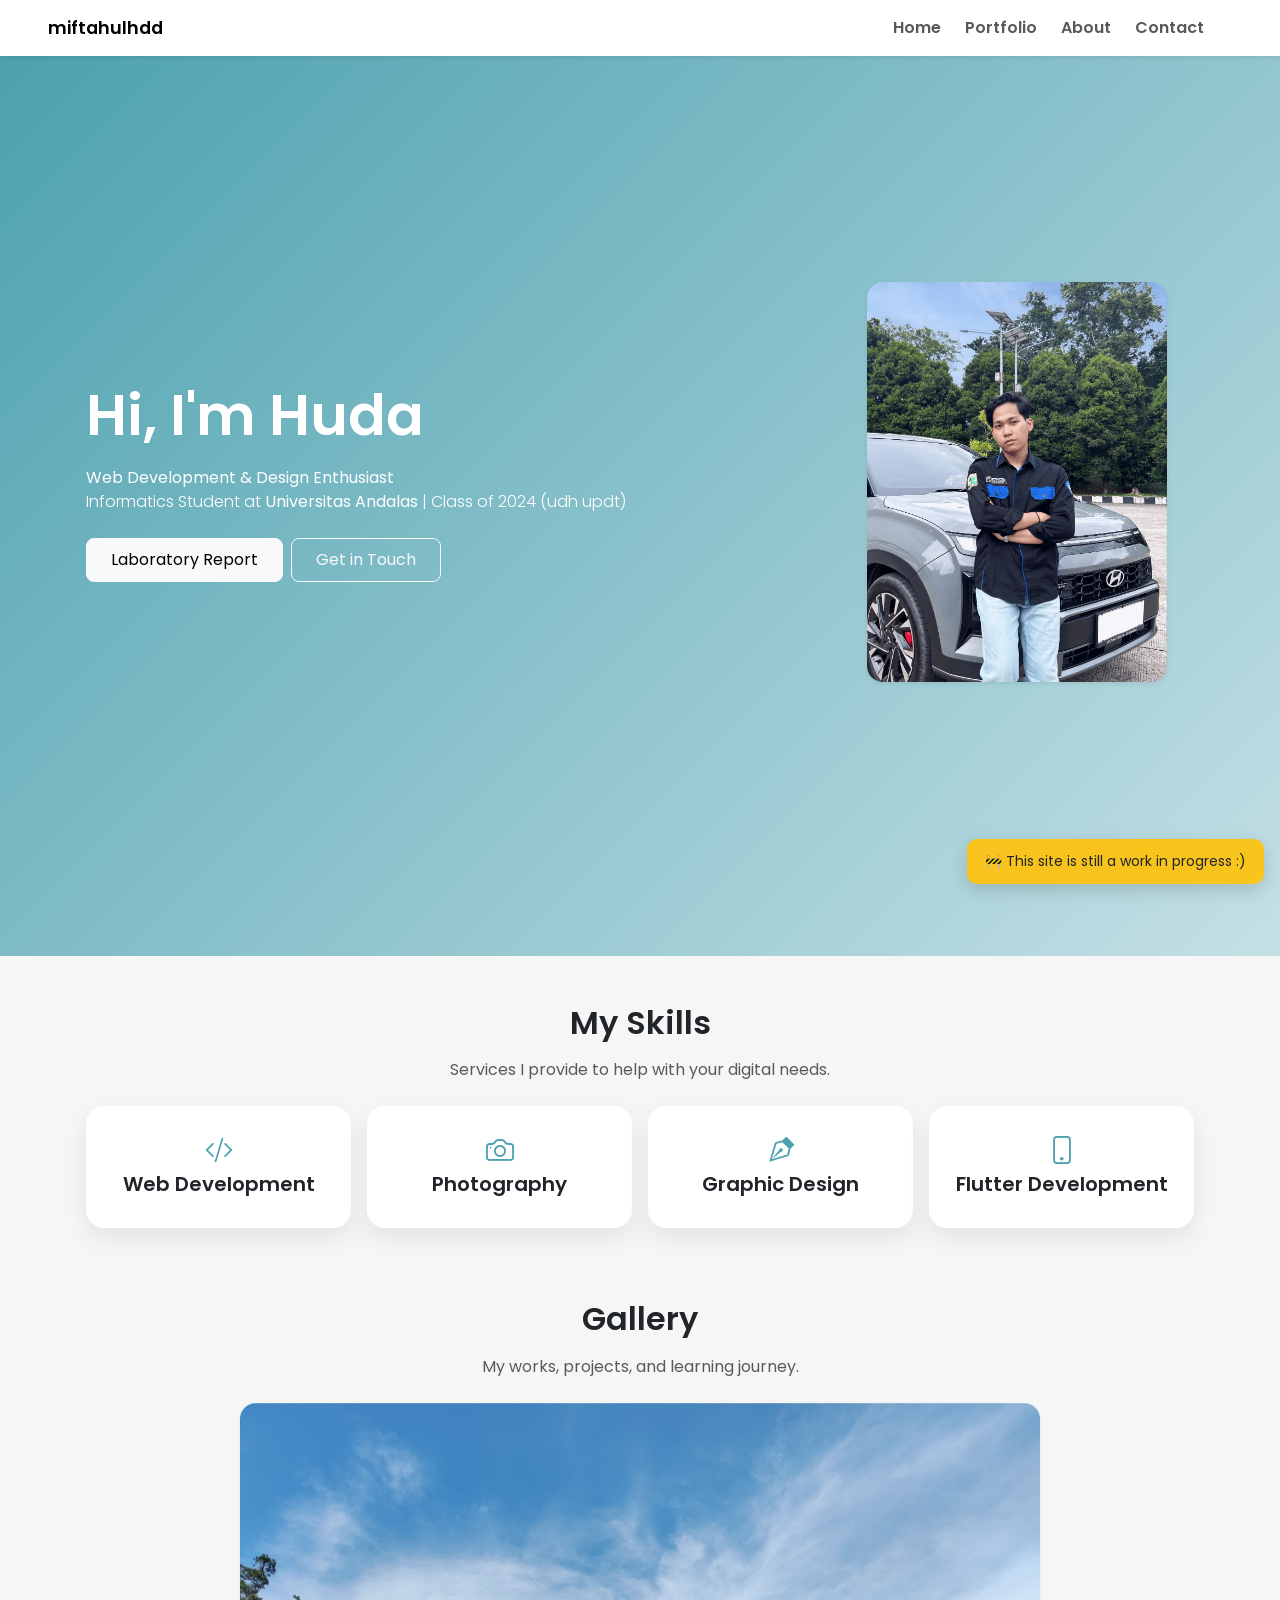
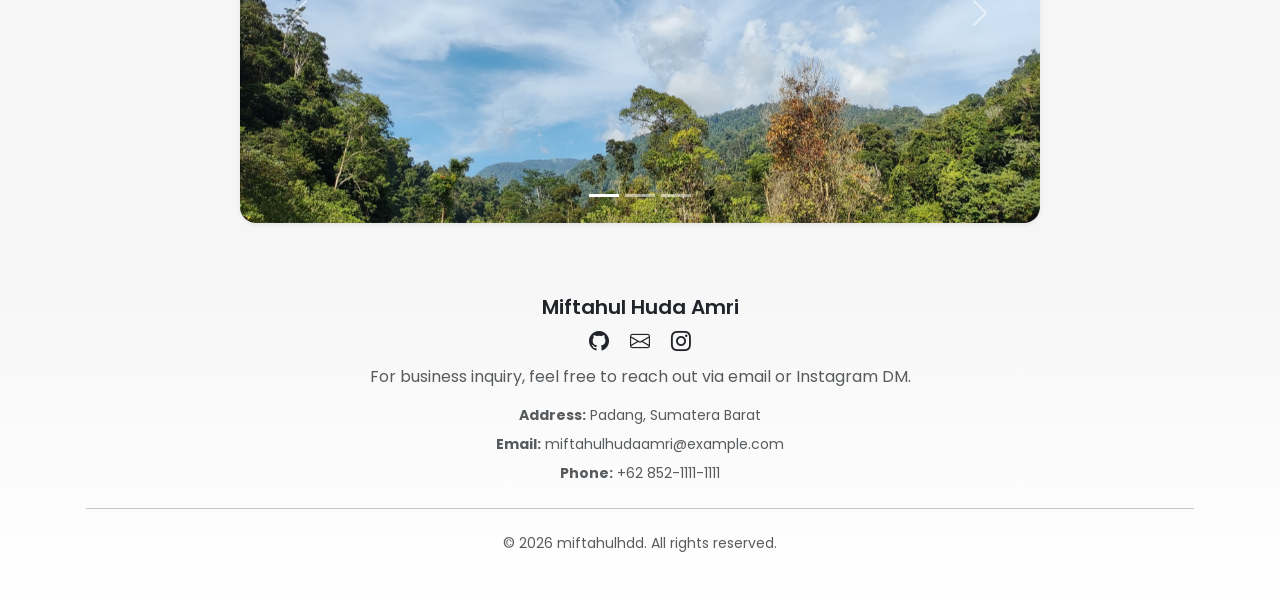
<file: index.html>
<!doctype html>
<html lang="en">
  <head>
    <meta charset="UTF-8" />
    <meta name="viewport" content="width=device-width, initial-scale=1.0" />
    <title>miftahulhdd - home</title>
    <link
      href="https://cdn.jsdelivr.net/npm/bootstrap@5.3.8/dist/css/bootstrap.min.css"
      rel="stylesheet"
      integrity="sha384-sRIl4kxILFvY47J16cr9ZwB07vP4J8+LH7qKQnuqkuIAvNWLzeN8tE5YBujZqJLB"
      crossorigin="anonymous"
    />
    <link
      rel="stylesheet"
      href="https://cdn.jsdelivr.net/npm/bootstrap-icons@1.13.1/font/bootstrap-icons.min.css"
    />
    <link
      href="https://fonts.googleapis.com/css2?family=Poppins:wght@300;400;500;600;700&display=swap"
      rel="stylesheet"
    />
    <link rel="stylesheet" href="style.css" />
  </head>
  <body>
    <div class="position-fixed bottom-0 end-0 p-3" style="z-index: 9999">
      <div id="devToast" class="custom-toast">
        🚧 This site is still a work in progress :)
      </div>
    </div>

    <!-- navbar -->
    <nav class="navbar navbar-expand-lg bg-white shadow-sm sticky-top">
      <div class="container-fluid px-3 px-lg-5">
        <a class="navbar-brand fw-semibold" href="#">miftahulhdd</a>
        <button
          class="navbar-toggler"
          type="button"
          data-bs-toggle="collapse"
          data-bs-target="#navbarNavAltMarkup"
          aria-controls="navbarNavAltMarkup"
          aria-expanded="false"
          aria-label="Toggle navigation"
        >
          <span class="navbar-toggler-icon"></span>
        </button>
        <div class="collapse navbar-collapse text-end" id="navbarNavAltMarkup">
          <div class="navbar-nav ms-auto fw-semibold me-lg-3">
            <a class="nav-link mx-1" href="index.html">Home</a>
            <a class="nav-link mx-1" href="portofolio.html">Portfolio</a>
            <a class="nav-link mx-1" href="about.html">About</a>
            <a class="nav-link mx-1" href="kontak.html">Contact</a>
          </div>
        </div>
      </div>
    </nav>
    <!-- end navbar -->

    <!-- start hero -->
    <section class="hero-section d-flex align-items-center">
      <div class="container px-3">
        <div class="row align-items-center">
          <!-- foto: tampil di atas di mobile (order-1), kanan di desktop -->
          <div
            class="col-lg-4 offset-lg-2 col-12 text-center order-1 order-lg-2 pt-5 pt-lg-0 pb-3 pb-lg-5"
          >
            <img
              src="assets/huda-hero.png"
              class="hero-image img-fluid rounded-4 shadow-sm"
              alt="Foto Huda"
            />
          </div>
          <!-- teks: tampil di bawah di mobile (order-2), kiri di desktop -->
          <div
            class="col-lg-6 text-white text-center text-lg-start order-2 order-lg-1 pb-5"
          >
            <h1 class="display-4 display-lg-3 fw-semibold mb-3">
              Hi, I'm Huda
            </h1>
            <p class="lead mb-4 fs-6 fs-md-5 fs-lg-4">
              <strong>Web Development & Design Enthusiast</strong><br />
              Informatics Student at <strong>Universitas Andalas</strong> |
              Class of 2024 (udh updt)
            </p>
            <div
              class="d-flex gap-2 justify-content-center justify-content-lg-start flex-wrap"
            >
              <a
                href="portofolio.html"
                class="btn btn-light btn-md px-4 rounded-3"
                >Laboratory Report</a
              >
              <a
                href="kontak.html"
                class="btn btn-outline-light btn-md px-4 rounded-3"
                >Get in Touch</a
              >
            </div>
          </div>
        </div>
      </div>
    </section>
    <!-- end hero -->

    <!-- skill start -->
    <section class="skills-section py-5">
      <div class="container px-3 text-center">
        <h2 class="fw-semibold mb-3">My Skills</h2>
        <p class="text-muted mb-4">
          Services I provide to help with your digital needs.
        </p>
        <div class="row g-3 justify-content-center">
          <!-- card1 -->
          <div class="col-6 col-md-6 col-lg-3">
            <div class="feature-card p-4 text-center">
              <i class="bi bi-code-slash fs-3 mb-3"></i>
              <h5 class="fw-semibold">Web Development</h5>
            </div>
          </div>
          <!-- card2 -->
          <div class="col-6 col-md-6 col-lg-3">
            <div class="feature-card p-4 text-center">
              <i class="bi bi-camera fs-3 mb-3"></i>
              <h5 class="fw-semibold">Photography</h5>
            </div>
          </div>
          <!-- card3 -->
          <div class="col-6 col-md-6 col-lg-3">
            <div class="feature-card p-4 text-center">
              <i class="bi bi-vector-pen fs-3 mb-3"></i>
              <h5 class="fw-semibold">Graphic Design</h5>
            </div>
          </div>
          <!-- card4 -->
          <div class="col-6 col-md-6 col-lg-3">
            <div class="feature-card p-4 text-center">
              <i class="bi bi-phone fs-3 mb-3"></i>
              <h5 class="fw-semibold">Flutter Development</h5>
            </div>
          </div>
        </div>
      </div>
    </section>
    <!-- skills end -->

    <!-- gallery start -->
    <section class="gallery-section py-4">
      <div class="container px-3">
        <h2 class="text-center fw-semibold mb-3">Gallery</h2>
        <p class="text-center text-muted mb-4">
          My works, projects, and learning journey.
        </p>
        <div
          id="carouselGallery"
          class="carousel slide carousel-fade"
          data-bs-ride="carousel"
          data-bs-interval="3000"
        >
          <div class="carousel-indicators">
            <button
              type="button"
              data-bs-target="#carouselGallery"
              data-bs-slide-to="0"
              class="active"
              aria-current="true"
              aria-label="Slide 1"
            ></button>
            <button
              type="button"
              data-bs-target="#carouselGallery"
              data-bs-slide-to="1"
              aria-label="Slide 2"
            ></button>
            <button
              type="button"
              data-bs-target="#carouselGallery"
              data-bs-slide-to="2"
              aria-label="Slide 3"
            ></button>
          </div>
          <div class="carousel-inner rounded-4 shadow-sm">
            <div class="carousel-item active">
              <img
                src="assets/gallery-1.jpg"
                class="d-block w-100"
                style="max-height: 420px; object-fit: cover"
                alt="Scenery"
              />
            </div>
            <div class="carousel-item">
              <img
                src="assets/gallery-2.jpg"
                class="d-block w-100"
                style="max-height: 420px; object-fit: cover"
                alt="LKMM-TD FTI 25"
              />
            </div>
            <div class="carousel-item">
              <img
                src="assets/gallery-4.JPG"
                class="d-block w-100"
                style="max-height: 420px; object-fit: cover"
                alt="BAKTI FTI 26"
              />
            </div>
            <div class="carousel-item">
              <img
                src="assets/gallery-3.JPG"
                class="d-block w-100"
                style="max-height: 420px; object-fit: cover"
                alt="Unand"
              />
            </div>
          </div>
          <button
            class="carousel-control-prev"
            type="button"
            data-bs-target="#carouselGallery"
            data-bs-slide="prev"
          >
            <span class="carousel-control-prev-icon" aria-hidden="true"></span>
            <span class="visually-hidden">Previous</span>
          </button>
          <button
            class="carousel-control-next"
            type="button"
            data-bs-target="#carouselGallery"
            data-bs-slide="next"
          >
            <span class="carousel-control-next-icon" aria-hidden="true"></span>
            <span class="visually-hidden">Next</span>
          </button>
        </div>
      </div>
    </section>
    <!-- gallery end -->

    <!-- footer start -->
    <footer class="footer-section py-5 text-center">
      <div class="container px-3">
        <h5 class="fw-semibold text-dark mb-2">Miftahul Huda Amri</h5>
        <div class="mb-2">
          <a
            href="https://github.com/miftahulhdd"
            target="_blank"
            class="text-dark text-decoration-none mx-2"
            style="font-size: 20px"
          >
            <i class="bi bi-github"></i>
          </a>
          <a
            href=""
            class="text-dark text-decoration-none mx-2"
            style="font-size: 20px"
          >
            <i class="bi bi-envelope"></i>
          </a>
          <a
            href="https://instagram.com/miftahulhdd"
            target="_blank"
            class="text-dark text-decoration-none mx-2"
            style="font-size: 20px"
          >
            <i class="bi bi-instagram"></i>
          </a>
        </div>
        <p class="text-muted mb-3" style="max-width: 600px; margin: 0 auto">
          For business inquiry, feel free to reach out via email or Instagram
          DM.
        </p>
        <ul class="list-unstyled text-muted small mb-3">
          <li class="mb-2"><strong>Address:</strong> Padang, Sumatera Barat</li>
          <li class="mb-2">
            <strong>Email:</strong> miftahulhudaamri@example.com
          </li>
          <li class="mb-2"><strong>Phone:</strong> +62 852-1111-1111</li>
        </ul>
        <hr class="my-4" />
        <div class="text-muted small">
          &copy; 2026 miftahulhdd. All rights reserved.
        </div>
      </div>
    </footer>
    <!-- footer end -->

    <script
      src="https://cdn.jsdelivr.net/npm/bootstrap@5.3.8/dist/js/bootstrap.bundle.min.js"
      integrity="sha384-FKyoEForCGlyvwx9Hj09JcYn3nv7wiPVlz7YYwJrWVcXK/BmnVDxM+D2scQbITxI"
      crossorigin="anonymous"
    ></script>
    <script src="script.js"></script>
  </body>
</html>
</file>
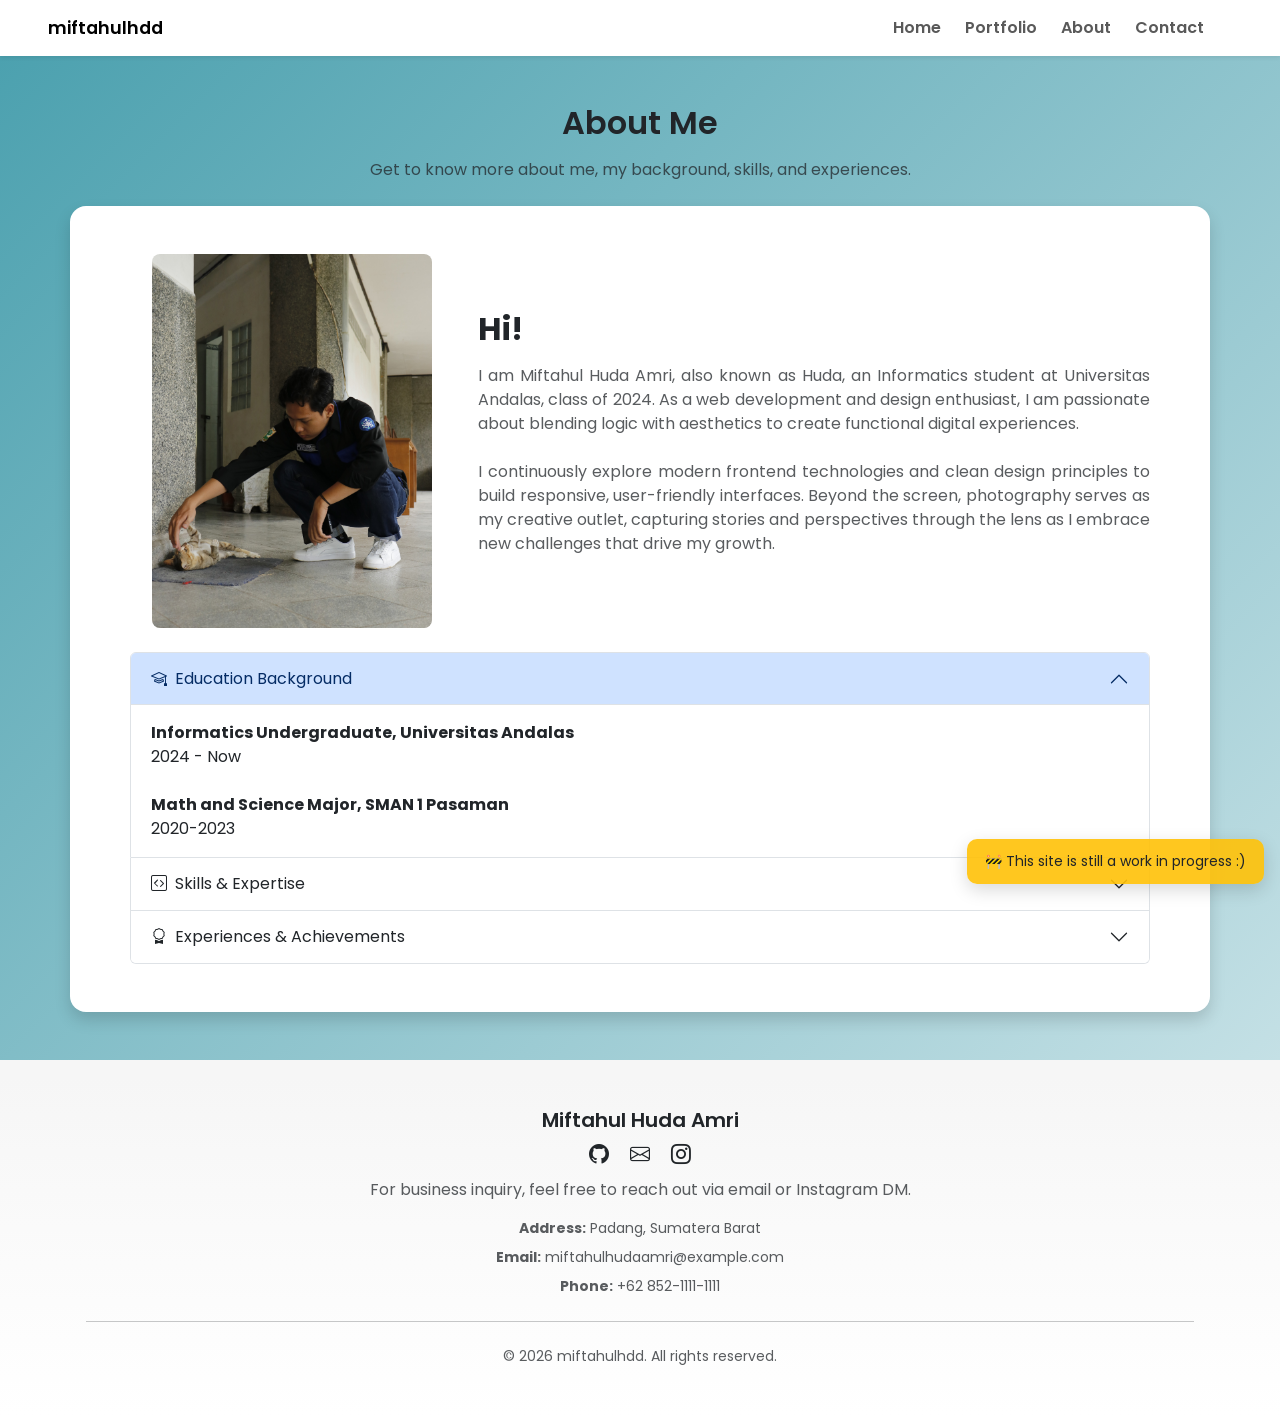
<file: about.html>
<!doctype html>
<html lang="en">
  <head>
    <meta charset="UTF-8" />
    <meta name="viewport" content="width=device-width, initial-scale=1.0" />
    <title>miftahulhdd - about</title>
    <link
      href="https://cdn.jsdelivr.net/npm/bootstrap@5.3.8/dist/css/bootstrap.min.css"
      rel="stylesheet"
      integrity="sha384-sRIl4kxILFvY47J16cr9ZwB07vP4J8+LH7qKQnuqkuIAvNWLzeN8tE5YBujZqJLB"
      crossorigin="anonymous"
    />
    <link
      rel="stylesheet"
      href="https://cdn.jsdelivr.net/npm/bootstrap-icons@1.13.1/font/bootstrap-icons.min.css"
    />
    <link
      href="https://fonts.googleapis.com/css2?family=Poppins:wght@300;400;500;600;700&display=swap"
      rel="stylesheet"
    />
    <link rel="stylesheet" href="style.css" />
  </head>
  <body>

    <div class="position-fixed bottom-0 end-0 p-3" style="z-index: 9999">
      <div id="devToast" class="custom-toast">
        🚧 This site is still a work in progress :)
      </div>
    </div>

    <!-- navbar -->
    <nav class="navbar navbar-expand-lg bg-white shadow-sm sticky-top">
      <div class="container-fluid px-3 px-lg-5">
        <a class="navbar-brand fw-semibold" href="#">miftahulhdd</a>
        <button
          class="navbar-toggler"
          type="button"
          data-bs-toggle="collapse"
          data-bs-target="#navbarNavAltMarkup"
          aria-controls="navbarNavAltMarkup"
          aria-expanded="false"
          aria-label="Toggle navigation"
        >
          <span class="navbar-toggler-icon"></span>
        </button>
        <div class="collapse navbar-collapse text-end" id="navbarNavAltMarkup">
          <div class="navbar-nav ms-auto fw-semibold me-lg-3">
            <a class="nav-link mx-1" href="index.html">Home</a>
            <a class="nav-link mx-1" href="portofolio.html">Portfolio</a>
            <a class="nav-link mx-1" href="about.html">About</a>
            <a class="nav-link mx-1" href="kontak.html">Contact</a>
          </div>
        </div>
      </div>
    </nav>
    <!-- end navbar -->

    <!-- about me start -->
    <section id="aboutme" class="about-section px-3 py-5">
      <div class="container">
        <h2 class="text-center fw-semibold mb-3">About Me</h2>
        <p class="text-center text-muted mb-4">
          Get to know more about me, my background, skills, and experiences.
        </p>
        <div class="container px-0">
          <div
            class="row justify-content-center align-items-center bg-white shadow rounded-4 p-3 p-md-4 p-lg-5"
          >
            <!-- Foto -->
            <div class="col-12 col-md-4 text-center mb-3 mb-md-0">
              <img
                src="assets/huda-about.JPG"
                alt="Photo"
                class="img-fluid rounded-3 about-photo"
              />
            </div>
            <!-- Deskripsi -->
            <div class="desc col-12 col-md-8">
              <h2 class="fw-bold mb-3 text-center text-md-start">Hi!</h2>
              <p class="text-muted">
                I am Miftahul Huda Amri, also known as Huda, an Informatics
                student at Universitas Andalas, class of 2024. As a web
                development and design enthusiast, I am passionate about
                blending logic with aesthetics to create functional digital
                experiences.
                <br /><br />
                I continuously explore modern frontend technologies and clean
                design principles to build responsive, user-friendly interfaces.
                Beyond the screen, photography serves as my creative outlet,
                capturing stories and perspectives through the lens as I embrace
                new challenges that drive my growth.
              </p>
            </div>

            <!-- accordion start -->
            <div class="accordion mt-4 col-12" id="accordionExample">
              <div class="accordion-item">
                <h2 class="accordion-header">
                  <button
                    class="accordion-button"
                    type="button"
                    data-bs-toggle="collapse"
                    data-bs-target="#collapseOne"
                    aria-expanded="true"
                    aria-controls="collapseOne"
                  >
                    <i class="bi bi-mortarboard me-2"></i>
                    Education Background
                  </button>
                </h2>
                <div
                  id="collapseOne"
                  class="accordion-collapse collapse show"
                  data-bs-parent="#accordionExample"
                >
                  <div class="accordion-body">
                    <strong
                      >Informatics Undergraduate, Universitas Andalas</strong
                    ><br />2024 - Now<br /><br />
                    <strong>Math and Science Major, SMAN 1 Pasaman</strong
                    ><br />2020-2023
                  </div>
                </div>
              </div>
              <div class="accordion-item">
                <h2 class="accordion-header">
                  <button
                    class="accordion-button collapsed"
                    type="button"
                    data-bs-toggle="collapse"
                    data-bs-target="#collapseTwo"
                    aria-expanded="false"
                    aria-controls="collapseTwo"
                  >
                    <i class="bi bi-code-square me-2"></i>
                    Skills &amp; Expertise
                  </button>
                </h2>
                <div
                  id="collapseTwo"
                  class="accordion-collapse collapse"
                  data-bs-parent="#accordionExample"
                >
                  <div class="accordion-body">
                    <strong>Front-End Development:</strong> HTML, CSS,
                    Bootstrap<br /><br />
                    <strong>Design Tools:</strong> Adobe Photoshop, Figma,
                    Canva<br /><br />
                    <strong>Photography:</strong> Portrait, Landscape, Event
                    Photography<br /><br />
                    <strong>Soft Skills:</strong> Problem-solving, Teamwork,
                    Communication
                  </div>
                </div>
              </div>
              <div class="accordion-item">
                <h2 class="accordion-header">
                  <button
                    class="accordion-button collapsed"
                    type="button"
                    data-bs-toggle="collapse"
                    data-bs-target="#collapseThree"
                    aria-expanded="false"
                    aria-controls="collapseThree"
                  >
                    <i class="bi bi-award me-2"></i>
                    Experiences &amp; Achievements
                  </button>
                </h2>
                <div
                  id="collapseThree"
                  class="accordion-collapse collapse"
                  data-bs-parent="#accordionExample"
                >
                  <div class="accordion-body">
                    <strong
                      >Vice Precident of Himpunan Mahasiswa Informatika,
                      Universitas Andalas</strong
                    ><br />June 2024 - September 2026<br /><br />
                    <strong
                      >Event Division Staff, Information Technology Faculty Orientation (BAKTI FTI) 2026</strong
                    ><br />August 2026<br /><br />
                    <strong
                      >Media Team, Informatics Department Orientation (BAKTI Departemen)</strong
                    ><br />August 2025 and 2026<br /><br />
                    <strong
                      >Division Coordinator for Discipline and Medical Affairs,
                      LKMM-TD FTI 2025</strong
                    ><br />September 2025<br /><br />
                    <strong>Staff for Media Affairs, FESTIKA 2025 and 2026</strong
                    ><br />May 2025 and 2026<br />
                  </div>
                </div>
              </div>
            </div>
            <!-- accordion end -->
          </div>
        </div>
      </div>
    </section>
    <!-- about me end -->

    <!-- footer start -->
    <footer class="footer-section py-5 text-center">
      <div class="container px-3">
        <h5 class="fw-semibold text-dark mb-2">Miftahul Huda Amri</h5>
        <div class="mb-2">
          <a
            href="https://github.com/miftahulhdd"
            target="_blank"
            class="text-dark text-decoration-none mx-2"
            style="font-size: 20px"
          >
            <i class="bi bi-github"></i>
          </a>
          <a
            href=""
            class="text-dark text-decoration-none mx-2"
            style="font-size: 20px"
          >
            <i class="bi bi-envelope"></i>
          </a>
          <a
            href="https://instagram.com/miftahulhdd"
            target="_blank"
            class="text-dark text-decoration-none mx-2"
            style="font-size: 20px"
          >
            <i class="bi bi-instagram"></i>
          </a>
        </div>
        <p class="text-muted mb-3" style="max-width: 600px; margin: 0 auto">
          For business inquiry, feel free to reach out via email or Instagram
          DM.
        </p>
        <ul class="list-unstyled text-muted small mb-3">
          <li class="mb-2"><strong>Address:</strong> Padang, Sumatera Barat</li>
          <li class="mb-2">
            <strong>Email:</strong> miftahulhudaamri@example.com
          </li>
          <li class="mb-2"><strong>Phone:</strong> +62 852-1111-1111</li>
        </ul>
        <hr class="my-4" />
        <div class="text-muted small">
          &copy; 2026 miftahulhdd. All rights reserved.
        </div>
      </div>
    </footer>
    <!-- footer end -->

    <script
      src="https://cdn.jsdelivr.net/npm/bootstrap@5.3.8/dist/js/bootstrap.bundle.min.js"
      integrity="sha384-FKyoEForCGlyvwx9Hj09JcYn3nv7wiPVlz7YYwJrWVcXK/BmnVDxM+D2scQbITxI"
      crossorigin="anonymous"
    ></script>
    <script src="script.js"></script>
  </body>
</html>
</file>
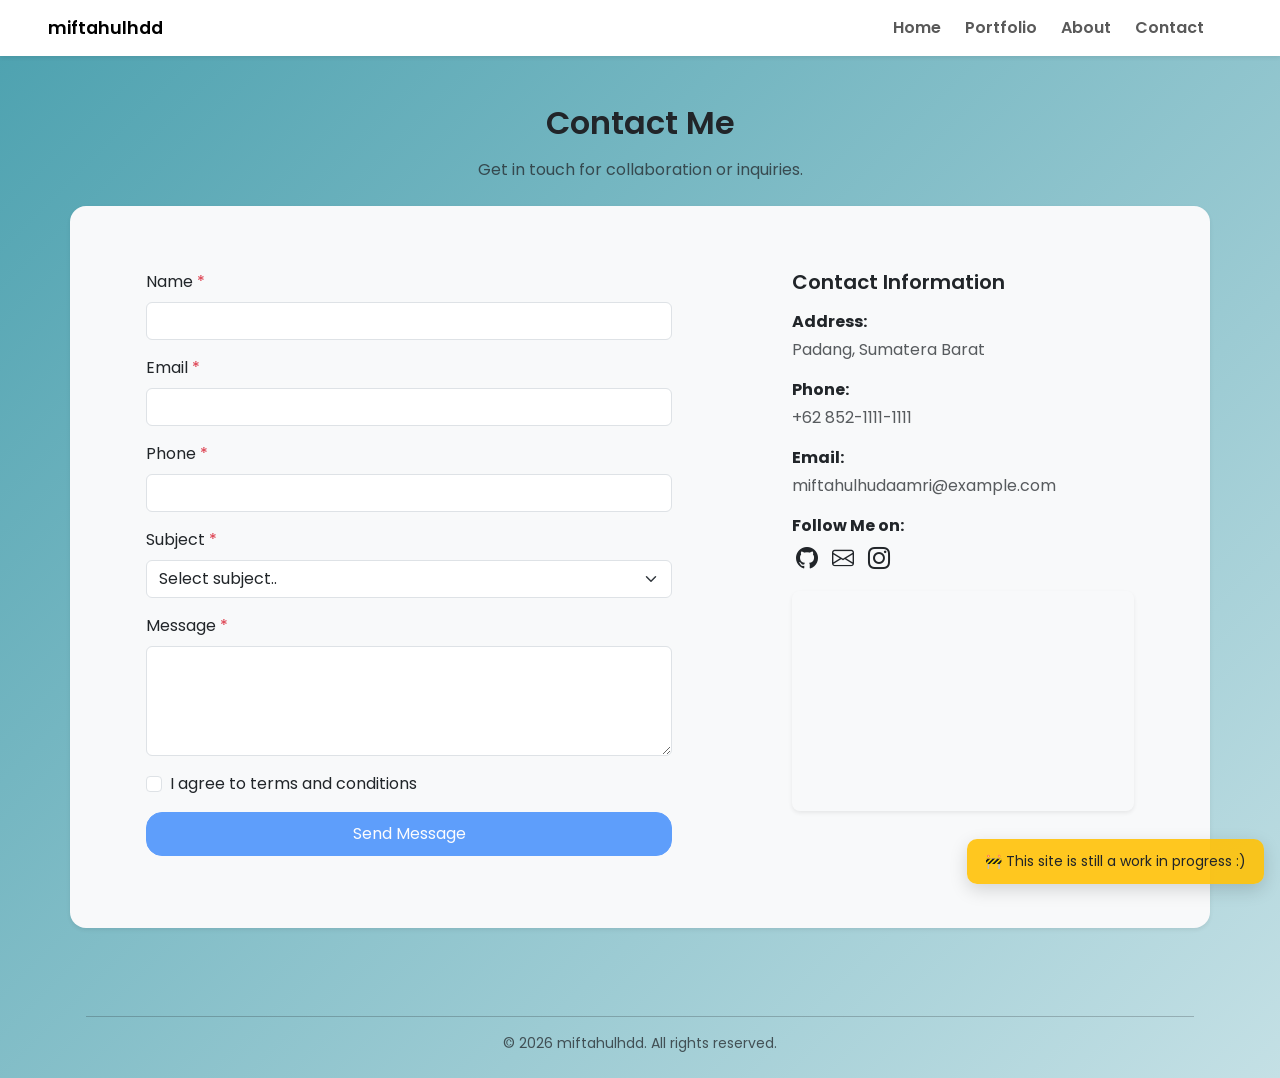
<file: kontak.html>
<!doctype html>
<html lang="en">
  <head>
    <meta charset="UTF-8" />
    <meta name="viewport" content="width=device-width, initial-scale=1.0" />
    <title>miftahulhdd - contact</title>
    <link
      href="https://cdn.jsdelivr.net/npm/bootstrap@5.3.8/dist/css/bootstrap.min.css"
      rel="stylesheet"
      integrity="sha384-sRIl4kxILFvY47J16cr9ZwB07vP4J8+LH7qKQnuqkuIAvNWLzeN8tE5YBujZqJLB"
      crossorigin="anonymous"
    />
    <link
      rel="stylesheet"
      href="https://cdn.jsdelivr.net/npm/bootstrap-icons@1.13.1/font/bootstrap-icons.min.css"
    />
    <link
      href="https://fonts.googleapis.com/css2?family=Poppins:wght@300;400;500;600;700&display=swap"
      rel="stylesheet"
    />
    <link rel="stylesheet" href="style.css" />
  </head>
  <body class="body-contact">
    
    <div class="position-fixed bottom-0 end-0 p-3" style="z-index: 9999">
      <div id="devToast" class="custom-toast">
        🚧 This site is still a work in progress :)
      </div>
    </div>

    <!-- navbar -->
    <nav class="navbar navbar-expand-lg bg-white shadow-sm sticky-top">
      <div class="container-fluid px-3 px-lg-5">
        <a class="navbar-brand fw-semibold" href="#">miftahulhdd</a>
        <button
          class="navbar-toggler"
          type="button"
          data-bs-toggle="collapse"
          data-bs-target="#navbarNavAltMarkup"
          aria-controls="navbarNavAltMarkup"
          aria-expanded="false"
          aria-label="Toggle navigation"
        >
          <span class="navbar-toggler-icon"></span>
        </button>
        <div class="collapse navbar-collapse text-end" id="navbarNavAltMarkup">
          <div class="navbar-nav ms-auto fw-semibold me-lg-3">
            <a class="nav-link mx-1" href="index.html">Home</a>
            <a class="nav-link mx-1" href="portofolio.html">Portfolio</a>
            <a class="nav-link mx-1" href="about.html">About</a>
            <a class="nav-link mx-1" href="kontak.html">Contact</a>
          </div>
        </div>
      </div>
    </nav>
    <!-- end navbar -->

    <!-- start form and contact -->
    <section id="contact" class="p-3 p-md-5">
      <div class="container">
        <h2 class="text-center fw-semibold mb-3">Contact Me</h2>
        <p class="text-center text-muted mb-4">
          Get in touch for collaboration or inquiries.
        </p>
        <div class="row bg-light rounded-4 p-2 p-md-3 shadow-sm">
          <!-- form -->
          <div class="col-12 col-lg-7">
            <div class="p-3 p-lg-5">
              <!-- alerts -->
              <div
                id="alertSuccess"
                class="alert alert-success d-none"
                role="alert"
              >
                Your message has been sent successfully!
              </div>
              <div
                id="alertError"
                class="alert alert-danger d-none"
                role="alert"
              >
                Something went wrong. Please try again.
              </div>
              <div
                id="alertWarning"
                class="alert alert-warning d-none"
                role="alert"
              >
                Please double-check your input.
              </div>

              <form id="contactForm">
                <!-- nama -->
                <div class="mb-3">
                  <label class="form-label"
                    >Name <span class="text-danger">*</span></label
                  >
                  <input type="text" class="form-control" id="name" required />
                  <div class="invalid-feedback">Name is required.</div>
                </div>
                <!-- email -->
                <div class="mb-3">
                  <label class="form-label"
                    >Email <span class="text-danger">*</span></label
                  >
                  <input
                    type="email"
                    class="form-control"
                    id="email"
                    required
                  />
                  <div class="invalid-feedback">
                    Enter a valid email address.
                  </div>
                </div>
                <!-- nohp -->
                <div class="mb-3">
                  <label class="form-label"
                    >Phone <span class="text-danger">*</span></label
                  >
                  <input type="tel" class="form-control" id="phone" required />
                  <div class="invalid-feedback">Phone number is required.</div>
                </div>
                <!-- subject -->
                <div class="mb-3">
                  <label class="form-label"
                    >Subject <span class="text-danger">*</span></label
                  >
                  <select id="subject" class="form-select" required>
                    <option value="" selected disabled>Select subject..</option>
                    <option>Project Inquiry</option>
                    <option>Collaboration</option>
                    <option>Support</option>
                    <option>Other</option>
                  </select>
                  <div class="invalid-feedback">Please choose a subject.</div>
                </div>
                <!-- message -->
                <div class="mb-3">
                  <label class="form-label"
                    >Message <span class="text-danger">*</span></label
                  >
                  <textarea
                    id="message"
                    class="form-control"
                    rows="4"
                    required
                  ></textarea>
                  <div class="invalid-feedback">Message cannot be empty.</div>
                </div>

                <div class="form-check mb-3">
                  <input
                    class="form-check-input"
                    type="checkbox"
                    id="agree"
                    required
                  />
                  <label class="form-check-label" for="agree">
                    I agree to terms and conditions
                  </label>
                  <div class="invalid-feedback">
                    You must agree before submitting.
                  </div>
                </div>

                <button
                  id="submitBtn"
                  class="btn btn-primary rounded-4 w-100 mb-2"
                  type="submit"
                >
                  Send Message
                </button>
              </form>
            </div>
          </div>
          <!-- form end -->

          <!-- info dan map -->
          <div class="col-12 col-lg-5">
            <div class="p-3 p-lg-5">
              <h5 class="fw-semibold mb-3">Contact Information</h5>
              <p class="mb-1"><strong>Address:</strong></p>
              <p class="text-muted">Padang, Sumatera Barat</p>
              <p class="mb-1"><strong>Phone:</strong></p>
              <p class="text-muted">+62 852-1111-1111</p>
              <p class="mb-1"><strong>Email:</strong></p>
              <p class="text-muted">miftahulhudaamri@example.com</p>
              <p class="mb-1"><strong>Follow Me on:</strong></p>
              <div class="mb-3">
                <a
                  href="https://github.com/miftahulhdd"
                  target="_blank"
                  class="text-dark text-decoration-none mx-1"
                  style="font-size: 22px"
                >
                  <i class="bi bi-github"></i>
                </a>
                <a
                  href=""
                  class="text-dark text-decoration-none mx-1"
                  style="font-size: 22px"
                >
                  <i class="bi bi-envelope"></i>
                </a>
                <a
                  href="https://instagram.com/miftahulhdd"
                  target="_blank"
                  class="text-dark text-decoration-none mx-1"
                  style="font-size: 22px"
                >
                  <i class="bi bi-instagram"></i>
                </a>
              </div>

              <!-- maps embed -->
              <iframe
                src="https://www.google.com/maps/embed?pb=!1m18!1m12!1m3!1d15957.08594129031!2d100.36350379349506!3d-0.9486241802870921!2m3!1f0!2f0!3f0!3m2!1i1024!2i768!4f13.1!3m3!1m2!1s0x2fd4b942e2b117bb%3A0xb8468cb5c3046ba5!2sPadang%2C%20Kota%20Padang%2C%20Sumatera%20Barat!5e0!3m2!1sid!2sid!4v1765456318721!5m2!1sid!2sid"
                width="100%"
                height="220"
                style="border: 0"
                loading="lazy"
                class="shadow-sm rounded-3"
                referrerpolicy="no-referrer-when-downgrade"
              ></iframe>
            </div>
          </div>
          <!-- info dan map end -->
        </div>
      </div>
    </section>
    <!-- end form and contact -->

    <!-- footer -->
    <footer class="contactfooter-section py-4 text-center">
      <div class="container px-3">
        <hr class="my-3" />
        <div class="text-muted small">
          &copy; 2026 miftahulhdd. All rights reserved.
        </div>
      </div>
    </footer>
    <!-- footer end -->

    <script
      src="https://cdn.jsdelivr.net/npm/bootstrap@5.3.8/dist/js/bootstrap.bundle.min.js"
      integrity="sha384-FKyoEForCGlyvwx9Hj09JcYn3nv7wiPVlz7YYwJrWVcXK/BmnVDxM+D2scQbITxI"
      crossorigin="anonymous"
    ></script>
    <script src="script.js"></script>
  </body>
</html>
</file>
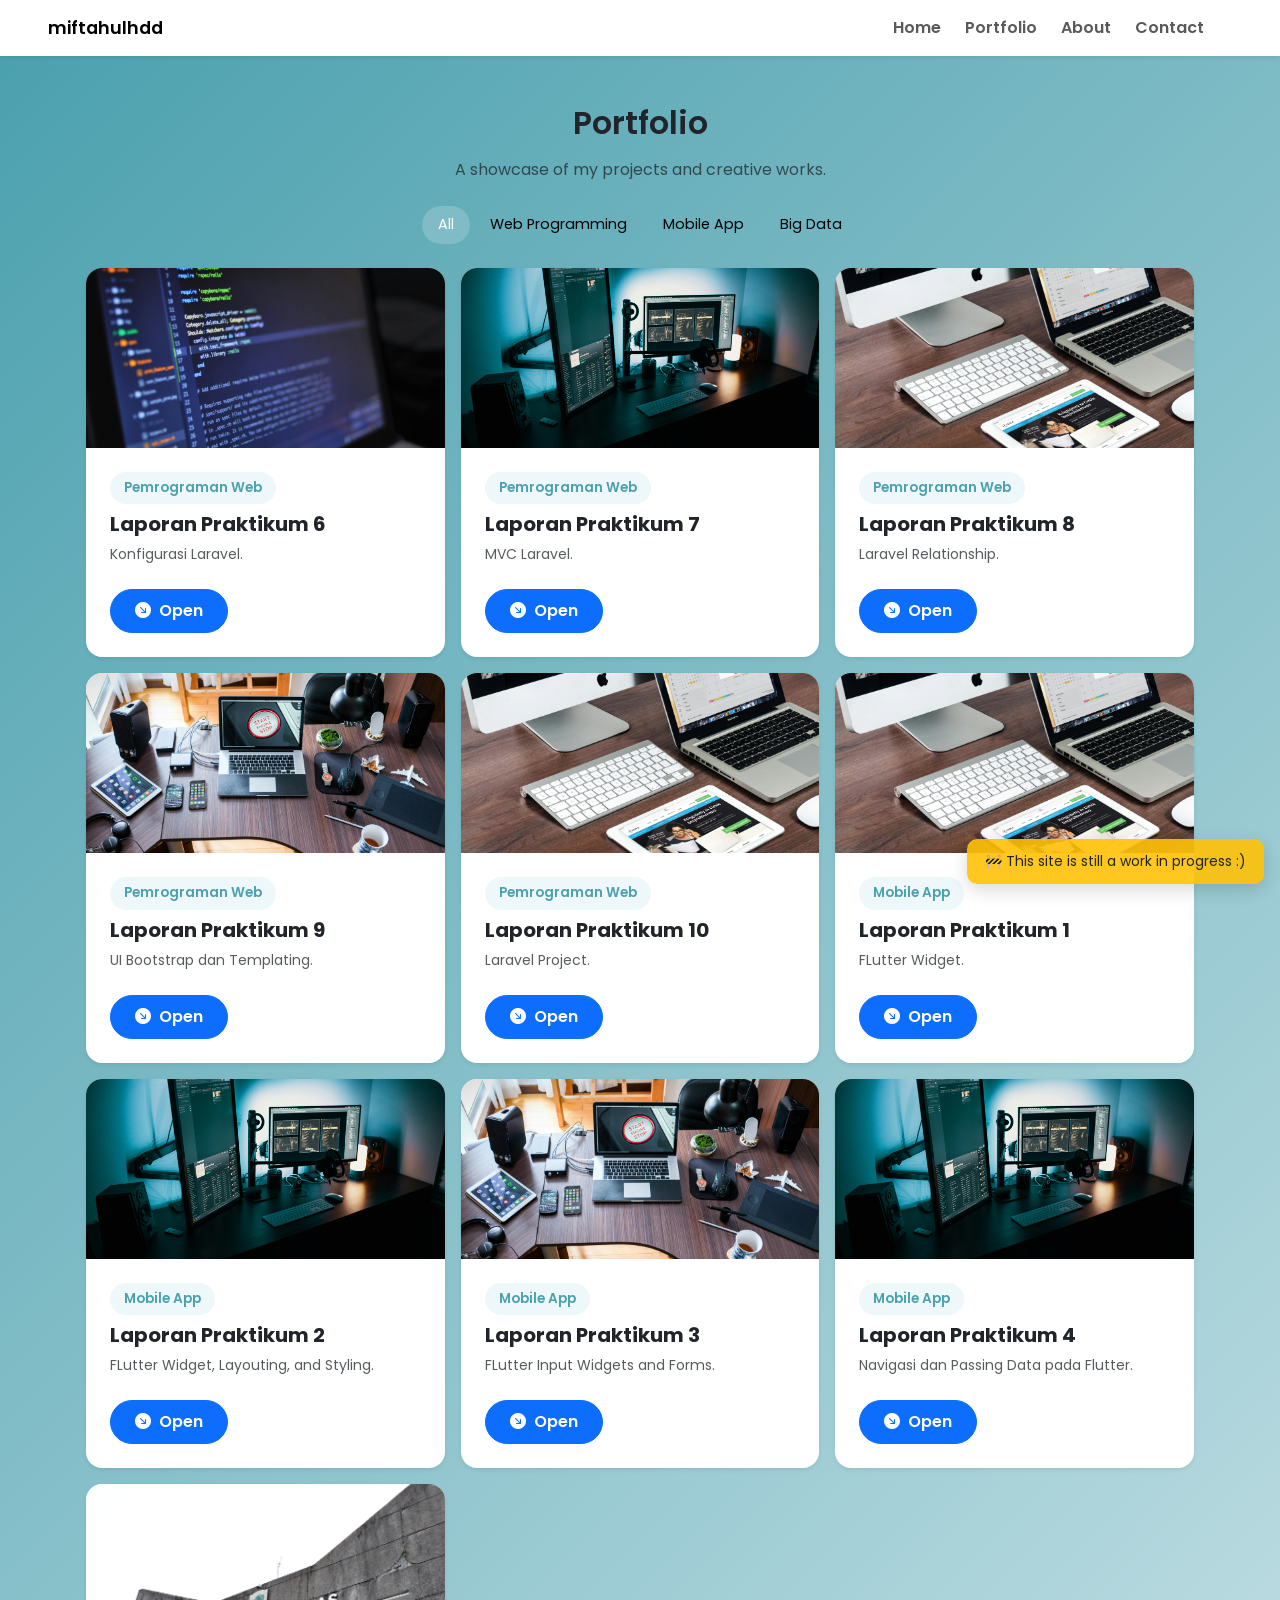
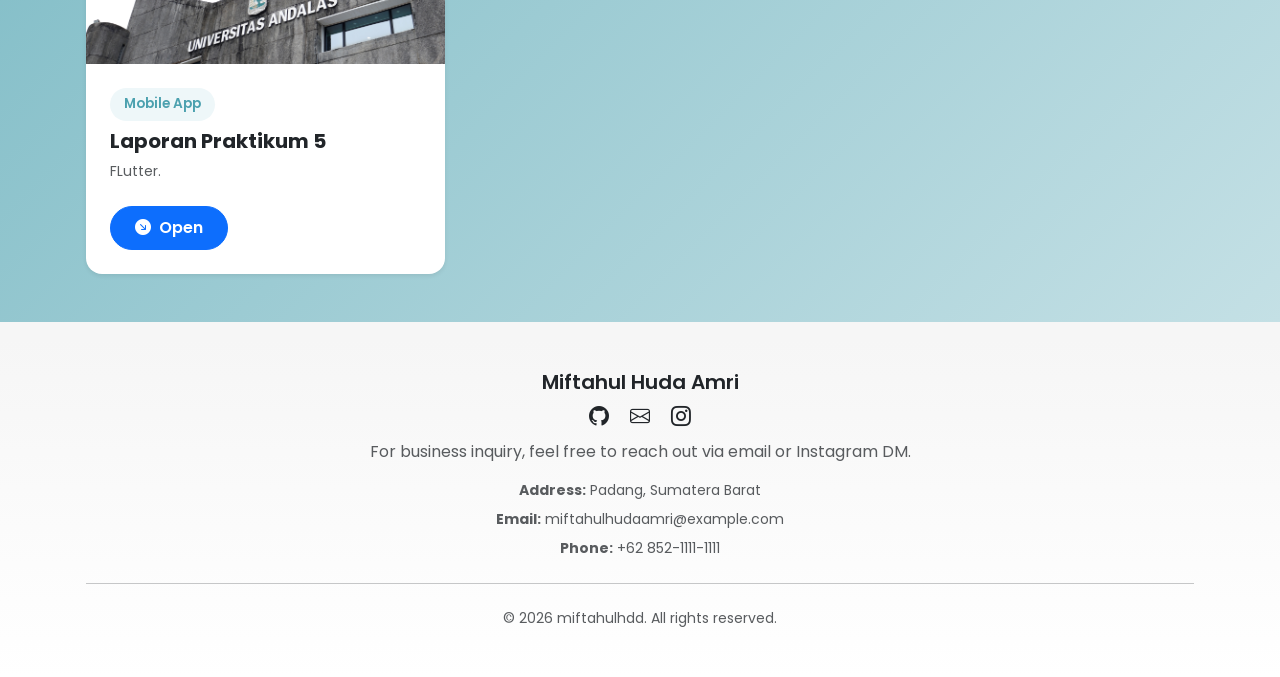
<file: portofolio.html>
<!doctype html>
<html lang="en">
  <head>
    <meta charset="UTF-8" />
    <meta name="viewport" content="width=device-width, initial-scale=1.0" />
    <title>miftahulhdd - portofolio</title>
    <link
      href="https://cdn.jsdelivr.net/npm/bootstrap@5.3.8/dist/css/bootstrap.min.css"
      rel="stylesheet"
      integrity="sha384-sRIl4kxILFvY47J16cr9ZwB07vP4J8+LH7qKQnuqkuIAvNWLzeN8tE5YBujZqJLB"
      crossorigin="anonymous"
    />
    <link
      rel="stylesheet"
      href="https://cdn.jsdelivr.net/npm/bootstrap-icons@1.13.1/font/bootstrap-icons.min.css"
    />
    <link
      href="https://fonts.googleapis.com/css2?family=Poppins:wght@300;400;500;600;700&display=swap"
      rel="stylesheet"
    />
    <link rel="stylesheet" href="style.css" />
  </head>
  <body>
    <div class="position-fixed bottom-0 end-0 p-3" style="z-index: 9999">
      <div id="devToast" class="custom-toast">
        🚧 This site is still a work in progress :)
      </div>
    </div>

    <!-- navbar -->
    <nav class="navbar navbar-expand-lg bg-white shadow-sm sticky-top">
      <div class="container-fluid px-3 px-lg-5">
        <a class="navbar-brand fw-semibold" href="#">miftahulhdd</a>
        <button
          class="navbar-toggler"
          type="button"
          data-bs-toggle="collapse"
          data-bs-target="#navbarNavAltMarkup"
          aria-controls="navbarNavAltMarkup"
          aria-expanded="false"
          aria-label="Toggle navigation"
        >
          <span class="navbar-toggler-icon"></span>
        </button>
        <div class="collapse navbar-collapse text-end" id="navbarNavAltMarkup">
          <div class="navbar-nav ms-auto fw-semibold me-lg-3">
            <a class="nav-link mx-1" href="index.html">Home</a>
            <a class="nav-link mx-1" href="portofolio.html">Portfolio</a>
            <a class="nav-link mx-1" href="about.html">About</a>
            <a class="nav-link mx-1" href="kontak.html">Contact</a>
          </div>
        </div>
      </div>
    </nav>
    <!-- end navbar -->

    <!-- portfolio start -->
    <section id="portfolio" class="portofolio-section py-4 py-md-5">
      <div class="container px-3">
        <h2 class="text-center fw-semibold mb-3">Portfolio</h2>
        <p class="text-center text-muted mb-4">
          A showcase of my projects and creative works.
        </p>

        <!-- filter tabs -->
        <ul
          class="nav nav-pills justify-content-center mb-4 flex-wrap gap-1"
          id="portfolioTabs"
        >
          <li class="nav-item">
            <button class="nav-link active rounded-pill" data-category="all">
              All
            </button>
          </li>
          <li class="nav-item">
            <button
              class="nav-link rounded-pill"
              data-category="web-programming"
            >
              Web Programming
            </button>
          </li>
          <li class="nav-item">
            <button class="nav-link rounded-pill" data-category="mobile-app">
              Mobile App
            </button>
          </li>
          <li class="nav-item">
            <button class="nav-link rounded-pill" data-category="big-data">
              Big Data
            </button>
          </li>
        </ul>

        <!-- portfolio grid: 2 kolom di mobile, 3 di desktop -->
        <div class="row g-3" id="portfolioGrid">
          <!-- Laporan Praktikum 6 -->
          <div
            class="col-12 col-md-6 col-lg-4 portfolio-item"
            data-category="web-programming"
          >
            <div
              class="card h-100 portfolio-card border-0 shadow-sm rounded-4 overflow-hidden"
            >
              <img
                src="assets/portfolio-1.jpg"
                class="card-img-top"
                style="height: 180px; object-fit: cover"
                alt="Laporan Praktikum 6"
              />
              <div class="card-body p-4">
                <div class="mb-2">
                  <span class="course-badge">Pemrograman Web</span>
                  <!-- <span class="badge bg-primary px-3 py-2 rounded-pill">Pemrograman Web</span> -->
                </div>
                <h5 class="card-title fw-bold mb-2">Laporan Praktikum 6</h5>
                <p class="card-text text-muted small mb-4">
                  Konfigurasi Laravel.
                </p>
                <a
                  href="laporan/web6.html"
                  class="btn btn-primary px-4 rounded-pill fw-semibold"
                >
                  <i class="bi bi-arrow-down-right-circle-fill me-2"></i> Open
                </a>
              </div>
            </div>
          </div>
          <!-- Laporan Praktikum 7 -->
          <div
            class="col-12 col-md-6 col-lg-4 portfolio-item"
            data-category="web-programming"
          >
            <div
              class="card h-100 portfolio-card border-0 shadow-sm rounded-4 overflow-hidden"
            >
              <img
                src="assets/portfolio-2.jpg"
                class="card-img-top"
                style="height: 180px; object-fit: cover"
                alt="Laporan Praktikum 7"
              />
              <div class="card-body p-4">
                <div class="mb-2">
                  <span class="course-badge">Pemrograman Web</span>
                  <!-- <span class="badge bg-primary px-3 py-2 rounded-pill">Pemrograman Web</span> -->
                </div>
                <h5 class="card-title fw-bold mb-2">Laporan Praktikum 7</h5>
                <p class="card-text text-muted small mb-4">MVC Laravel.</p>
                <a
                  href="laporan/web7.html"
                  class="btn btn-primary px-4 rounded-pill fw-semibold"
                >
                  <i class="bi bi-arrow-down-right-circle-fill me-2"></i> Open
                </a>
              </div>
            </div>
          </div>
          <!-- Laporan Praktikum 8 -->
          <div
            class="col-12 col-md-6 col-lg-4 portfolio-item"
            data-category="web-programming"
          >
            <div
              class="card h-100 portfolio-card border-0 shadow-sm rounded-4 overflow-hidden"
            >
              <img
                src="assets/portfolio-4.jpg"
                class="card-img-top"
                style="height: 180px; object-fit: cover"
                alt="Laporan Praktikum 8"
              />
              <div class="card-body p-4">
                <div class="mb-2">
                  <span class="course-badge">Pemrograman Web</span>
                  <!-- <span class="badge bg-primary px-3 py-2 rounded-pill">Pemrograman Web</span> -->
                </div>
                <h5 class="card-title fw-bold mb-2">Laporan Praktikum 8</h5>
                <p class="card-text text-muted small mb-4">
                  Laravel Relationship.
                </p>
                <a
                  href="laporan/web8.html"
                  class="btn btn-primary px-4 rounded-pill fw-semibold"
                >
                  <i class="bi bi-arrow-down-right-circle-fill me-2"></i> Open
                </a>
              </div>
            </div>
          </div>
          <!-- Laporan Praktikum 9 -->
          <div
            class="col-12 col-md-6 col-lg-4 portfolio-item"
            data-category="web-programming"
          >
            <div
              class="card h-100 portfolio-card border-0 shadow-sm rounded-4 overflow-hidden"
            >
              <img
                src="assets/portfolio-3.jpg"
                class="card-img-top"
                style="height: 180px; object-fit: cover"
                alt="Laporan Praktikum 9"
              />
              <div class="card-body p-4">
                <div class="mb-2">
                  <span class="course-badge">Pemrograman Web</span>
                  <!-- <span class="badge bg-primary px-3 py-2 rounded-pill">Pemrograman Web</span> -->
                </div>
                <h5 class="card-title fw-bold mb-2">Laporan Praktikum 9</h5>
                <p class="card-text text-muted small mb-4">
                  UI Bootstrap dan Templating.
                </p>
                <a
                  href="laporan/web9.html"
                  class="btn btn-primary px-4 rounded-pill fw-semibold"
                >
                  <i class="bi bi-arrow-down-right-circle-fill me-2"></i> Open
                </a>
              </div>
            </div>
          </div>
          <!-- Laporan Praktikum 10 -->
          <div
            class="col-12 col-md-6 col-lg-4 portfolio-item"
            data-category="web-programming"
          >
            <div
              class="card h-100 portfolio-card border-0 shadow-sm rounded-4 overflow-hidden"
            >
              <img
                src="assets/portfolio-4.jpg"
                class="card-img-top"
                style="height: 180px; object-fit: cover"
                alt="Laporan Praktikum 10"
              />
              <div class="card-body p-4">
                <div class="mb-2">
                  <span class="course-badge">Pemrograman Web</span>
                  <!-- <span class="badge bg-primary px-3 py-2 rounded-pill">Pemrograman Web</span> -->
                </div>
                <h5 class="card-title fw-bold mb-2">Laporan Praktikum 10</h5>
                <p class="card-text text-muted small mb-4">
                  Laravel Project.
                </p>
                <a
                  href="laporan/web9.html"
                  class="btn btn-primary px-4 rounded-pill fw-semibold"
                >
                  <i class="bi bi-arrow-down-right-circle-fill me-2"></i> Open
                </a>
              </div>
            </div>
          </div>
          <!-- Laporan Praktikum AppMobile 1 -->
          <div
            class="col-12 col-md-6 col-lg-4 portfolio-item"
            data-category="mobile-app"
          >
            <div
              class="card h-100 portfolio-card border-0 shadow-sm rounded-4 overflow-hidden"
            >
              <img
                src="assets/portfolio-4.jpg"
                class="card-img-top"
                style="height: 180px; object-fit: cover"
                alt="Laporan Praktikum 1"
              />
              <div class="card-body p-4">
                <div class="mb-2">
                  <span class="course-badge">Mobile App</span>
                  <!-- <span class="badge bg-primary px-3 py-2 rounded-pill">Pemrograman Web</span> -->
                </div>
                <h5 class="card-title fw-bold mb-2">Laporan Praktikum 1</h5>
                <p class="card-text text-muted small mb-4">FLutter Widget.</p>
                <a
                  href="laporan/mobapp1.html"
                  class="btn btn-primary px-4 rounded-pill fw-semibold"
                >
                  <i class="bi bi-arrow-down-right-circle-fill me-2"></i> Open
                </a>
              </div>
            </div>
          </div>
          <!-- Laporan Praktikum AppMobile 2 -->
          <div
            class="col-12 col-md-6 col-lg-4 portfolio-item"
            data-category="mobile-app"
          >
            <div
              class="card h-100 portfolio-card border-0 shadow-sm rounded-4 overflow-hidden"
            >
              <img
                src="assets/portfolio-2.jpg"
                class="card-img-top"
                style="height: 180px; object-fit: cover"
                alt="Laporan Praktikum 2"
              />
              <div class="card-body p-4">
                <div class="mb-2">
                  <span class="course-badge">Mobile App</span>
                  <!-- <span class="badge bg-primary px-3 py-2 rounded-pill">Pemrograman Web</span> -->
                </div>
                <h5 class="card-title fw-bold mb-2">Laporan Praktikum 2</h5>
                <p class="card-text text-muted small mb-4">
                  FLutter Widget, Layouting, and Styling.
                </p>
                <a
                  href="laporan/mobapp2.html"
                  class="btn btn-primary px-4 rounded-pill fw-semibold"
                >
                  <i class="bi bi-arrow-down-right-circle-fill me-2"></i> Open
                </a>
              </div>
            </div>
          </div>
          <!-- Laporan Praktikum AppMobile 3 -->
          <div
            class="col-12 col-md-6 col-lg-4 portfolio-item"
            data-category="mobile-app"
          >
            <div
              class="card h-100 portfolio-card border-0 shadow-sm rounded-4 overflow-hidden"
            >
              <img
                src="assets/portfolio-3.jpg"
                class="card-img-top"
                style="height: 180px; object-fit: cover"
                alt="Laporan Praktikum 3"
              />
              <div class="card-body p-4">
                <div class="mb-2">
                  <span class="course-badge">Mobile App</span>
                  <!-- <span class="badge bg-primary px-3 py-2 rounded-pill">Pemrograman Web</span> -->
                </div>
                <h5 class="card-title fw-bold mb-2">Laporan Praktikum 3</h5>
                <p class="card-text text-muted small mb-4">
                  FLutter Input Widgets and Forms.
                </p>
                <a
                  href="laporan/mobapp3.html"
                  class="btn btn-primary px-4 rounded-pill fw-semibold"
                >
                  <i class="bi bi-arrow-down-right-circle-fill me-2"></i> Open
                </a>
              </div>
            </div>
          </div>
          <!-- Laporan Praktikum AppMobile 4 -->
          <div
            class="col-12 col-md-6 col-lg-4 portfolio-item"
            data-category="mobile-app"
          >
            <div
              class="card h-100 portfolio-card border-0 shadow-sm rounded-4 overflow-hidden"
            >
              <img
                src="assets/portfolio-2.jpg"
                class="card-img-top"
                style="height: 180px; object-fit: cover"
                alt="Laporan Praktikum 4"
              />
              <div class="card-body p-4">
                <div class="mb-2">
                  <span class="course-badge">Mobile App</span>
                  <!-- <span class="badge bg-primary px-3 py-2 rounded-pill">Pemrograman Web</span> -->
                </div>
                <h5 class="card-title fw-bold mb-2">Laporan Praktikum 4</h5>
                <p class="card-text text-muted small mb-4">
                  Navigasi dan Passing Data pada Flutter.
                </p>
                <a
                  href="laporan/mobapp4.html"
                  class="btn btn-primary px-4 rounded-pill fw-semibold"
                >
                  <i class="bi bi-arrow-down-right-circle-fill me-2"></i> Open
                </a>
              </div>
            </div>
          </div>
          <!-- Laporan Praktikum AppMobile 5 -->
          <div
            class="col-12 col-md-6 col-lg-4 portfolio-item"
            data-category="mobile-app"
          >
            <div
              class="card h-100 portfolio-card border-0 shadow-sm rounded-4 overflow-hidden"
            >
              <img
                src="assets/portfolio-6.jpg"
                class="card-img-top"
                style="height: 180px; object-fit: cover"
                alt="Laporan Praktikum 5"
              />
              <div class="card-body p-4">
                <div class="mb-2">
                  <span class="course-badge">Mobile App</span>
                  <!-- <span class="badge bg-primary px-3 py-2 rounded-pill">Pemrograman Web</span> -->
                </div>
                <h5 class="card-title fw-bold mb-2">Laporan Praktikum 5</h5>
                <p class="card-text text-muted small mb-4">
                  FLutter.
                </p>
                <a
                  href="https://www.youtube.com/watch?v=dQw4w9WgXcQ"
                  class="btn btn-primary px-4 rounded-pill fw-semibold"
                >
                  <i class="bi bi-arrow-down-right-circle-fill me-2"></i> Open
                </a>
              </div>
            </div>
          </div>
        </div>
      </div>
    </section>

    <!-- portfolio end -->

    <!-- footer start -->
    <footer class="footer-section py-5 text-center">
      <div class="container px-3">
        <h5 class="fw-semibold text-dark mb-2">Miftahul Huda Amri</h5>
        <div class="mb-2">
          <a
            href="https://github.com/miftahulhdd"
            target="_blank"
            class="text-dark text-decoration-none mx-2"
            style="font-size: 20px"
          >
            <i class="bi bi-github"></i>
          </a>
          <a
            href=""
            class="text-dark text-decoration-none mx-2"
            style="font-size: 20px"
          >
            <i class="bi bi-envelope"></i>
          </a>
          <a
            href="https://instagram.com/miftahulhdd"
            target="_blank"
            class="text-dark text-decoration-none mx-2"
            style="font-size: 20px"
          >
            <i class="bi bi-instagram"></i>
          </a>
        </div>
        <p class="text-muted mb-3" style="max-width: 600px; margin: 0 auto">
          For business inquiry, feel free to reach out via email or Instagram
          DM.
        </p>
        <ul class="list-unstyled text-muted small mb-3">
          <li class="mb-2"><strong>Address:</strong> Padang, Sumatera Barat</li>
          <li class="mb-2">
            <strong>Email:</strong> miftahulhudaamri@example.com
          </li>
          <li class="mb-2"><strong>Phone:</strong> +62 852-1111-1111</li>
        </ul>
        <hr class="my-4" />
        <div class="text-muted small">
          &copy; 2026 miftahulhdd. All rights reserved.
        </div>
      </div>
    </footer>
    <!-- footer end -->

    <script
      src="https://cdn.jsdelivr.net/npm/bootstrap@5.3.8/dist/js/bootstrap.bundle.min.js"
      integrity="sha384-FKyoEForCGlyvwx9Hj09JcYn3nv7wiPVlz7YYwJrWVcXK/BmnVDxM+D2scQbITxI"
      crossorigin="anonymous"
    ></script>
    <script src="script.js"></script>
  </body>
</html>
</file>
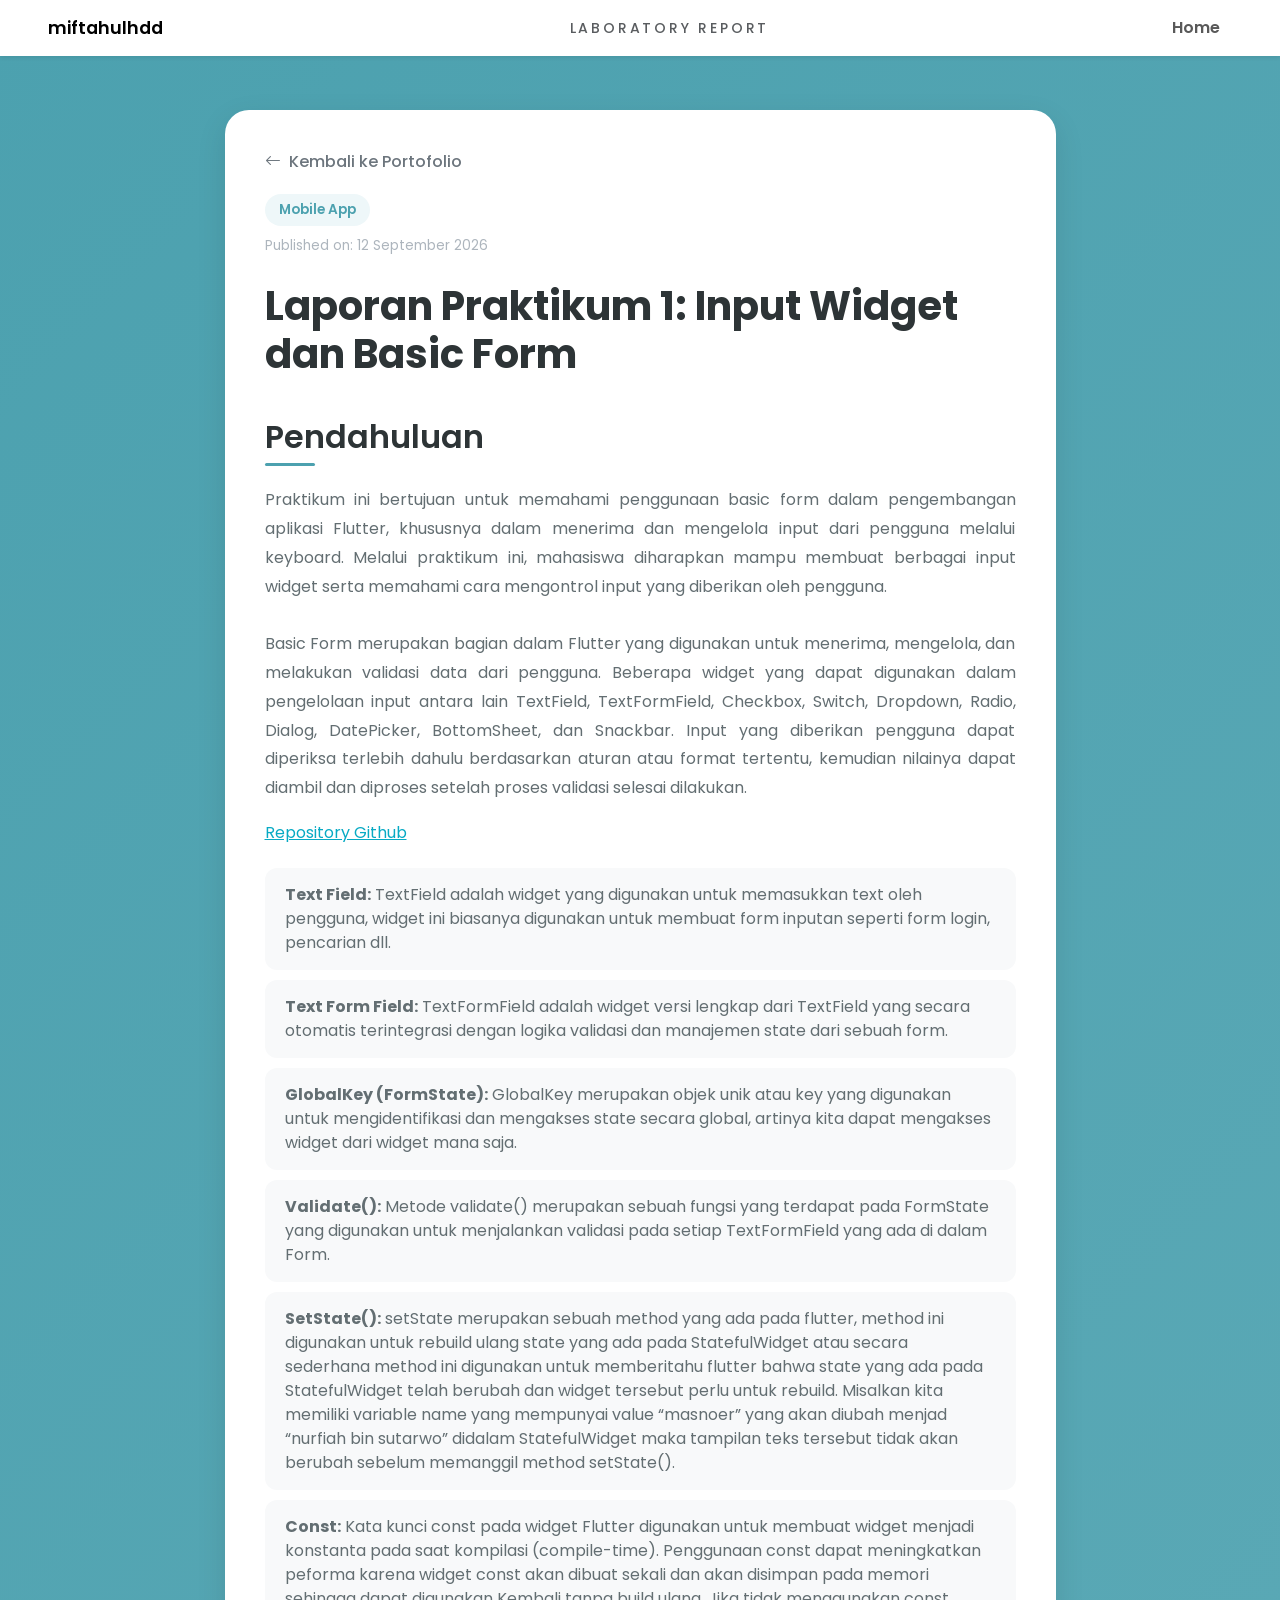
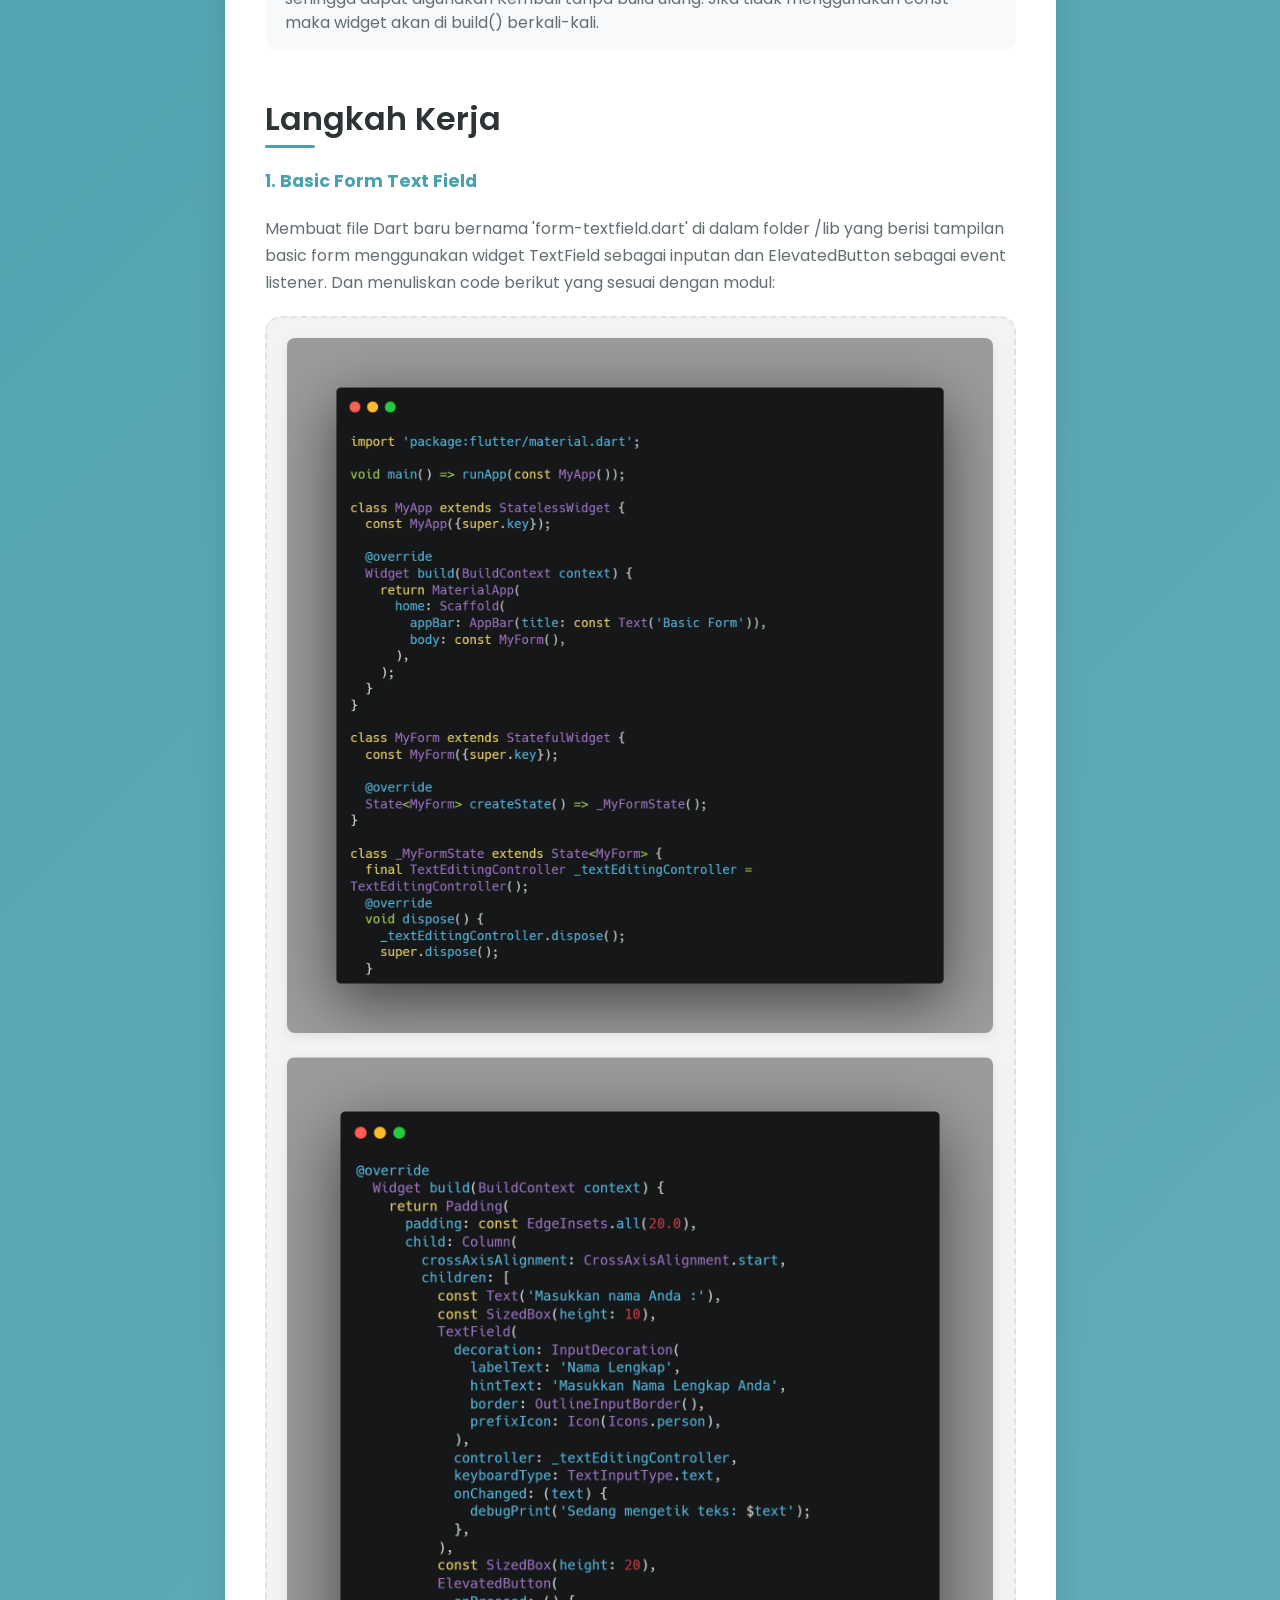
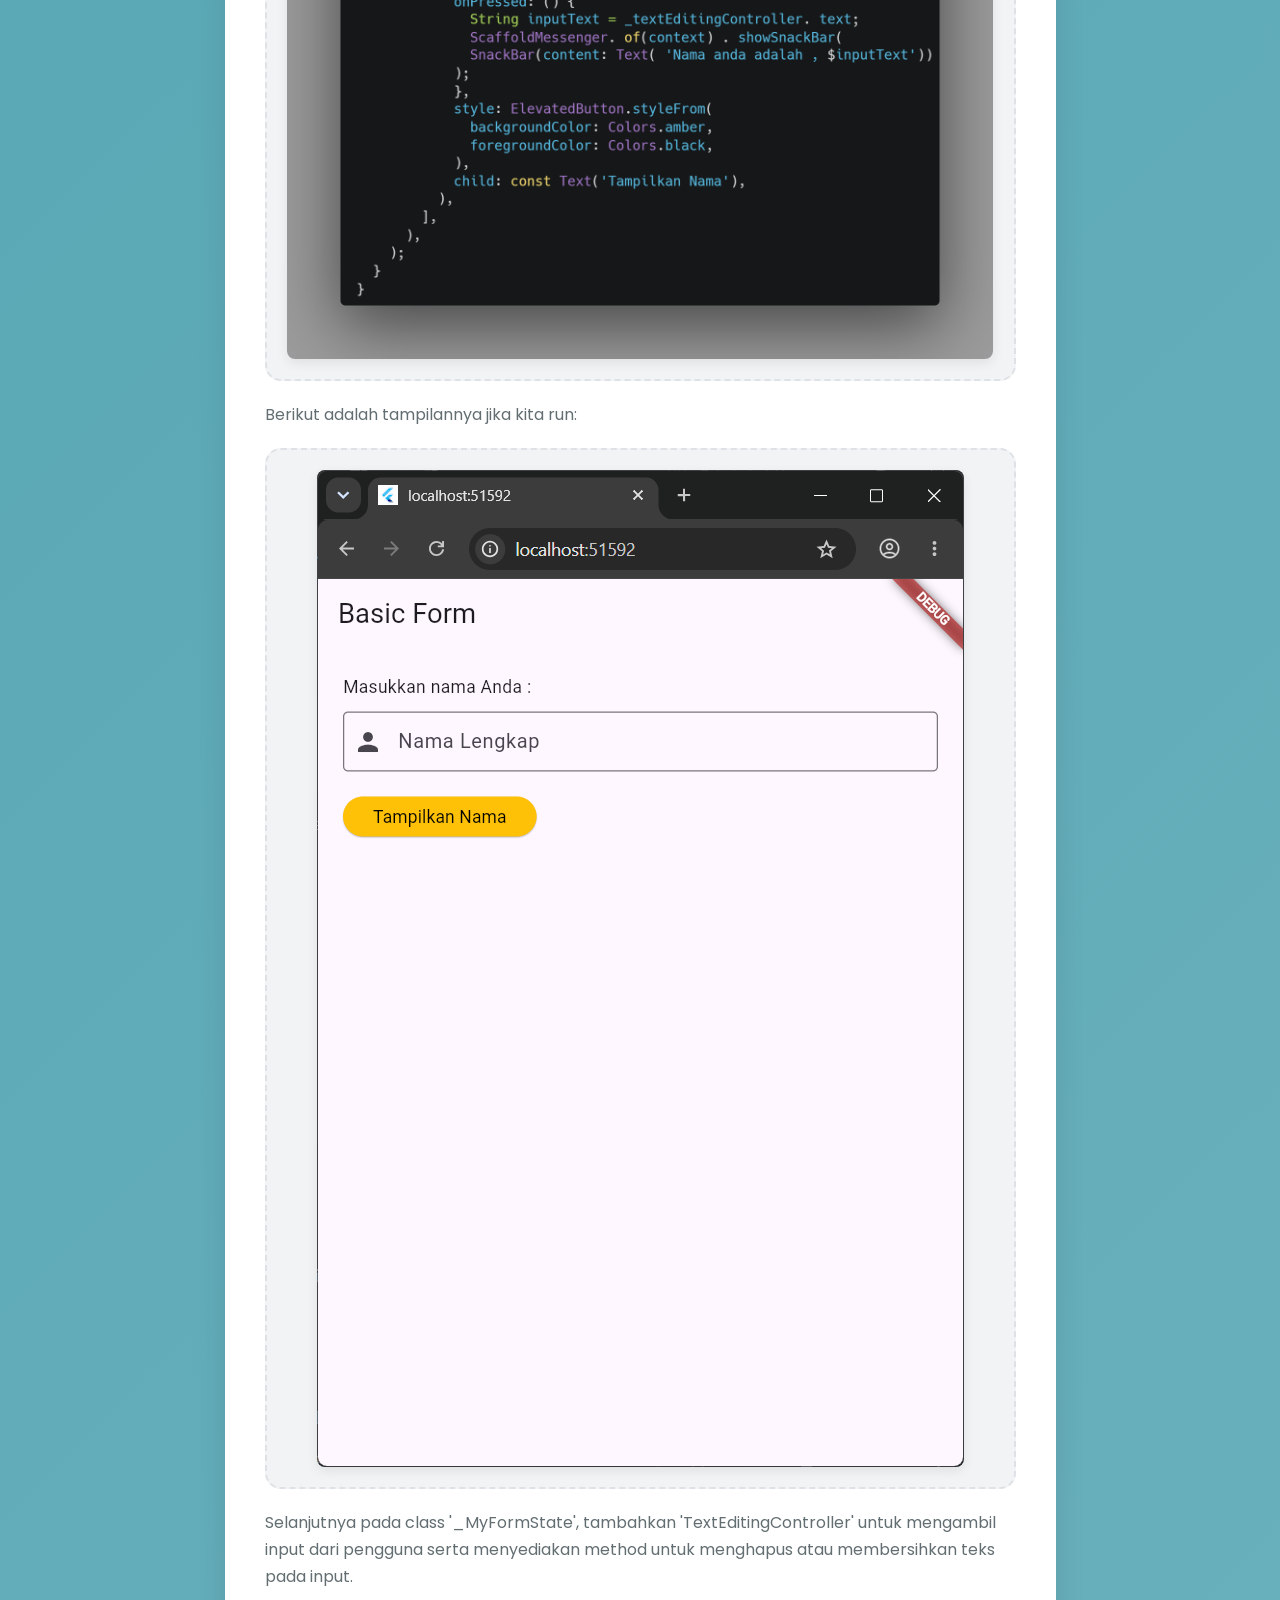
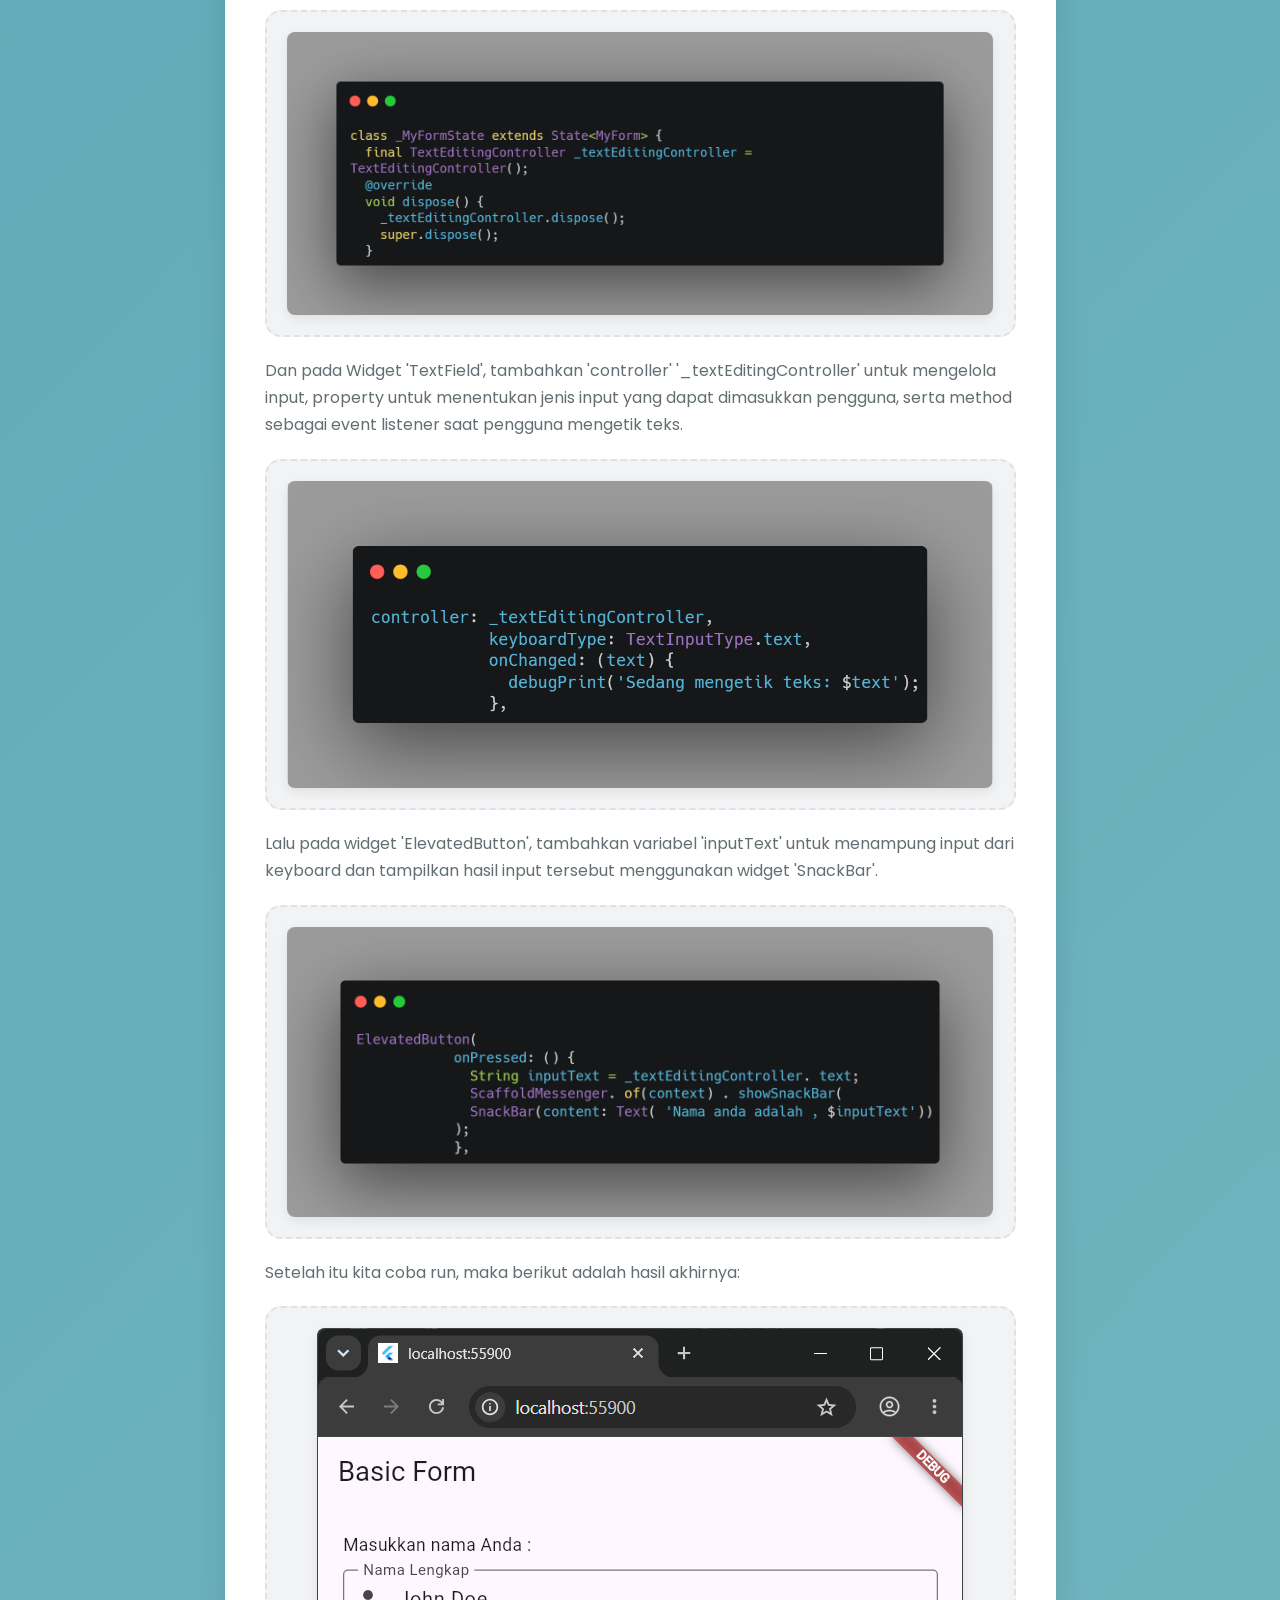
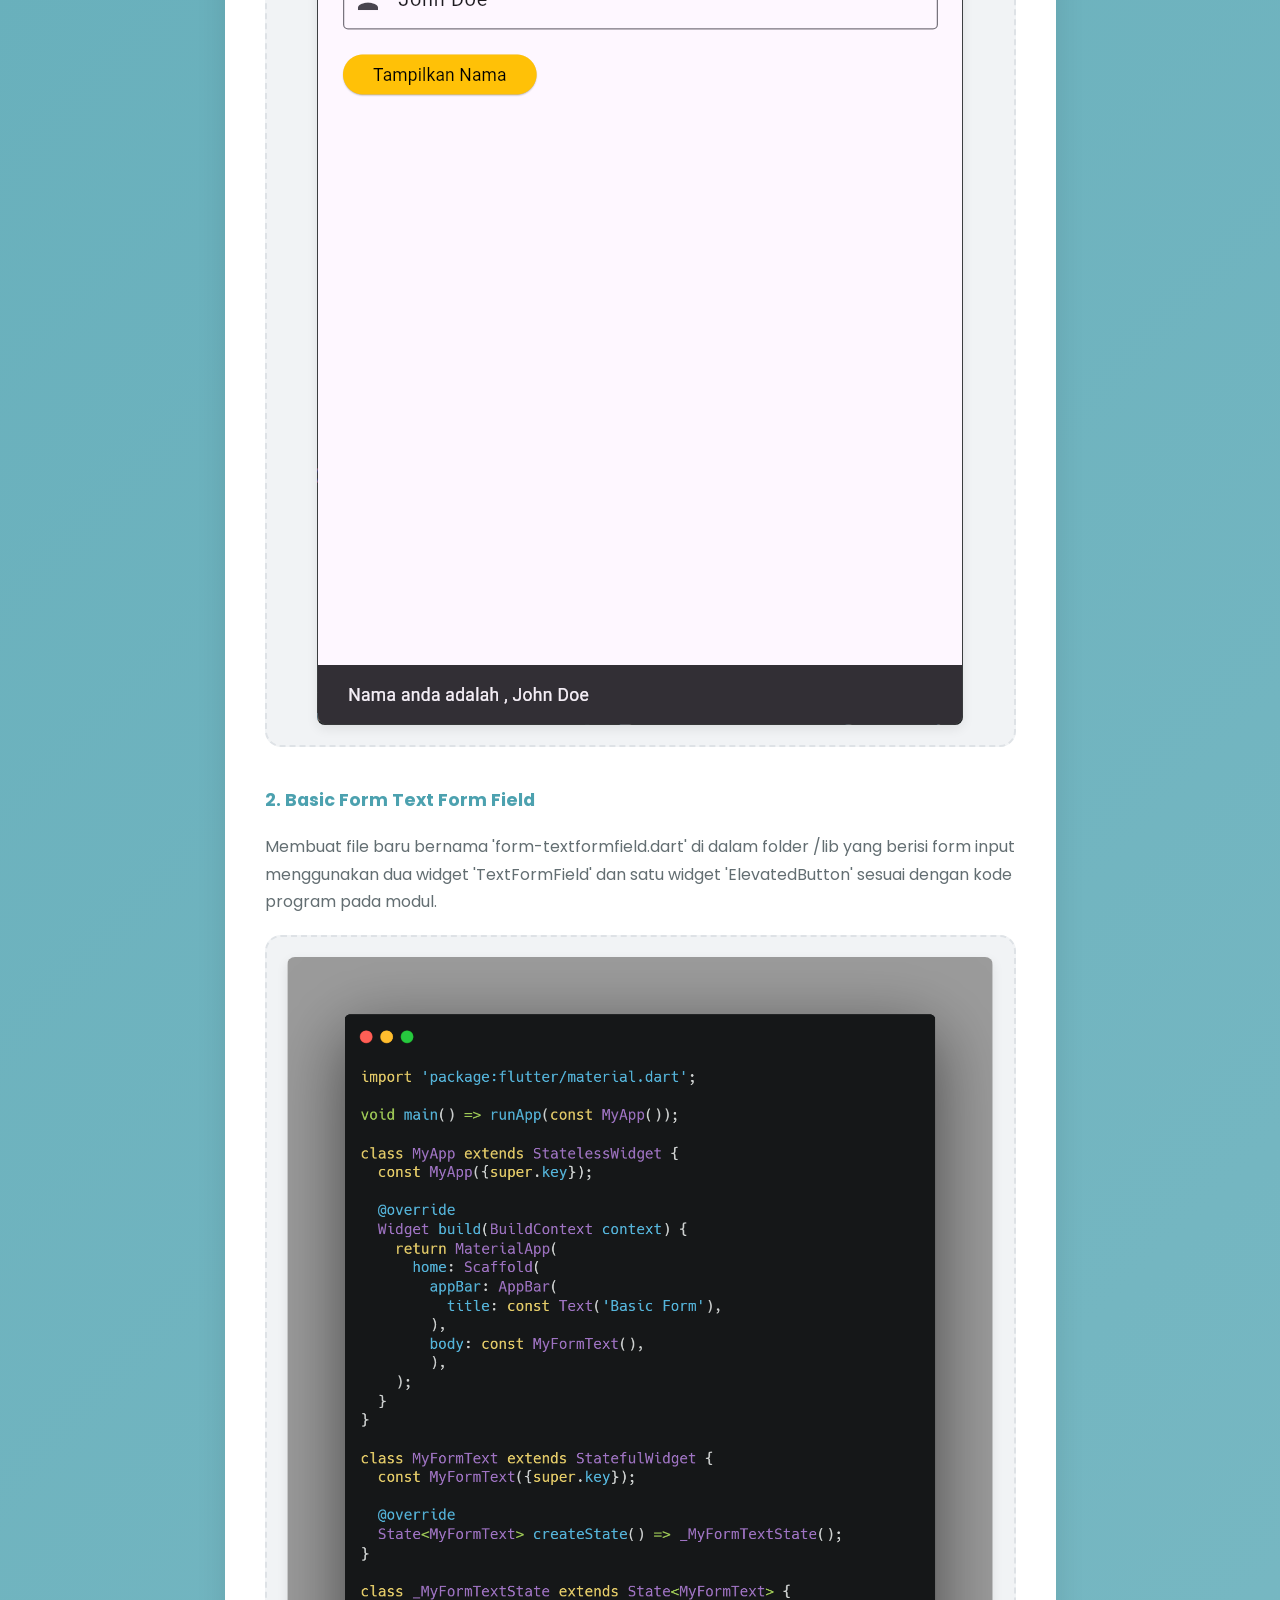
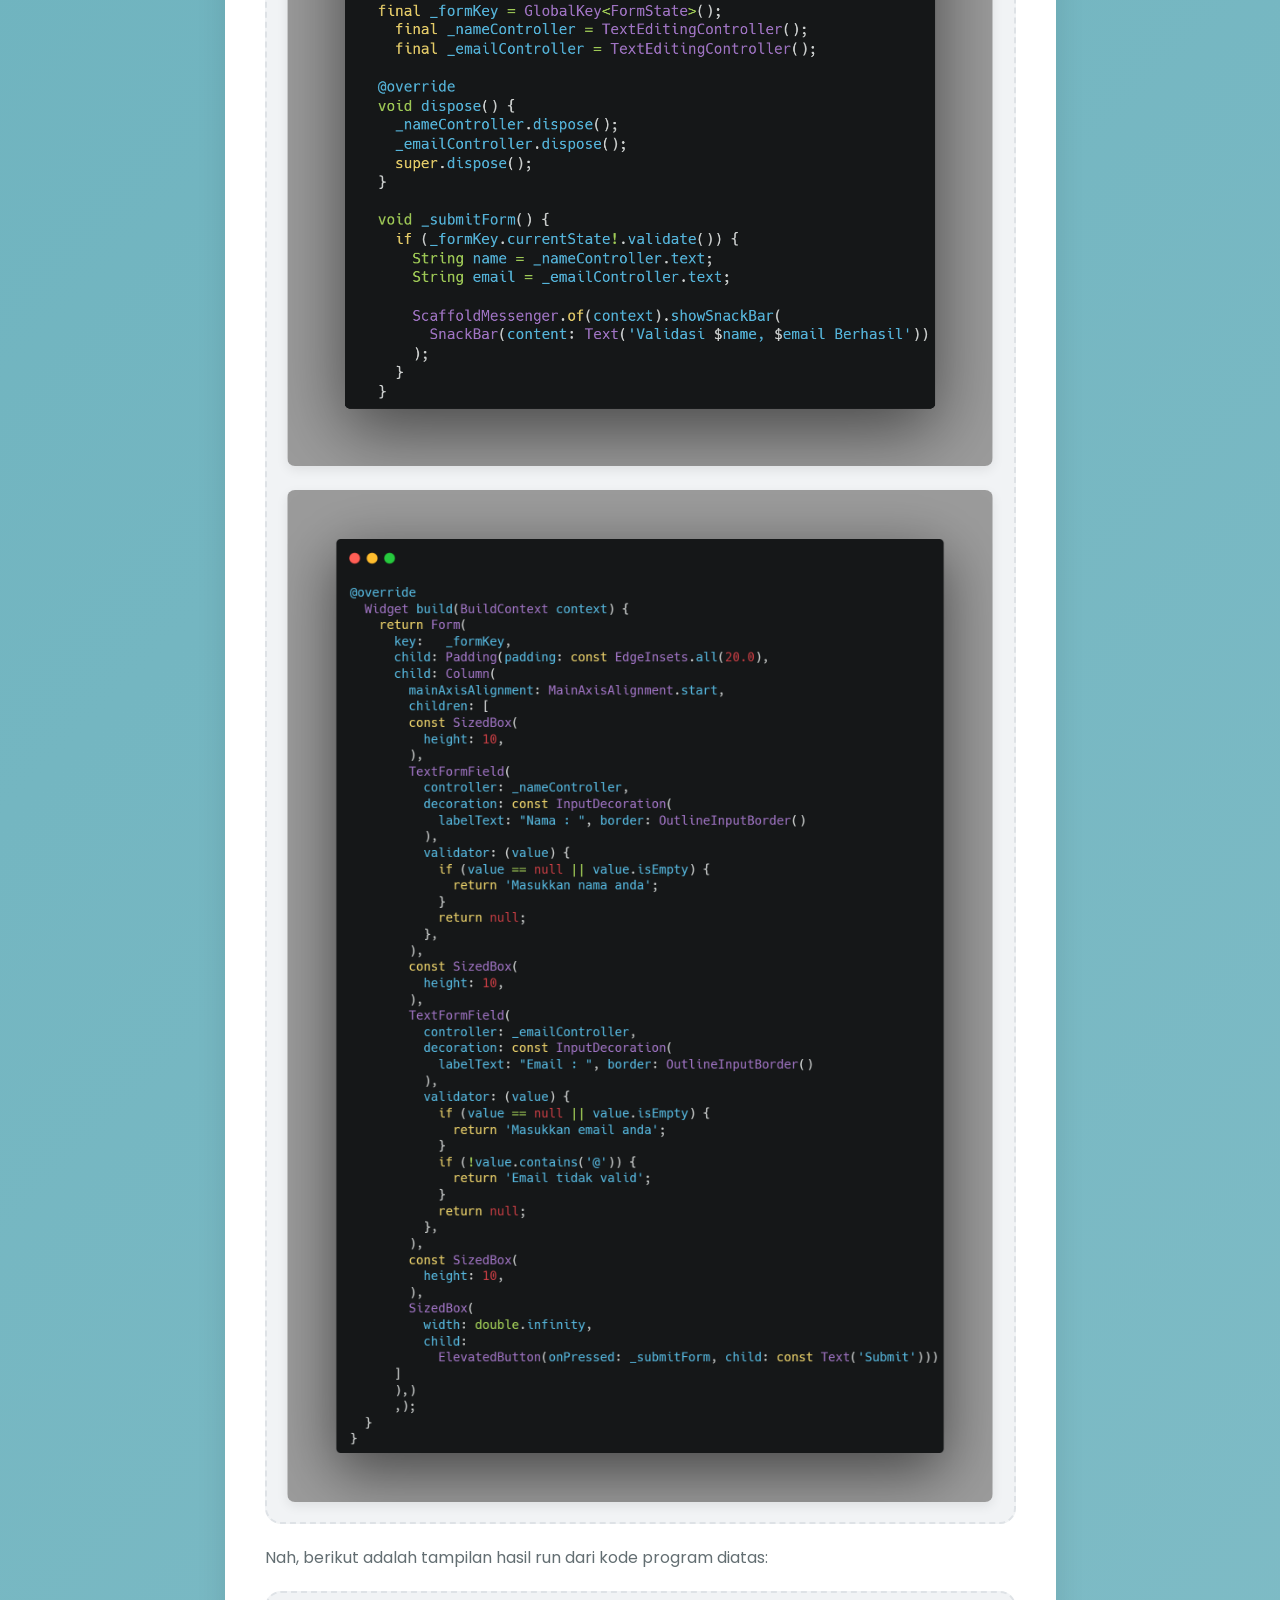
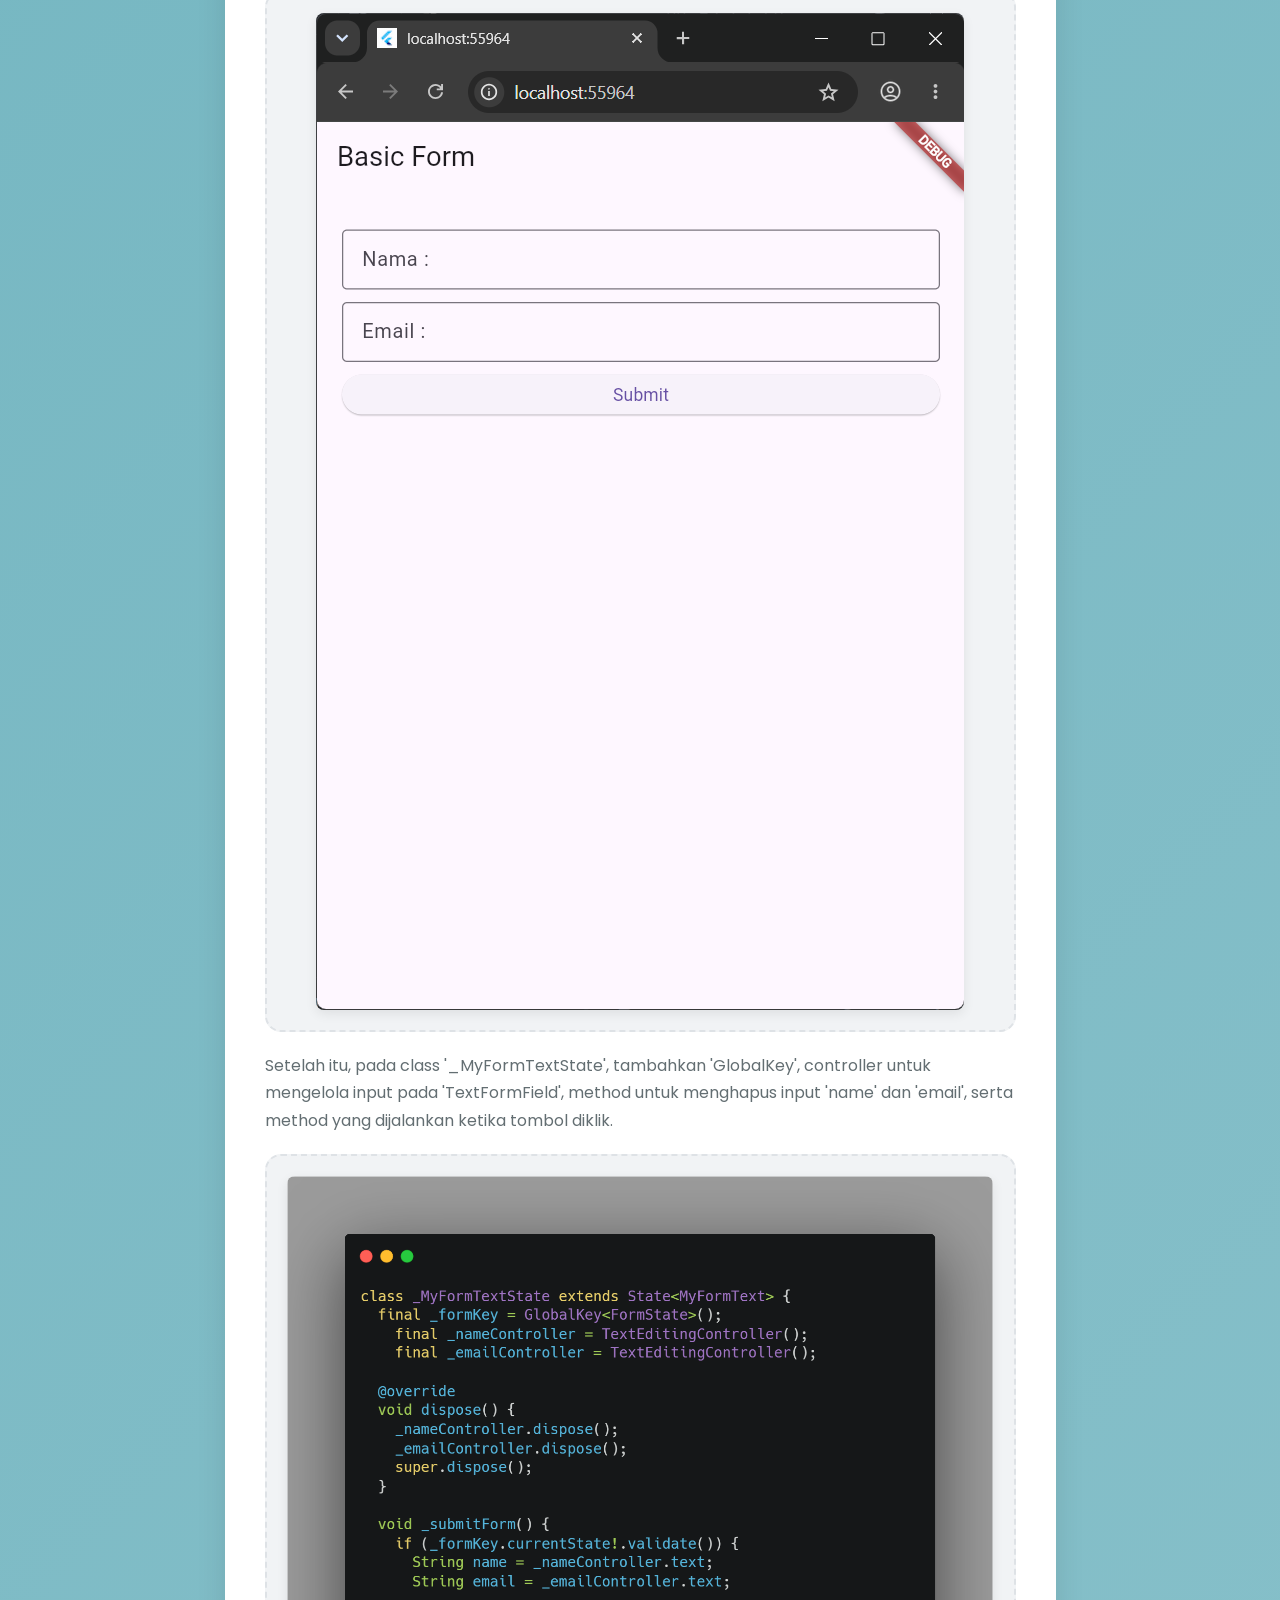
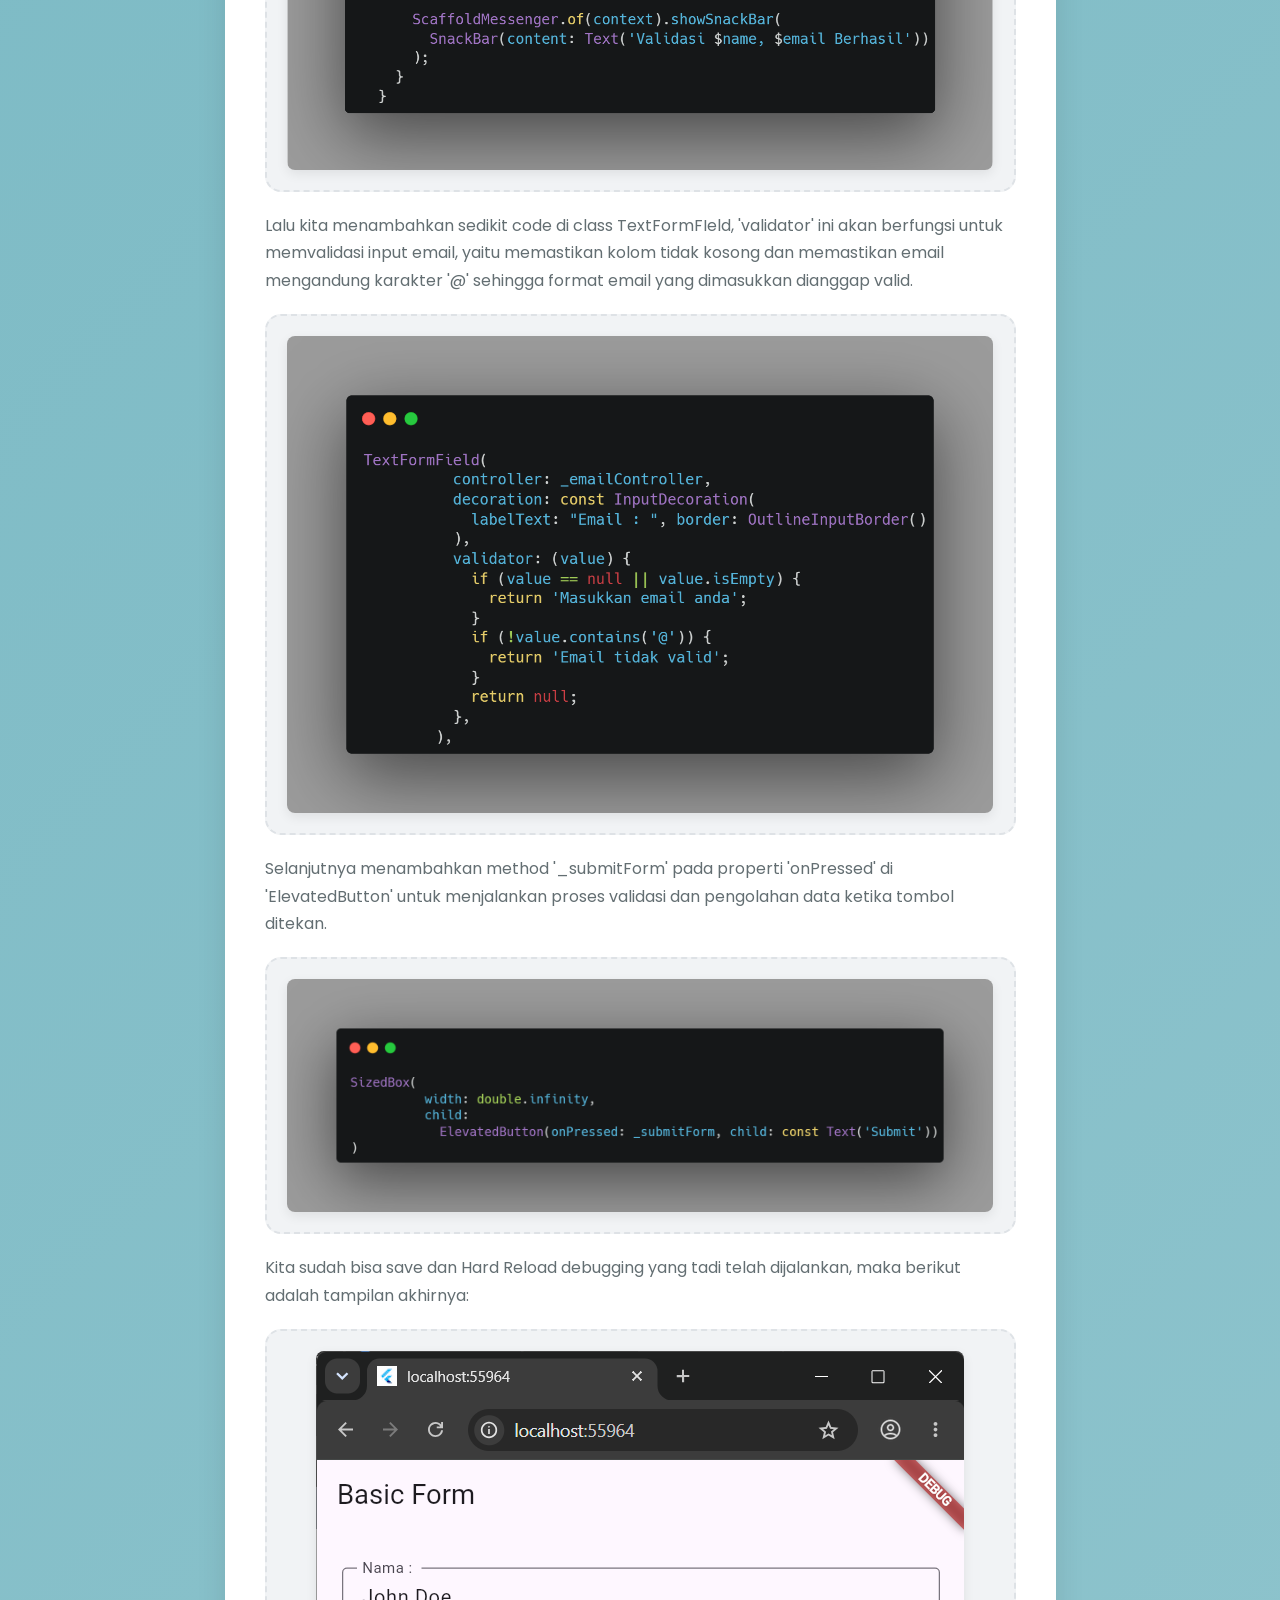
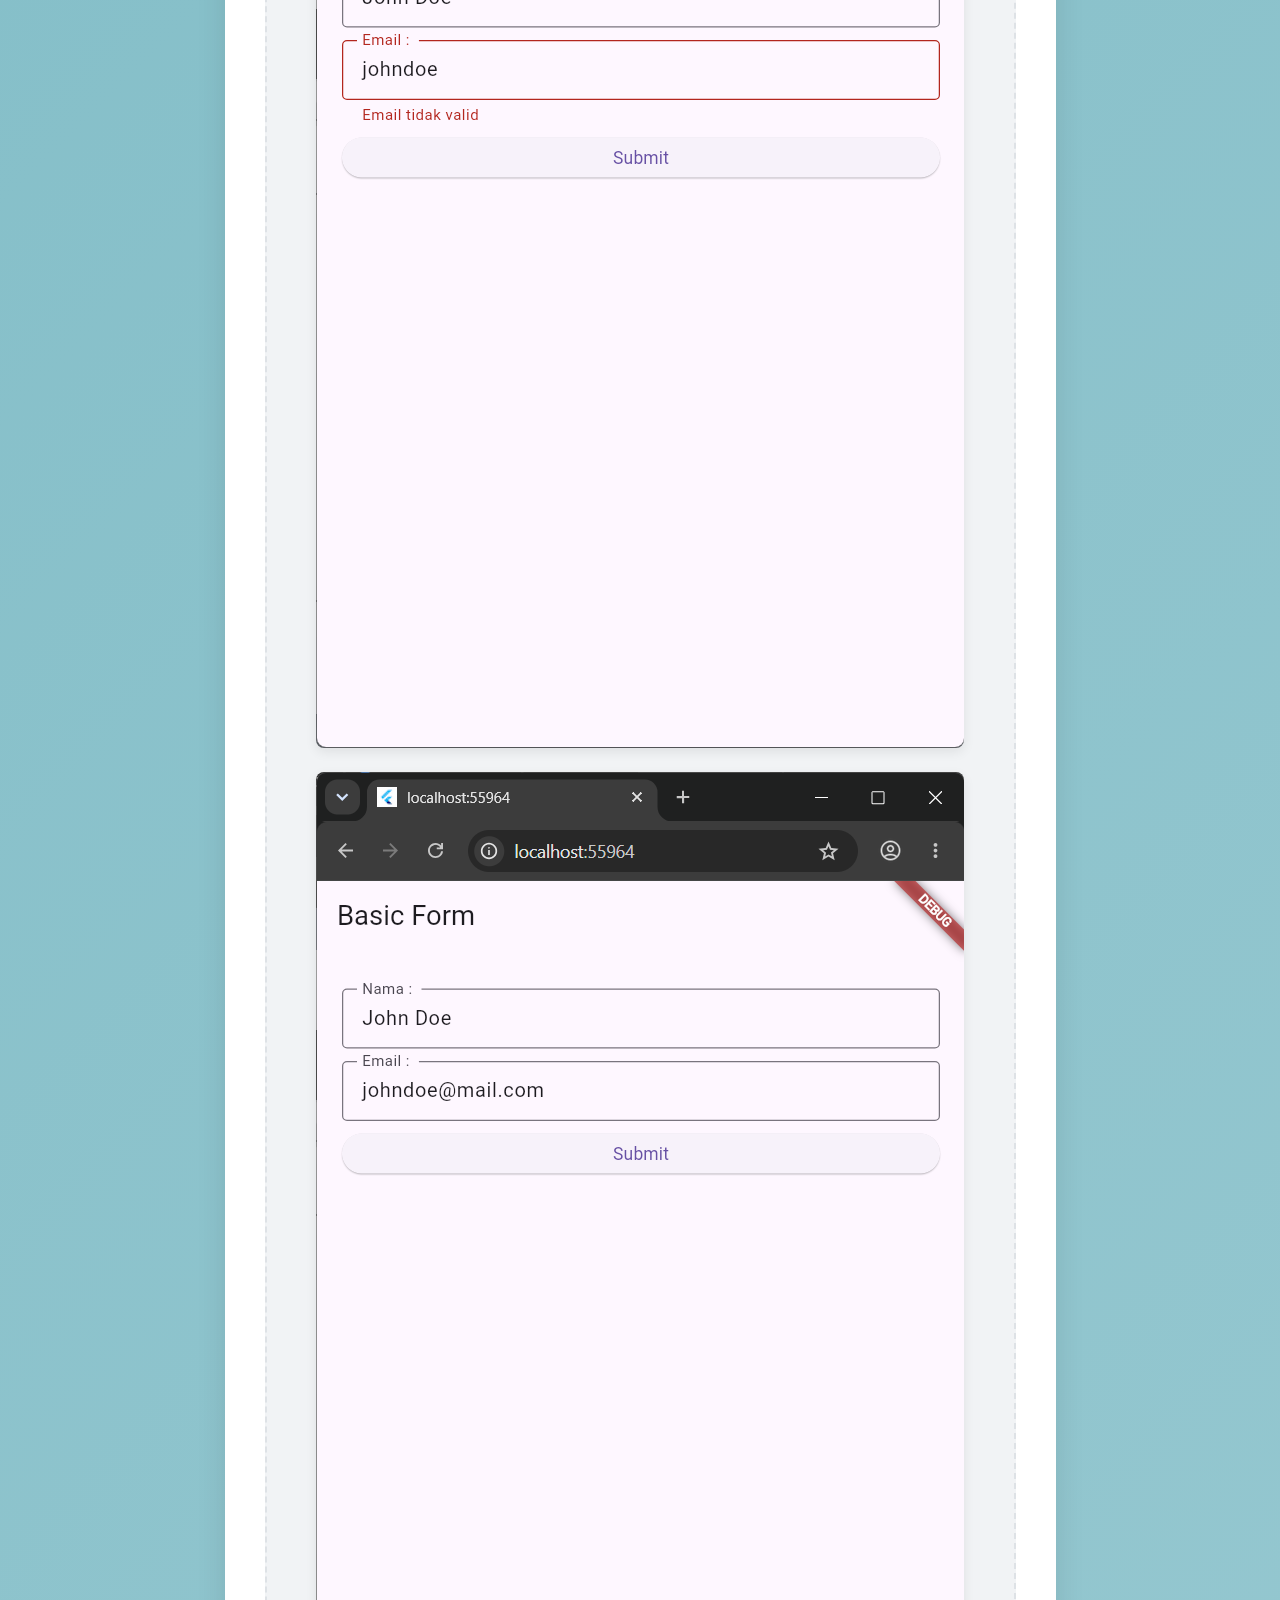
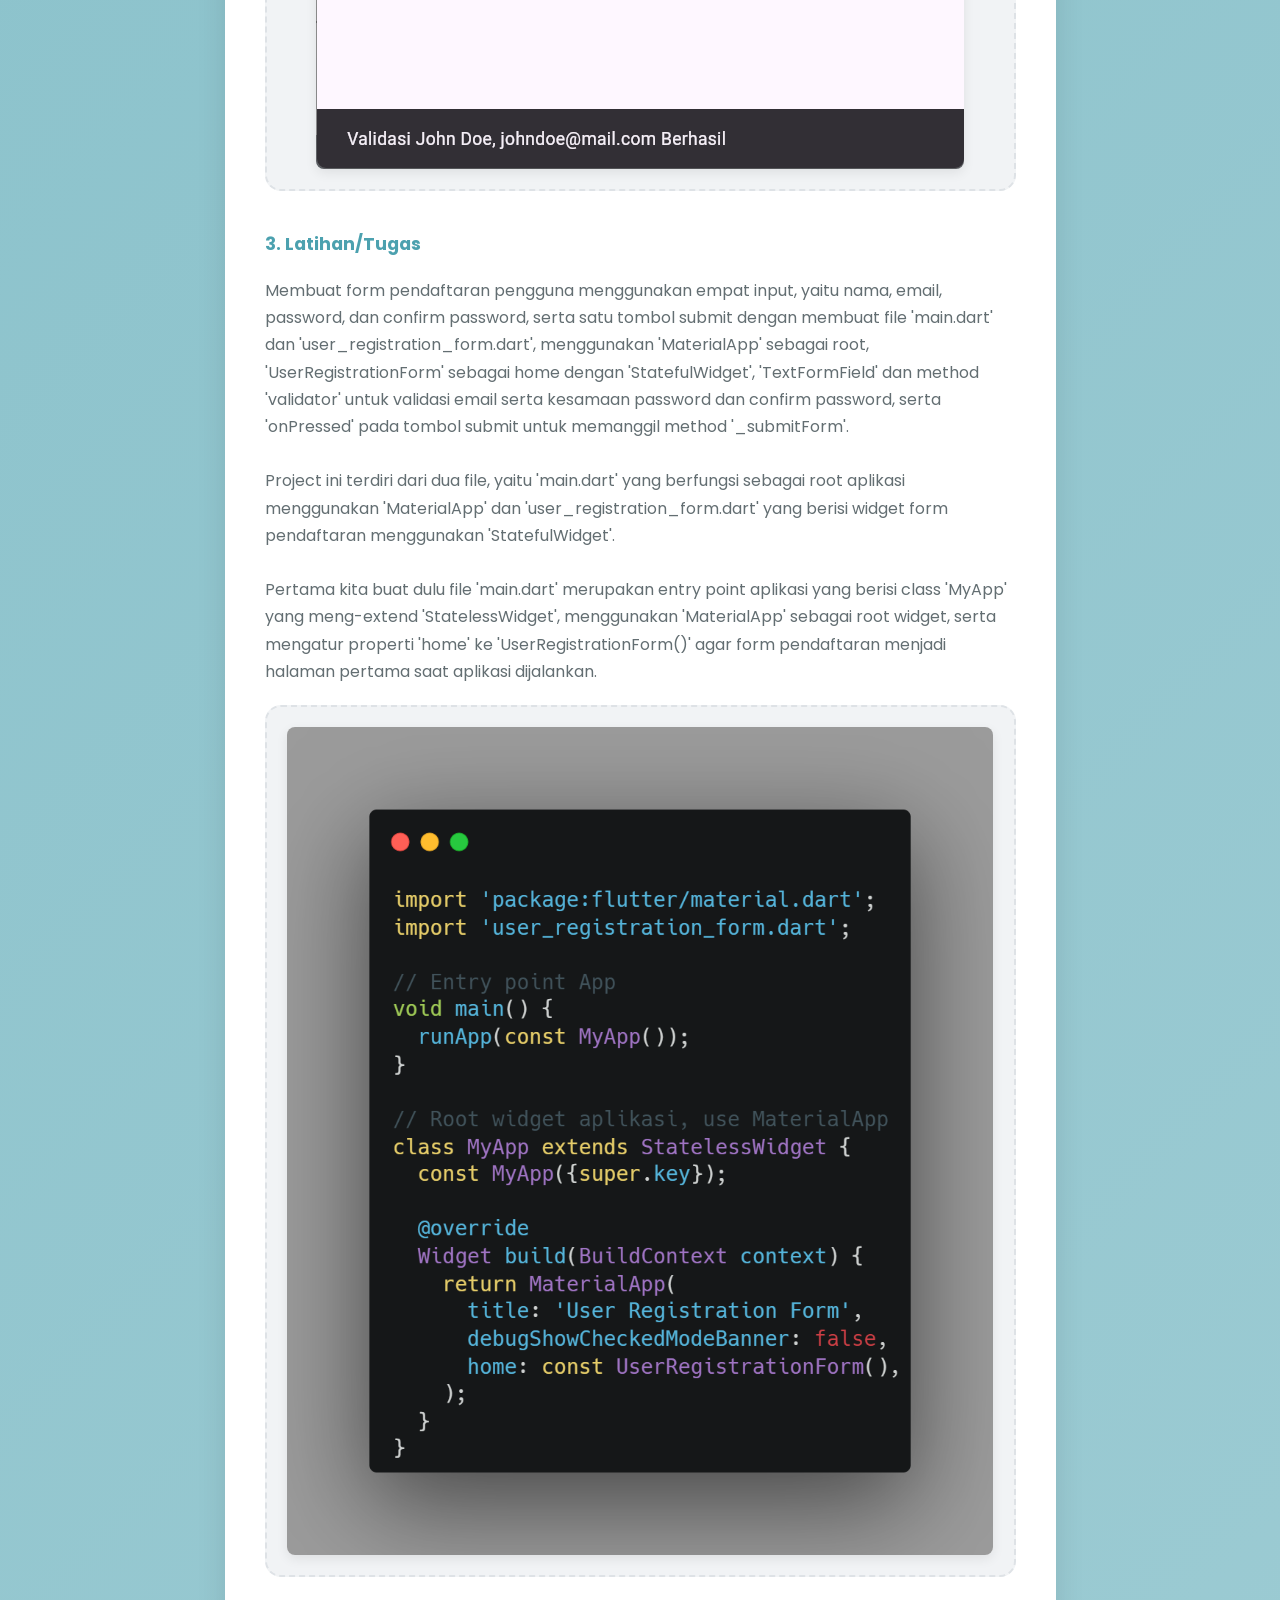
<file: laporan/mobapp1.html>
<!doctype html>
<html lang="en">
  <head>
    <meta charset="UTF-8" />
    <meta name="viewport" content="width=device-width, initial-scale=1.0" />
    <title>report mobapp1</title>
    <link
      href="https://cdn.jsdelivr.net/npm/bootstrap@5.3.8/dist/css/bootstrap.min.css"
      rel="stylesheet"
      integrity="sha384-sRIl4kxILFvY47J16cr9ZwB07vP4J8+LH7qKQnuqkuIAvNWLzeN8tE5YBujZqJLB"
      crossorigin="anonymous"
    />
    <link
      rel="stylesheet"
      href="https://cdn.jsdelivr.net/npm/bootstrap-icons@1.13.1/font/bootstrap-icons.min.css"
    />
    <link
      href="https://fonts.googleapis.com/css2?family=Poppins:wght@300;400;500;600;700&display=swap"
      rel="stylesheet"
    />
    <link rel="stylesheet" href="../style.css" />
    <link rel="stylesheet" href="style-laporan.css" />
  </head>
  <body>
    <!-- <div class="position-fixed bottom-0 end-0 p-3" style="z-index: 9999">
      <div id="devToast" class="custom-toast">
        🚧 This site is still a work in progress :)
      </div>
    </div> -->

    <!-- navbar -->
    <nav class="navbar navbar-expand-lg bg-white shadow-sm sticky-top">
      <div
        class="container-fluid px-3 px-lg-5 d-flex justify-content-between align-items-center"
      >
        <a class="navbar-brand fw-semibold" href="#">miftahulhdd</a>

        <div class="d-none d-md-block mx-auto">
          <span
            class="text-muted fw-medium text-uppercase small tracking-widest"
            >Laboratory Report</span
          >
        </div>

        <div class="navbar-nav ms-auto ms-md-0 fw-semibold">
          <a class="nav-link mx-1" href="../index.html">Home</a>
        </div>
      </div>
    </nav>
    <!-- end navbar -->

    <!-- main content start -->
    <main class="container py-4">
      <div class="row justify-content-center">
        <div class="col-lg-9 col-md-11">
          <div class="report-container">
            <!-- back button -->
            <a href="../portofolio.html" class="back-btn">
              <i class="bi bi-arrow-left"></i> Kembali ke Portofolio
            </a>

            <!-- badge -->
            <div class="mb-2">
              <span class="course-badge">Mobile App</span>
            </div>

            <!-- date -->
            <div class="publish-date">Published on: 12 September 2026</div>

            <!-- title -->
            <h1 class="article-title">
              Laporan Praktikum 1: Input Widget dan Basic Form
            </h1>

            <!-- pendahuluan -->
            <section>
              <h2 class="section-title">Pendahuluan</h2>
              <p class="intro-text">
                Praktikum ini bertujuan untuk memahami penggunaan basic form
                dalam pengembangan aplikasi Flutter, khususnya dalam menerima
                dan mengelola input dari pengguna melalui keyboard. Melalui
                praktikum ini, mahasiswa diharapkan mampu membuat berbagai input
                widget serta memahami cara mengontrol input yang diberikan oleh
                pengguna.
                <br />
                <br />
                Basic Form merupakan bagian dalam Flutter yang digunakan untuk
                menerima, mengelola, dan melakukan validasi data dari pengguna.
                Beberapa widget yang dapat digunakan dalam pengelolaan input
                antara lain TextField, TextFormField, Checkbox, Switch,
                Dropdown, Radio, Dialog, DatePicker, BottomSheet, dan Snackbar.
                Input yang diberikan pengguna dapat diperiksa terlebih dahulu
                berdasarkan aturan atau format tertentu, kemudian nilainya dapat
                diambil dan diproses setelah proses validasi selesai dilakukan.
              </p>
              <a class="link-text" href="https://github.com/miftahulhdd/PrakAppMob_B_2411533005" target="_blank">Repository Github</a>

              <div class="list-group list-group-custom">
                <div class="list-group-item">
                  <strong>Text Field:</strong>
                  TextField adalah widget yang digunakan untuk memasukkan text
                  oleh pengguna, widget ini biasanya digunakan untuk membuat
                  form inputan seperti form login, pencarian dll.
                </div>
                <div class="list-group-item">
                  <strong>Text Form Field:</strong> TextFormField adalah widget
                  versi lengkap dari TextField yang secara otomatis terintegrasi
                  dengan logika validasi dan manajemen state dari sebuah form.
                </div>
                <div class="list-group-item">
                  <strong>GlobalKey (FormState):</strong> GlobalKey merupakan
                  objek unik atau key yang digunakan untuk mengidentifikasi dan
                  mengakses state secara global, artinya kita dapat mengakses
                  widget dari widget mana saja.
                </div>
                <div class="list-group-item">
                  <strong>Validate():</strong> Metode validate() merupakan
                  sebuah fungsi yang terdapat pada FormState yang digunakan
                  untuk menjalankan validasi pada setiap TextFormField yang ada
                  di dalam Form.
                </div>
                <div class="list-group-item">
                  <strong>SetState():</strong> setState merupakan sebuah method
                  yang ada pada flutter, method ini digunakan untuk rebuild
                  ulang state yang ada pada StatefulWidget atau secara sederhana
                  method ini digunakan untuk memberitahu flutter bahwa state
                  yang ada pada StatefulWidget telah berubah dan widget tersebut
                  perlu untuk rebuild. Misalkan kita memiliki variable name yang
                  mempunyai value “masnoer” yang akan diubah menjad “nurfiah bin
                  sutarwo” didalam StatefulWidget maka tampilan teks tersebut
                  tidak akan berubah sebelum memanggil method setState().
                </div>
                <div class="list-group-item">
                  <strong>Const:</strong> Kata kunci const pada widget Flutter
                  digunakan untuk membuat widget menjadi konstanta pada saat
                  kompilasi (compile-time). Penggunaan const dapat meningkatkan
                  peforma karena widget const akan dibuat sekali dan akan
                  disimpan pada memori sehingga dapat digunakan Kembali tanpa
                  build ulang. Jika tidak menggunakan const maka widget akan di
                  build() berkali-kali.
                </div>
              </div>
            </section>

            <!-- langkah kerja -->
            <section>
              <h2 class="section-title">Langkah Kerja</h2>

              <div class="step-item">
                <span class="step-number">1. Basic Form Text Field</span>
                <p class="step-description">
                  Membuat file Dart baru bernama 'form-textfield.dart' di dalam
                  folder /lib yang berisi tampilan basic form menggunakan widget
                  TextField sebagai inputan dan ElevatedButton sebagai event
                  listener. Dan menuliskan code berikut yang sesuai dengan
                  modul:
                </p>
                <div class="screenshot-group">
                  <img src="../ss/appmob/lkh1.png" alt="ss1" />
                  <img src="../ss/appmob/lkh11.png" alt="ss2" />
                </div>
                <p class="step-description">
                  Berikut adalah tampilannya jika kita run:
                </p>
                <div class="screenshot-group">
                  <img src="../ss/appmob/lkh12.png" alt="ss3" />
                </div>
                <p class="step-description">
                  Selanjutnya pada class '_MyFormState', tambahkan
                  'TextEditingController' untuk mengambil input dari pengguna
                  serta menyediakan method untuk menghapus atau membersihkan
                  teks pada input.
                </p>
                <div class="screenshot-group">
                  <img src="../ss/appmob/lkh13.png" alt="ss4" />
                </div>
                <p class="step-description">
                  Dan pada Widget 'TextField', tambahkan 'controller'
                  '_textEditingController' untuk mengelola input, property untuk
                  menentukan jenis input yang dapat dimasukkan pengguna, serta
                  method sebagai event listener saat pengguna mengetik teks.
                </p>
                <div class="screenshot-group">
                  <img src="../ss/appmob/lkh14.png" alt="ss5" />
                </div>
                <p class="step-description">
                  Lalu pada widget 'ElevatedButton', tambahkan variabel
                  'inputText' untuk menampung input dari keyboard dan tampilkan
                  hasil input tersebut menggunakan widget 'SnackBar'.
                </p>
                <div class="screenshot-group">
                  <img src="../ss/appmob/lkh15.png" alt="ss6" />
                </div>
                <p class="step-description">
                  Setelah itu kita coba run, maka berikut adalah hasil akhirnya:
                </p>
                <div class="screenshot-group">
                  <img src="../ss/appmob/lkh16.png" alt="ss7" />
                </div>
              </div>

              <div class="step-item">
                <span class="step-number">2. Basic Form Text Form Field</span>
                <p class="step-description">
                  Membuat file baru bernama 'form-textformfield.dart' di dalam
                  folder /lib yang berisi form input menggunakan dua widget
                  'TextFormField' dan satu widget 'ElevatedButton' sesuai dengan
                  kode program pada modul.
                </p>
                <div class="screenshot-group">
                  <img src="../ss/appmob/lkh2.png" alt="ss3" />
                  <img src="../ss/appmob/lkh21.png" alt="ss4" />
                </div>
                <p class="step-description">
                  Nah, berikut adalah tampilan hasil run dari kode program
                  diatas:
                </p>
                <div class="screenshot-group">
                  <img src="../ss/appmob/lkh22.png" alt="ss5" />
                </div>
                <p class="step-description">
                  Setelah itu, pada class '_MyFormTextState', tambahkan
                  'GlobalKey', controller untuk mengelola input pada
                  'TextFormField', method untuk menghapus input 'name' dan
                  'email', serta method yang dijalankan ketika tombol diklik.
                </p>
                <div class="screenshot-group">
                  <img src="../ss/appmob/lkh23.png" alt="ss7" />
                </div>
                <p class="step-description">
                  Lalu kita menambahkan sedikit code di class TextFormFIeld,
                  'validator' ini akan berfungsi untuk memvalidasi input email,
                  yaitu memastikan kolom tidak kosong dan memastikan email
                  mengandung karakter '@' sehingga format email yang dimasukkan
                  dianggap valid.
                </p>
                <div class="screenshot-group">
                  <img src="../ss/appmob/lkh24.png" alt="ss7" />
                </div>
                <p class="step-description">
                  Selanjutnya menambahkan method '_submitForm' pada properti
                  'onPressed' di 'ElevatedButton' untuk menjalankan proses
                  validasi dan pengolahan data ketika tombol ditekan.
                </p>
                <div class="screenshot-group">
                  <img src="../ss/appmob/lkh25.png" alt="ss7" />
                </div>
                <p class="step-description">
                  Kita sudah bisa save dan Hard Reload debugging yang tadi telah
                  dijalankan, maka berikut adalah tampilan akhirnya:
                </p>
                <div class="screenshot-group">
                  <img src="../ss/appmob/lkh26.png" alt="ss7" />
                  <img src="../ss/appmob/lkh27.png" alt="ss7" />
                </div>
              </div>

              <div class="step-item">
                <span class="step-number">3. Latihan/Tugas</span>
                <p class="step-description">
                  Membuat form pendaftaran pengguna menggunakan empat input,
                  yaitu nama, email, password, dan confirm password, serta satu
                  tombol submit dengan membuat file 'main.dart' dan
                  'user_registration_form.dart', menggunakan 'MaterialApp'
                  sebagai root, 'UserRegistrationForm' sebagai home dengan
                  'StatefulWidget', 'TextFormField' dan method 'validator' untuk
                  validasi email serta kesamaan password dan confirm password,
                  serta 'onPressed' pada tombol submit untuk memanggil method
                  '_submitForm'.
                  <br />
                  <br />
                  Project ini terdiri dari dua file, yaitu 'main.dart' yang
                  berfungsi sebagai root aplikasi menggunakan 'MaterialApp' dan
                  'user_registration_form.dart' yang berisi widget form
                  pendaftaran menggunakan 'StatefulWidget'.
                  <br />
                  <br />
                  Pertama kita buat dulu file 'main.dart' merupakan entry point
                  aplikasi yang berisi class 'MyApp' yang meng-extend
                  'StatelessWidget', menggunakan 'MaterialApp' sebagai root
                  widget, serta mengatur properti 'home' ke
                  'UserRegistrationForm()' agar form pendaftaran menjadi halaman
                  pertama saat aplikasi dijalankan.
                </p>
                <div class="screenshot-group">
                  <img src="../ss/appmob/lat1.png" alt="ss10" />
                </div>
                <p class="step-description">
                  Lalu membuat 'user_registration_form.dart' Karena form perlu
                  menyimpan dan mengelola input dari pengguna secara dinamis
                  (termasuk validasi), widget ini dibuat sebagai
                  'StatefulWidget'. Widget ini punya class state
                  '_UserRegistrationFormState' yang menyimpan seluruh logika dan
                  tampilan form.
                </p>
                <div class="screenshot-group">
                  <img src="../ss/appmob/lat12.png" alt="ss10" />
                </div>
                <p class="step-description">
                  Setelah itu menyiapkan 'GlobalKeyFormState' untuk mengakses
                  dan melakukan validasi pada seluruh widget 'Form', serta empat
                  'TextEditingController' untuk mengelola dan mengambil nilai
                  input dari field nama, email, password, dan confirm password.
                </p>
                <div class="screenshot-group">
                  <img src="../ss/appmob/lat13.png" alt="ss10" />
                </div>
                <p class="step-description">
                  Controller ini juga perlu dibersihkan (dispose) ketika widget
                  dihancurkan, untuk mencegah memory leak.
                </p>
                <div class="screenshot-group">
                  <img src="../ss/appmob/lat14.png" alt="ss10" />
                </div>
                <p class="step-description">
                  Lalu membuat setiap input dibuat menggunakan 'TextFormField'
                  yang berada di dalam widget 'Form', dengan 'controller' untuk
                  mengelola nilai input, 'decoration' untuk mengatur label dan
                  tampilan border, serta 'validator' untuk melakukan validasi
                  input, sedangkan 'obscureText: true' digunakan pada password
                  dan confirm password agar teks yang dimasukkan tersembunyi.
                </p>
                <div class="screenshot-group">
                  <img src="../ss/appmob/lat15.png" alt="ss10" />
                </div>
                <p class="step-description">
                  Membuat fungsi validate untuk tiap field.
                  <br />
                  <br />
                  Pertama '_validateNama' untuk memastikan input nama tidak
                  kosong.
                </p>
                <div class="screenshot-group">
                  <img src="../ss/appmob/lat16.png" alt="ss10" />
                </div>
                <p class="step-description">
                  '_validateEmail' untuk memastikan input tidak kosong dan
                  mengandung karakter @, sesuai format email.
                </p>
                <div class="screenshot-group">
                  <img src="../ss/appmob/lat17.png" alt="ss10" />
                </div>
                <p class="step-description">
                  '_validatePassword' untuk memastikan password tidak kosong dan
                  memiliki panjang minimal (di sini diset 6 karakter).
                </p>
                <div class="screenshot-group">
                  <img src="../ss/appmob/lat18.png" alt="ss10" />
                </div>
                <p class="step-description">
                  '_validateConfirmPassword' untuk memastikan confirm password
                  tidak kosong dan nilainya sama dengan nilai pada
                  '_passwordController.text'.
                </p>
                <div class="screenshot-group">
                  <img src="../ss/appmob/lat19.png" alt="ss10" />
                </div>
                <p class="step-description">
                  Membuat fungsi '_submitForm' fungsi ini dipanggil ketika tombol submit ditekan. Di
                  dalamnya, dipanggil '_formKey.currentState!.validate()'' yang
                  akan menjalankan seluruh fungsi validator pada setiap
                  'TextFormField'. Jika semua input valid (mengembalikan true),
                  maka akan muncul SnackBar sebagai notifikasi bahwa registrasi
                  berhasil. Jika ada input yang tidak valid, Flutter secara
                  otomatis menampilkan pesan error di bawah field yang
                  bersangkutan tanpa perlu logika tambahan.
                </p>
                <div class="screenshot-group">
                  <img src="../ss/appmob/lat20.png" alt="ss10" />
                </div>
                <p class="step-description">
                  Selesai, berikut adalah tampilan hasil run dari kode program Latihan/Tugas:
                </p>
                <div class="screenshot-group">
                  <img src="../ss/appmob/lat21.png" alt="ss10" />
                  <img src="../ss/appmob/lat23.png" alt="ss10" />
                  <img src="../ss/appmob/lat22.png" alt="ss10" />
                </div>
              </div>
            </section>

            <div class="report-internal-footer">
              <hr />
              <div class="copyright text-muted">
                &copy;2026 miftahulhdd. All rights reserved.
              </div>
            </div>
          </div>
        </div>
      </div>
    </main>
    <!-- main content end -->

    <script
      src="https://cdn.jsdelivr.net/npm/bootstrap@5.3.8/dist/js/bootstrap.bundle.min.js"
      integrity="sha384-FKyoEForCGlyvwx9Hj09JcYn3nv7wiPVlz7YYwJrWVcXK/BmnVDxM+D2scQbITxI"
      crossorigin="anonymous"
    ></script>
    <script src="../script.js"></script>
  </body>
</html>
</file>
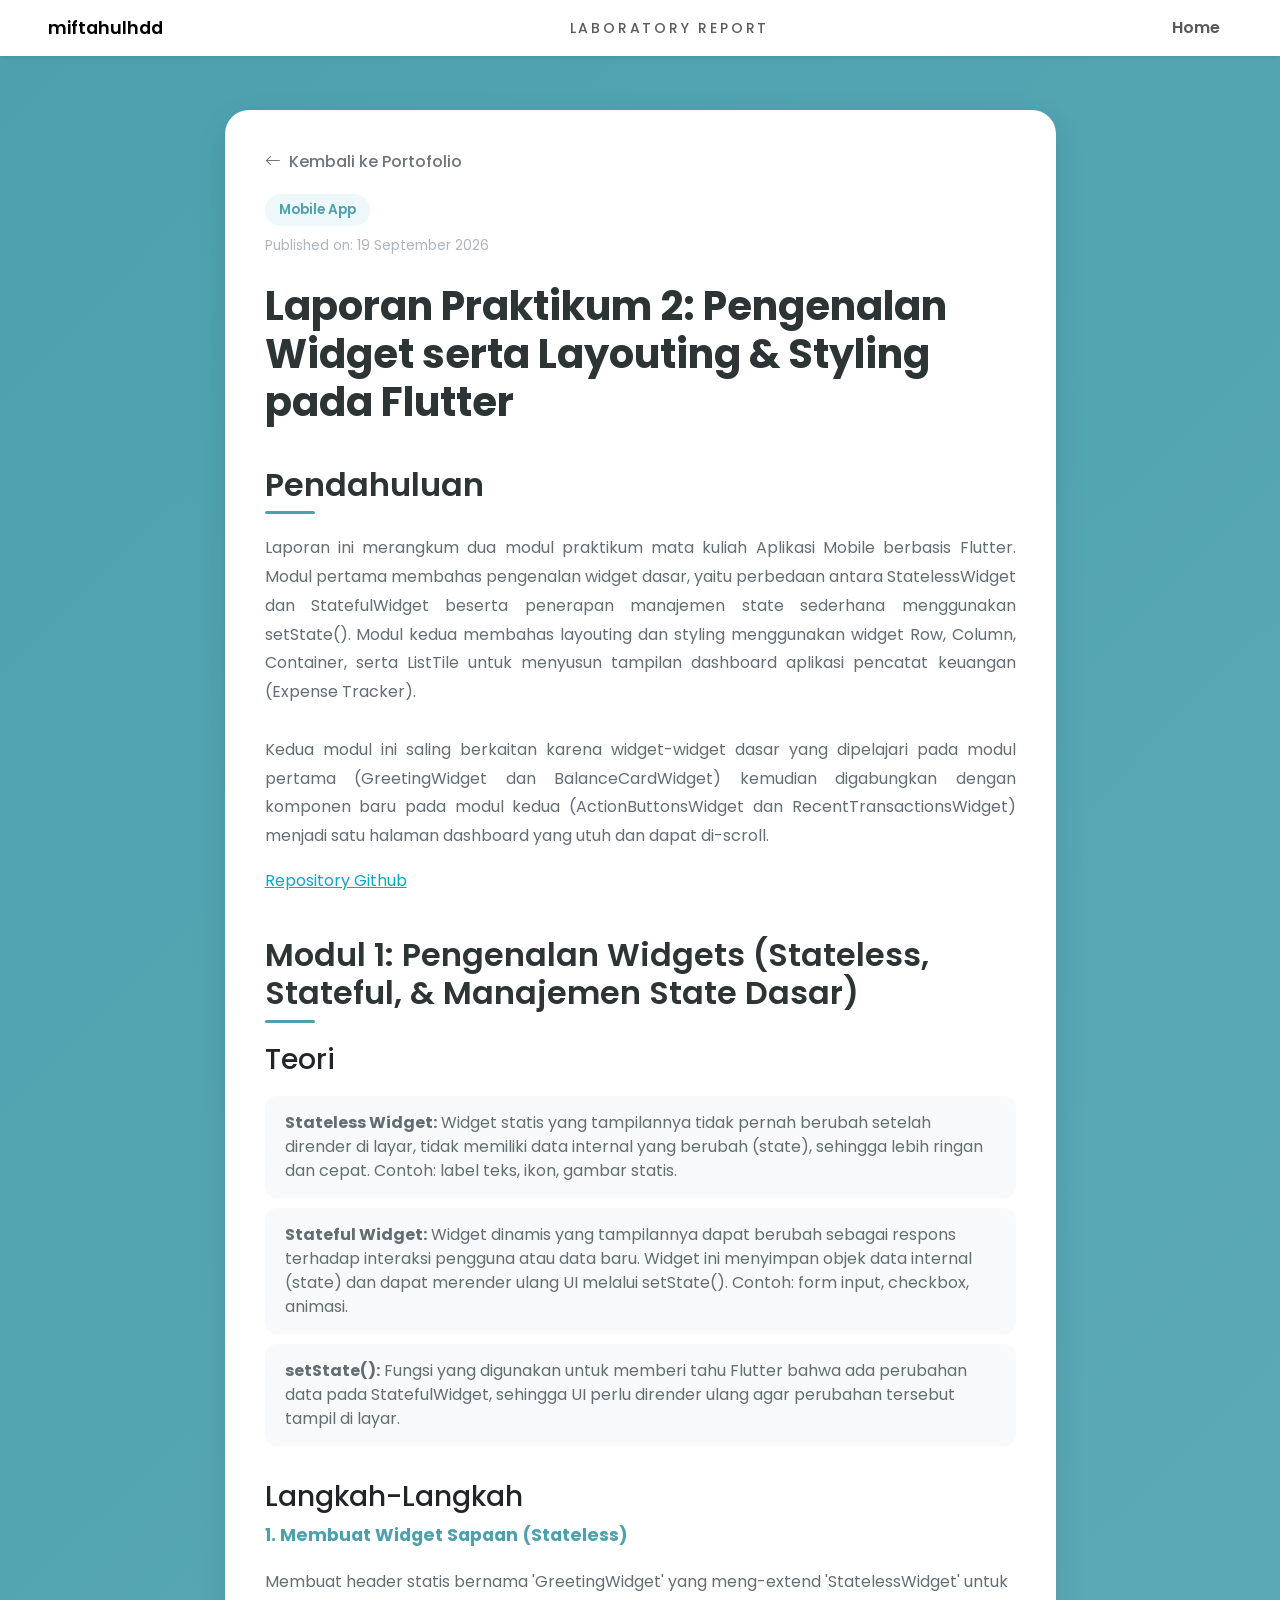
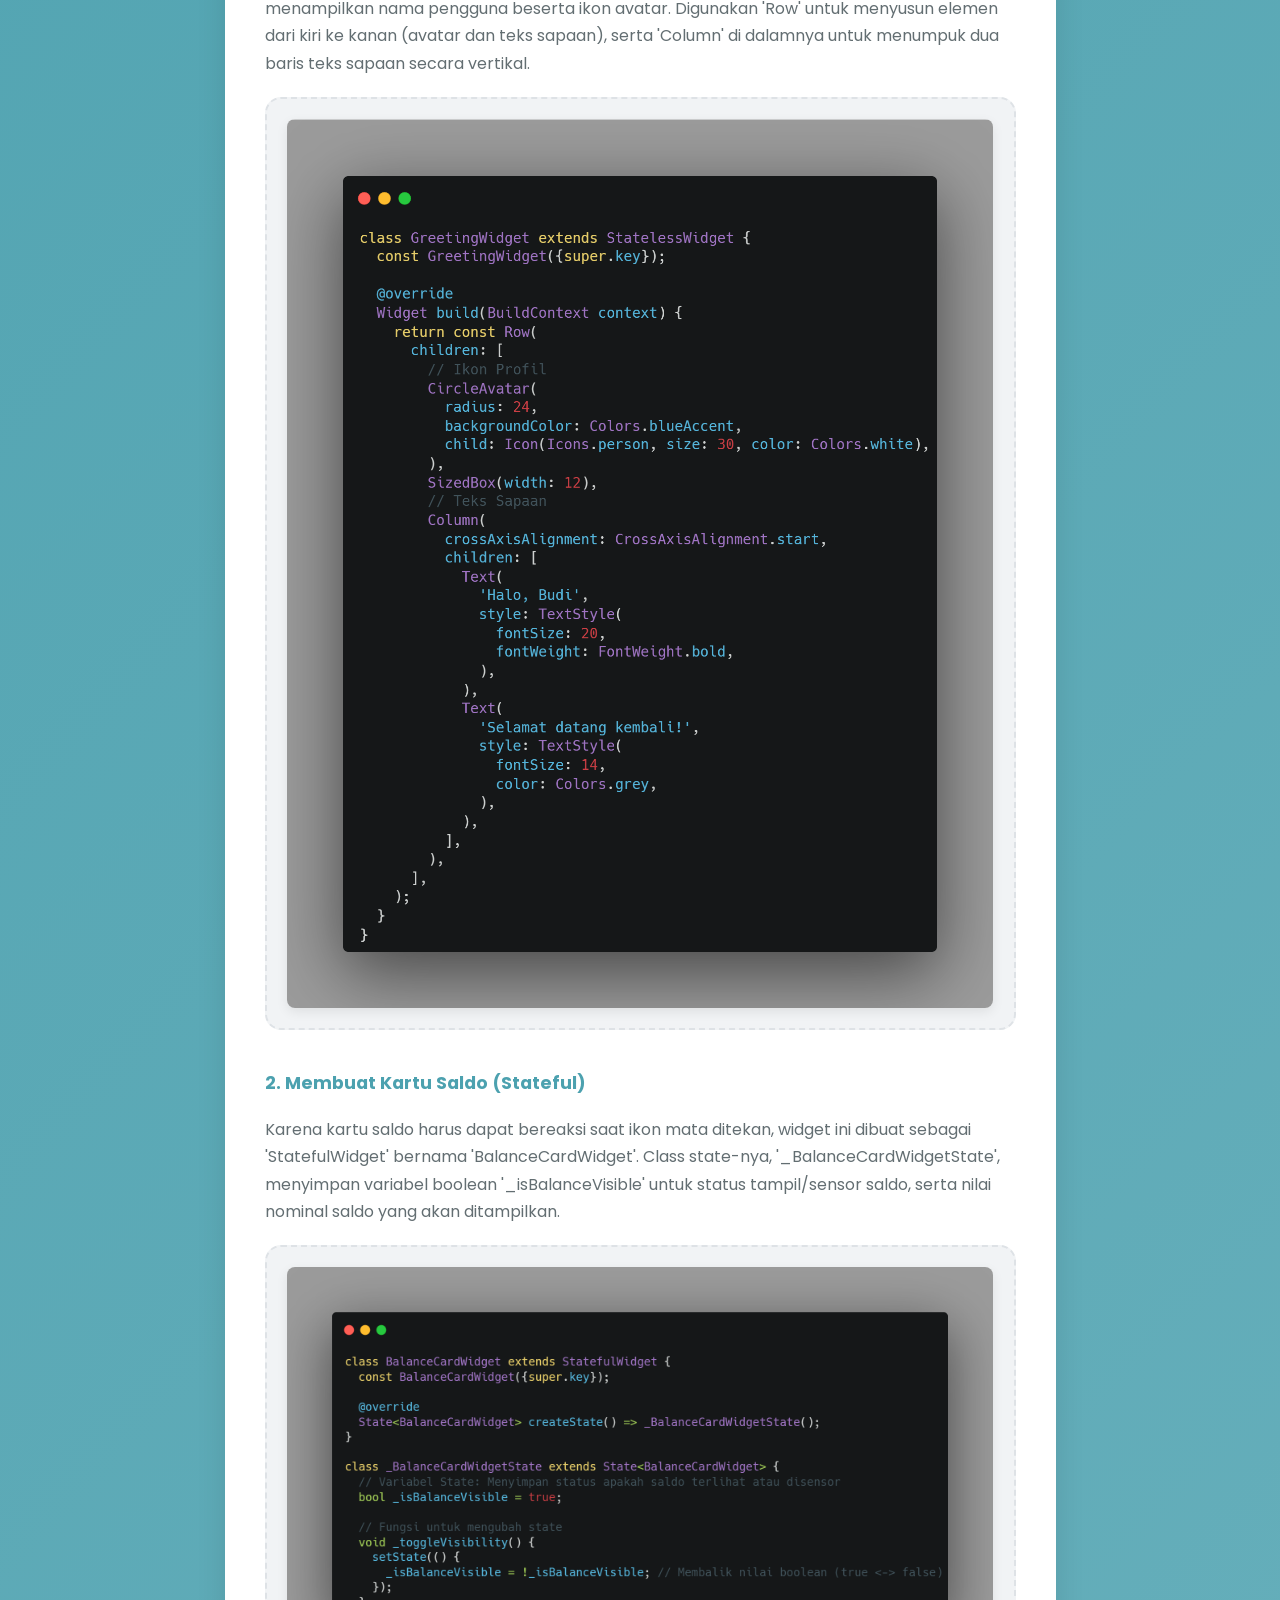
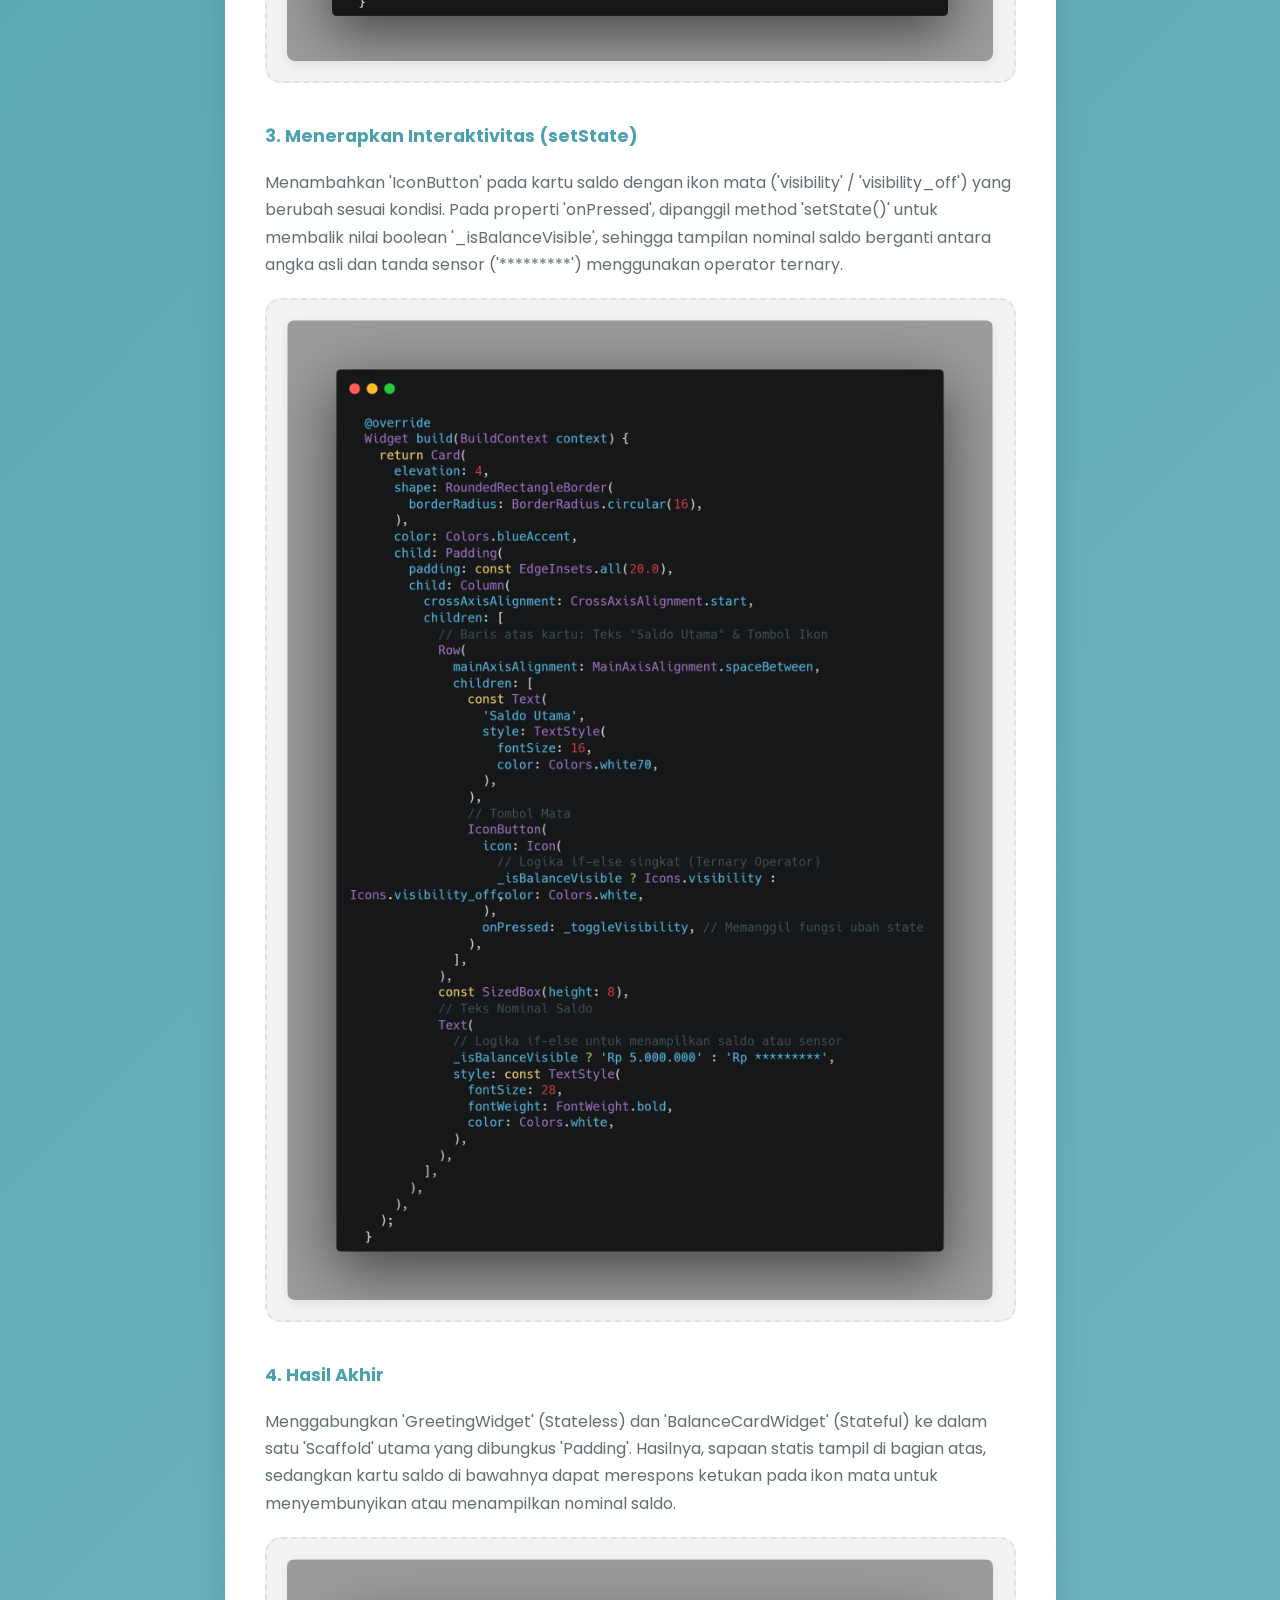
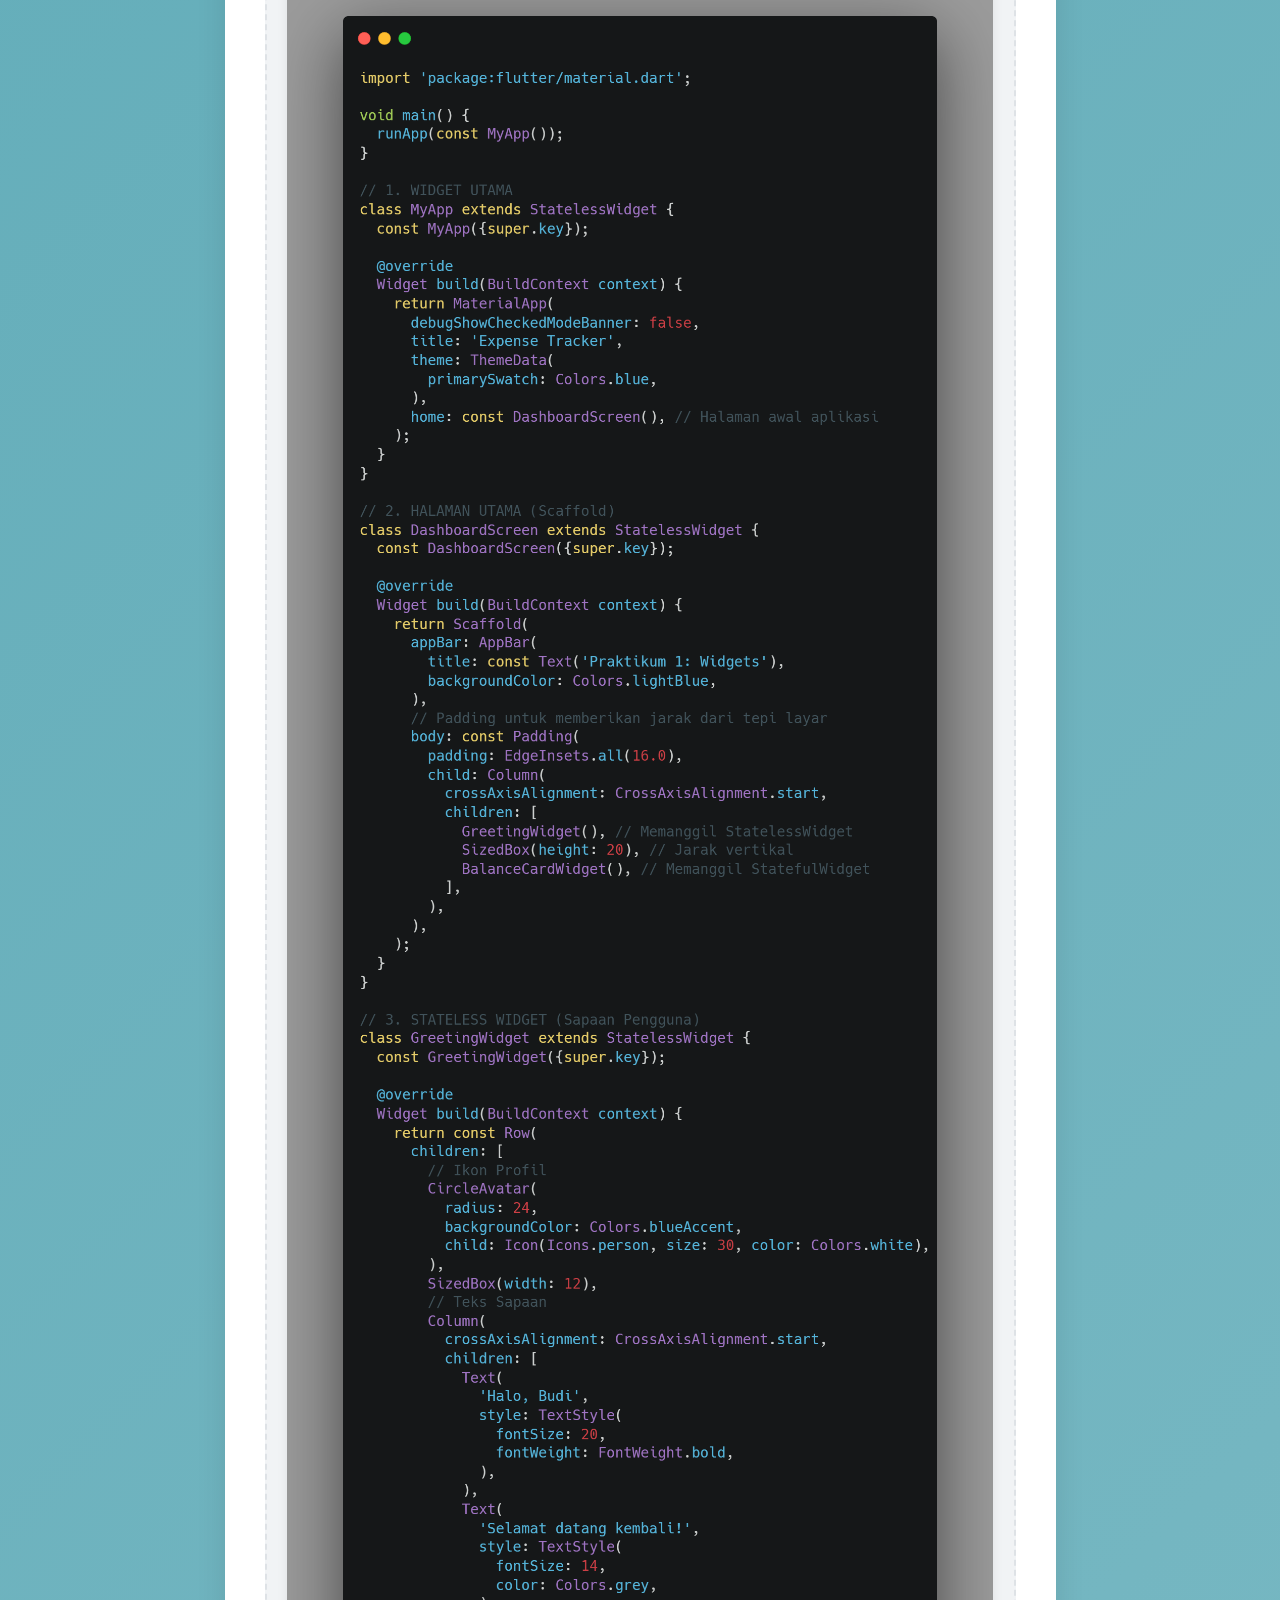
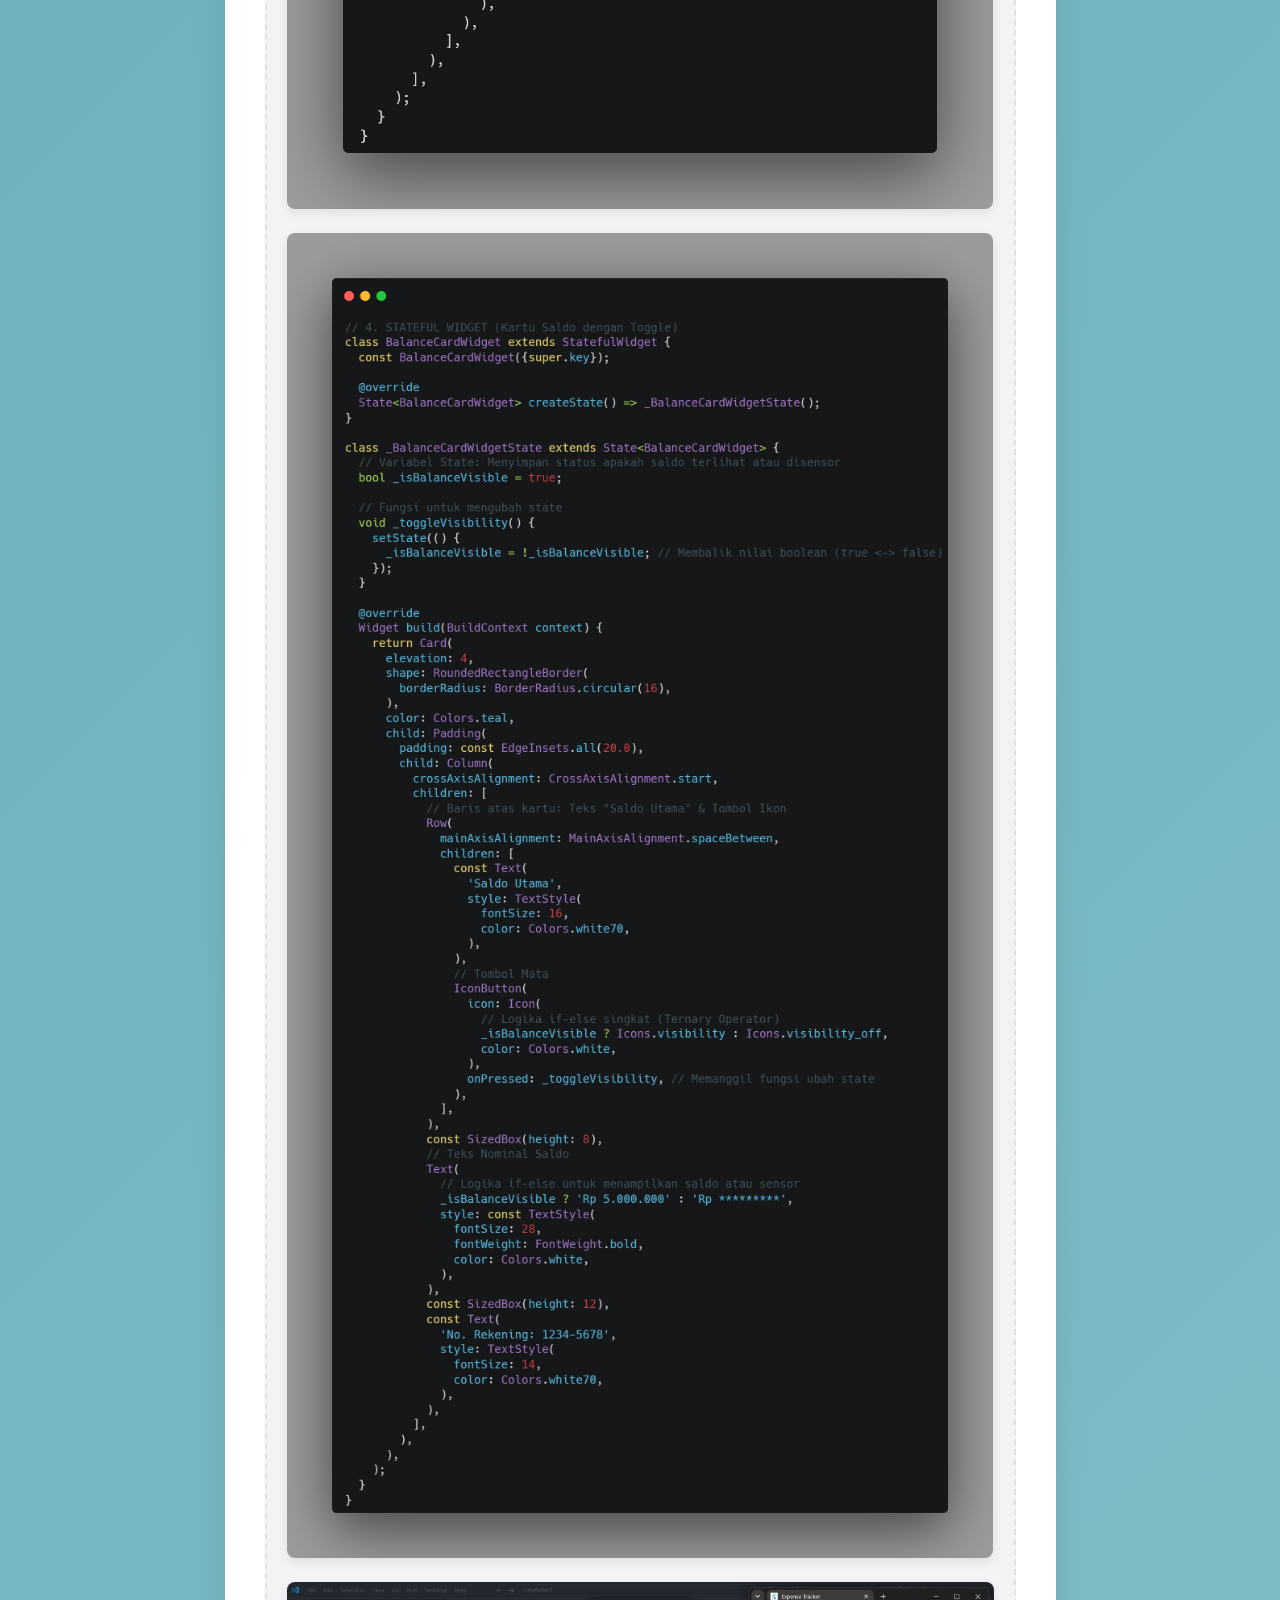
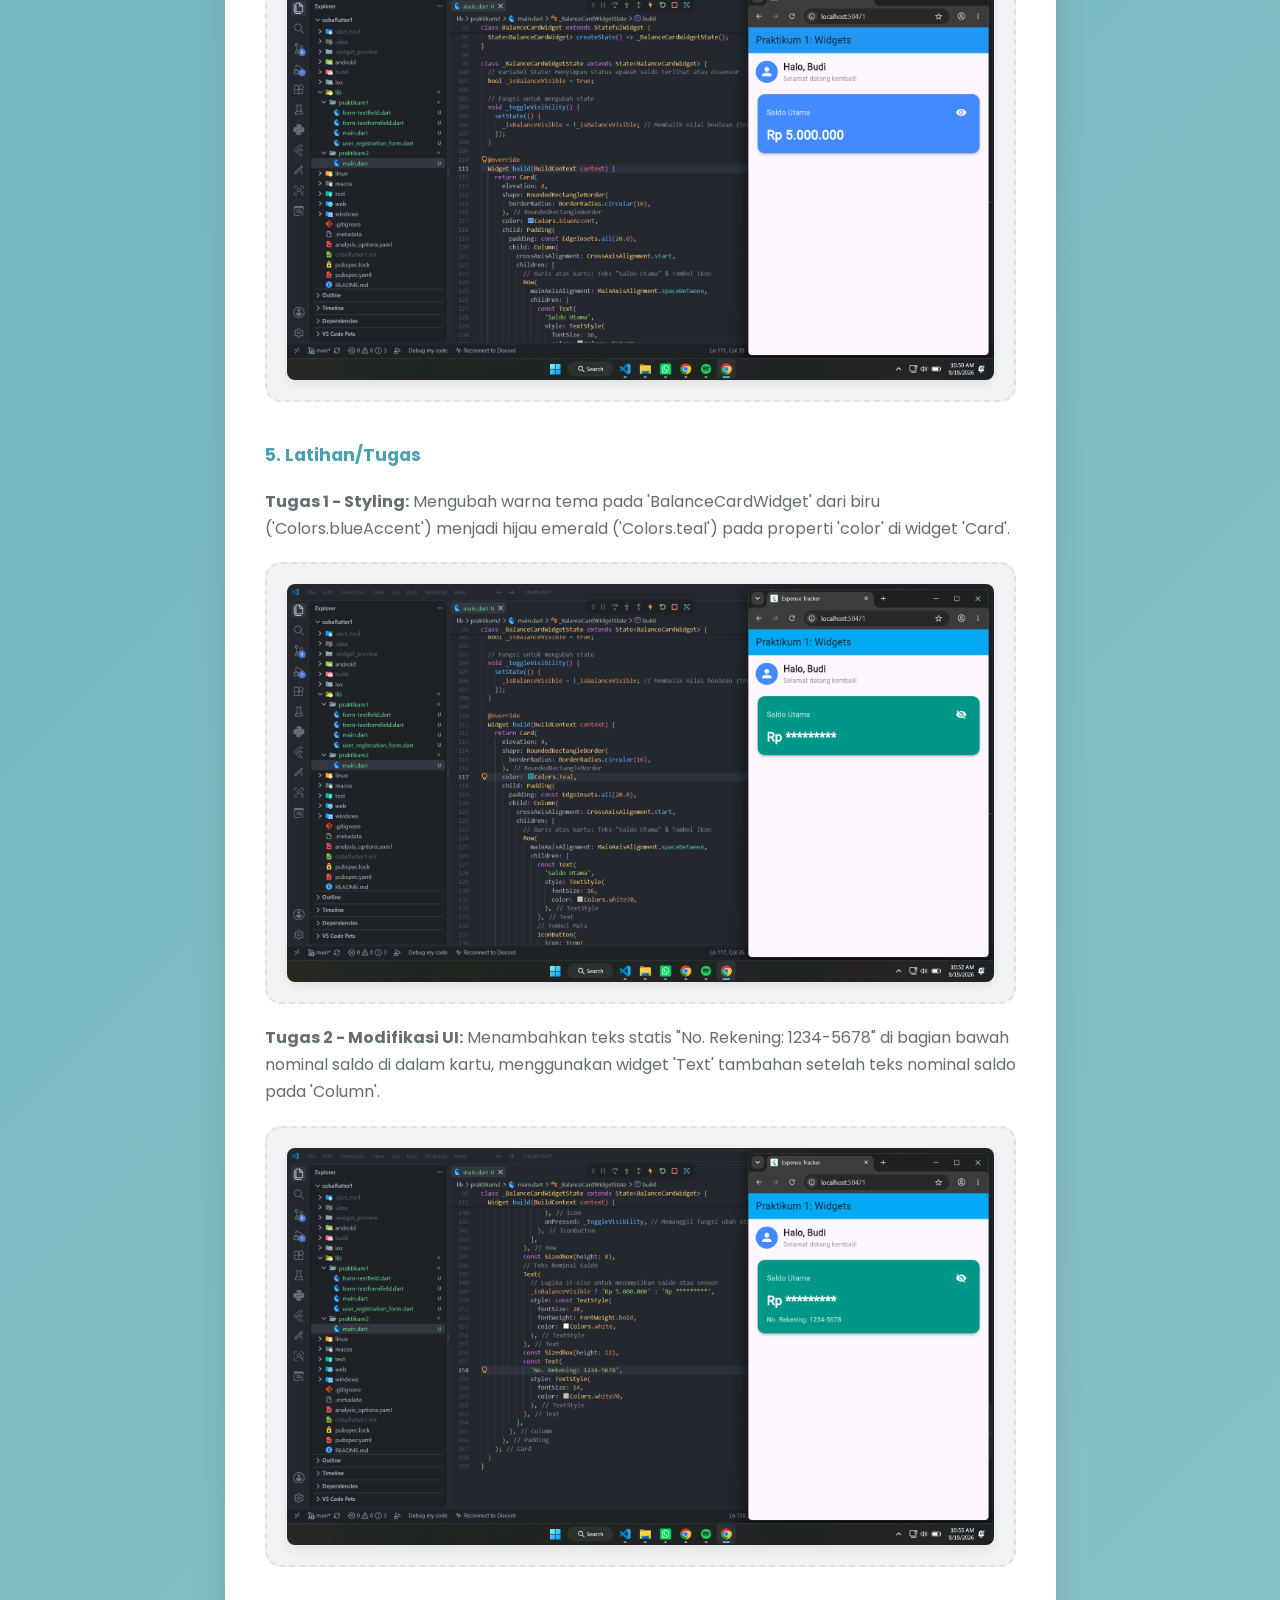
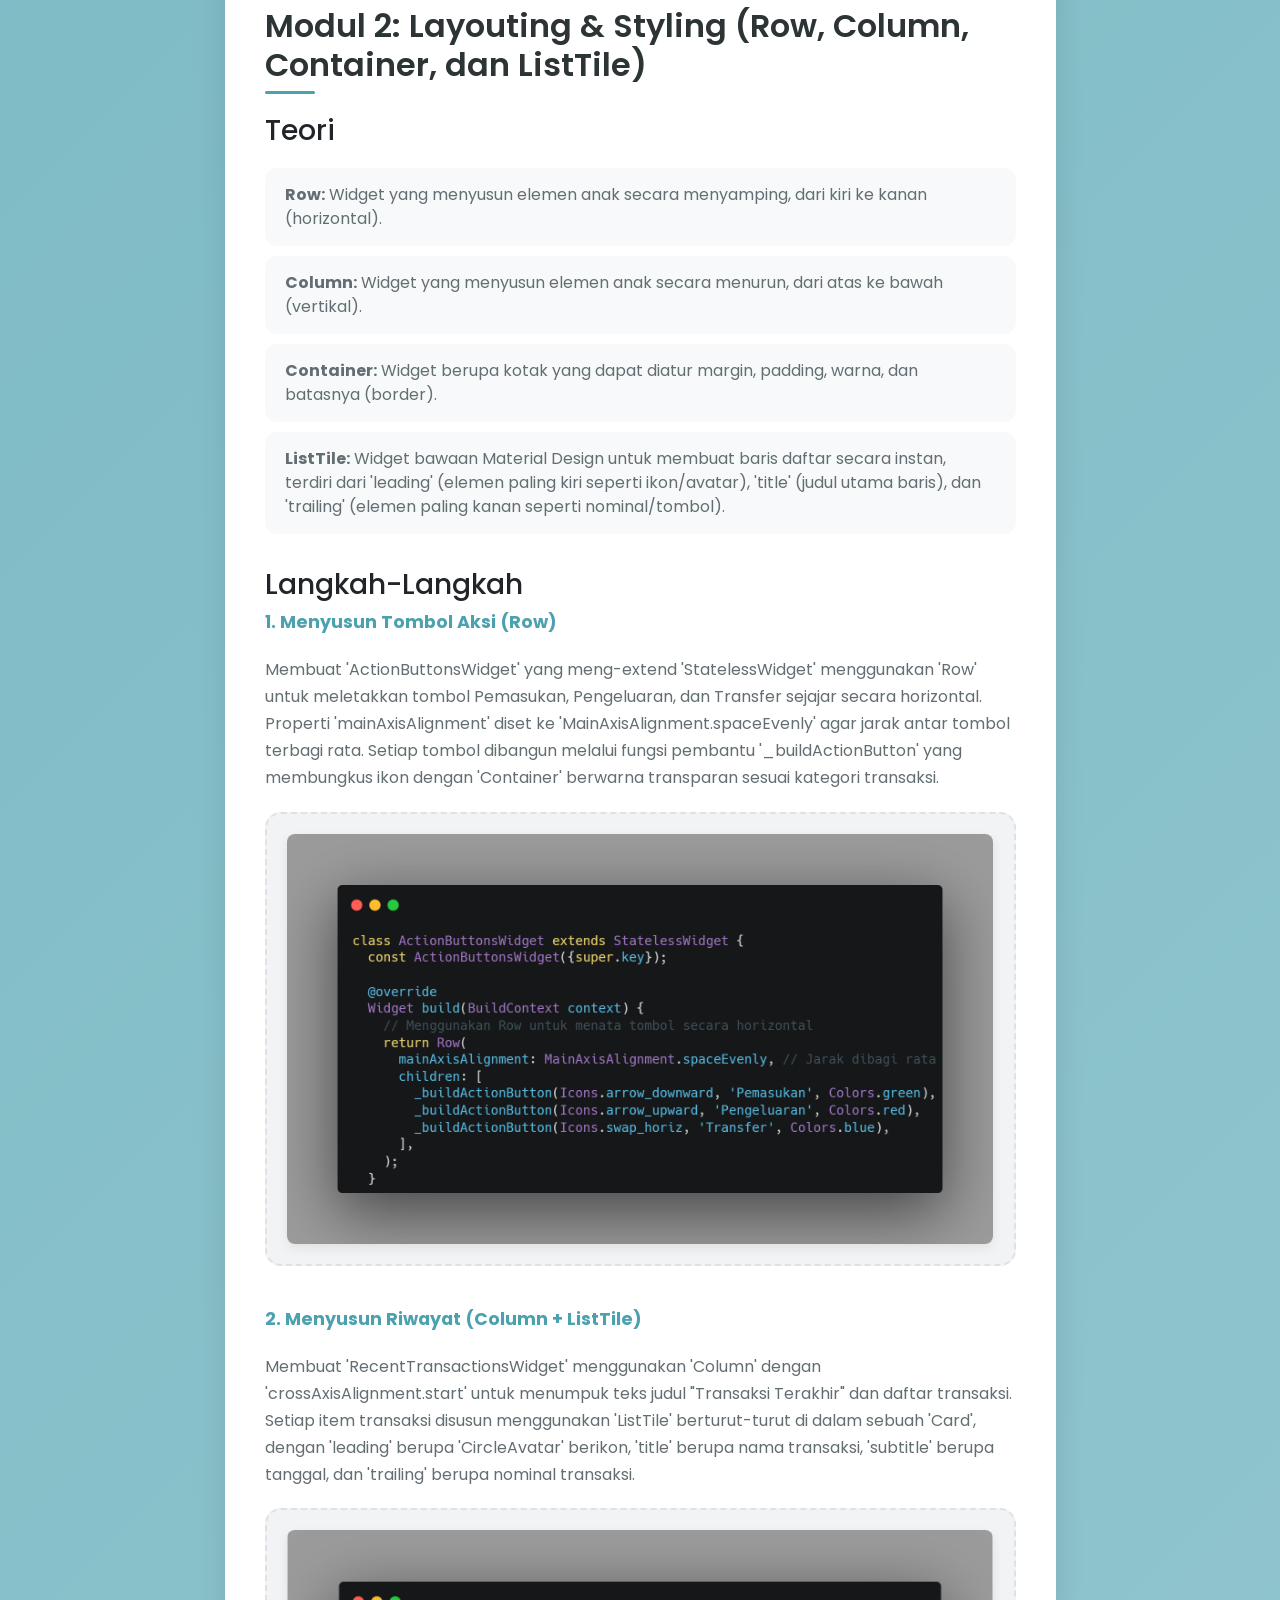
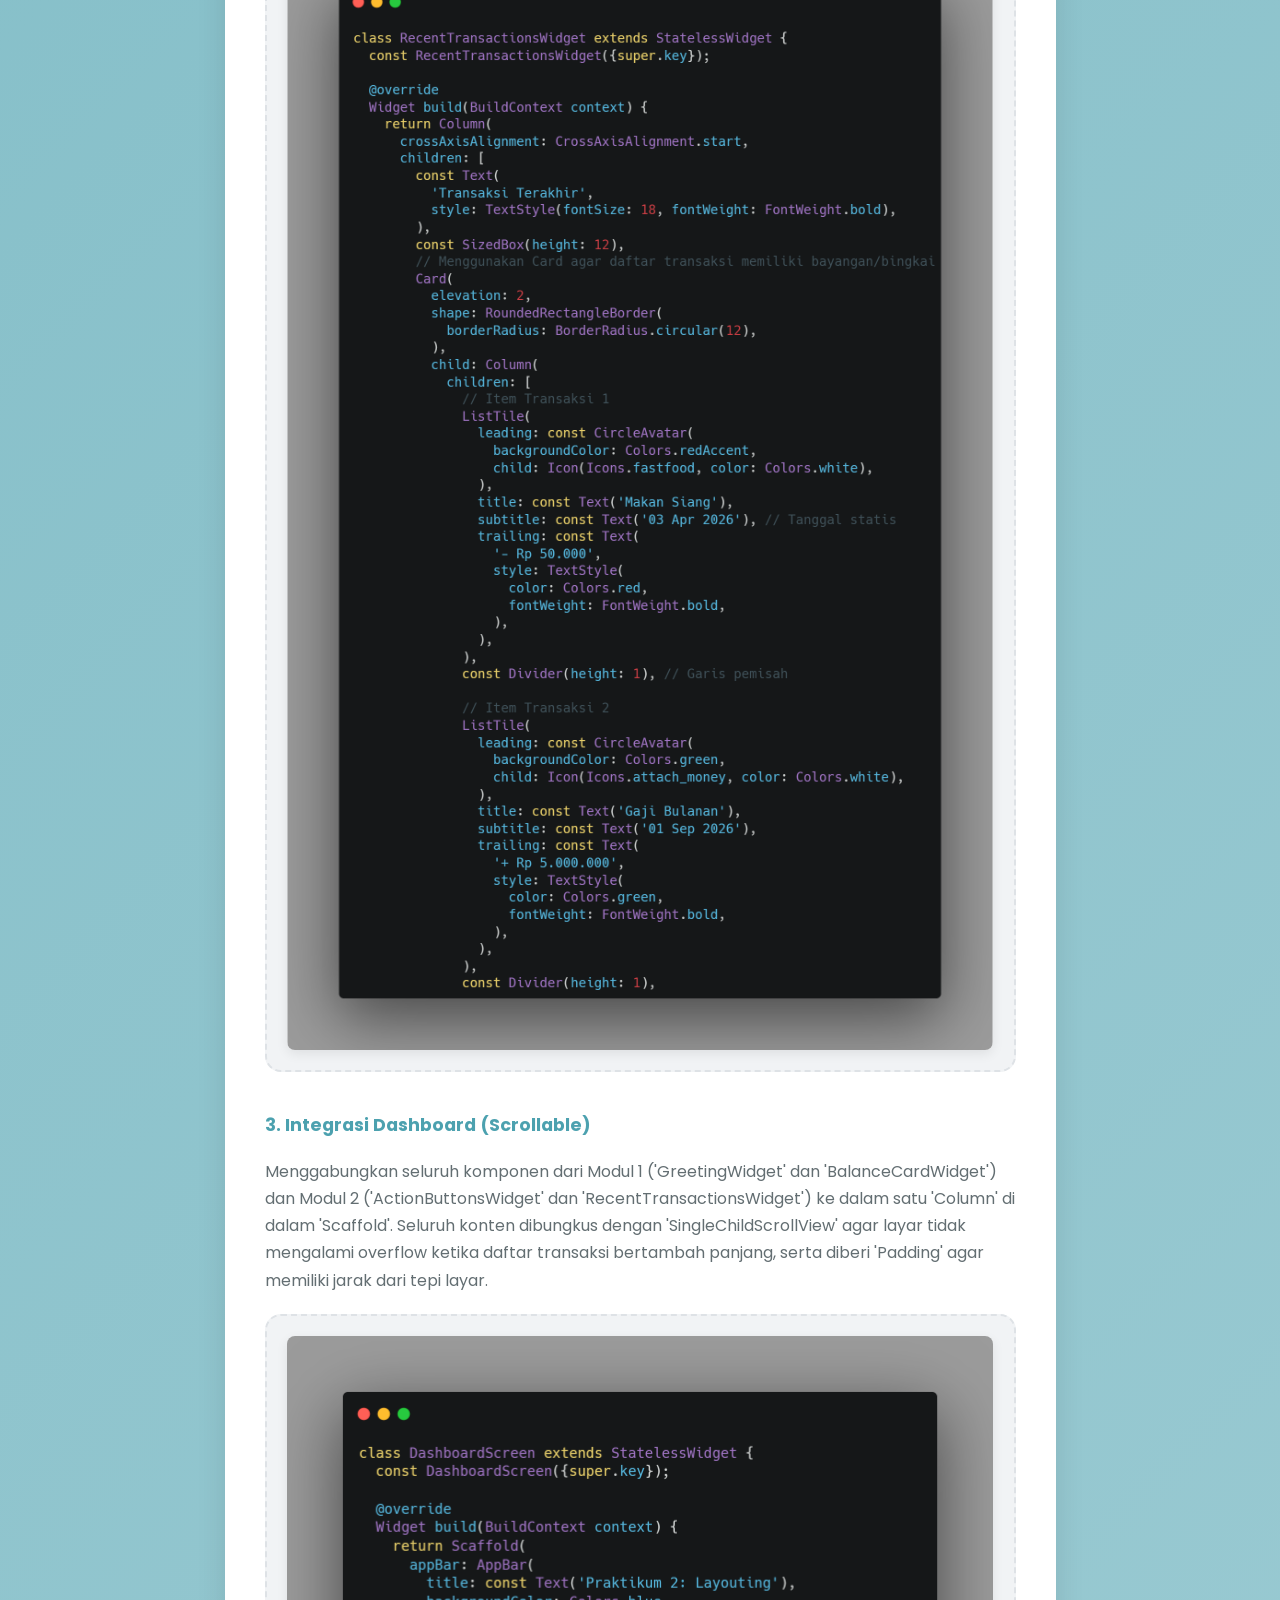
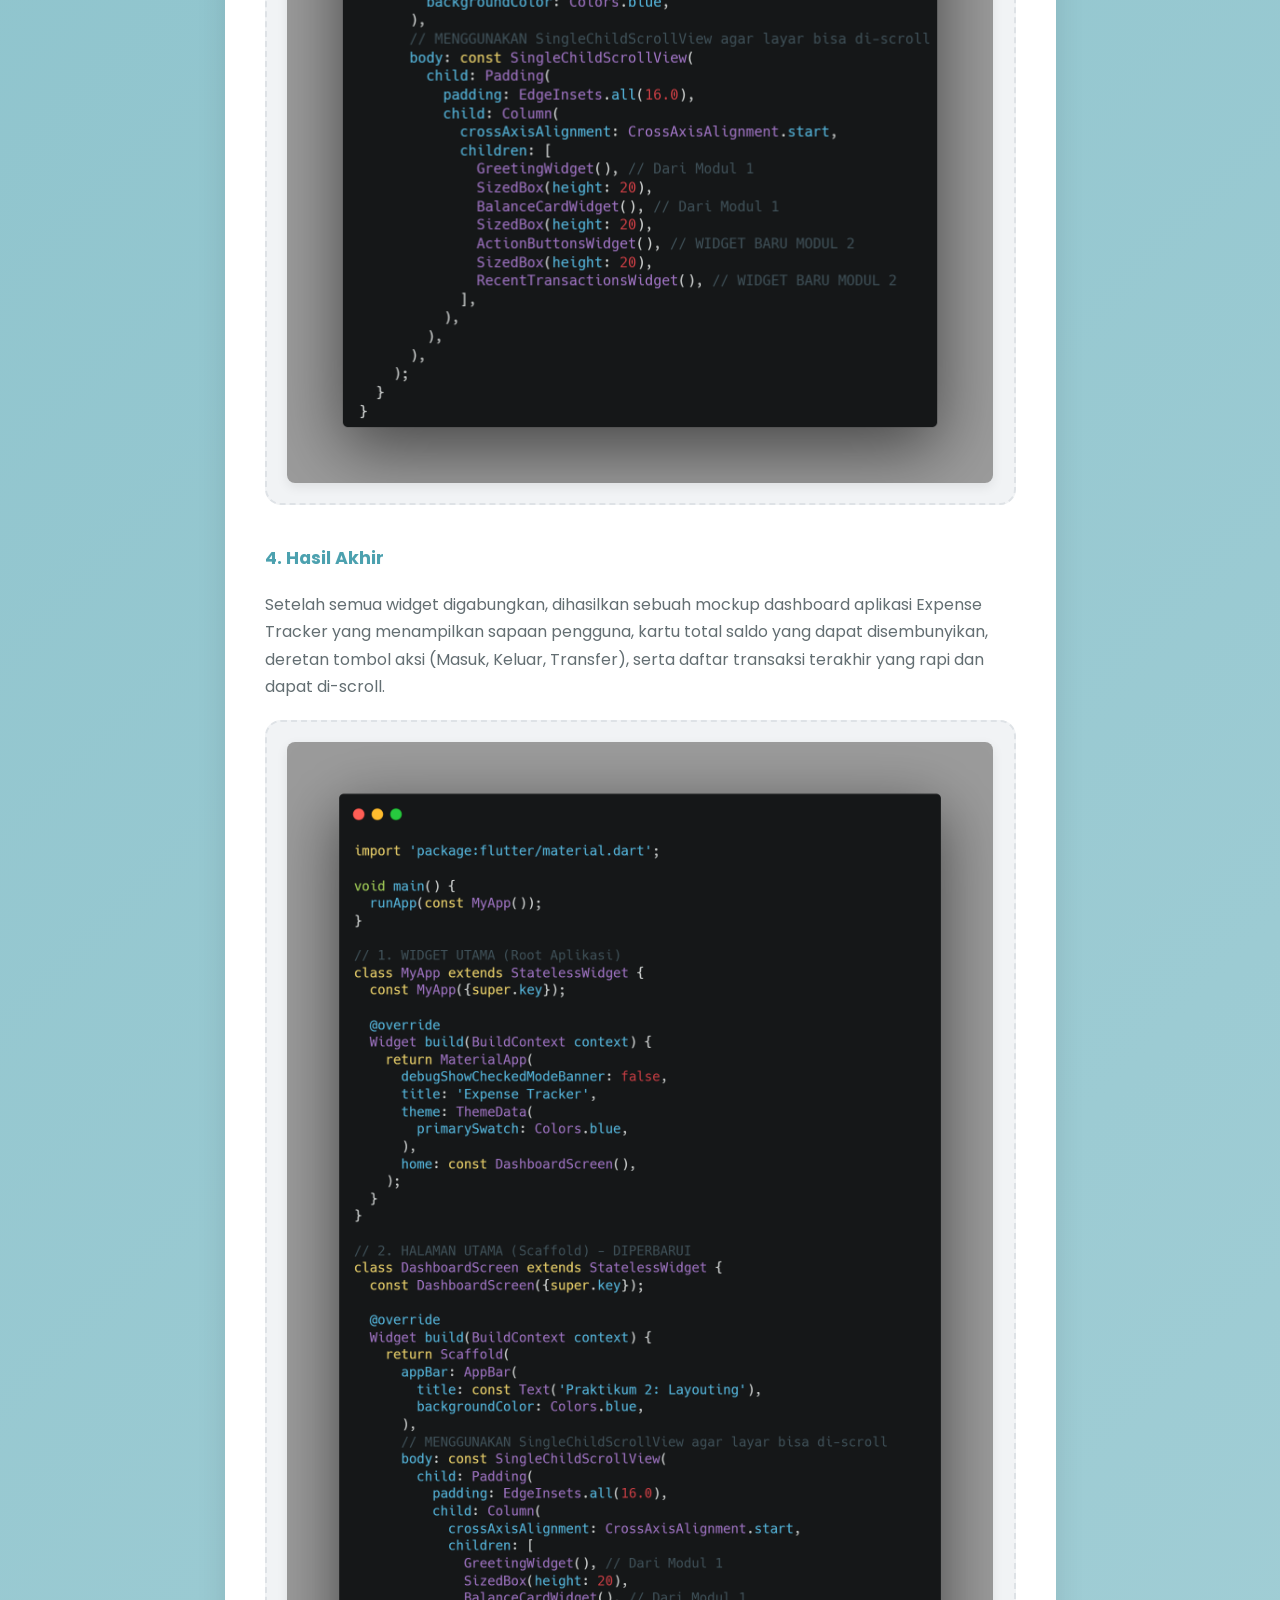
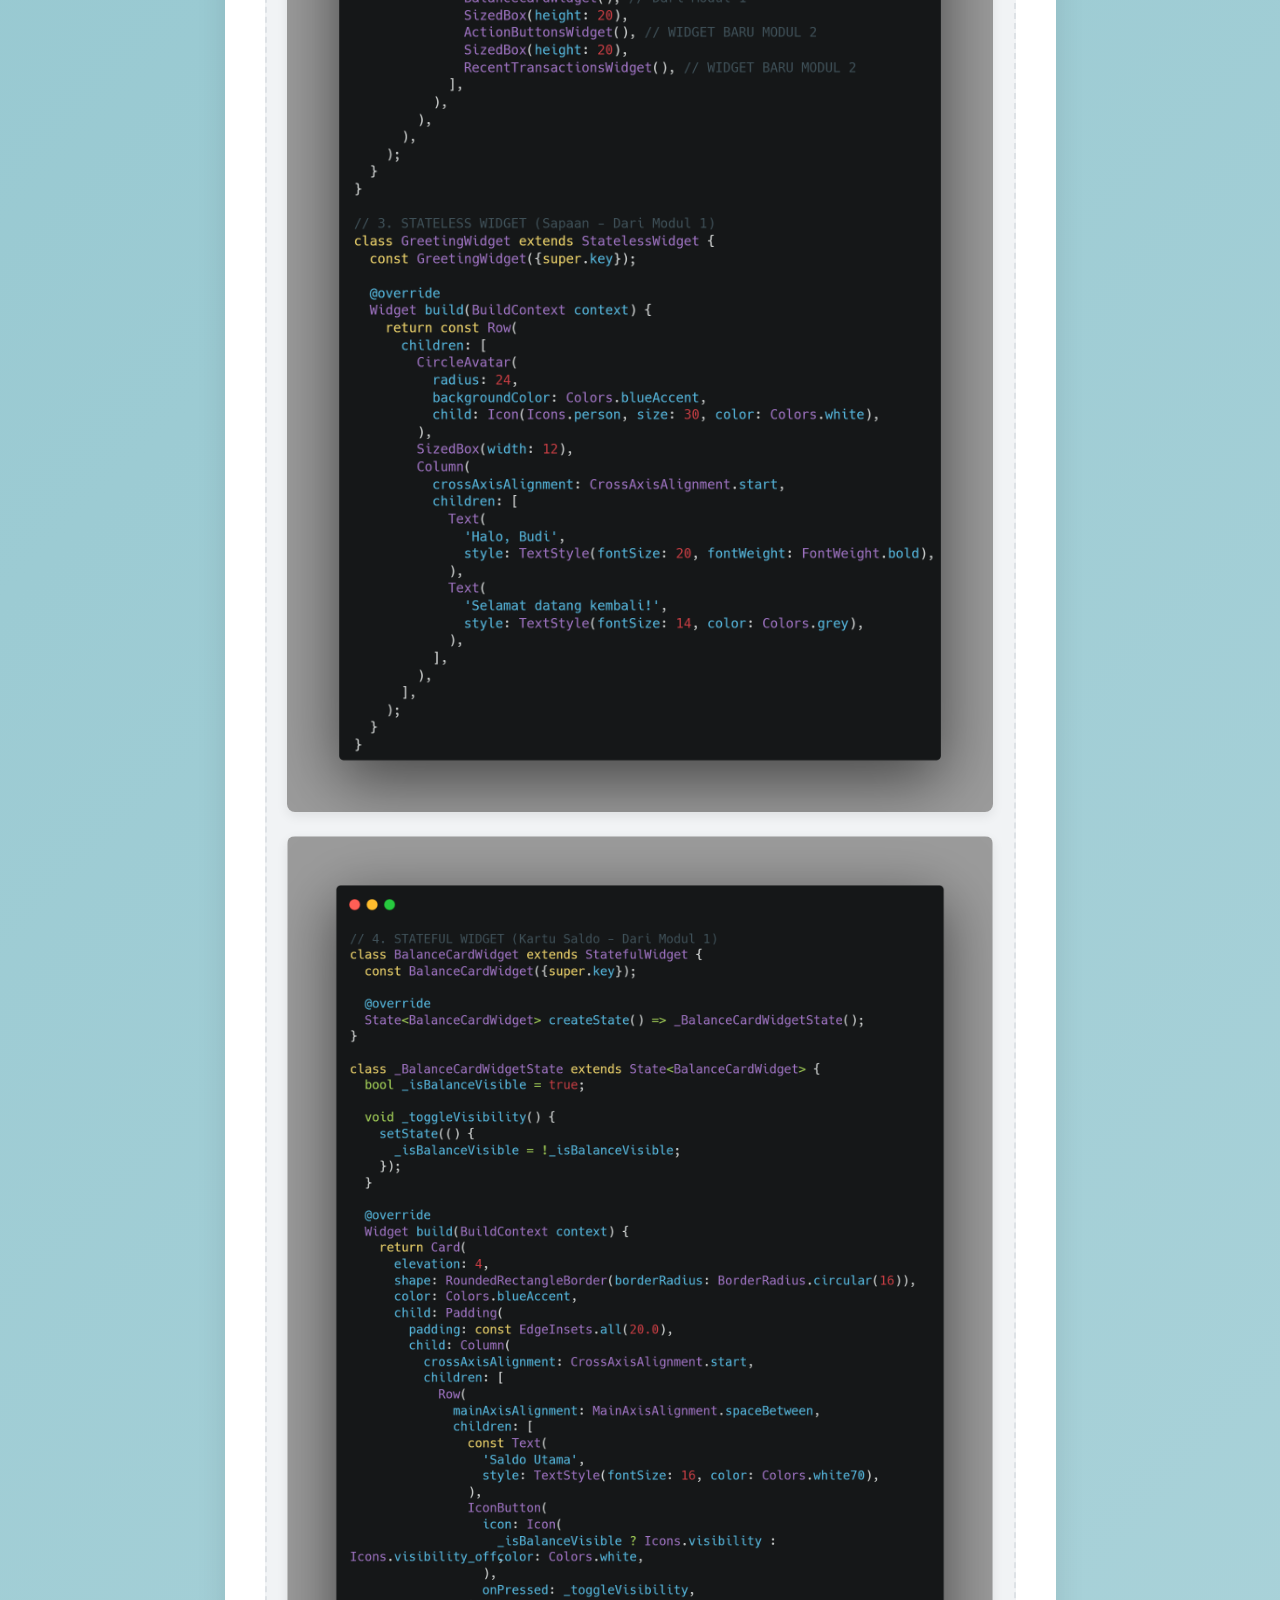
<file: laporan/mobapp2.html>
<!doctype html>
<html lang="en">
  <head>
    <meta charset="UTF-8" />
    <meta name="viewport" content="width=device-width, initial-scale=1.0" />
    <title>report mobapp2</title>
    <link
      href="https://cdn.jsdelivr.net/npm/bootstrap@5.3.8/dist/css/bootstrap.min.css"
      rel="stylesheet"
      integrity="sha384-sRIl4kxILFvY47J16cr9ZwB07vP4J8+LH7qKQnuqkuIAvNWLzeN8tE5YBujZqJLB"
      crossorigin="anonymous"
    />
    <link
      rel="stylesheet"
      href="https://cdn.jsdelivr.net/npm/bootstrap-icons@1.13.1/font/bootstrap-icons.min.css"
    />
    <link
      href="https://fonts.googleapis.com/css2?family=Poppins:wght@300;400;500;600;700&display=swap"
      rel="stylesheet"
    />
    <link rel="stylesheet" href="../style.css" />
    <link rel="stylesheet" href="style-laporan.css" />
  </head>
  <body>
    <!-- <div class="position-fixed bottom-0 end-0 p-3" style="z-index: 9999">
      <div id="devToast" class="custom-toast">
        🚧 This site is still a work in progress :)
      </div>
    </div> -->

    <!-- navbar -->
    <nav class="navbar navbar-expand-lg bg-white shadow-sm sticky-top">
      <div
        class="container-fluid px-3 px-lg-5 d-flex justify-content-between align-items-center"
      >
        <a class="navbar-brand fw-semibold" href="#">miftahulhdd</a>

        <div class="d-none d-md-block mx-auto">
          <span
            class="text-muted fw-medium text-uppercase small tracking-widest"
            >Laboratory Report</span
          >
        </div>

        <div class="navbar-nav ms-auto ms-md-0 fw-semibold">
          <a class="nav-link mx-1" href="../index.html">Home</a>
        </div>
      </div>
    </nav>
    <!-- end navbar -->

    <!-- main content start -->
    <main class="container py-4">
      <div class="row justify-content-center">
        <div class="col-lg-9 col-md-11">
          <div class="report-container">
            <!-- back button -->
            <a href="../portofolio.html" class="back-btn">
              <i class="bi bi-arrow-left"></i> Kembali ke Portofolio
            </a>

            <!-- badge -->
            <div class="mb-2">
              <span class="course-badge">Mobile App</span>
            </div>

            <!-- date -->
            <div class="publish-date">Published on: 19 September 2026</div>

            <!-- title -->
            <h1 class="article-title">
              Laporan Praktikum 2: Pengenalan Widget serta Layouting &amp; Styling pada Flutter
            </h1>

            <!-- pendahuluan -->
            <section>
              <h2 class="section-title">Pendahuluan</h2>
              <p class="intro-text">
                Laporan ini merangkum dua modul praktikum mata kuliah Aplikasi
                Mobile berbasis Flutter. Modul pertama membahas pengenalan
                widget dasar, yaitu perbedaan antara StatelessWidget dan
                StatefulWidget beserta penerapan manajemen state sederhana
                menggunakan setState(). Modul kedua membahas layouting dan
                styling menggunakan widget Row, Column, Container, serta
                ListTile untuk menyusun tampilan dashboard aplikasi pencatat
                keuangan (Expense Tracker).
                <br />
                <br />
                Kedua modul ini saling berkaitan karena widget-widget dasar
                yang dipelajari pada modul pertama (GreetingWidget dan
                BalanceCardWidget) kemudian digabungkan dengan komponen baru
                pada modul kedua (ActionButtonsWidget dan
                RecentTransactionsWidget) menjadi satu halaman dashboard yang
                utuh dan dapat di-scroll.
              </p>
              <a class="link-text" href="https://github.com/miftahulhdd/PrakAppMob_B_2411533005" target="_blank">Repository Github</a>
            </section>

            <!-- ===================== MODUL 1 ===================== -->
            <section>
              <h2 class="section-title">Modul 1: Pengenalan Widgets (Stateless, Stateful, &amp; Manajemen State Dasar)</h2>

              <h3 class="subsection-title" style="margin-top: 1rem;">Teori</h3>
              <div class="list-group list-group-custom">
                <div class="list-group-item">
                  <strong>Stateless Widget:</strong> Widget statis yang
                  tampilannya tidak pernah berubah setelah dirender di layar,
                  tidak memiliki data internal yang berubah (state), sehingga
                  lebih ringan dan cepat. Contoh: label teks, ikon, gambar
                  statis.
                </div>
                <div class="list-group-item">
                  <strong>Stateful Widget:</strong> Widget dinamis yang
                  tampilannya dapat berubah sebagai respons terhadap interaksi
                  pengguna atau data baru. Widget ini menyimpan objek data
                  internal (state) dan dapat merender ulang UI melalui
                  setState(). Contoh: form input, checkbox, animasi.
                </div>
                <div class="list-group-item">
                  <strong>setState():</strong> Fungsi yang digunakan untuk
                  memberi tahu Flutter bahwa ada perubahan data pada
                  StatefulWidget, sehingga UI perlu dirender ulang agar
                  perubahan tersebut tampil di layar.
                </div>
              </div>

              <h3 class="subsection-title" style="margin-top: 1.5rem;">Langkah-Langkah</h3>

              <div class="step-item">
                <span class="step-number">1. Membuat Widget Sapaan (Stateless)</span>
                <p class="step-description">
                  Membuat header statis bernama 'GreetingWidget' yang meng-extend
                  'StatelessWidget' untuk menampilkan nama pengguna beserta ikon
                  avatar. Digunakan 'Row' untuk menyusun elemen dari kiri ke
                  kanan (avatar dan teks sapaan), serta 'Column' di dalamnya
                  untuk menumpuk dua baris teks sapaan secara vertikal.
                </p>
                <div class="screenshot-group">
                  <img src="../ss/appmob/2lkh1.png" alt="modul1-langkah1" />
                </div>
              </div>

              <div class="step-item">
                <span class="step-number">2. Membuat Kartu Saldo (Stateful)</span>
                <p class="step-description">
                  Karena kartu saldo harus dapat bereaksi saat ikon mata
                  ditekan, widget ini dibuat sebagai 'StatefulWidget' bernama
                  'BalanceCardWidget'. Class state-nya, '_BalanceCardWidgetState',
                  menyimpan variabel boolean '_isBalanceVisible' untuk status
                  tampil/sensor saldo, serta nilai nominal saldo yang akan
                  ditampilkan.
                </p>
                <div class="screenshot-group">
                  <img src="../ss/appmob/2lkh2.png" alt="modul1-langkah2" />
                </div>
              </div>

              <div class="step-item">
                <span class="step-number">3. Menerapkan Interaktivitas (setState)</span>
                <p class="step-description">
                  Menambahkan 'IconButton' pada kartu saldo dengan ikon mata
                  ('visibility' / 'visibility_off') yang berubah sesuai
                  kondisi. Pada properti 'onPressed', dipanggil method
                  'setState()' untuk membalik nilai boolean '_isBalanceVisible',
                  sehingga tampilan nominal saldo berganti antara angka asli
                  dan tanda sensor ('*********') menggunakan operator ternary.
                </p>
                <div class="screenshot-group">
                  <img src="../ss/appmob/2lkh3.png" alt="modul1-langkah3" />
                </div>
              </div>

              <div class="step-item">
                <span class="step-number">4. Hasil Akhir</span>
                <p class="step-description">
                  Menggabungkan 'GreetingWidget' (Stateless) dan
                  'BalanceCardWidget' (Stateful) ke dalam satu 'Scaffold' utama
                  yang dibungkus 'Padding'. Hasilnya, sapaan statis tampil di
                  bagian atas, sedangkan kartu saldo di bawahnya dapat
                  merespons ketukan pada ikon mata untuk menyembunyikan atau
                  menampilkan nominal saldo.
                </p>
                <div class="screenshot-group">
                  <img src="../ss/appmob/2lkh5.png" alt="modul1-hasil-akhir" />
                  <img src="../ss/appmob/2lkh4.png" alt="modul1-hasil-akhir" />
                  <img src="../ss/appmob/2lkh6.png" alt="modul1-hasil-akhir" />
                </div>
              </div>

              <div class="step-item">
                <span class="step-number">5. Latihan/Tugas</span>
                <p class="step-description">
                  <strong>Tugas 1 - Styling:</strong> Mengubah warna tema pada
                  'BalanceCardWidget' dari biru ('Colors.blueAccent') menjadi
                  hijau emerald ('Colors.teal') pada properti 'color' di
                  widget 'Card'.
                </p>
                <div class="screenshot-group">
                  <img src="../ss/appmob/2lkh7.png" alt="modul1-tugas1" />
                </div>
                <p class="step-description">
                  <strong>Tugas 2 - Modifikasi UI:</strong> Menambahkan teks
                  statis "No. Rekening: 1234-5678" di bagian bawah nominal
                  saldo di dalam kartu, menggunakan widget 'Text' tambahan
                  setelah teks nominal saldo pada 'Column'.
                </p>
                <div class="screenshot-group">
                  <img src="../ss/appmob/2lkh8.png" alt="modul1-tugas2" />
                </div>
              </div>
            </section>

            <!-- ===================== MODUL 2 ===================== -->
            <section>
              <h2 class="section-title">Modul 2: Layouting &amp; Styling (Row, Column, Container, dan ListTile)</h2>

              <h3 class="subsection-title" style="margin-top: 1rem;">Teori</h3>
              <div class="list-group list-group-custom">
                <div class="list-group-item">
                  <strong>Row:</strong> Widget yang menyusun elemen anak
                  secara menyamping, dari kiri ke kanan (horizontal).
                </div>
                <div class="list-group-item">
                  <strong>Column:</strong> Widget yang menyusun elemen anak
                  secara menurun, dari atas ke bawah (vertikal).
                </div>
                <div class="list-group-item">
                  <strong>Container:</strong> Widget berupa kotak yang dapat
                  diatur margin, padding, warna, dan batasnya (border).
                </div>
                <div class="list-group-item">
                  <strong>ListTile:</strong> Widget bawaan Material Design
                  untuk membuat baris daftar secara instan, terdiri dari
                  'leading' (elemen paling kiri seperti ikon/avatar), 'title'
                  (judul utama baris), dan 'trailing' (elemen paling kanan
                  seperti nominal/tombol).
                </div>
              </div>

              <h3 class="subsection-title" style="margin-top: 1.5rem;">Langkah-Langkah</h3>

              <div class="step-item">
                <span class="step-number">1. Menyusun Tombol Aksi (Row)</span>
                <p class="step-description">
                  Membuat 'ActionButtonsWidget' yang meng-extend
                  'StatelessWidget' menggunakan 'Row' untuk meletakkan tombol
                  Pemasukan, Pengeluaran, dan Transfer sejajar secara
                  horizontal. Properti 'mainAxisAlignment' diset ke
                  'MainAxisAlignment.spaceEvenly' agar jarak antar tombol
                  terbagi rata. Setiap tombol dibangun melalui fungsi
                  pembantu '_buildActionButton' yang membungkus ikon dengan
                  'Container' berwarna transparan sesuai kategori transaksi.
                </p>
                <div class="screenshot-group">
                  <img src="../ss/appmob/2lkh9.png" alt="modul2-langkah1" />
                </div>
              </div>

              <div class="step-item">
                <span class="step-number">2. Menyusun Riwayat (Column + ListTile)</span>
                <p class="step-description">
                  Membuat 'RecentTransactionsWidget' menggunakan 'Column'
                  dengan 'crossAxisAlignment.start' untuk menumpuk teks judul
                  "Transaksi Terakhir" dan daftar transaksi. Setiap item
                  transaksi disusun menggunakan 'ListTile' berturut-turut di
                  dalam sebuah 'Card', dengan 'leading' berupa 'CircleAvatar'
                  berikon, 'title' berupa nama transaksi, 'subtitle' berupa
                  tanggal, dan 'trailing' berupa nominal transaksi.
                </p>
                <div class="screenshot-group">
                  <img src="../ss/appmob/2lkh10.png" alt="modul2-langkah2" />
                </div>
              </div>

              <div class="step-item">
                <span class="step-number">3. Integrasi Dashboard (Scrollable)</span>
                <p class="step-description">
                  Menggabungkan seluruh komponen dari Modul 1
                  ('GreetingWidget' dan 'BalanceCardWidget') dan Modul 2
                  ('ActionButtonsWidget' dan 'RecentTransactionsWidget') ke
                  dalam satu 'Column' di dalam 'Scaffold'. Seluruh konten
                  dibungkus dengan 'SingleChildScrollView' agar layar tidak
                  mengalami overflow ketika daftar transaksi bertambah
                  panjang, serta diberi 'Padding' agar memiliki jarak dari
                  tepi layar.
                </p>
                <div class="screenshot-group">
                  <img src="../ss/appmob/2lkh11.png" alt="modul2-langkah3" />
                </div>
              </div>

              <div class="step-item">
                <span class="step-number">4. Hasil Akhir</span>
                <p class="step-description">
                  Setelah semua widget digabungkan, dihasilkan sebuah mockup
                  dashboard aplikasi Expense Tracker yang menampilkan sapaan
                  pengguna, kartu total saldo yang dapat disembunyikan,
                  deretan tombol aksi (Masuk, Keluar, Transfer), serta daftar
                  transaksi terakhir yang rapi dan dapat di-scroll.
                </p>
                <div class="screenshot-group">
                  <img src="../ss/appmob/2lkh14.png" alt="modul2-hasil-akhir" />
                  <img src="../ss/appmob/2lkh13.png" alt="modul2-hasil-akhir" />
                  <img src="../ss/appmob/2lkh12.png" alt="modul2-hasil-akhir" />
                  <img src="../ss/appmob/2lkh15.png" alt="modul2-hasil-akhir" />
                </div>
              </div>

              <div class="step-item">
                <span class="step-number">5. Latihan/Tugas</span>
                <p class="step-description">
                  <strong>Tugas 1 - Styling:</strong> Pada widget daftar
                  transaksi ('ListTile'), mengubah warna teks 'trailing'
                  untuk transaksi pengeluaran menjadi merah ('Colors.red') dan
                  transaksi pemasukan menjadi hijau ('Colors.green') melalui
                  properti 'TextStyle(color: ...)'.
                </p>
                <div class="screenshot-group">
                  <img src="../ss/appmob/2lkh16.png" alt="modul2-tugas1" />
                </div>
                <p class="step-description">
                  <strong>Tugas 2 - Tambah Data:</strong> Menambahkan dua
                  transaksi fiktif baru ke dalam daftar "Transaksi Terakhir"
                  dengan menyisipkan dua 'ListTile' tambahan (beserta
                  'Divider' pemisah) di bawah kode transaksi yang sudah ada
                  pada 'RecentTransactionsWidget'.
                </p>
                <div class="screenshot-group">
                  <img src="../ss/appmob/2lkh17.png" alt="modul2-tugas2" />
                  <img src="../ss/appmob/2lkh18.png" alt="modul2-tugas2" />
                </div>
              </div>
            </section>

            <div class="report-internal-footer">
              <hr />
              <div class="copyright text-muted">
                &copy;2026 miftahulhdd. All rights reserved.
              </div>
            </div>
          </div>
        </div>
      </div>
    </main>
    <!-- main content end -->

    <script
      src="https://cdn.jsdelivr.net/npm/bootstrap@5.3.8/dist/js/bootstrap.bundle.min.js"
      integrity="sha384-FKyoEForCGlyvwx9Hj09JcYn3nv7wiPVlz7YYwJrWVcXK/BmnVDxM+D2scQbITxI"
      crossorigin="anonymous"
    ></script>
    <script src="../script.js"></script>
  </body>
</html>
</file>
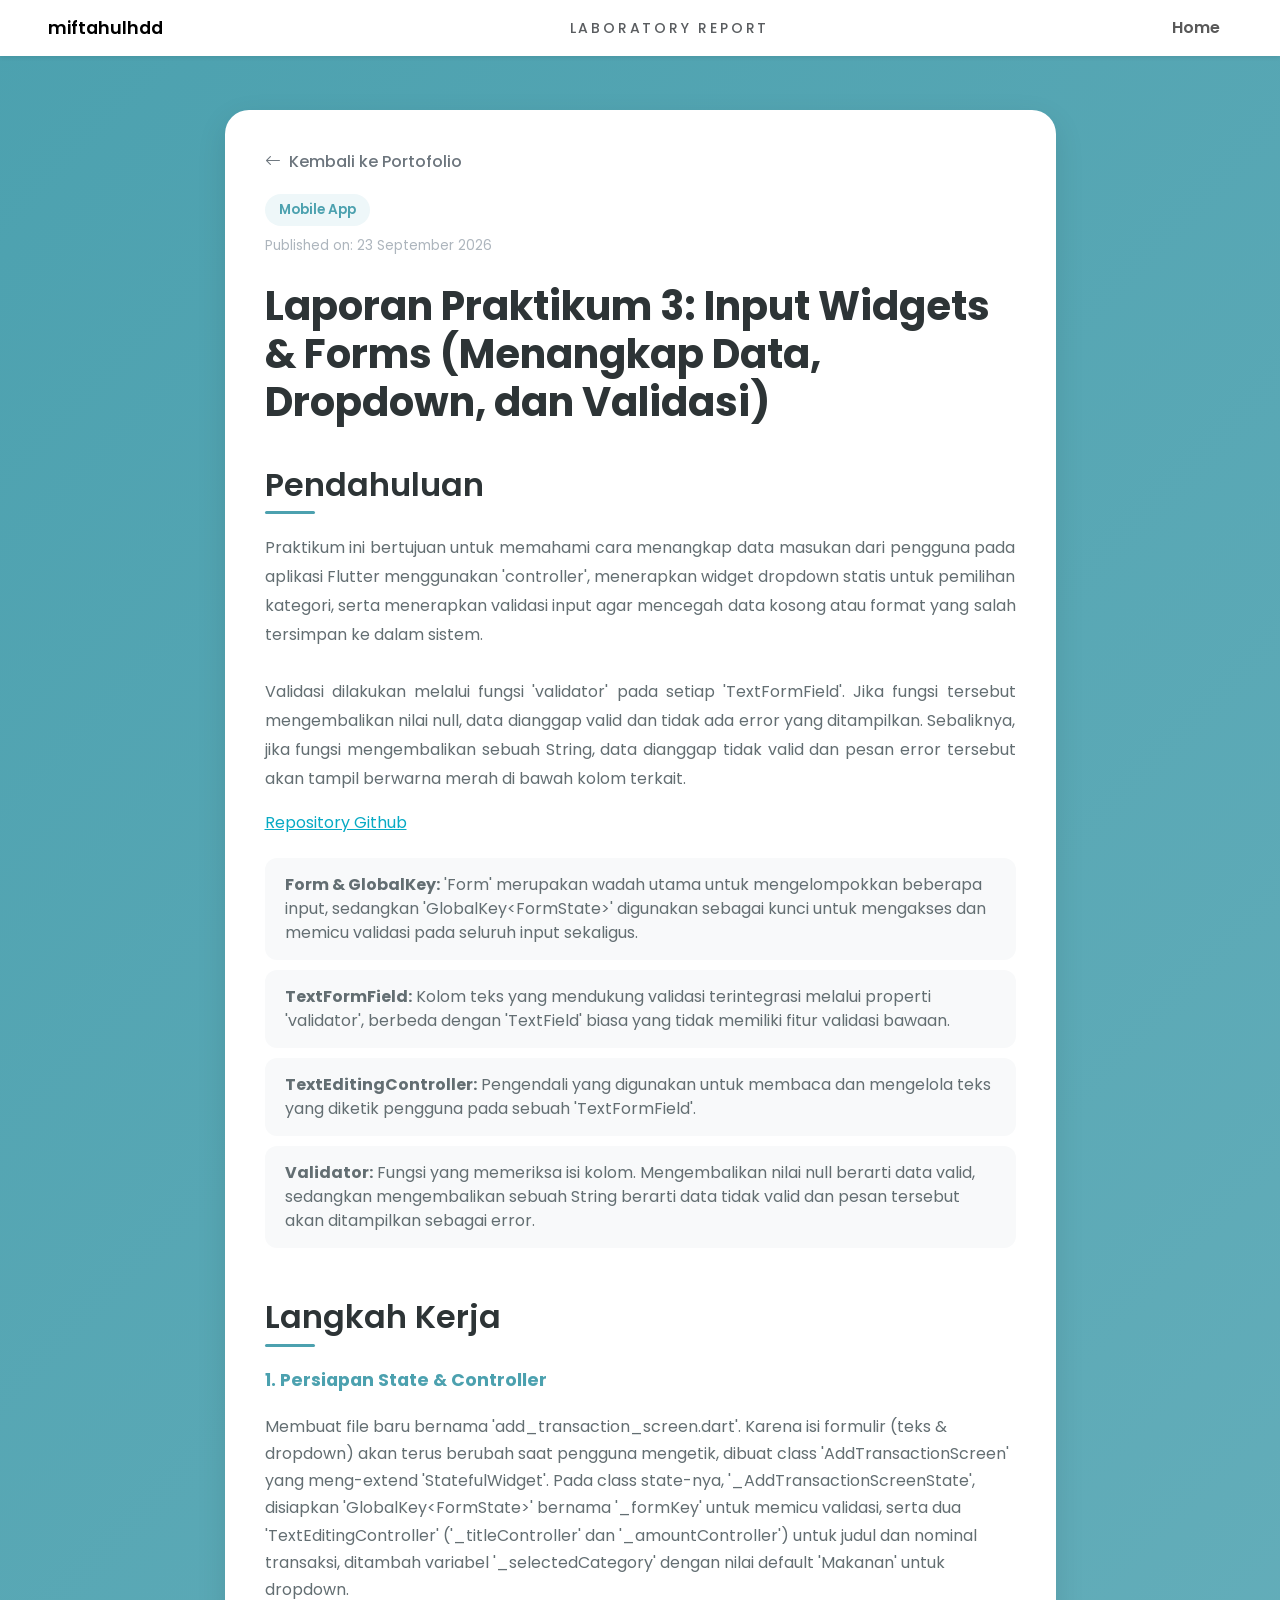
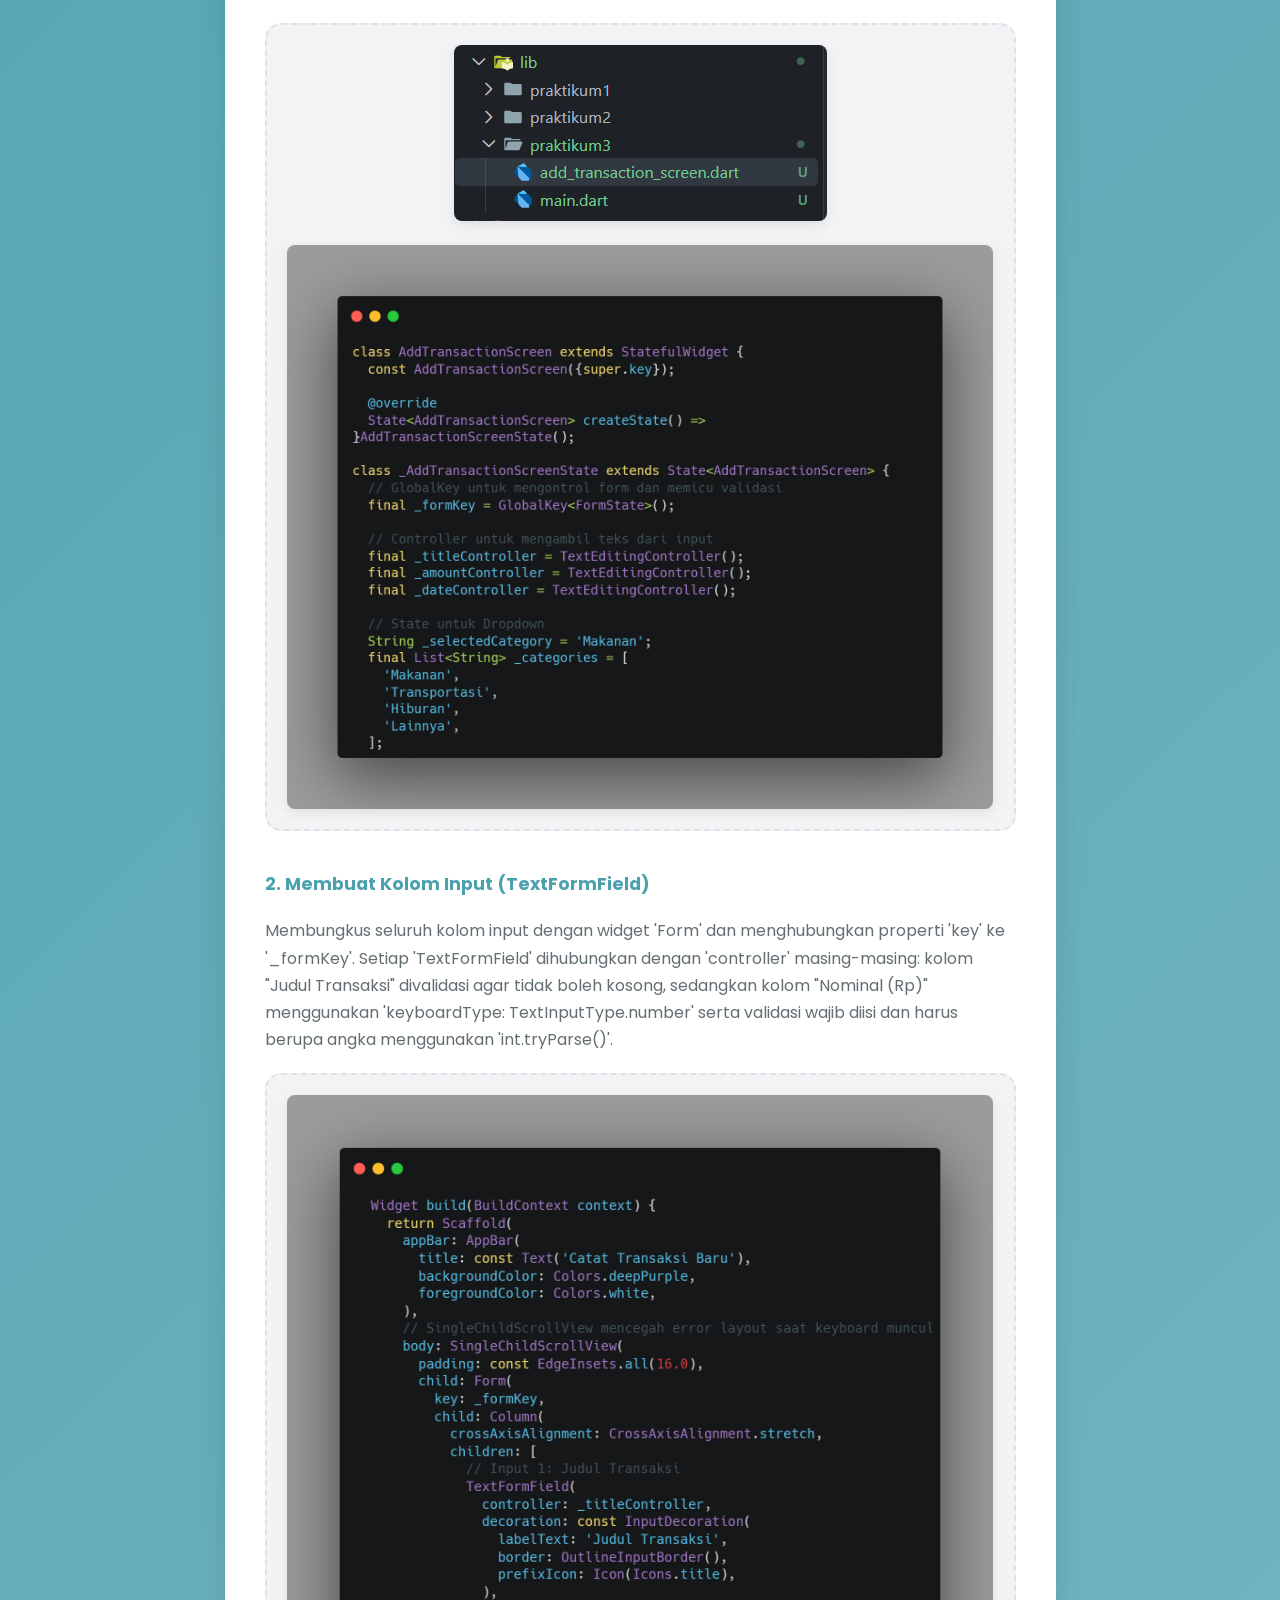
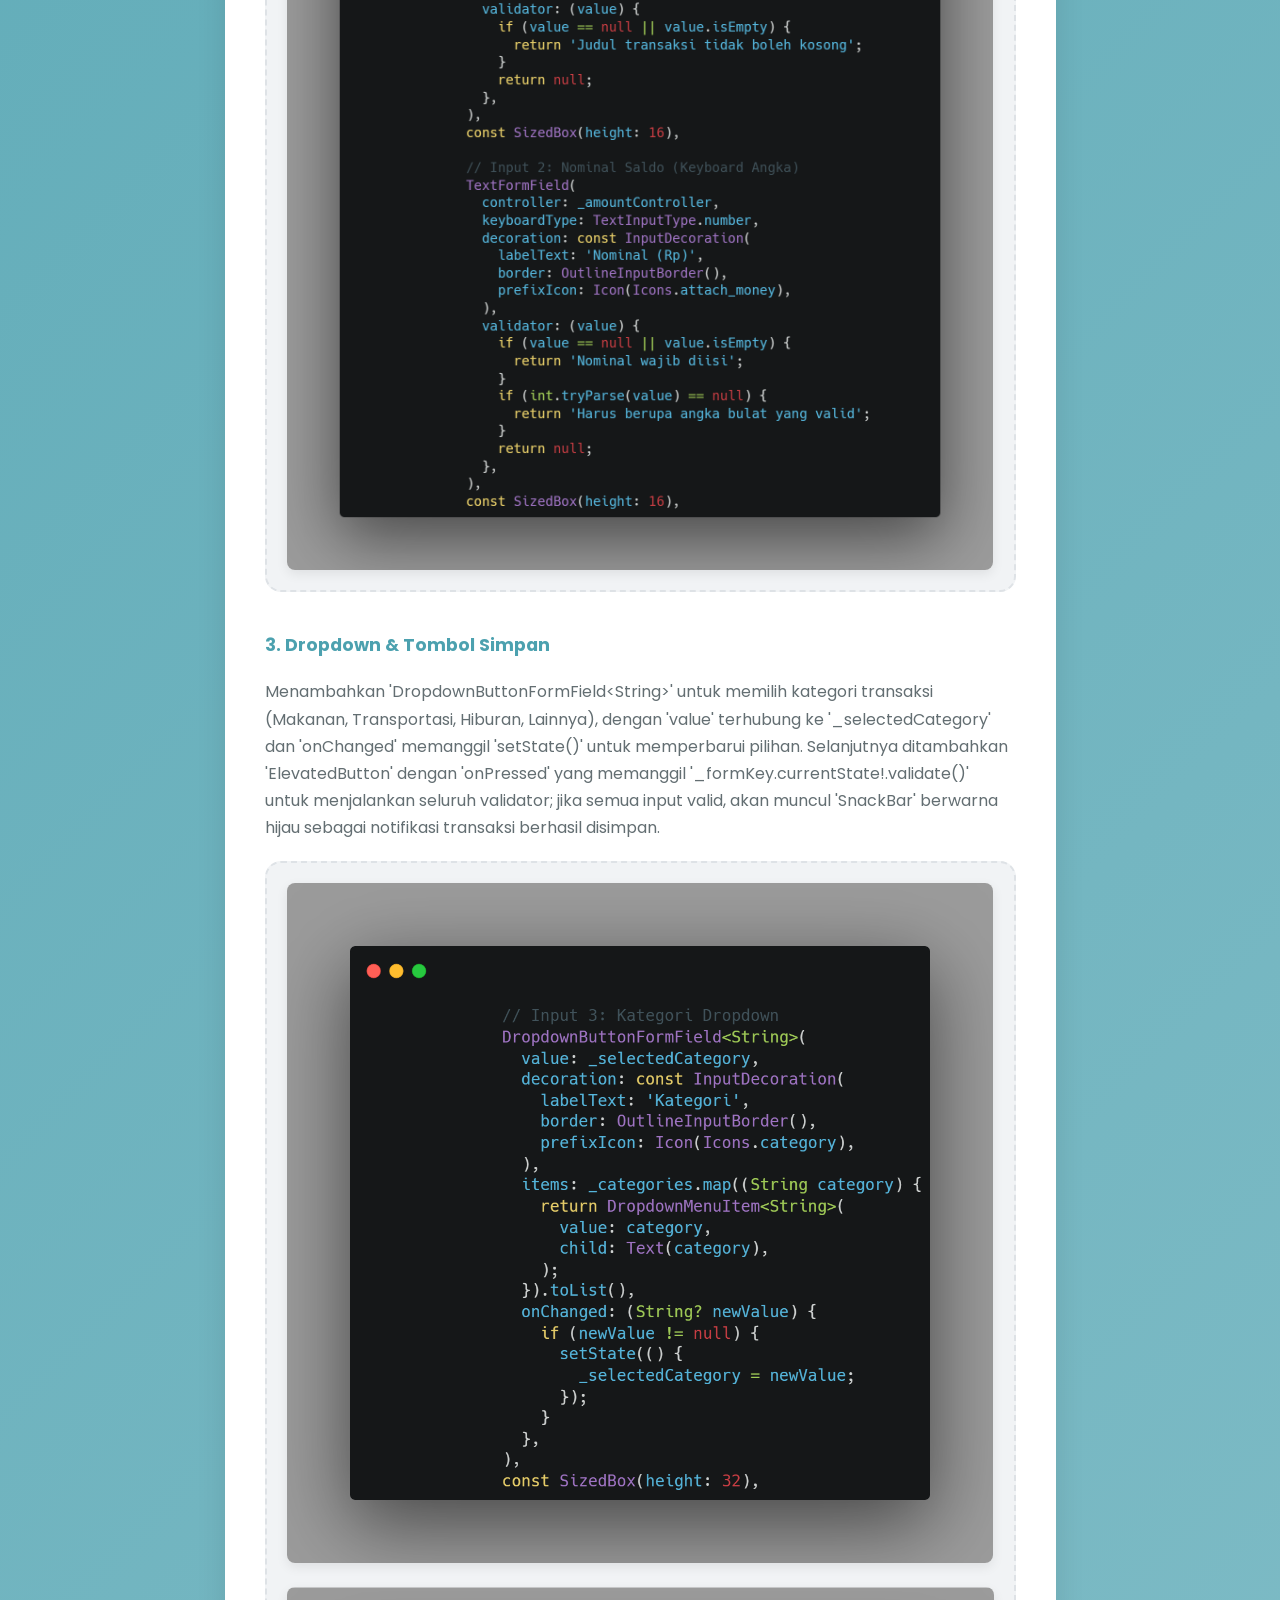
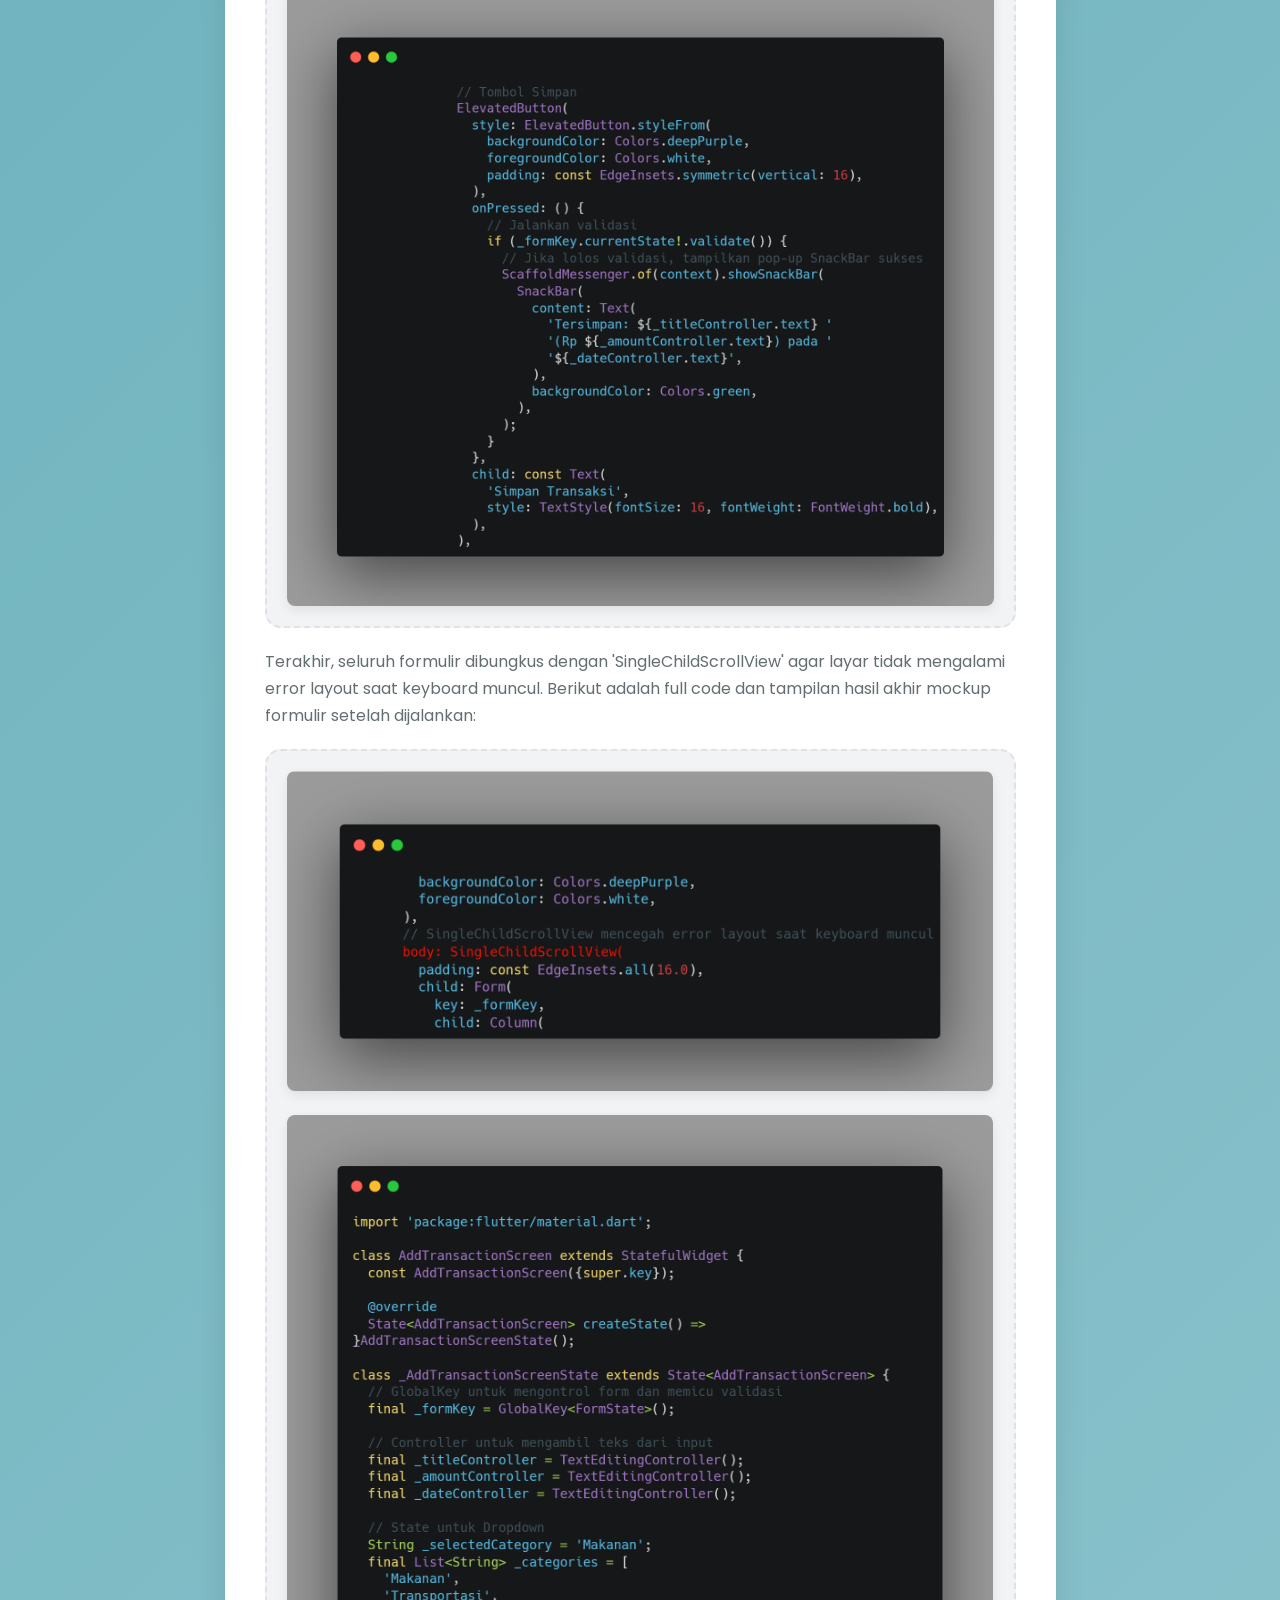
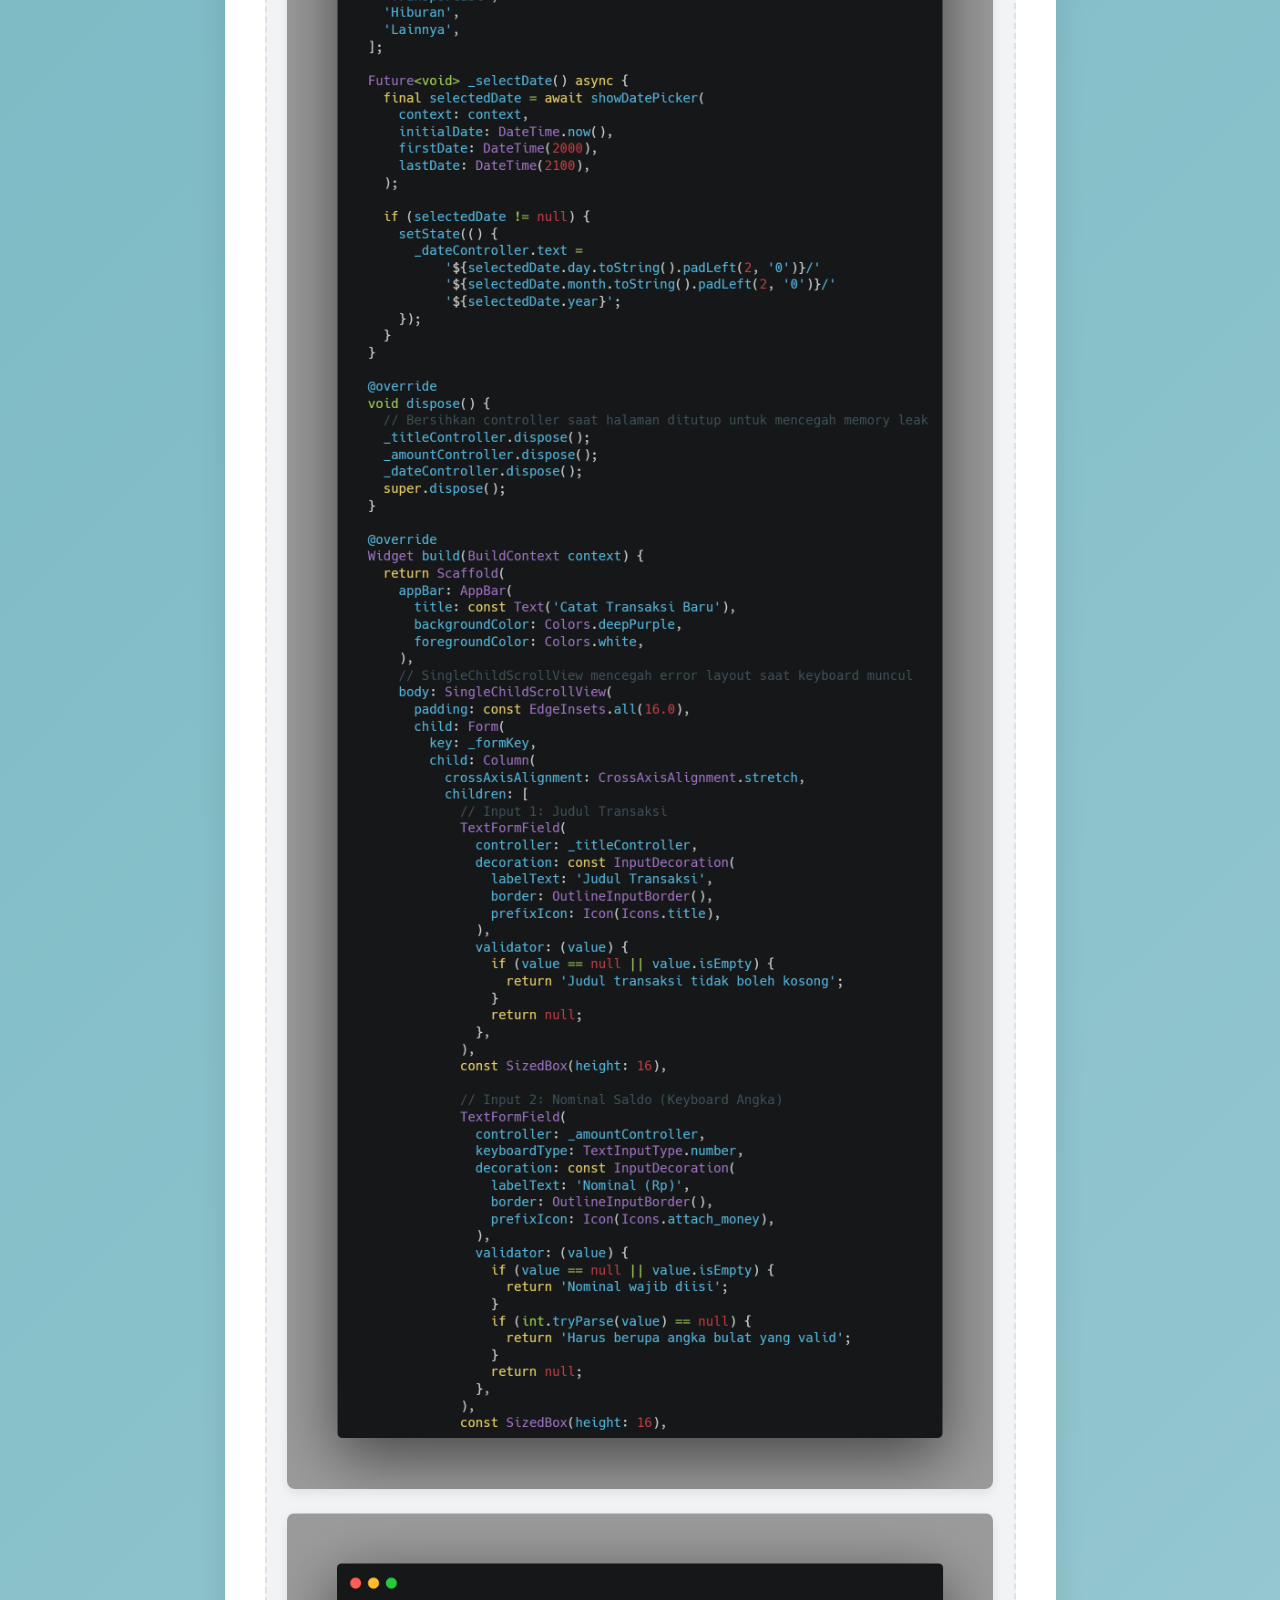
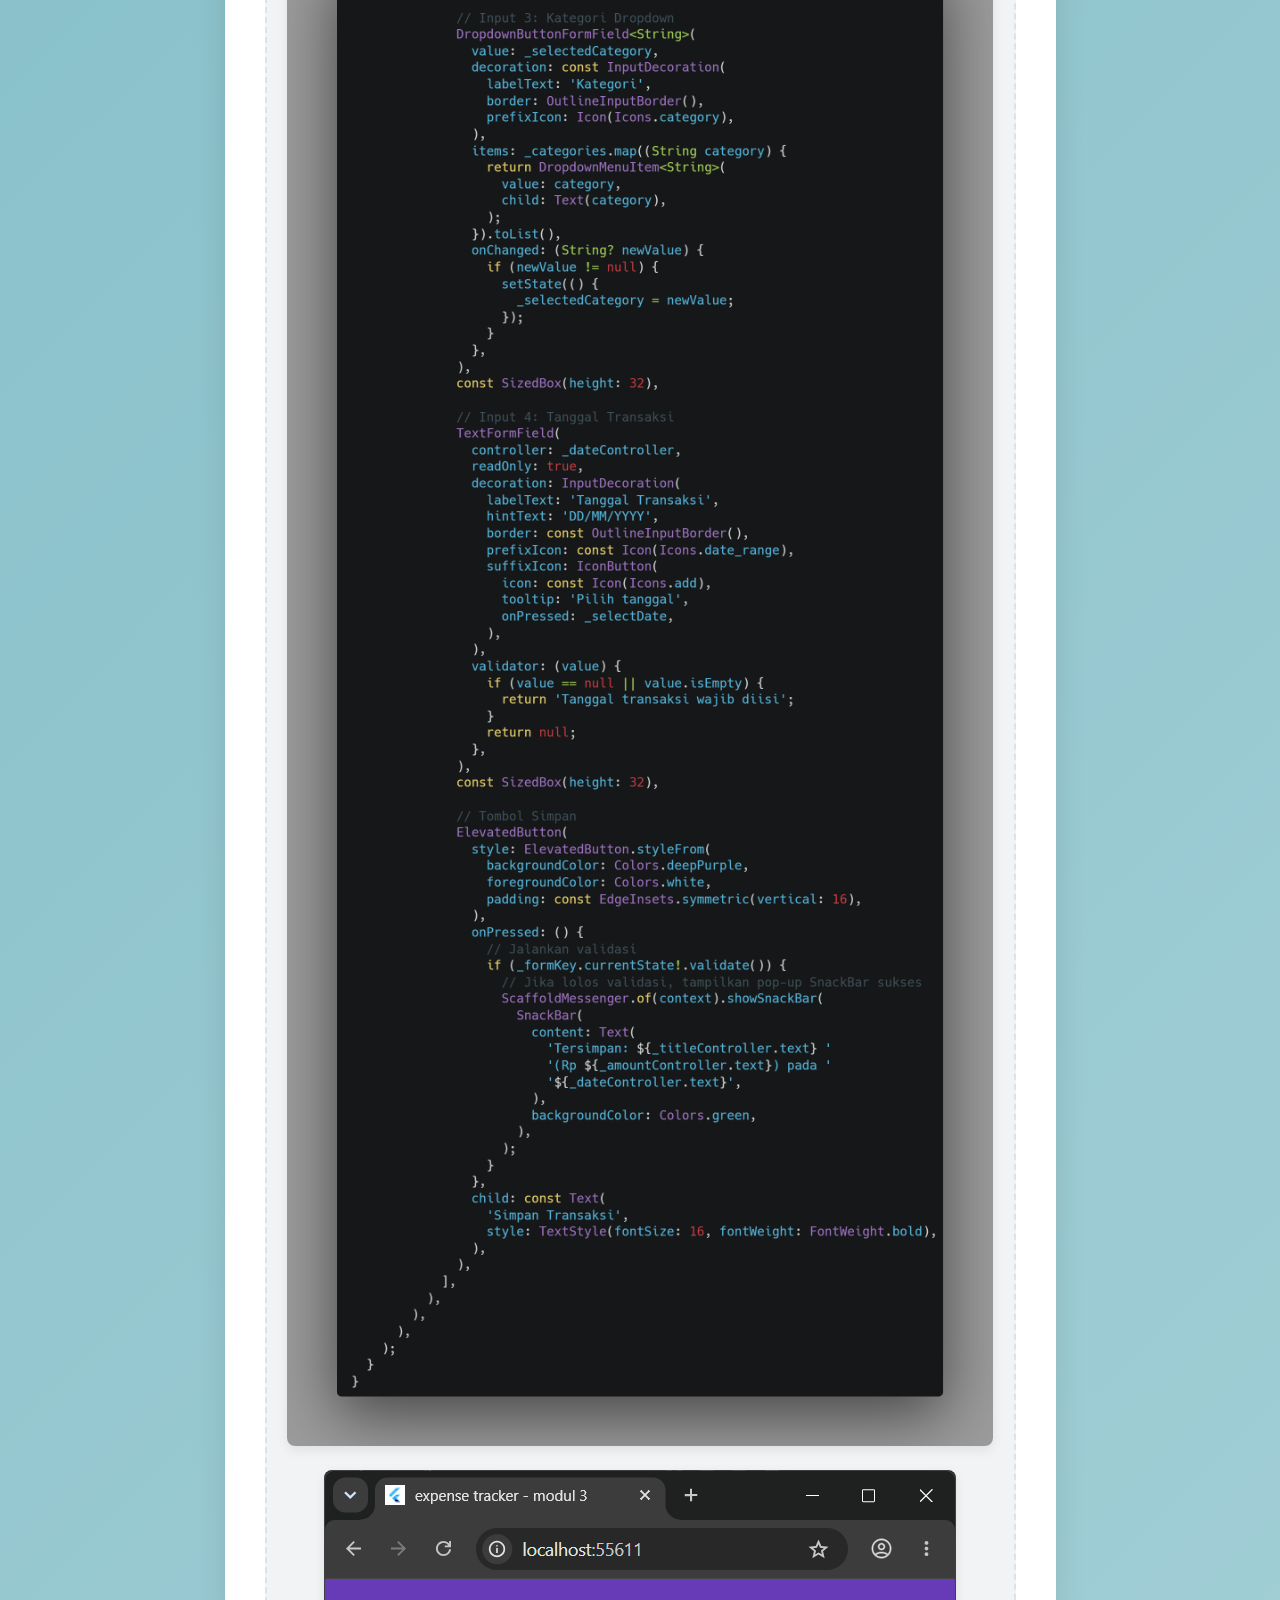
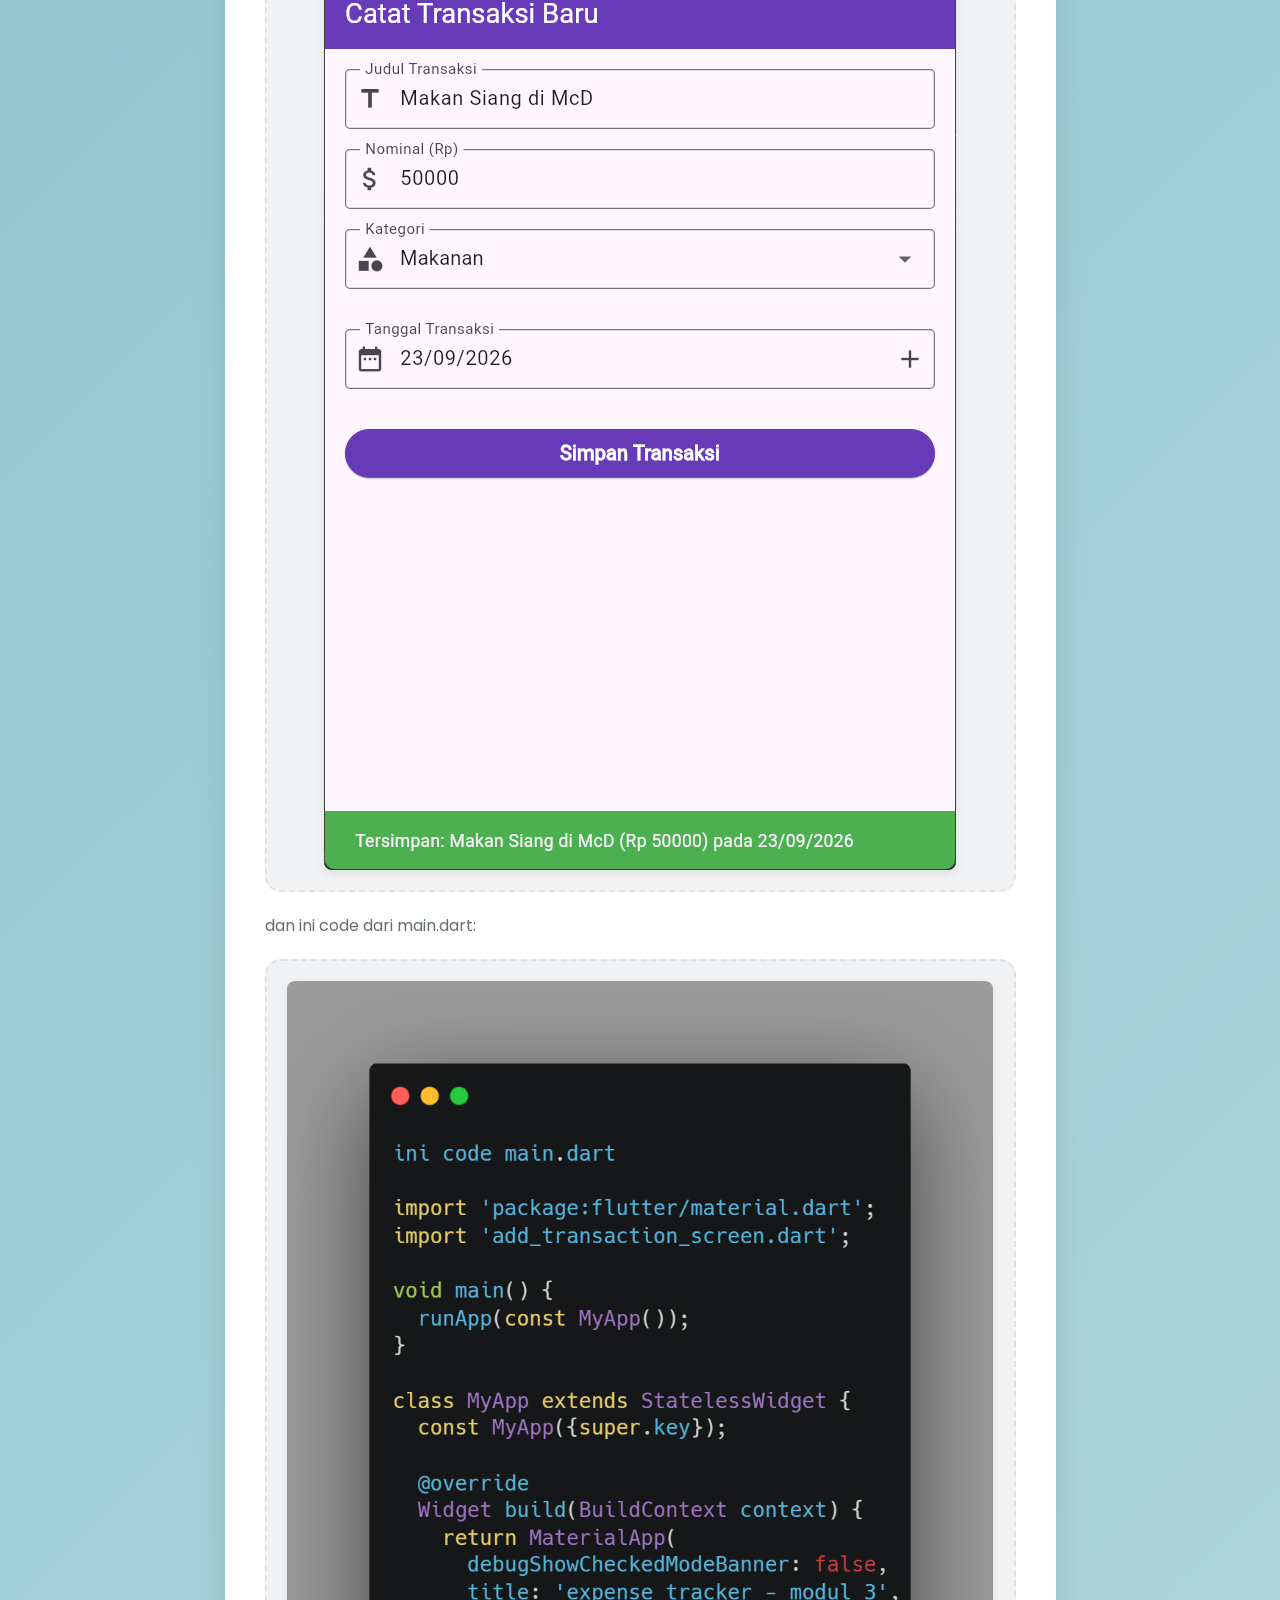
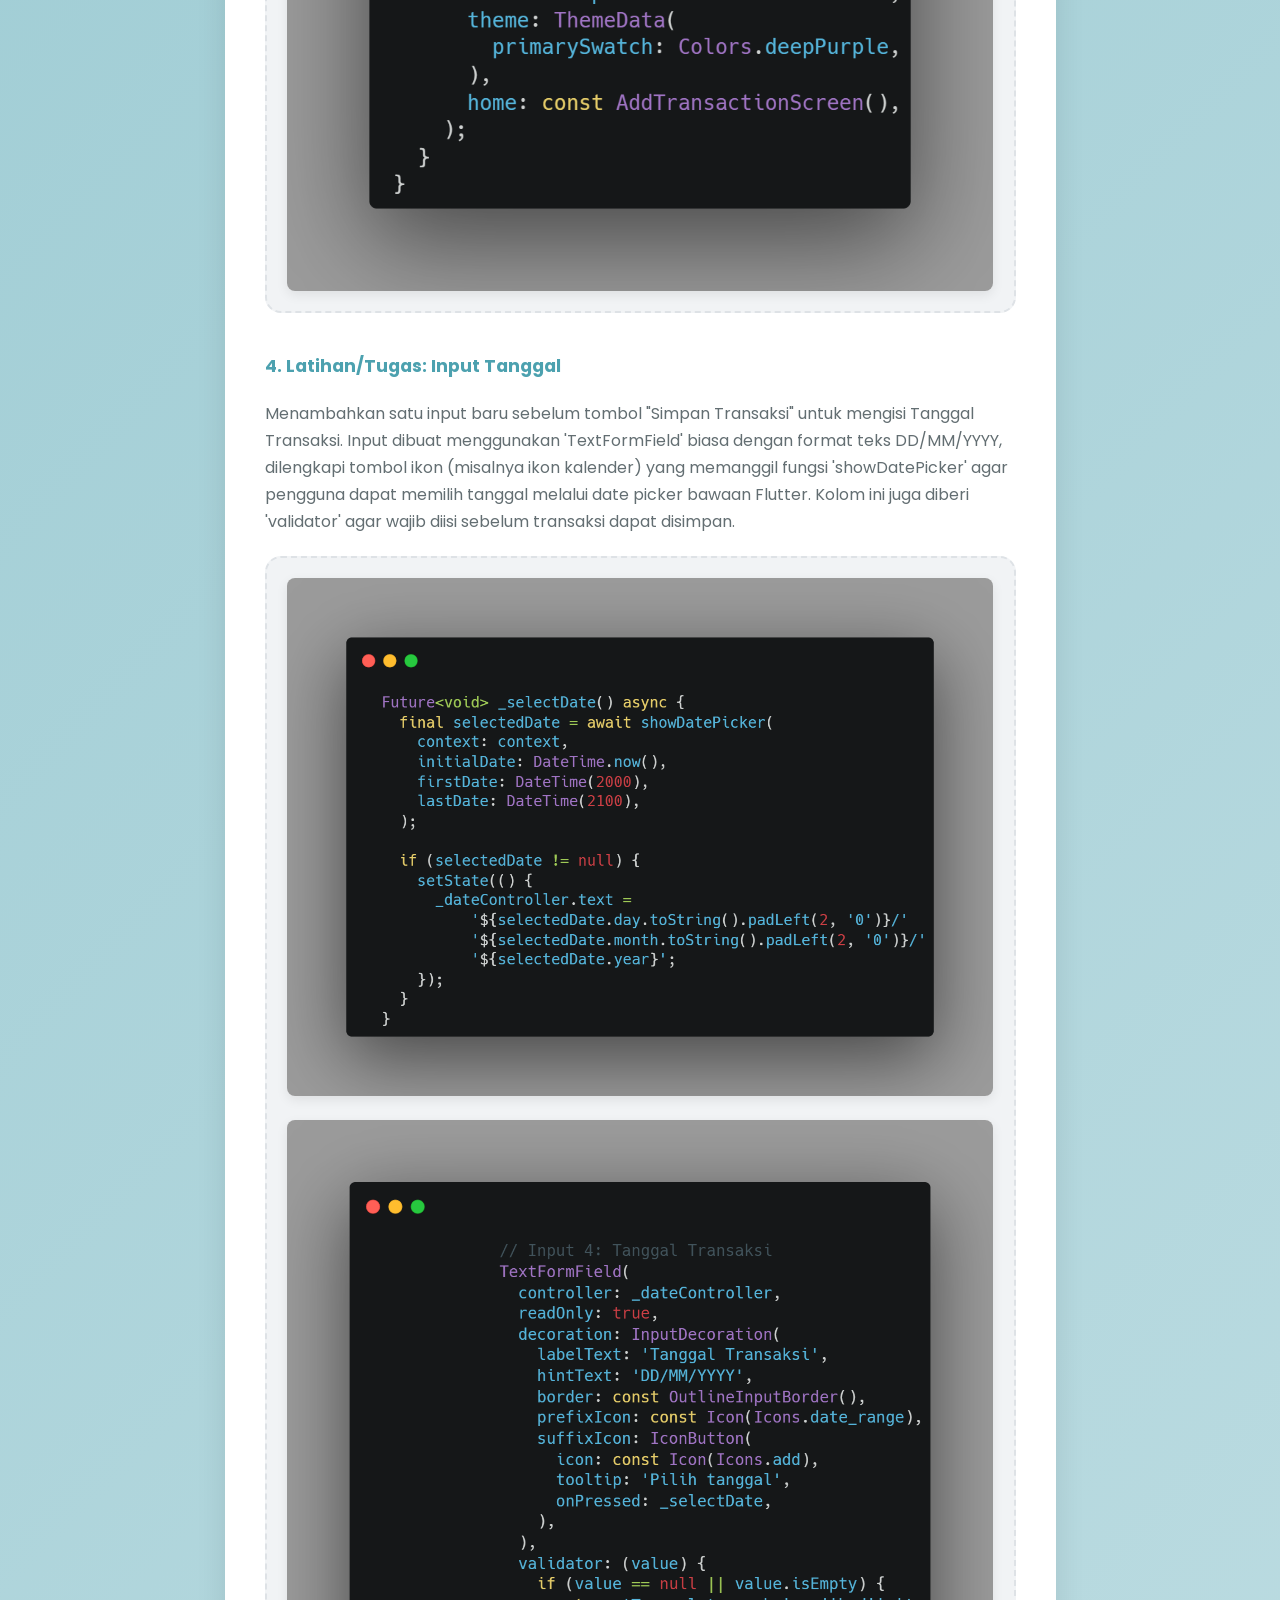
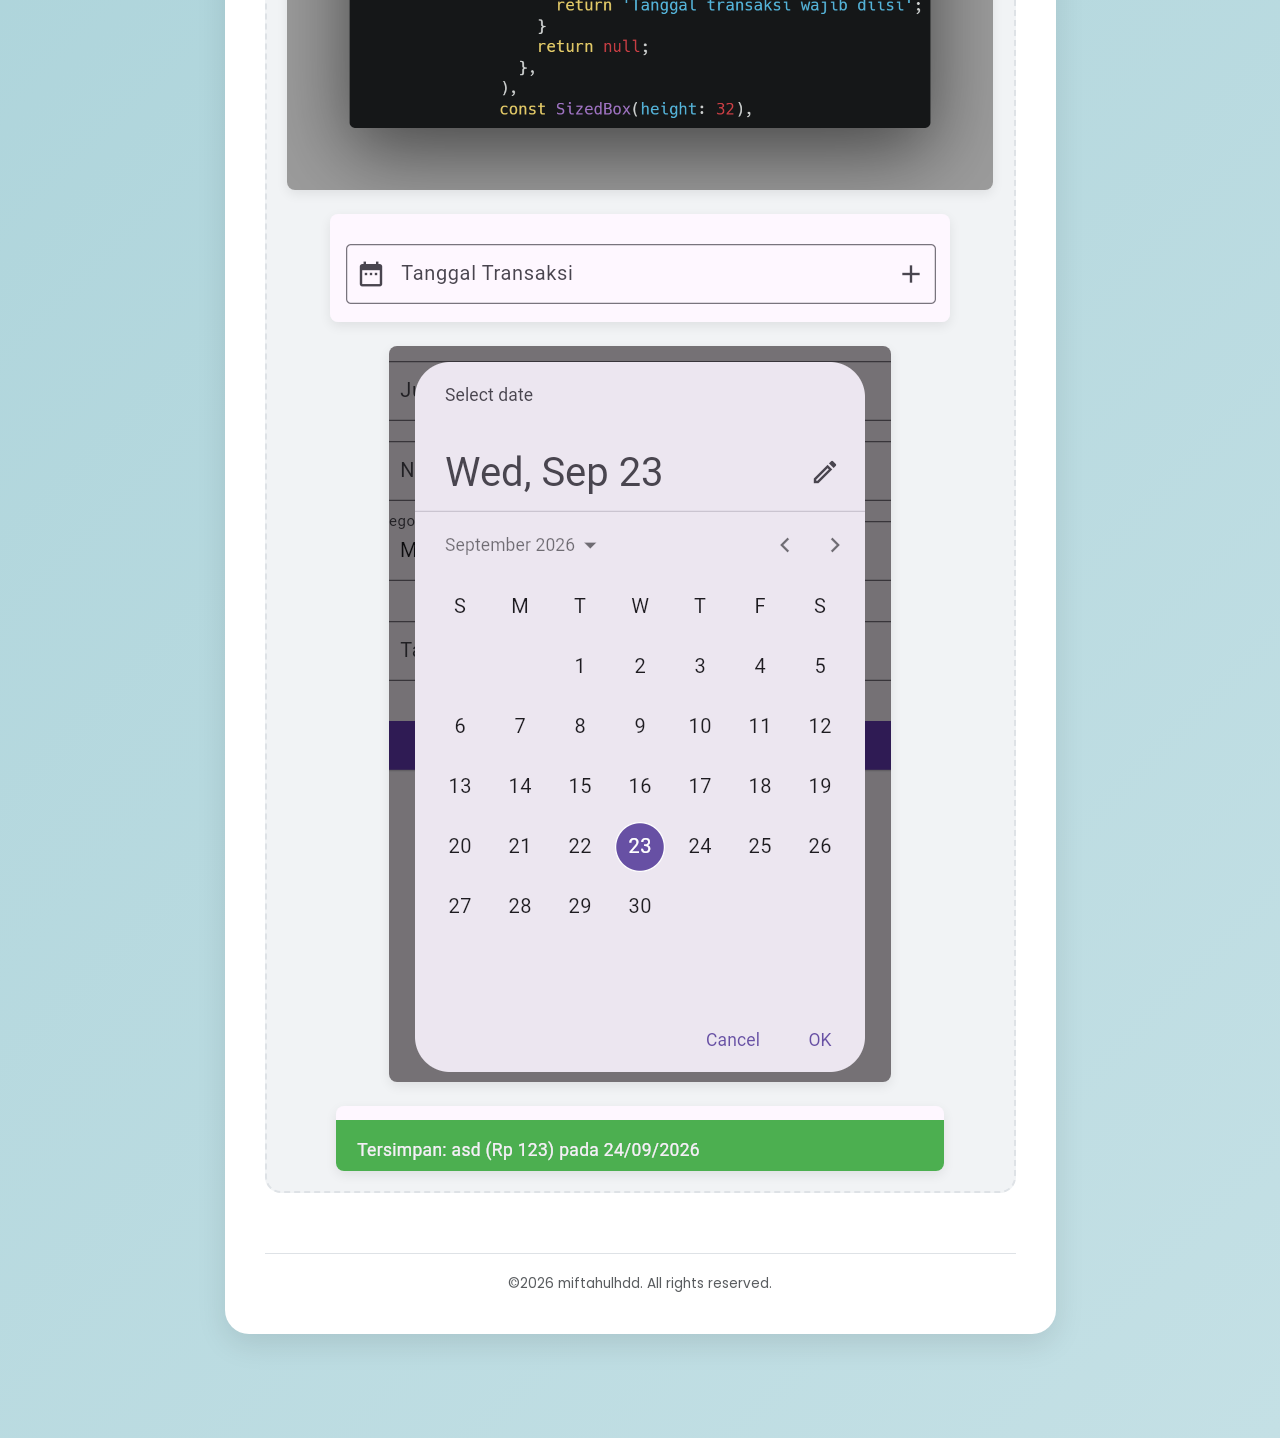
<file: laporan/mobapp3.html>
<!doctype html>
<html lang="en">
  <head>
    <meta charset="UTF-8" />
    <meta name="viewport" content="width=device-width, initial-scale=1.0" />
    <title>report mobapp3</title>
    <link
      href="https://cdn.jsdelivr.net/npm/bootstrap@5.3.8/dist/css/bootstrap.min.css"
      rel="stylesheet"
      integrity="sha384-sRIl4kxILFvY47J16cr9ZwB07vP4J8+LH7qKQnuqkuIAvNWLzeN8tE5YBujZqJLB"
      crossorigin="anonymous"
    />
    <link
      rel="stylesheet"
      href="https://cdn.jsdelivr.net/npm/bootstrap-icons@1.13.1/font/bootstrap-icons.min.css"
    />
    <link
      href="https://fonts.googleapis.com/css2?family=Poppins:wght@300;400;500;600;700&display=swap"
      rel="stylesheet"
    />
    <link rel="stylesheet" href="../style.css" />
    <link rel="stylesheet" href="style-laporan.css" />
  </head>
  <body>
    <!-- <div class="position-fixed bottom-0 end-0 p-3" style="z-index: 9999">
      <div id="devToast" class="custom-toast">
        🚧 This site is still a work in progress :)
      </div>
    </div> -->

    <!-- navbar -->
    <nav class="navbar navbar-expand-lg bg-white shadow-sm sticky-top">
      <div
        class="container-fluid px-3 px-lg-5 d-flex justify-content-between align-items-center"
      >
        <a class="navbar-brand fw-semibold" href="#">miftahulhdd</a>

        <div class="d-none d-md-block mx-auto">
          <span
            class="text-muted fw-medium text-uppercase small tracking-widest"
            >Laboratory Report</span
          >
        </div>

        <div class="navbar-nav ms-auto ms-md-0 fw-semibold">
          <a class="nav-link mx-1" href="../index.html">Home</a>
        </div>
      </div>
    </nav>
    <!-- end navbar -->

    <!-- main content start -->
    <main class="container py-4">
      <div class="row justify-content-center">
        <div class="col-lg-9 col-md-11">
          <div class="report-container">
            <!-- back button -->
            <a href="../portofolio.html" class="back-btn">
              <i class="bi bi-arrow-left"></i> Kembali ke Portofolio
            </a>

            <!-- badge -->
            <div class="mb-2">
              <span class="course-badge">Mobile App</span>
            </div>

            <!-- date -->
            <div class="publish-date">Published on: 23 September 2026</div>

            <!-- title -->
            <h1 class="article-title">
              Laporan Praktikum 3: Input Widgets &amp; Forms (Menangkap Data,
              Dropdown, dan Validasi)
            </h1>

            <!-- pendahuluan -->
            <section>
              <h2 class="section-title">Pendahuluan</h2>
              <p class="intro-text">
                Praktikum ini bertujuan untuk memahami cara menangkap data
                masukan dari pengguna pada aplikasi Flutter menggunakan
                'controller', menerapkan widget dropdown statis untuk pemilihan
                kategori, serta menerapkan validasi input agar mencegah data
                kosong atau format yang salah tersimpan ke dalam sistem.
                <br />
                <br />
                Validasi dilakukan melalui fungsi 'validator' pada setiap
                'TextFormField'. Jika fungsi tersebut mengembalikan nilai null,
                data dianggap valid dan tidak ada error yang ditampilkan.
                Sebaliknya, jika fungsi mengembalikan sebuah String, data
                dianggap tidak valid dan pesan error tersebut akan tampil
                berwarna merah di bawah kolom terkait.
              </p>
              <a
                class="link-text"
                href="https://github.com/miftahulhdd/PrakAppMob_B_2411533005"
                target="_blank"
                >Repository Github</a
              >

              <div class="list-group list-group-custom">
                <div class="list-group-item">
                  <strong>Form &amp; GlobalKey:</strong> 'Form' merupakan wadah
                  utama untuk mengelompokkan beberapa input, sedangkan
                  'GlobalKey&lt;FormState&gt;' digunakan sebagai kunci untuk
                  mengakses dan memicu validasi pada seluruh input sekaligus.
                </div>
                <div class="list-group-item">
                  <strong>TextFormField:</strong> Kolom teks yang mendukung
                  validasi terintegrasi melalui properti 'validator', berbeda
                  dengan 'TextField' biasa yang tidak memiliki fitur validasi
                  bawaan.
                </div>
                <div class="list-group-item">
                  <strong>TextEditingController:</strong> Pengendali yang
                  digunakan untuk membaca dan mengelola teks yang diketik
                  pengguna pada sebuah 'TextFormField'.
                </div>
                <div class="list-group-item">
                  <strong>Validator:</strong> Fungsi yang memeriksa isi kolom.
                  Mengembalikan nilai null berarti data valid, sedangkan
                  mengembalikan sebuah String berarti data tidak valid dan pesan
                  tersebut akan ditampilkan sebagai error.
                </div>
              </div>
            </section>

            <!-- langkah kerja -->
            <section>
              <h2 class="section-title">Langkah Kerja</h2>

              <div class="step-item">
                <span class="step-number"
                  >1. Persiapan State &amp; Controller</span
                >
                <p class="step-description">
                  Membuat file baru bernama 'add_transaction_screen.dart'.
                  Karena isi formulir (teks &amp; dropdown) akan terus berubah
                  saat pengguna mengetik, dibuat class 'AddTransactionScreen'
                  yang meng-extend 'StatefulWidget'. Pada class state-nya,
                  '_AddTransactionScreenState', disiapkan
                  'GlobalKey&lt;FormState&gt;' bernama '_formKey' untuk memicu
                  validasi, serta dua 'TextEditingController'
                  ('_titleController' dan '_amountController') untuk judul dan
                  nominal transaksi, ditambah variabel '_selectedCategory'
                  dengan nilai default 'Makanan' untuk dropdown.
                </p>
                <div class="screenshot-group">
                  <img
                    src="../ss/appmob/3lkh1.png"
                    alt="placeholder-modul3-langkah1"
                  />
                  <img
                    src="../ss/appmob/3lkh2.png"
                    alt="placeholder-modul3-langkah1"
                  />
                </div>
              </div>

              <div class="step-item">
                <span class="step-number"
                  >2. Membuat Kolom Input (TextFormField)</span
                >
                <p class="step-description">
                  Membungkus seluruh kolom input dengan widget 'Form' dan
                  menghubungkan properti 'key' ke '_formKey'. Setiap
                  'TextFormField' dihubungkan dengan 'controller' masing-masing:
                  kolom "Judul Transaksi" divalidasi agar tidak boleh kosong,
                  sedangkan kolom "Nominal (Rp)" menggunakan 'keyboardType:
                  TextInputType.number' serta validasi wajib diisi dan harus
                  berupa angka menggunakan 'int.tryParse()'.
                </p>
                <div class="screenshot-group">
                  <img
                    src="../ss/appmob/3lkh3.png"
                    alt="placeholder-modul3-langkah2"
                  />
                </div>
              </div>

              <div class="step-item">
                <span class="step-number">3. Dropdown &amp; Tombol Simpan</span>
                <p class="step-description">
                  Menambahkan 'DropdownButtonFormField&lt;String&gt;' untuk
                  memilih kategori transaksi (Makanan, Transportasi, Hiburan,
                  Lainnya), dengan 'value' terhubung ke '_selectedCategory' dan
                  'onChanged' memanggil 'setState()' untuk memperbarui pilihan.
                  Selanjutnya ditambahkan 'ElevatedButton' dengan 'onPressed'
                  yang memanggil '_formKey.currentState!.validate()' untuk
                  menjalankan seluruh validator; jika semua input valid, akan
                  muncul 'SnackBar' berwarna hijau sebagai notifikasi transaksi
                  berhasil disimpan.
                </p>
                <div class="screenshot-group">
                  <img
                    src="../ss/appmob/3lkh4.png"
                    alt="placeholder-modul3-langkah3"
                  />
                  <img
                    src="../ss/appmob/3lkh5.png"
                    alt="placeholder-modul3-langkah3"
                  />
                </div>
                <p class="step-description">
                  Terakhir, seluruh formulir dibungkus dengan
                  'SingleChildScrollView' agar layar tidak mengalami error
                  layout saat keyboard muncul. Berikut adalah full code dan
                  tampilan hasil akhir mockup formulir setelah dijalankan:
                </p>
                <div class="screenshot-group">
                  <img
                    src="../ss/appmob/3lkh6.png"
                    alt="placeholder-modul3-hasil-akhir"
                  />
                  <img
                    src="../ss/appmob/3lkh7.png"
                    alt="placeholder-modul3-hasil-akhir"
                  />
                  <img
                    src="../ss/appmob/3lkh8.png"
                    alt="placeholder-modul3-hasil-akhir"
                  />
                  <img
                    src="../ss/appmob/3lkh12.png"
                    alt="placeholder-modul3-hasil-akhir"
                  />
                </div>
                <p class="step-description">dan ini code dari main.dart:</p>
                <div class="screenshot-group">
                  <img
                    src="../ss/appmob/3lkh11.png"
                    alt="placeholder-modul3-tugas1"
                  />
                </div>
              </div>

              <div class="step-item">
                <span class="step-number">4. Latihan/Tugas: Input Tanggal</span>
                <p class="step-description">
                  Menambahkan satu input baru sebelum tombol "Simpan Transaksi"
                  untuk mengisi Tanggal Transaksi. Input dibuat menggunakan
                  'TextFormField' biasa dengan format teks DD/MM/YYYY,
                  dilengkapi tombol ikon (misalnya ikon kalender) yang memanggil
                  fungsi 'showDatePicker' agar pengguna dapat memilih tanggal
                  melalui date picker bawaan Flutter. Kolom ini juga diberi
                  'validator' agar wajib diisi sebelum transaksi dapat disimpan.
                </p>
                <div class="screenshot-group">
                  <img
                    src="../ss/appmob/3lkh9.png"
                    alt="placeholder-modul3-tugas1"
                  />
                  <img
                    src="../ss/appmob/3lkh10.png"
                    alt="placeholder-modul3-tugas1"
                  />
                  <img
                    src="../ss/appmob/3lkh13.png"
                    alt="placeholder-modul3-tugas1"
                  />
                  <img
                    src="../ss/appmob/3lkh14.png"
                    alt="placeholder-modul3-tugas1"
                  />
                  <img
                    src="../ss/appmob/3lkh15.png"
                    alt="placeholder-modul3-tugas1"
                  />
                </div>
              </div>
            </section>
            <div class="report-internal-footer">
              <hr />
              <div class="copyright text-muted">
                &copy;2026 miftahulhdd. All rights reserved.
              </div>
            </div>
          </div>
        </div>
      </div>
    </main>
    <!-- main content end -->

    <script
      src="https://cdn.jsdelivr.net/npm/bootstrap@5.3.8/dist/js/bootstrap.bundle.min.js"
      integrity="sha384-FKyoEForCGlyvwx9Hj09JcYn3nv7wiPVlz7YYwJrWVcXK/BmnVDxM+D2scQbITxI"
      crossorigin="anonymous"
    ></script>
    <script src="../script.js"></script>
  </body>
</html>
</file>
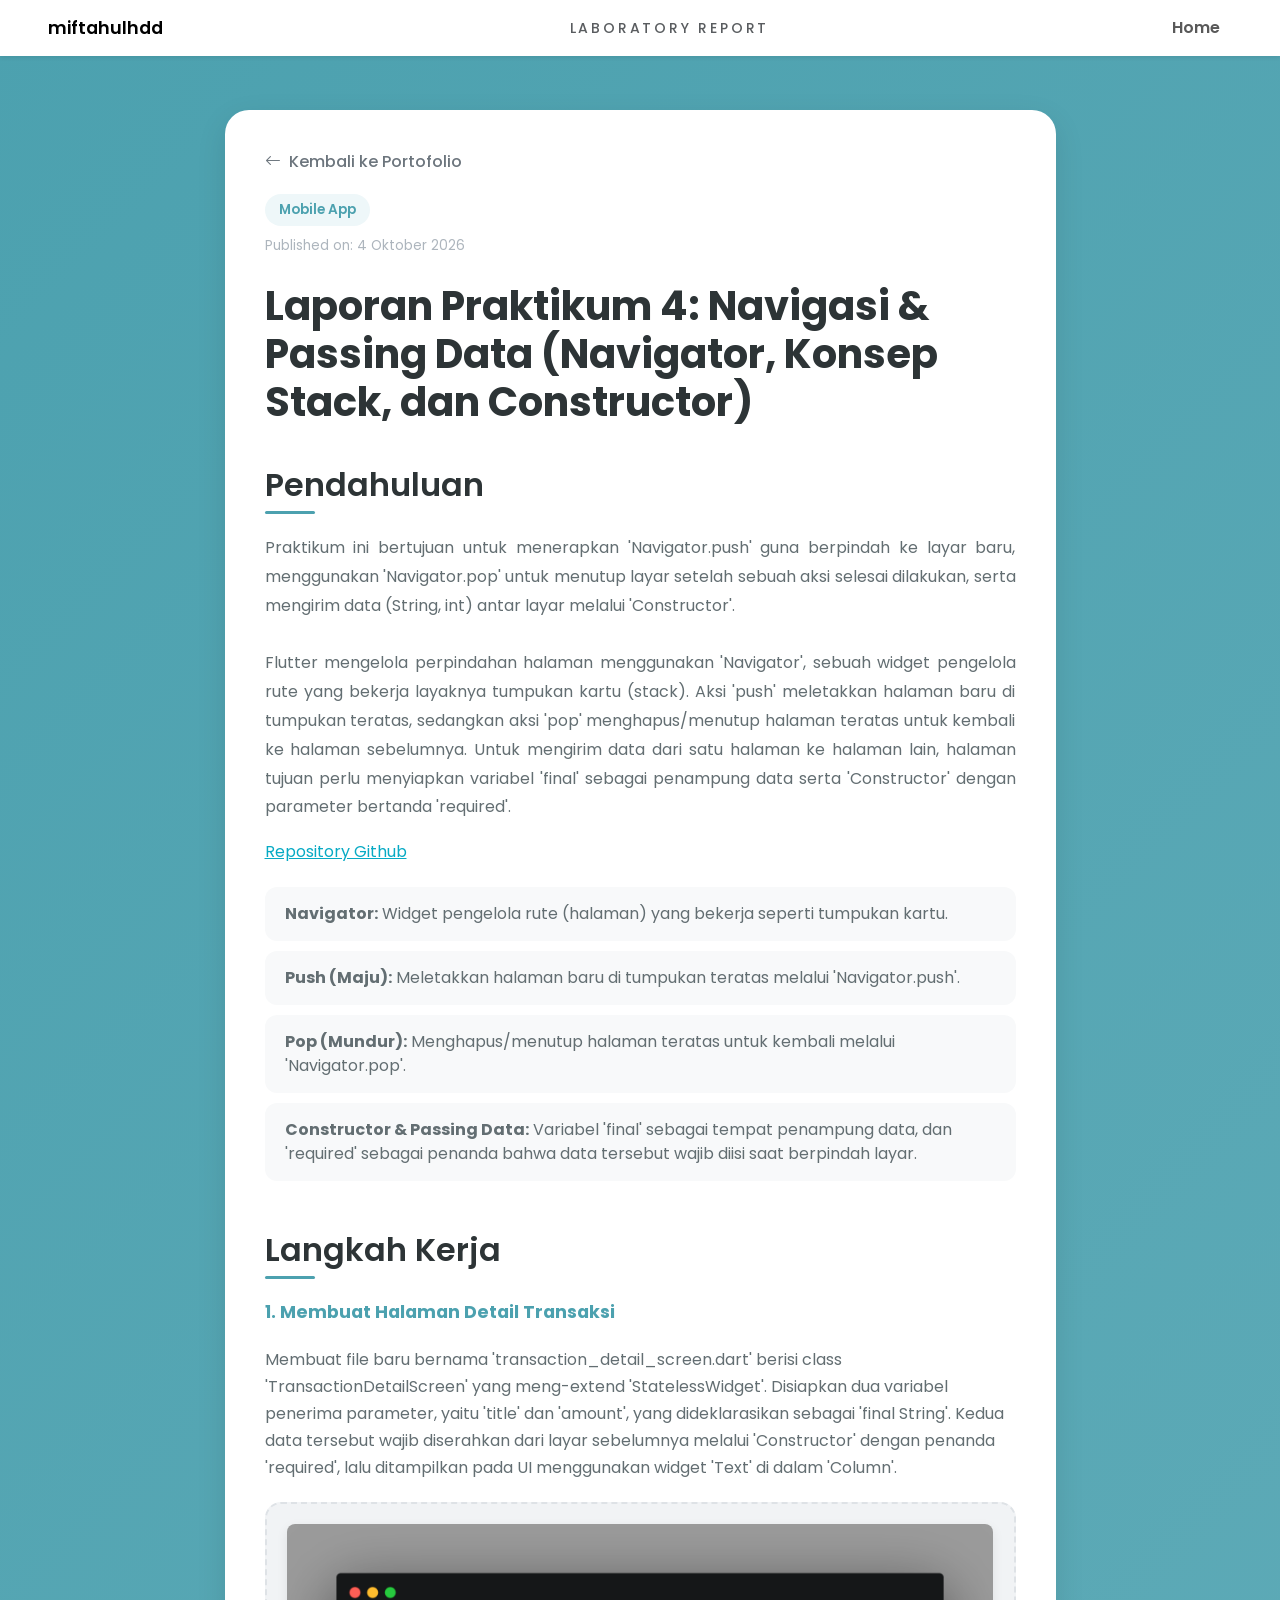
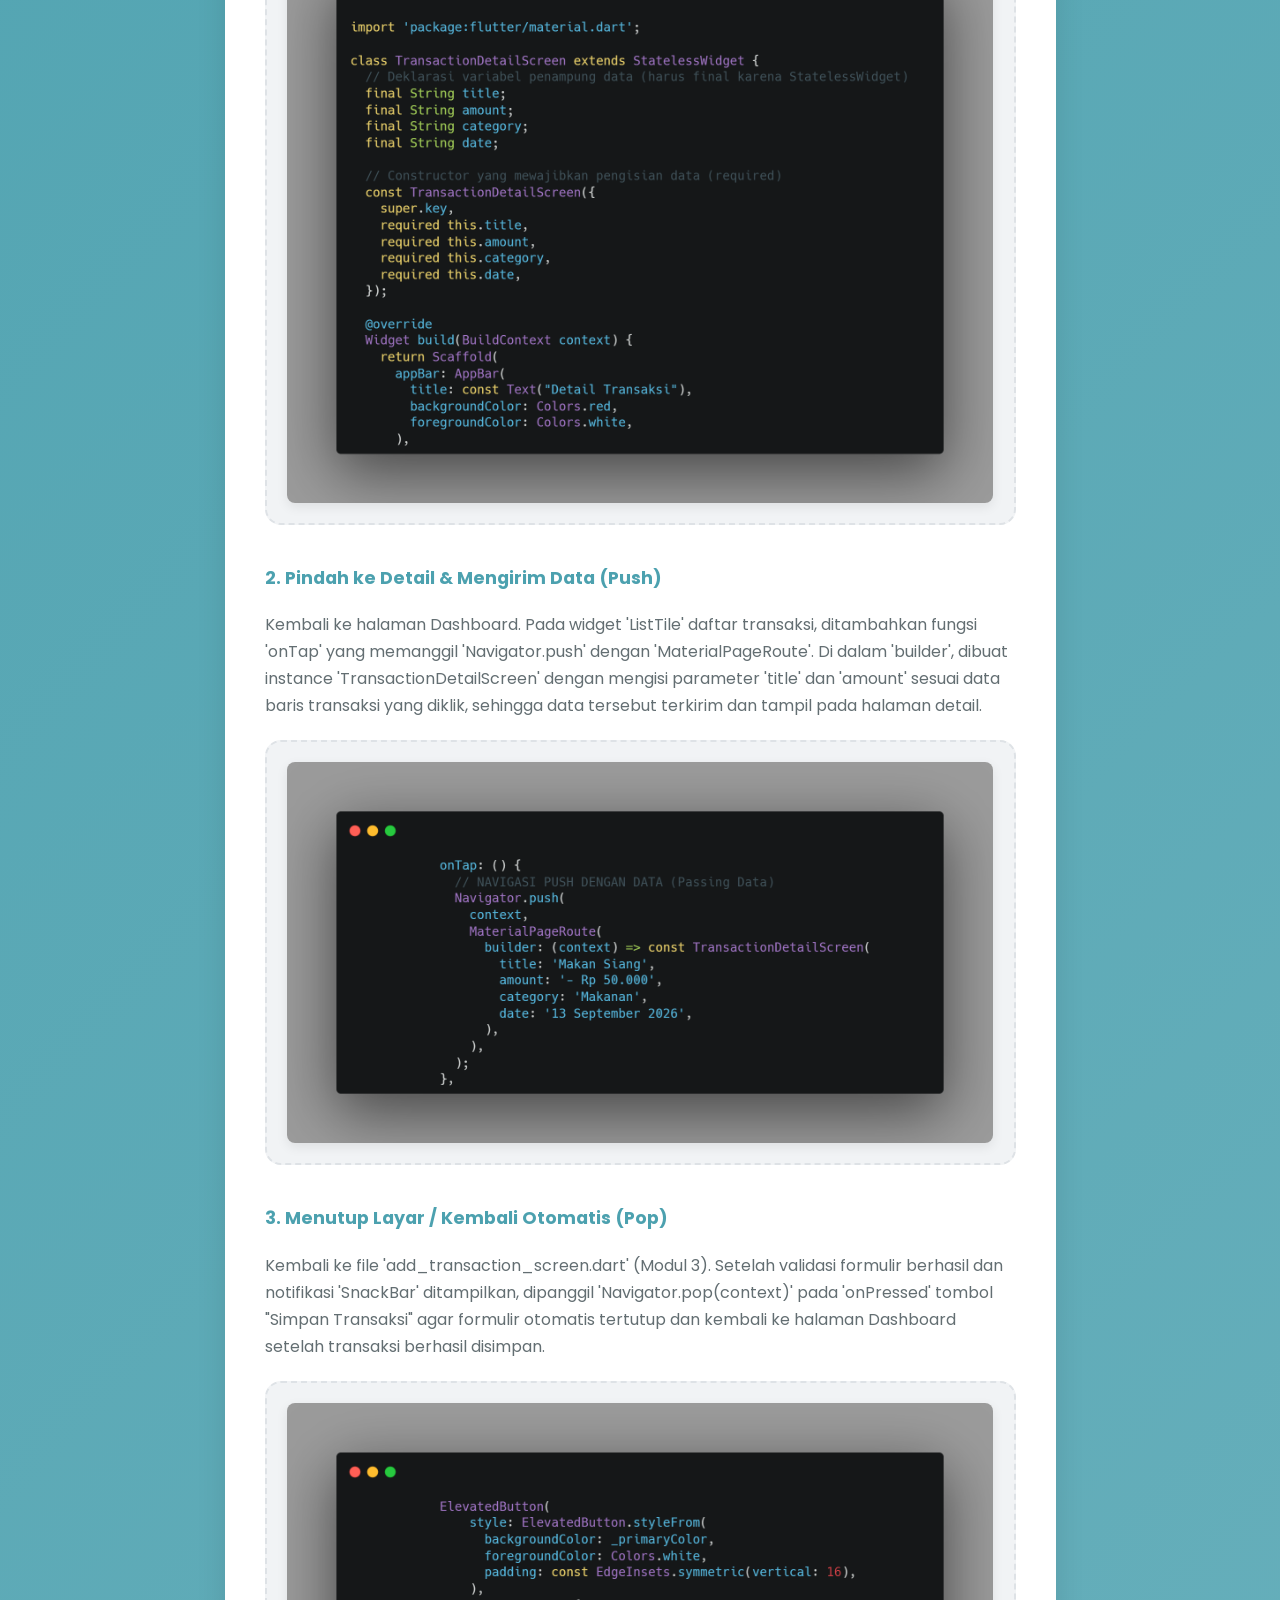
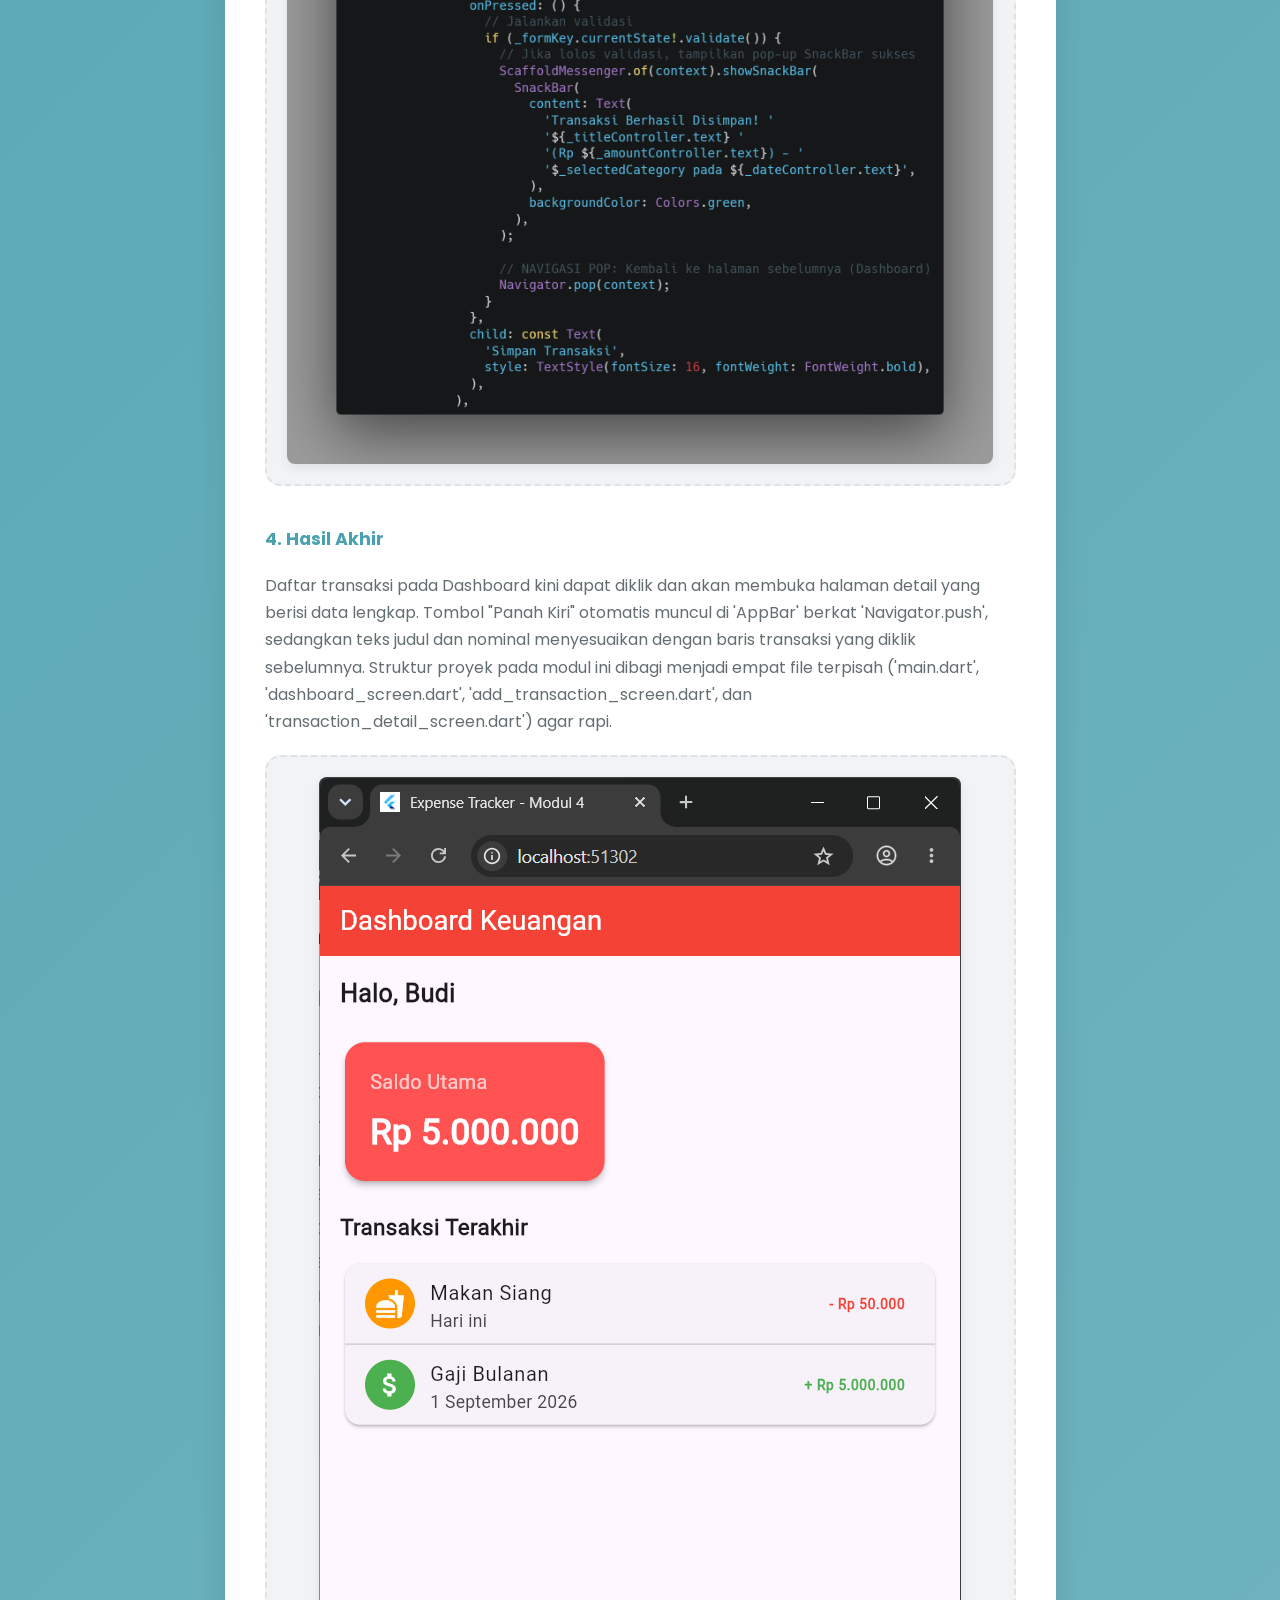
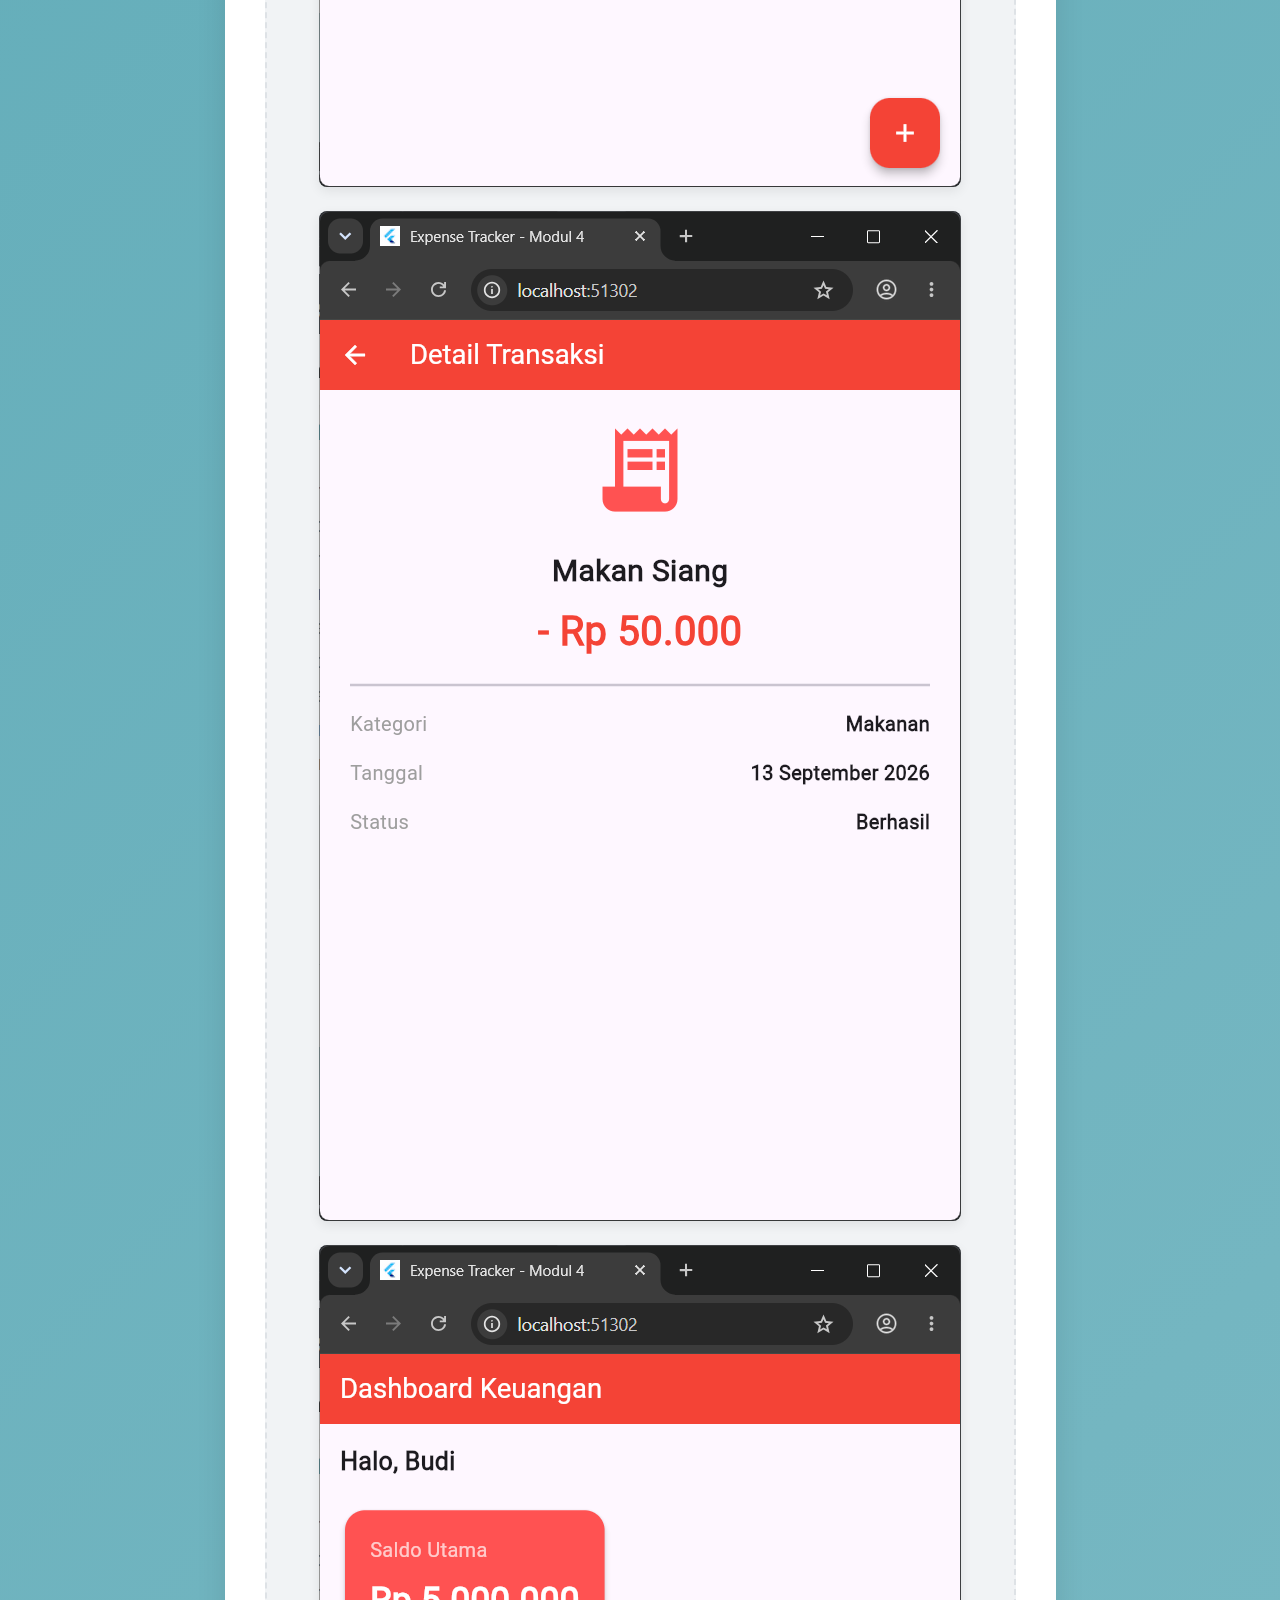
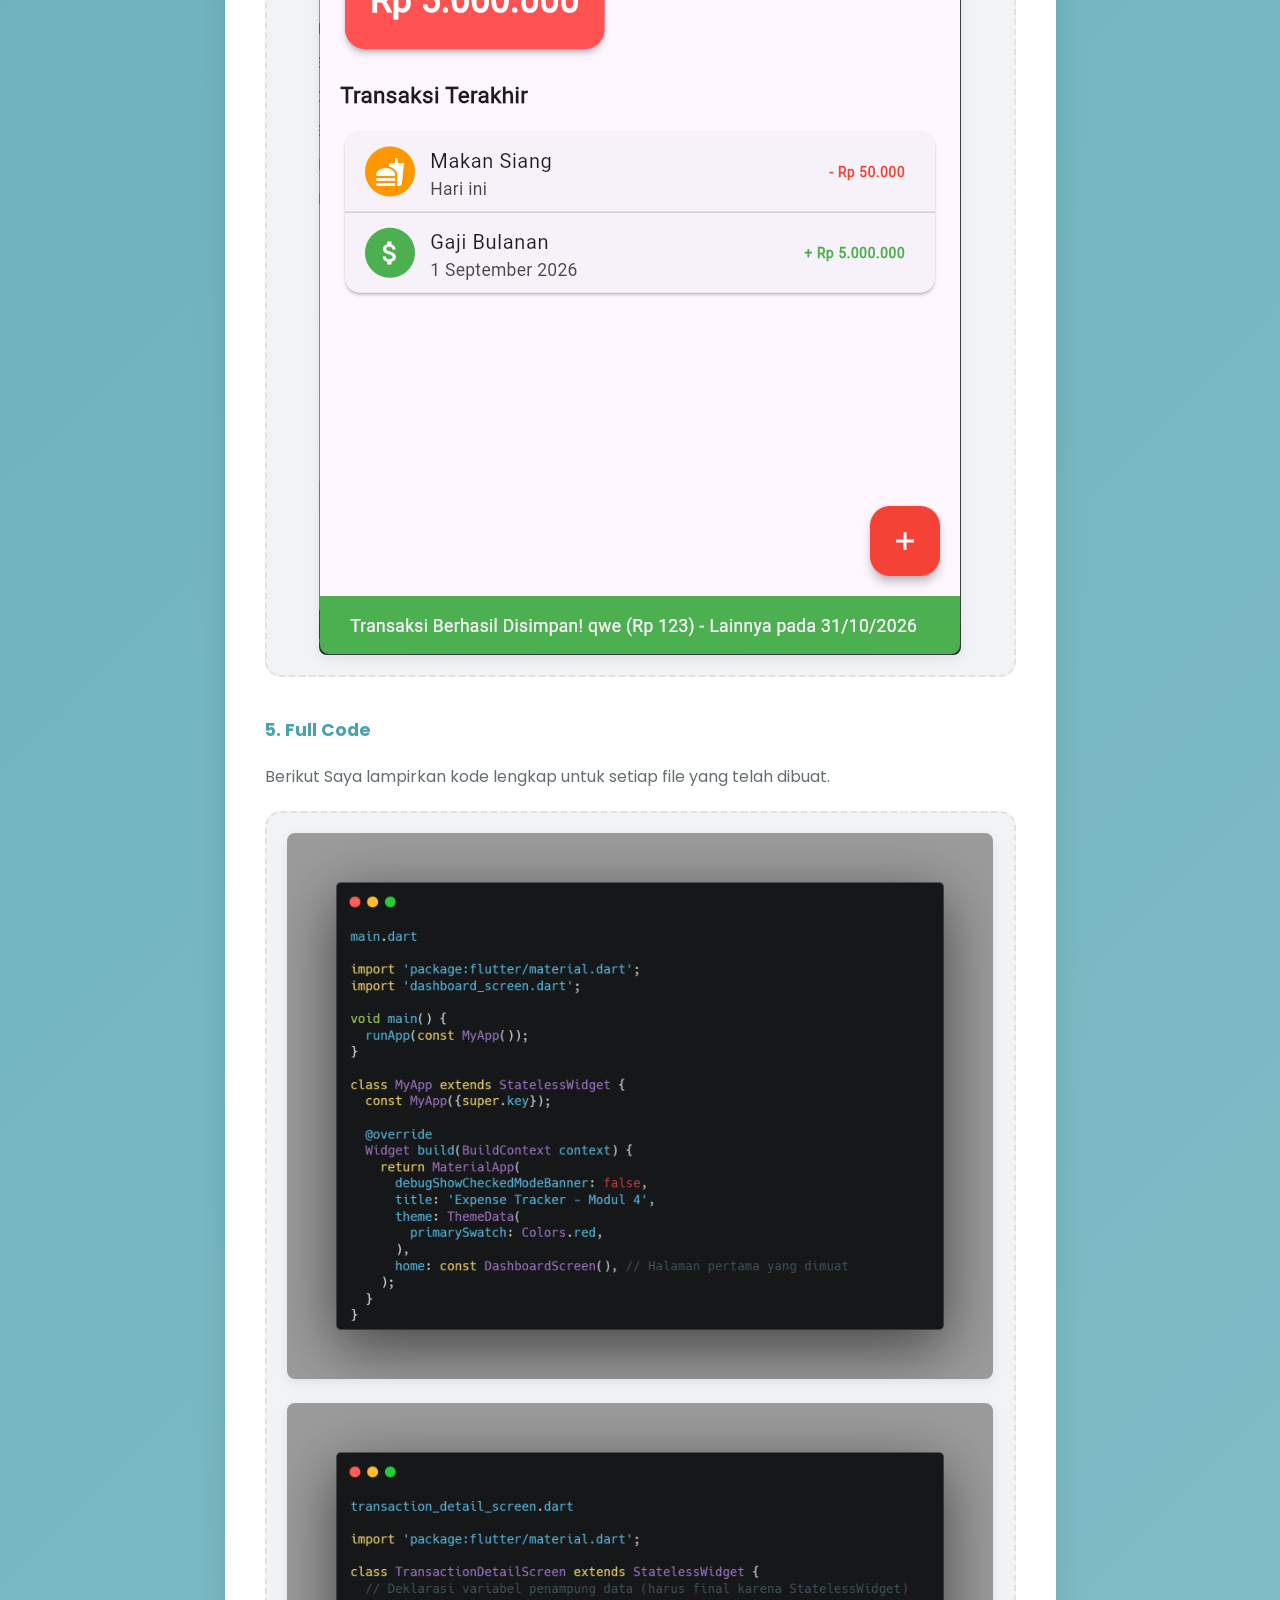
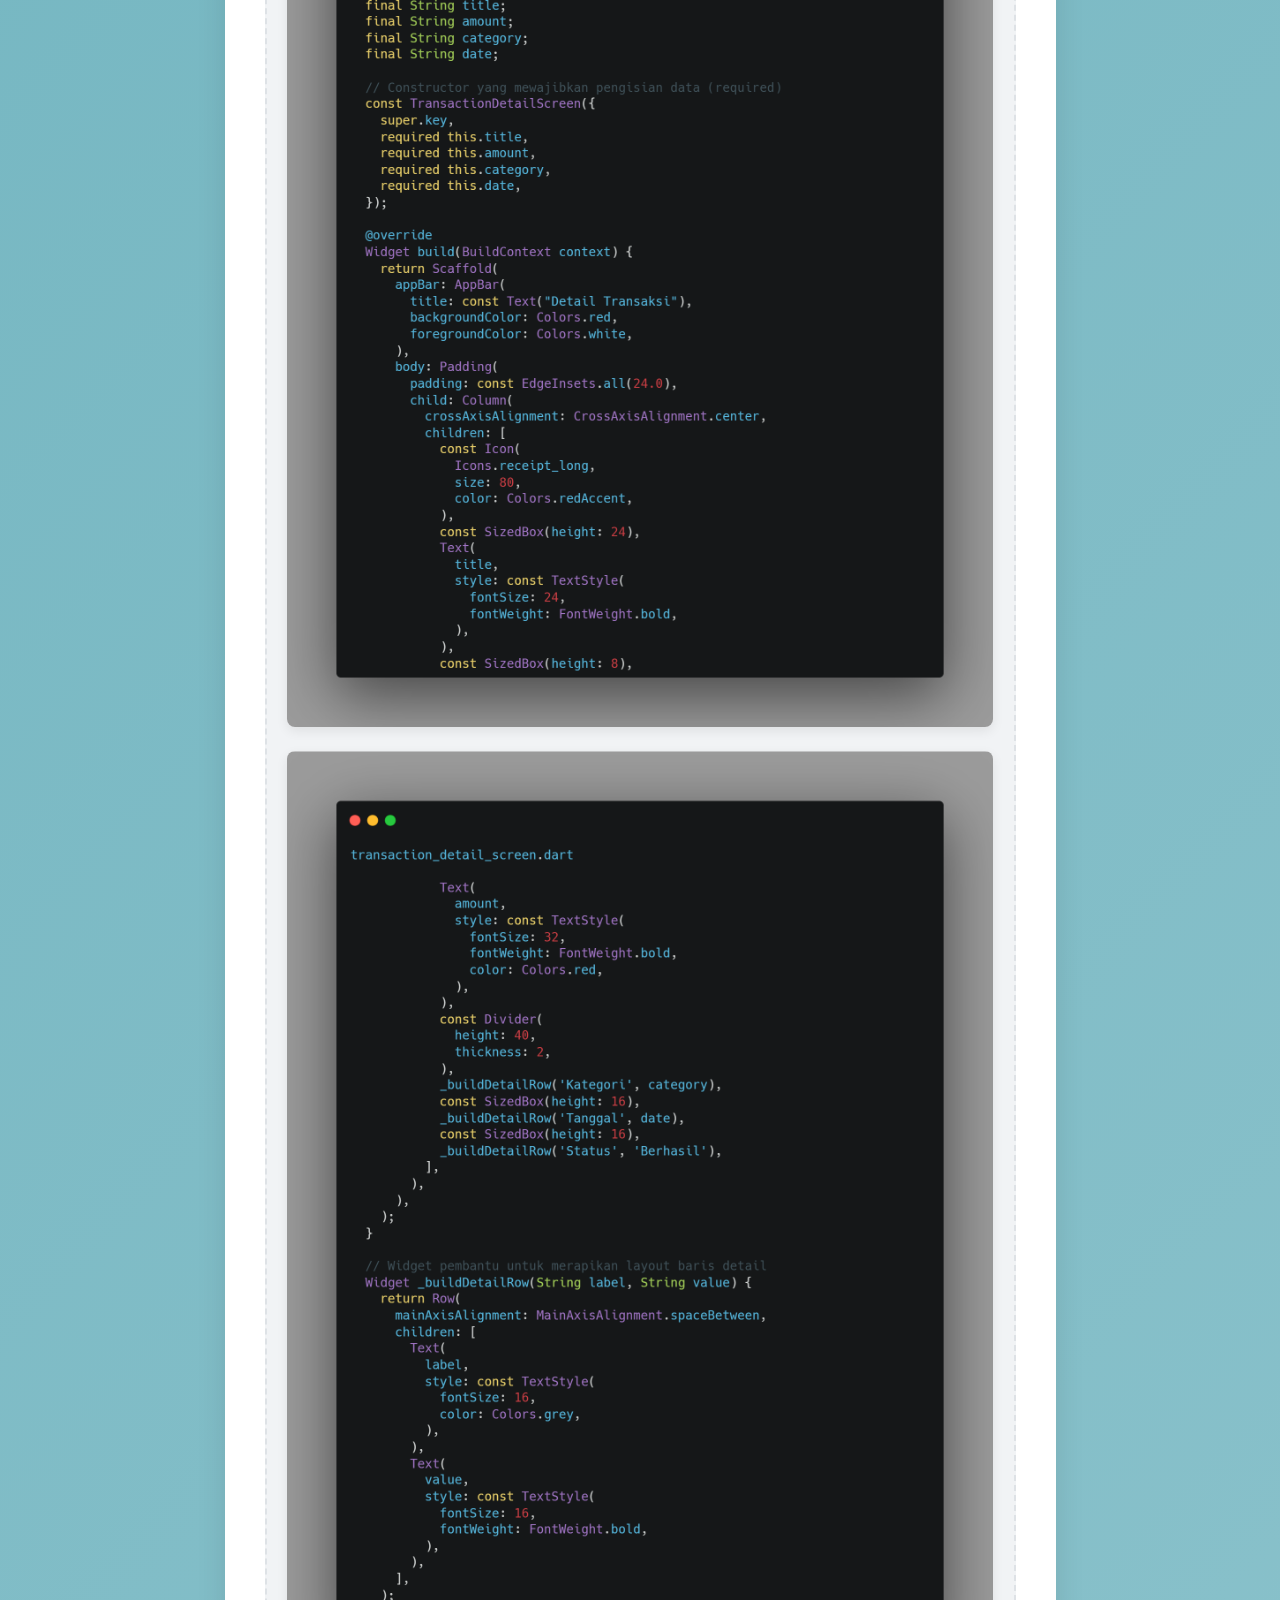
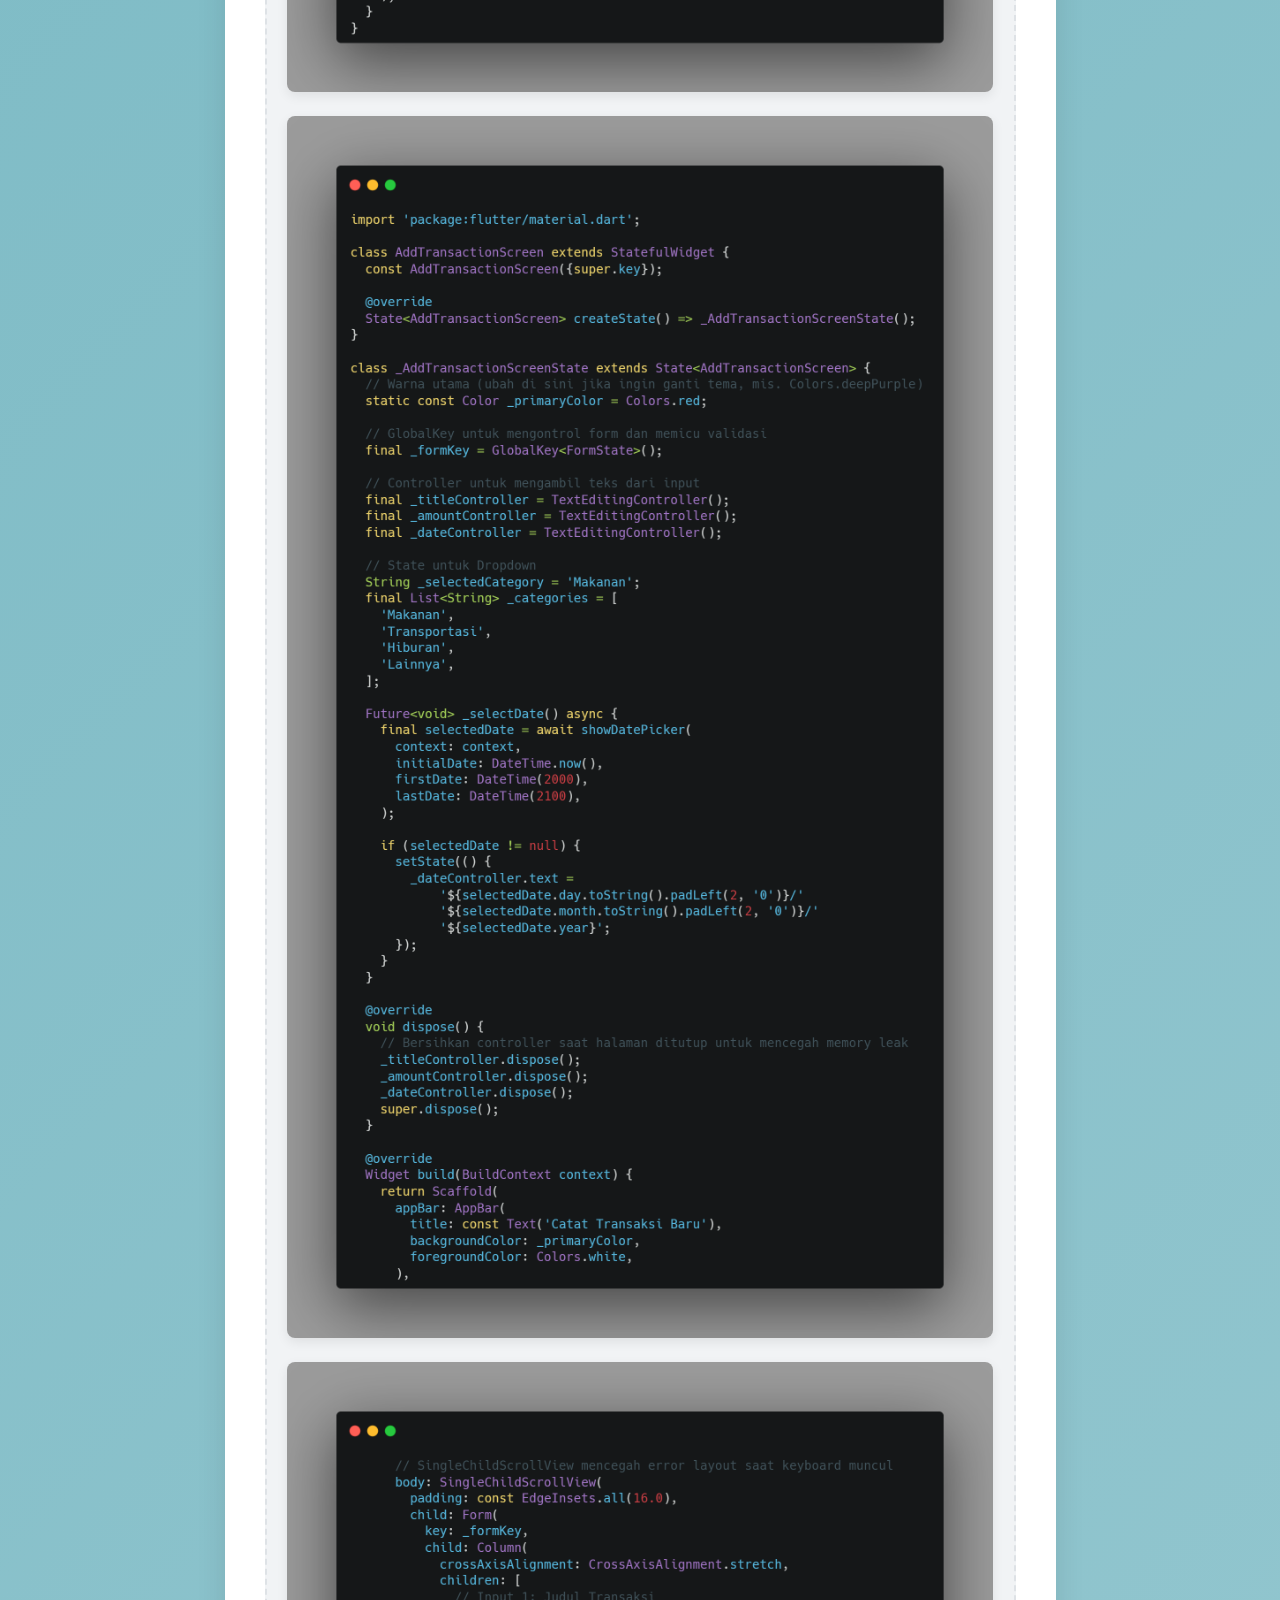
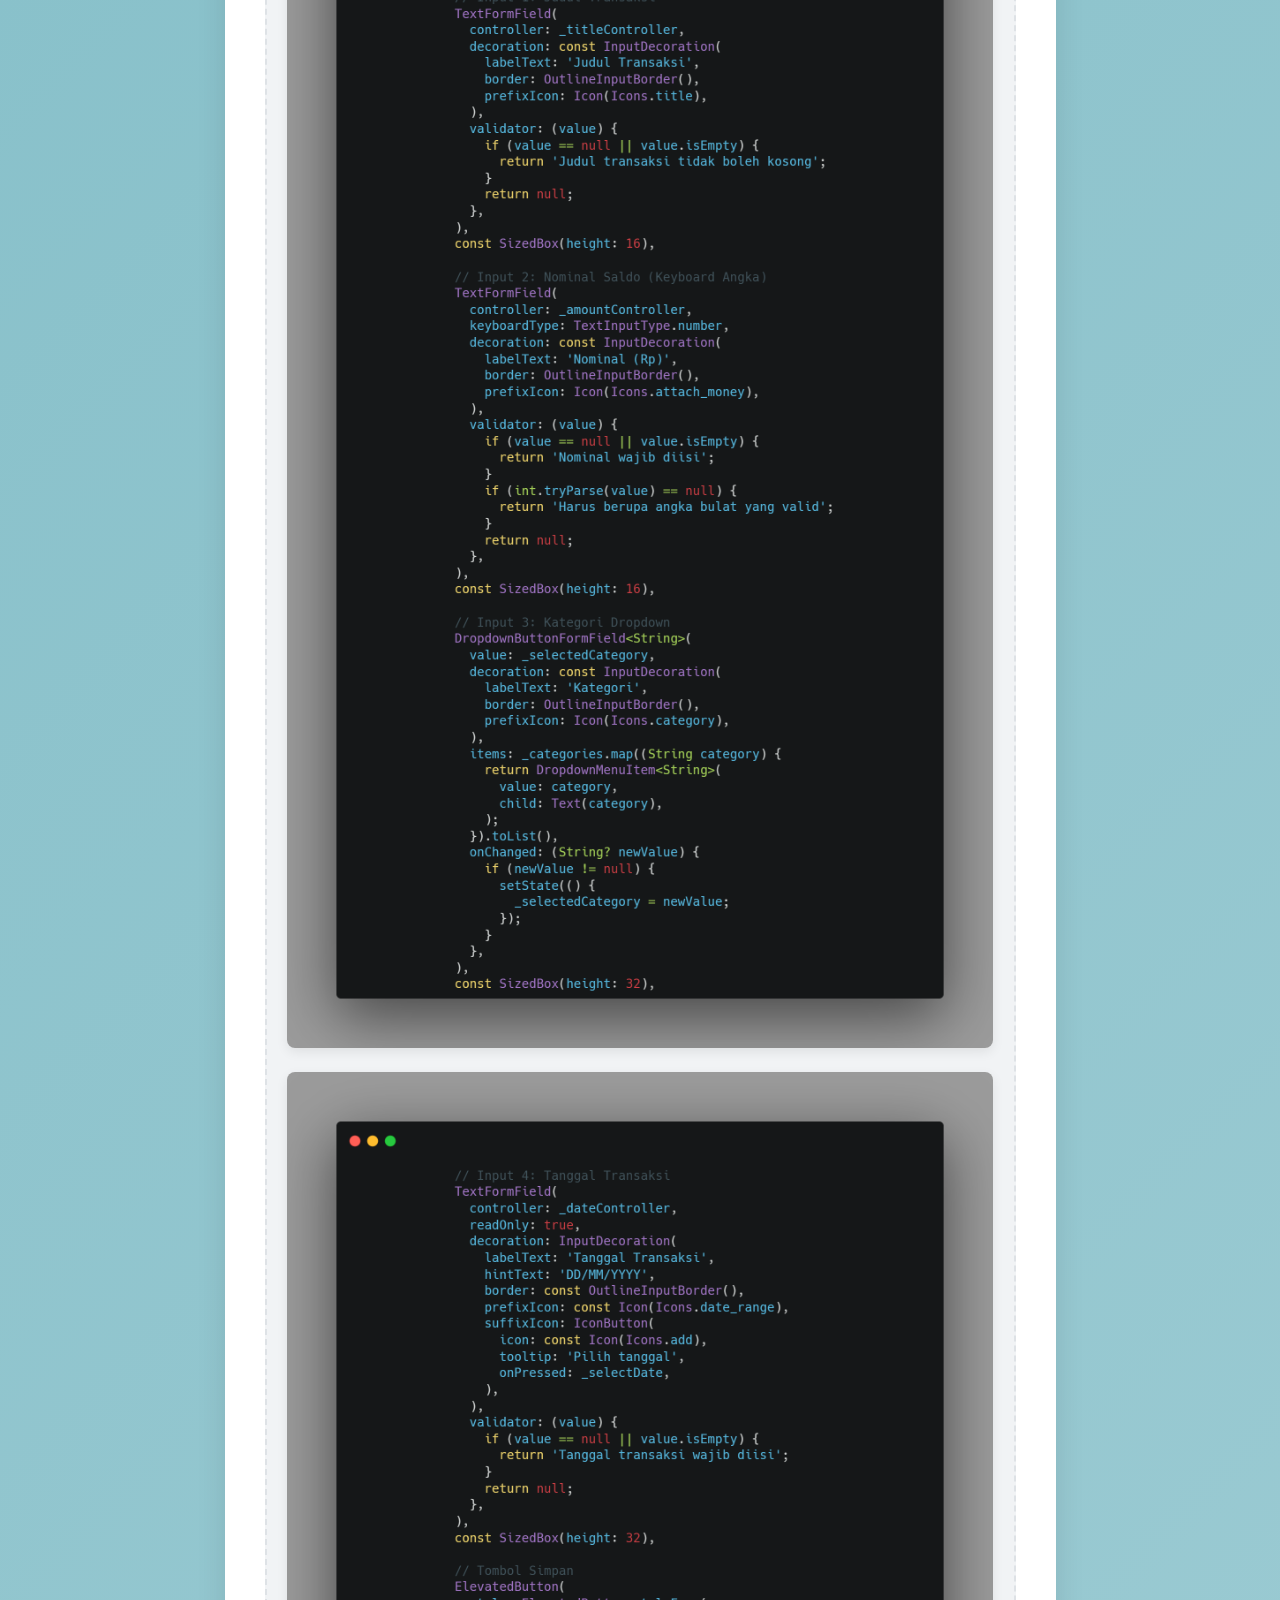
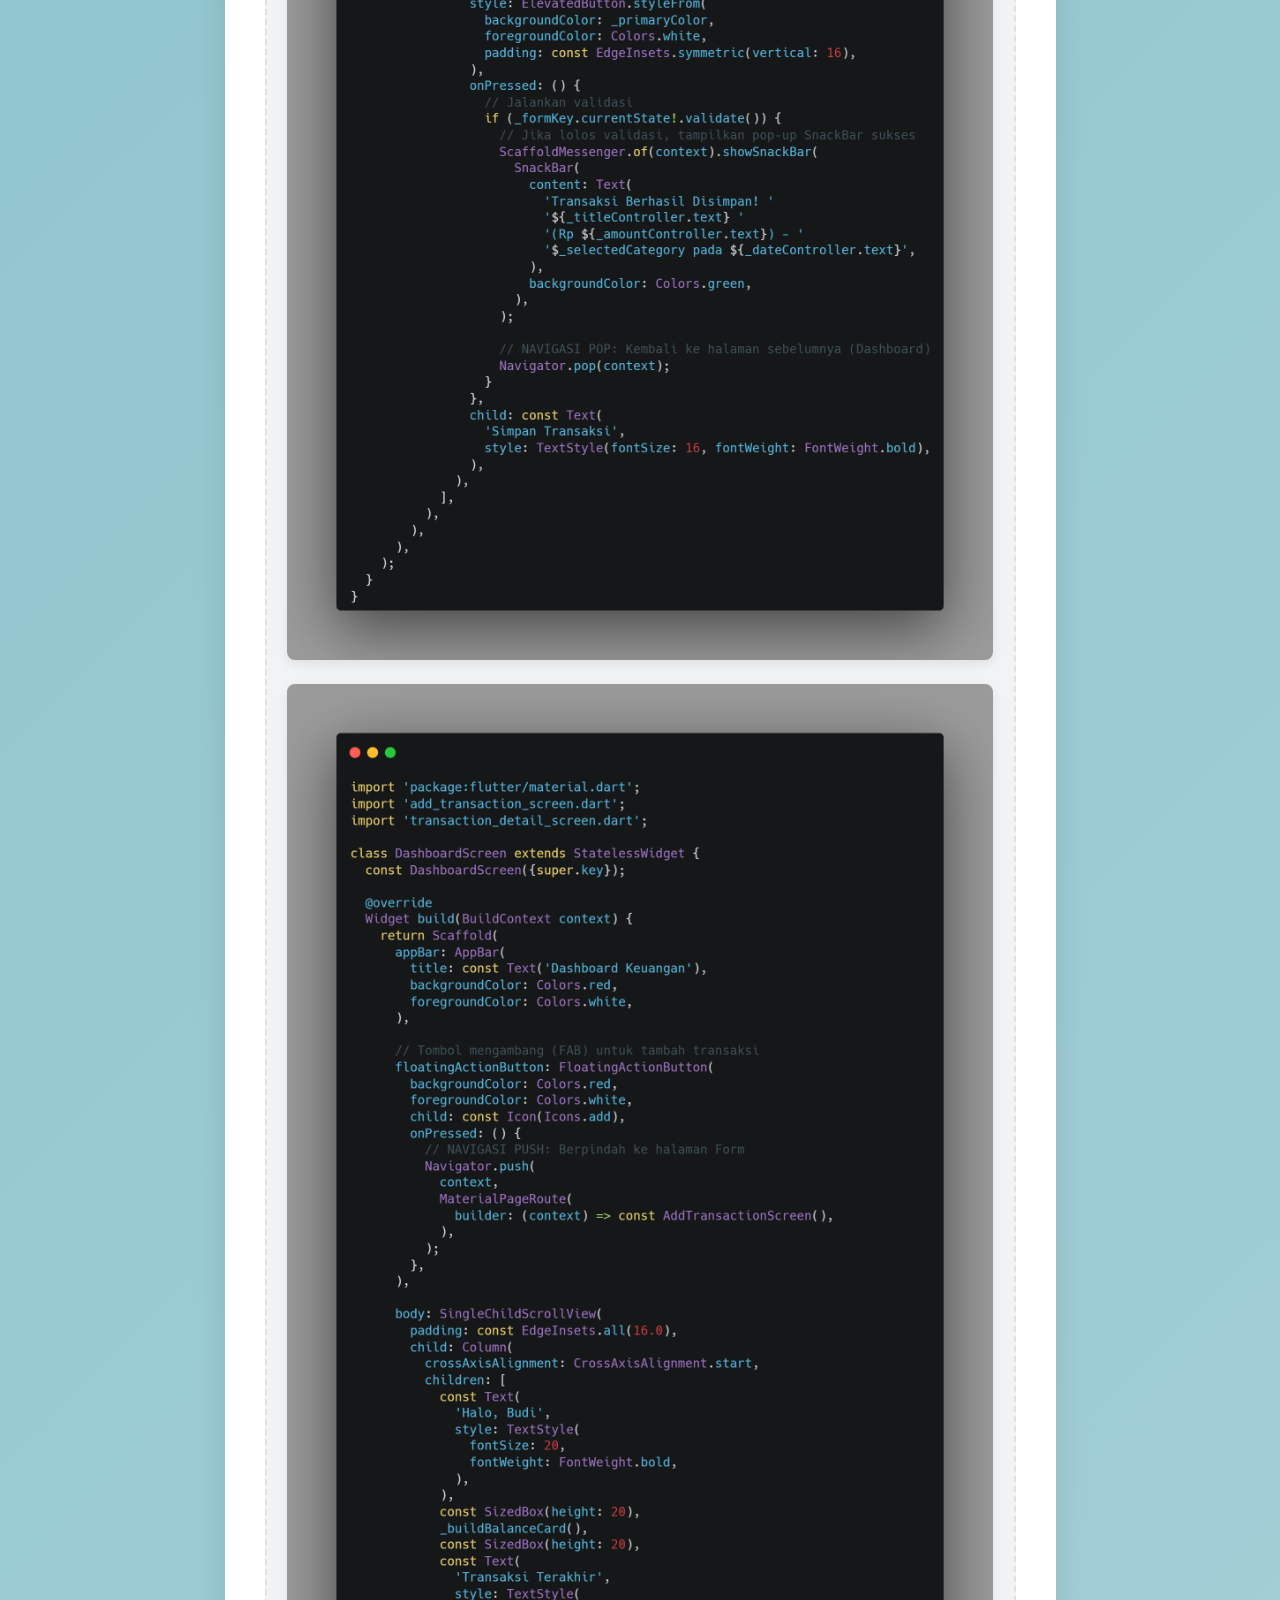
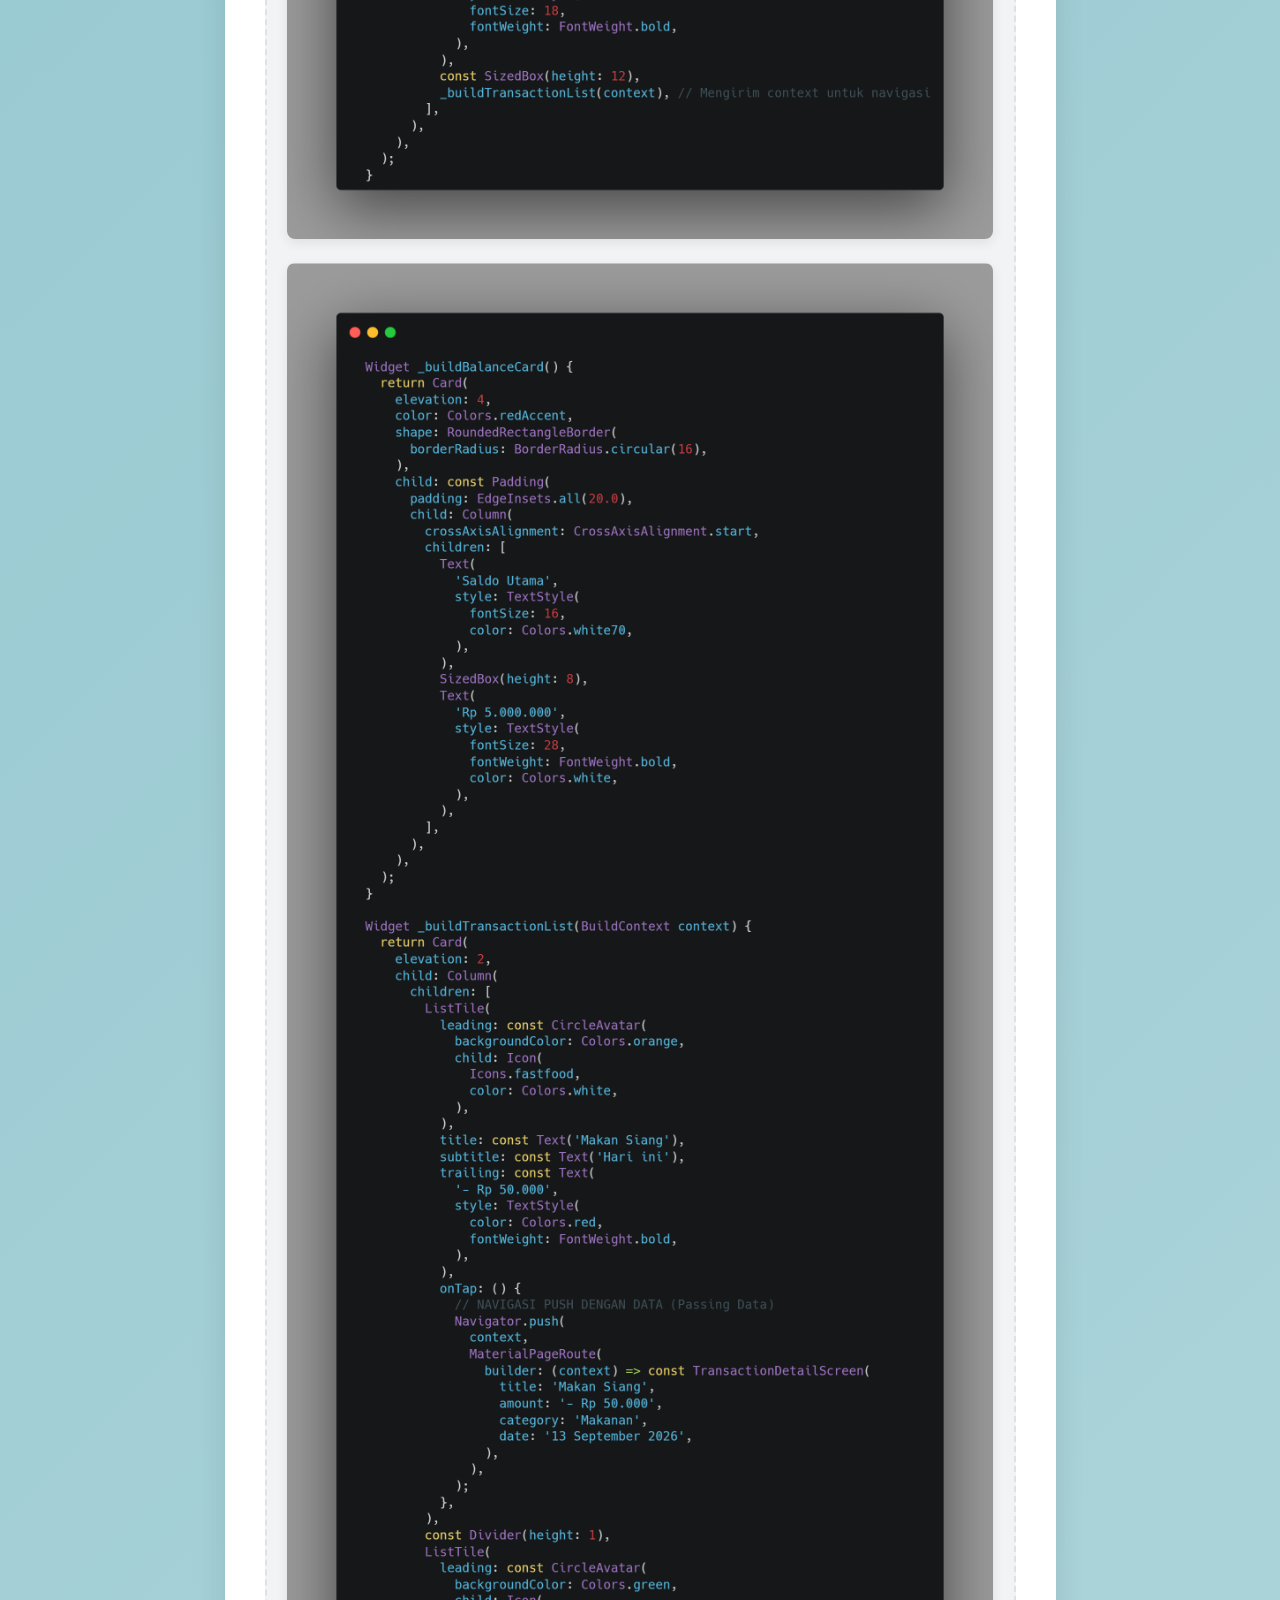
<file: laporan/mobapp4.html>
<!doctype html>
<html lang="en">
  <head>
    <meta charset="UTF-8" />
    <meta name="viewport" content="width=device-width, initial-scale=1.0" />
    <title>report mobapp1</title>
    <link
      href="https://cdn.jsdelivr.net/npm/bootstrap@5.3.8/dist/css/bootstrap.min.css"
      rel="stylesheet"
      integrity="sha384-sRIl4kxILFvY47J16cr9ZwB07vP4J8+LH7qKQnuqkuIAvNWLzeN8tE5YBujZqJLB"
      crossorigin="anonymous"
    />
    <link
      rel="stylesheet"
      href="https://cdn.jsdelivr.net/npm/bootstrap-icons@1.13.1/font/bootstrap-icons.min.css"
    />
    <link
      href="https://fonts.googleapis.com/css2?family=Poppins:wght@300;400;500;600;700&display=swap"
      rel="stylesheet"
    />
    <link rel="stylesheet" href="../style.css" />
    <link rel="stylesheet" href="style-laporan.css" />
  </head>
  <body>
    <!-- <div class="position-fixed bottom-0 end-0 p-3" style="z-index: 9999">
      <div id="devToast" class="custom-toast">
        🚧 This site is still a work in progress :)
      </div>
    </div> -->

    <!-- navbar -->
    <nav class="navbar navbar-expand-lg bg-white shadow-sm sticky-top">
      <div
        class="container-fluid px-3 px-lg-5 d-flex justify-content-between align-items-center"
      >
        <a class="navbar-brand fw-semibold" href="#">miftahulhdd</a>

        <div class="d-none d-md-block mx-auto">
          <span
            class="text-muted fw-medium text-uppercase small tracking-widest"
            >Laboratory Report</span
          >
        </div>

        <div class="navbar-nav ms-auto ms-md-0 fw-semibold">
          <a class="nav-link mx-1" href="../index.html">Home</a>
        </div>
      </div>
    </nav>
    <!-- end navbar -->

    <!-- main content start -->
    <main class="container py-4">
      <div class="row justify-content-center">
        <div class="col-lg-9 col-md-11">
          <div class="report-container">
            <!-- back button -->
            <a href="../portofolio.html" class="back-btn">
              <i class="bi bi-arrow-left"></i> Kembali ke Portofolio
            </a>

            <!-- badge -->
            <div class="mb-2">
              <span class="course-badge">Mobile App</span>
            </div>

            <!-- date -->
            <div class="publish-date">Published on: 4 Oktober 2026</div>

            <!-- title -->
            <h1 class="article-title">
              Laporan Praktikum 4: Navigasi &amp; Passing Data (Navigator,
              Konsep Stack, dan Constructor)
            </h1>

            <!-- pendahuluan -->
            <section>
              <h2 class="section-title">Pendahuluan</h2>
              <p class="intro-text">
                Praktikum ini bertujuan untuk menerapkan 'Navigator.push' guna
                berpindah ke layar baru, menggunakan 'Navigator.pop' untuk
                menutup layar setelah sebuah aksi selesai dilakukan, serta
                mengirim data (String, int) antar layar melalui 'Constructor'.
                <br />
                <br />
                Flutter mengelola perpindahan halaman menggunakan 'Navigator',
                sebuah widget pengelola rute yang bekerja layaknya tumpukan
                kartu (stack). Aksi 'push' meletakkan halaman baru di tumpukan
                teratas, sedangkan aksi 'pop' menghapus/menutup halaman teratas
                untuk kembali ke halaman sebelumnya. Untuk mengirim data dari
                satu halaman ke halaman lain, halaman tujuan perlu menyiapkan
                variabel 'final' sebagai penampung data serta 'Constructor'
                dengan parameter bertanda 'required'.
              </p>
              <a
                class="link-text"
                href="https://github.com/miftahulhdd/PrakAppMob_B_2411533005"
                target="_blank"
                >Repository Github</a
              >

              <div class="list-group list-group-custom">
                <div class="list-group-item">
                  <strong>Navigator:</strong> Widget pengelola rute (halaman)
                  yang bekerja seperti tumpukan kartu.
                </div>
                <div class="list-group-item">
                  <strong>Push (Maju):</strong> Meletakkan halaman baru di
                  tumpukan teratas melalui 'Navigator.push'.
                </div>
                <div class="list-group-item">
                  <strong>Pop (Mundur):</strong> Menghapus/menutup halaman
                  teratas untuk kembali melalui 'Navigator.pop'.
                </div>
                <div class="list-group-item">
                  <strong>Constructor &amp; Passing Data:</strong> Variabel
                  'final' sebagai tempat penampung data, dan 'required' sebagai
                  penanda bahwa data tersebut wajib diisi saat berpindah layar.
                </div>
              </div>
            </section>

            <!-- langkah kerja -->
            <section>
              <h2 class="section-title">Langkah Kerja</h2>

              <div class="step-item">
                <span class="step-number"
                  >1. Membuat Halaman Detail Transaksi</span
                >
                <p class="step-description">
                  Membuat file baru bernama 'transaction_detail_screen.dart'
                  berisi class 'TransactionDetailScreen' yang meng-extend
                  'StatelessWidget'. Disiapkan dua variabel penerima parameter,
                  yaitu 'title' dan 'amount', yang dideklarasikan sebagai 'final
                  String'. Kedua data tersebut wajib diserahkan dari layar
                  sebelumnya melalui 'Constructor' dengan penanda 'required',
                  lalu ditampilkan pada UI menggunakan widget 'Text' di dalam
                  'Column'.
                </p>
                <div class="screenshot-group">
                  <img
                    src="../ss/appmob/4lkh1.png"
                    alt="placeholder-modul4-langkah1"
                  />
                </div>
              </div>

              <div class="step-item">
                <span class="step-number"
                  >2. Pindah ke Detail &amp; Mengirim Data (Push)</span
                >
                <p class="step-description">
                  Kembali ke halaman Dashboard. Pada widget 'ListTile' daftar
                  transaksi, ditambahkan fungsi 'onTap' yang memanggil
                  'Navigator.push' dengan 'MaterialPageRoute'. Di dalam
                  'builder', dibuat instance 'TransactionDetailScreen' dengan
                  mengisi parameter 'title' dan 'amount' sesuai data baris
                  transaksi yang diklik, sehingga data tersebut terkirim dan
                  tampil pada halaman detail.
                </p>
                <div class="screenshot-group">
                  <img
                    src="../ss/appmob/4lkh2.png"
                    alt="placeholder-modul4-langkah2"
                  />
                </div>
              </div>

              <div class="step-item">
                <span class="step-number"
                  >3. Menutup Layar / Kembali Otomatis (Pop)</span
                >
                <p class="step-description">
                  Kembali ke file 'add_transaction_screen.dart' (Modul 3).
                  Setelah validasi formulir berhasil dan notifikasi 'SnackBar'
                  ditampilkan, dipanggil 'Navigator.pop(context)' pada
                  'onPressed' tombol "Simpan Transaksi" agar formulir otomatis
                  tertutup dan kembali ke halaman Dashboard setelah transaksi
                  berhasil disimpan.
                </p>
                <div class="screenshot-group">
                  <img
                    src="../ss/appmob/4lkh3.png"
                    alt="placeholder-modul4-langkah3"
                  />
                </div>
              </div>

              <div class="step-item">
                <span class="step-number">4. Hasil Akhir</span>
                <p class="step-description">
                  Daftar transaksi pada Dashboard kini dapat diklik dan akan
                  membuka halaman detail yang berisi data lengkap. Tombol "Panah
                  Kiri" otomatis muncul di 'AppBar' berkat 'Navigator.push',
                  sedangkan teks judul dan nominal menyesuaikan dengan baris
                  transaksi yang diklik sebelumnya. Struktur proyek pada modul
                  ini dibagi menjadi empat file terpisah ('main.dart',
                  'dashboard_screen.dart', 'add_transaction_screen.dart', dan
                  'transaction_detail_screen.dart') agar rapi.
                </p>
                <div class="screenshot-group">
                  <img
                    src="../ss/appmob/4lkh4.png"
                    alt="placeholder-modul4-hasil-akhir"
                  />
                  <img
                    src="../ss/appmob/4lkh5.png"
                    alt="placeholder-modul4-hasil-akhir"
                  />
                  <img
                    src="../ss/appmob/4lkh6.png"
                    alt="placeholder-modul4-hasil-akhir"
                  />
                </div>
              </div>

              <div class="step-item">
                <span class="step-number">5. Full Code</span>
                <p class="step-description">
                  Berikut Saya lampirkan kode lengkap untuk setiap file yang
                  telah dibuat.
                </p>
                <div class="screenshot-group">
                  <img
                    src="../ss/appmob/4lkh7.png"
                    alt="placeholder-modul4-langkah3"
                  />
                  <img
                    src="../ss/appmob/4lkh8.png"
                    alt="placeholder-modul4-langkah3"
                  />
                  <img
                    src="../ss/appmob/4lkh9.png"
                    alt="placeholder-modul4-langkah3"
                  />
                  <img
                    src="../ss/appmob/4lkh10.png"
                    alt="placeholder-modul4-langkah3"
                  />
                  <img
                    src="../ss/appmob/4lkh11.png"
                    alt="placeholder-modul4-langkah3"
                  />
                  <img
                    src="../ss/appmob/4lkh12.png"
                    alt="placeholder-modul4-langkah3"
                  />
                  <img
                    src="../ss/appmob/4lkh13.png"
                    alt="placeholder-modul4-langkah3"
                  />
                  <img
                    src="../ss/appmob/4lkh14.png"
                    alt="placeholder-modul4-langkah3"
                  />
                </div>
              </div>

              <div class="step-item">
                <span class="step-number">6. Latihan</span>
                <p class="step-description">
                  Menambahkan input tanggal disaat menambah transaksi. Dan
                  membuat field tersebut wajib diisi.
                </p>
                <div class="screenshot-group">
                  <img
                    src="../ss/appmob/4lkh15.png"
                    alt="placeholder-modul4-langkah3"
                  />
                  <img
                    src="../ss/appmob/4lkh16.png"
                    alt="placeholder-modul4-langkah3"
                  />
                  <img
                    src="../ss/appmob/4lkh17.png"
                    alt="placeholder-modul4-langkah3"
                  />
                  <img
                    src="../ss/appmob/4lkh18.png"
                    alt="placeholder-modul4-langkah3"
                  />
                </div>
              </div>
            </section>
            <div class="report-internal-footer">
              <hr />
              <div class="copyright text-muted">
                &copy;2026 miftahulhdd. All rights reserved.
              </div>
            </div>
          </div>
        </div>
      </div>
    </main>
    <!-- main content end -->

    <script
      src="https://cdn.jsdelivr.net/npm/bootstrap@5.3.8/dist/js/bootstrap.bundle.min.js"
      integrity="sha384-FKyoEForCGlyvwx9Hj09JcYn3nv7wiPVlz7YYwJrWVcXK/BmnVDxM+D2scQbITxI"
      crossorigin="anonymous"
    ></script>
    <script src="../script.js"></script>
  </body>
</html>
</file>
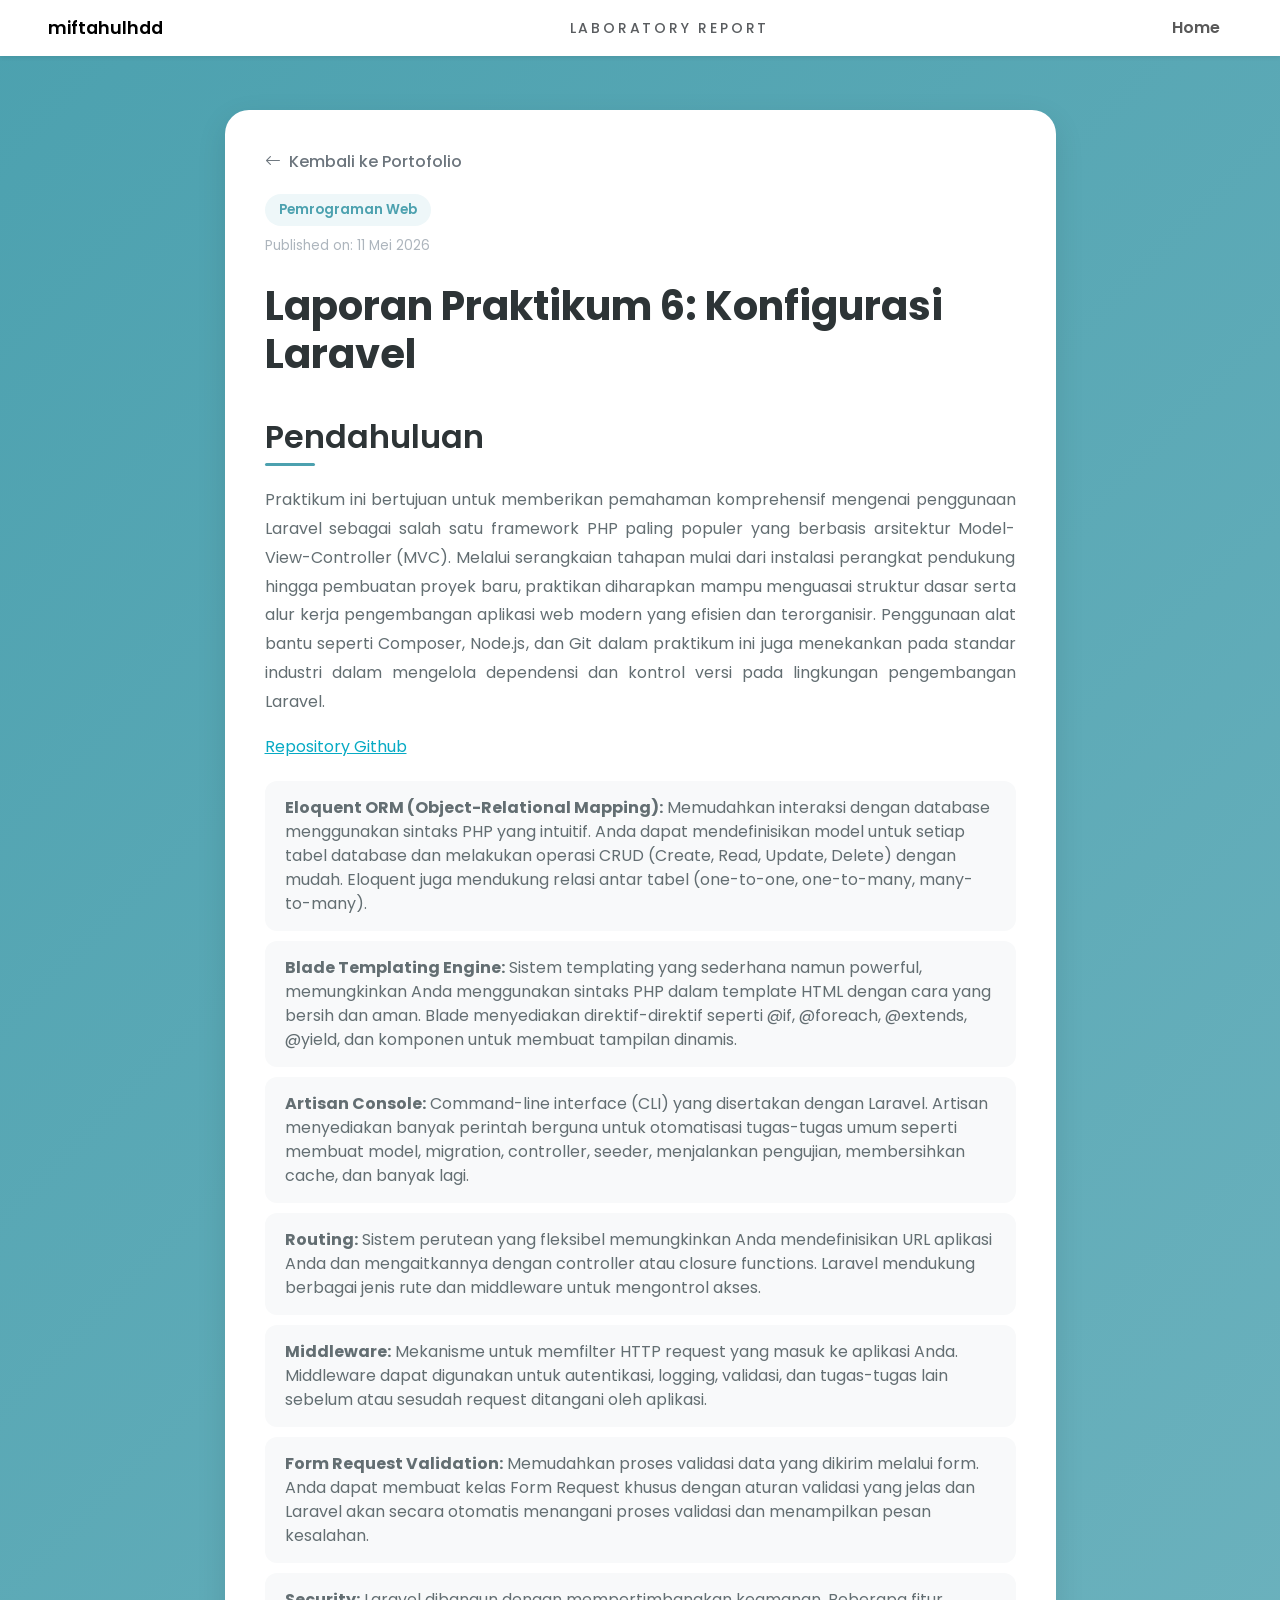
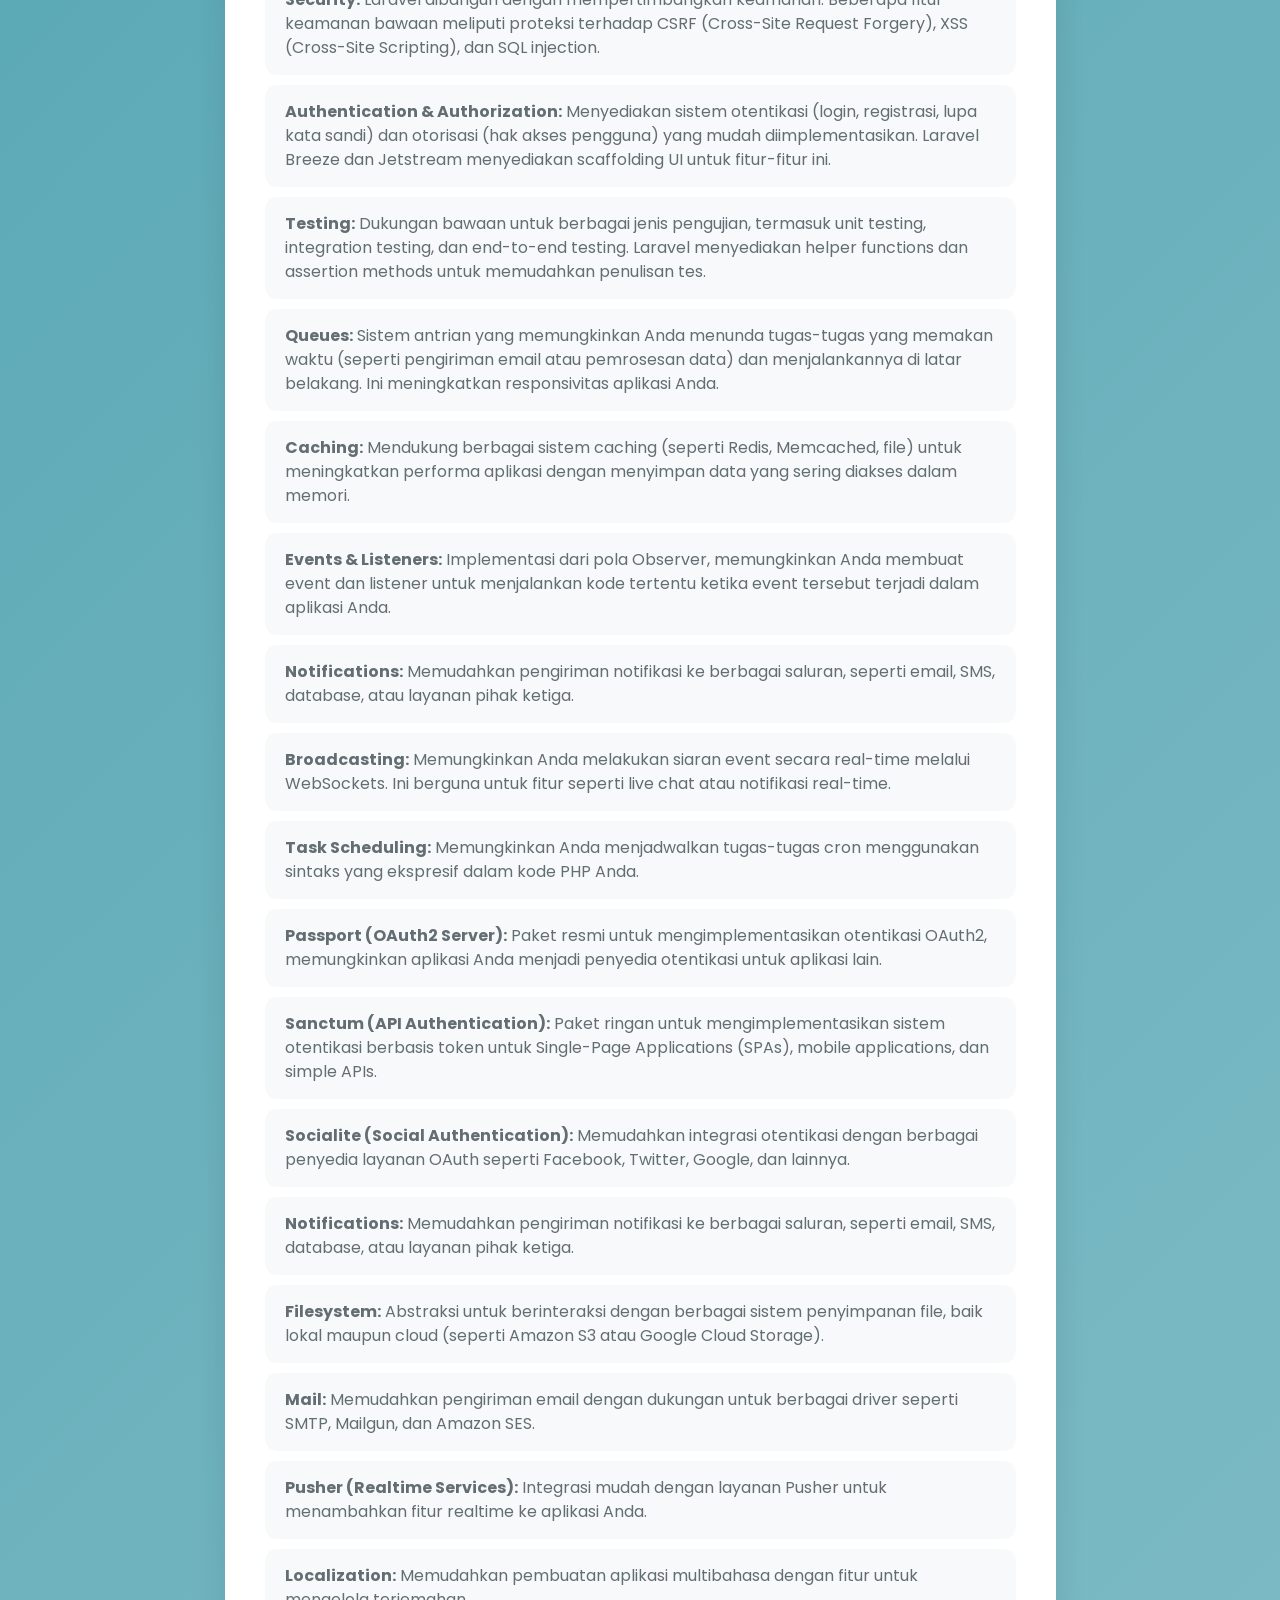
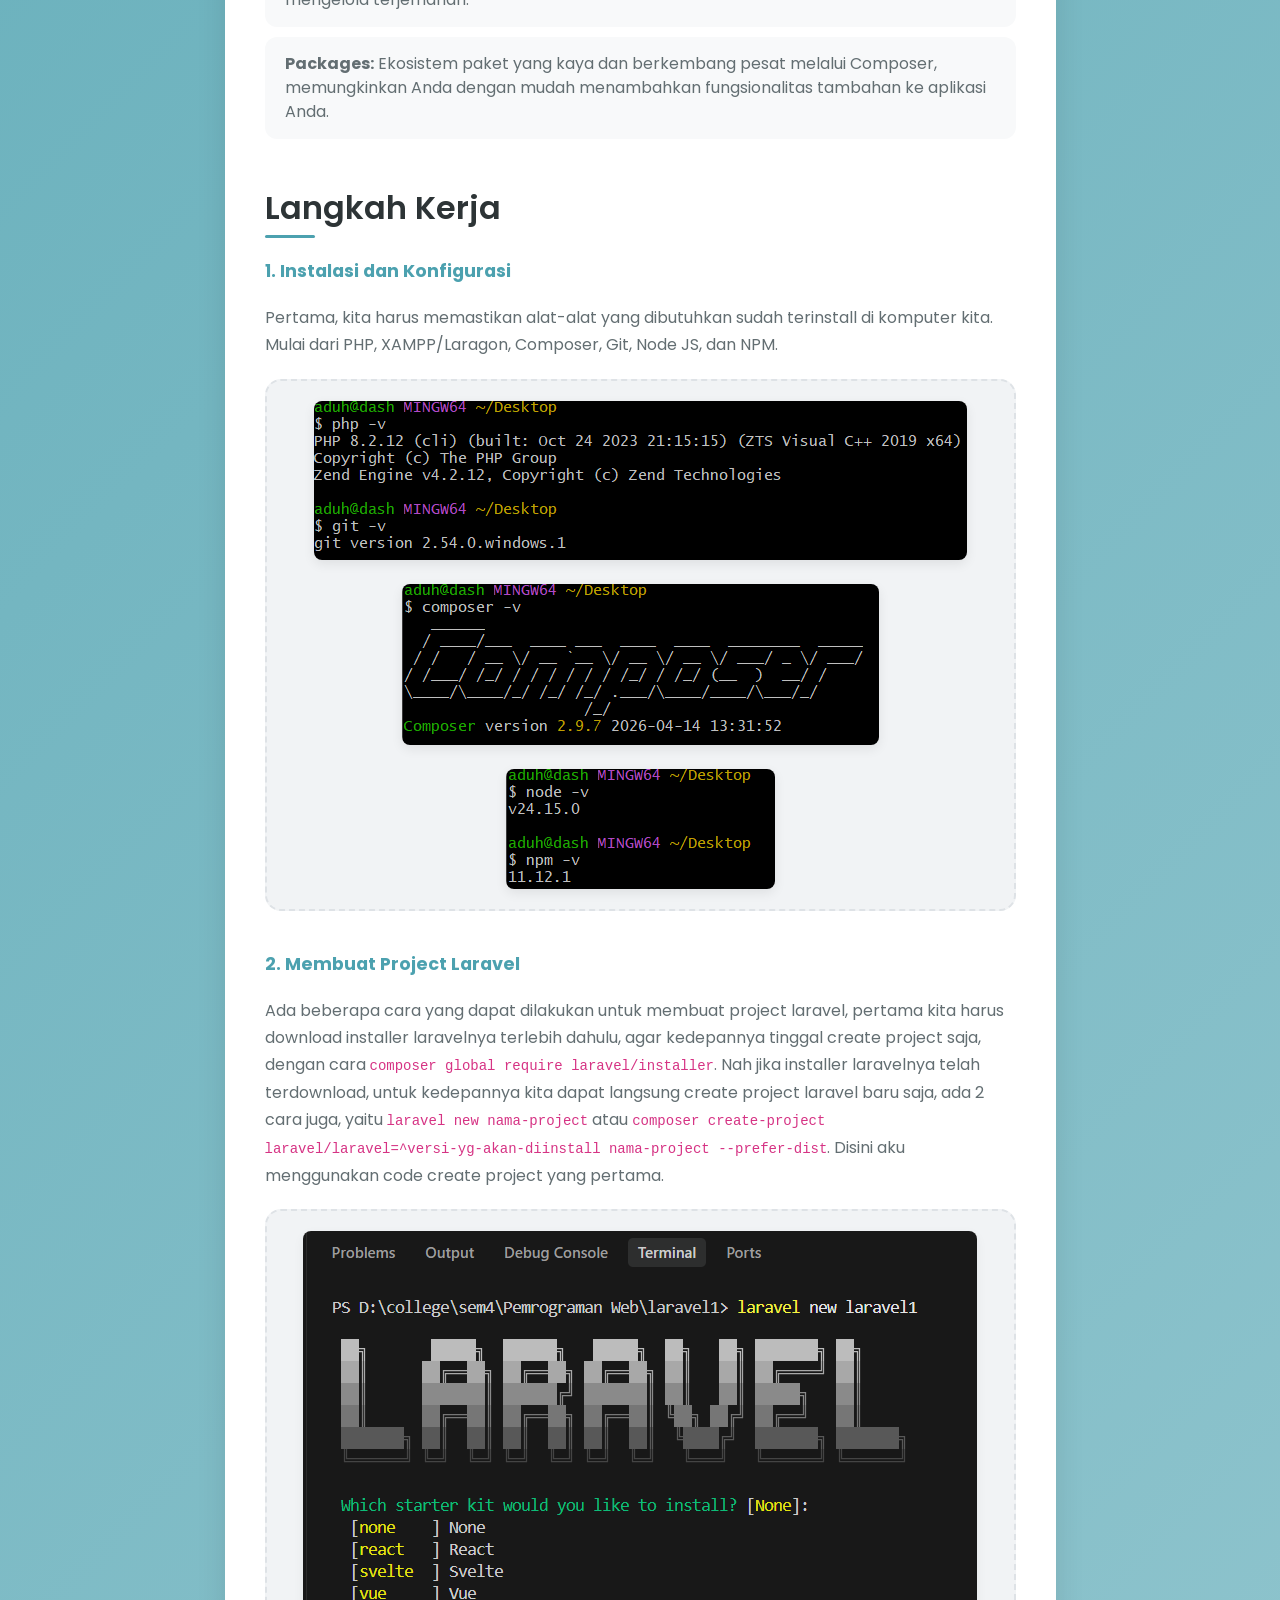
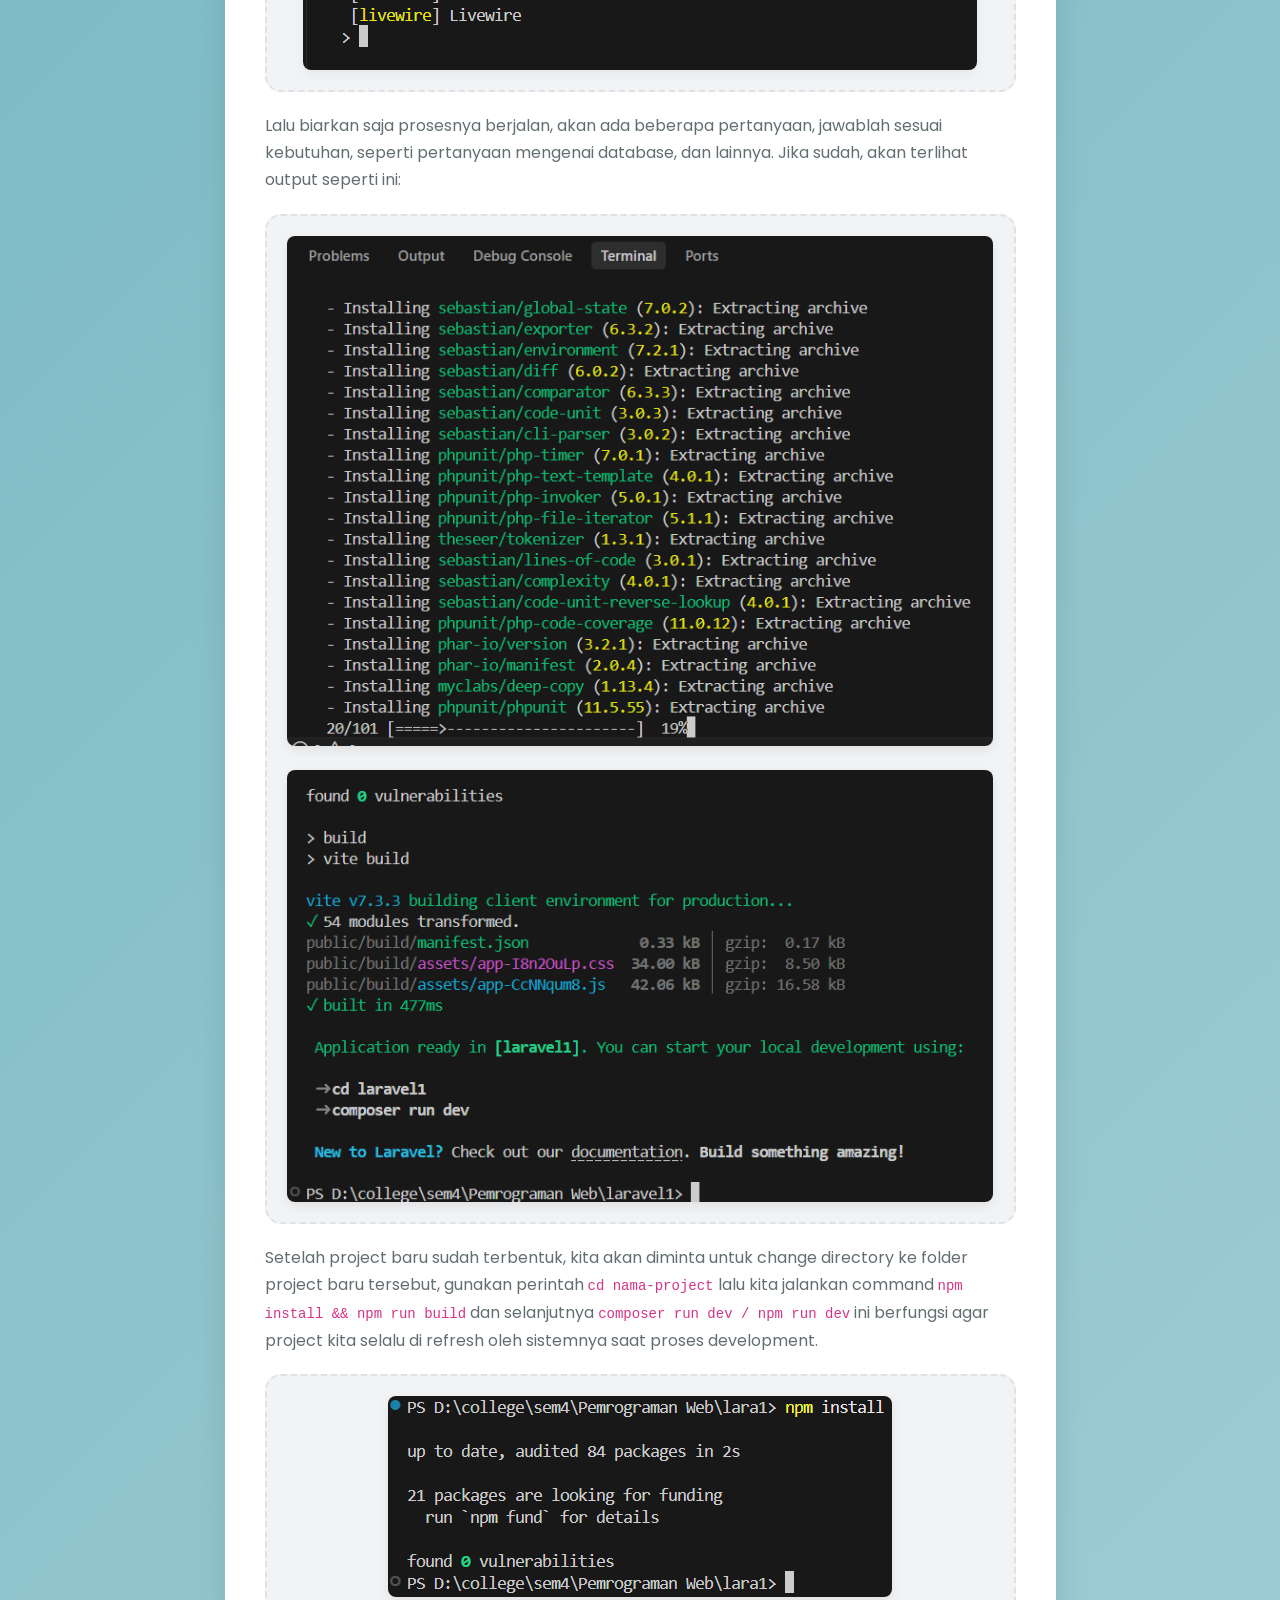
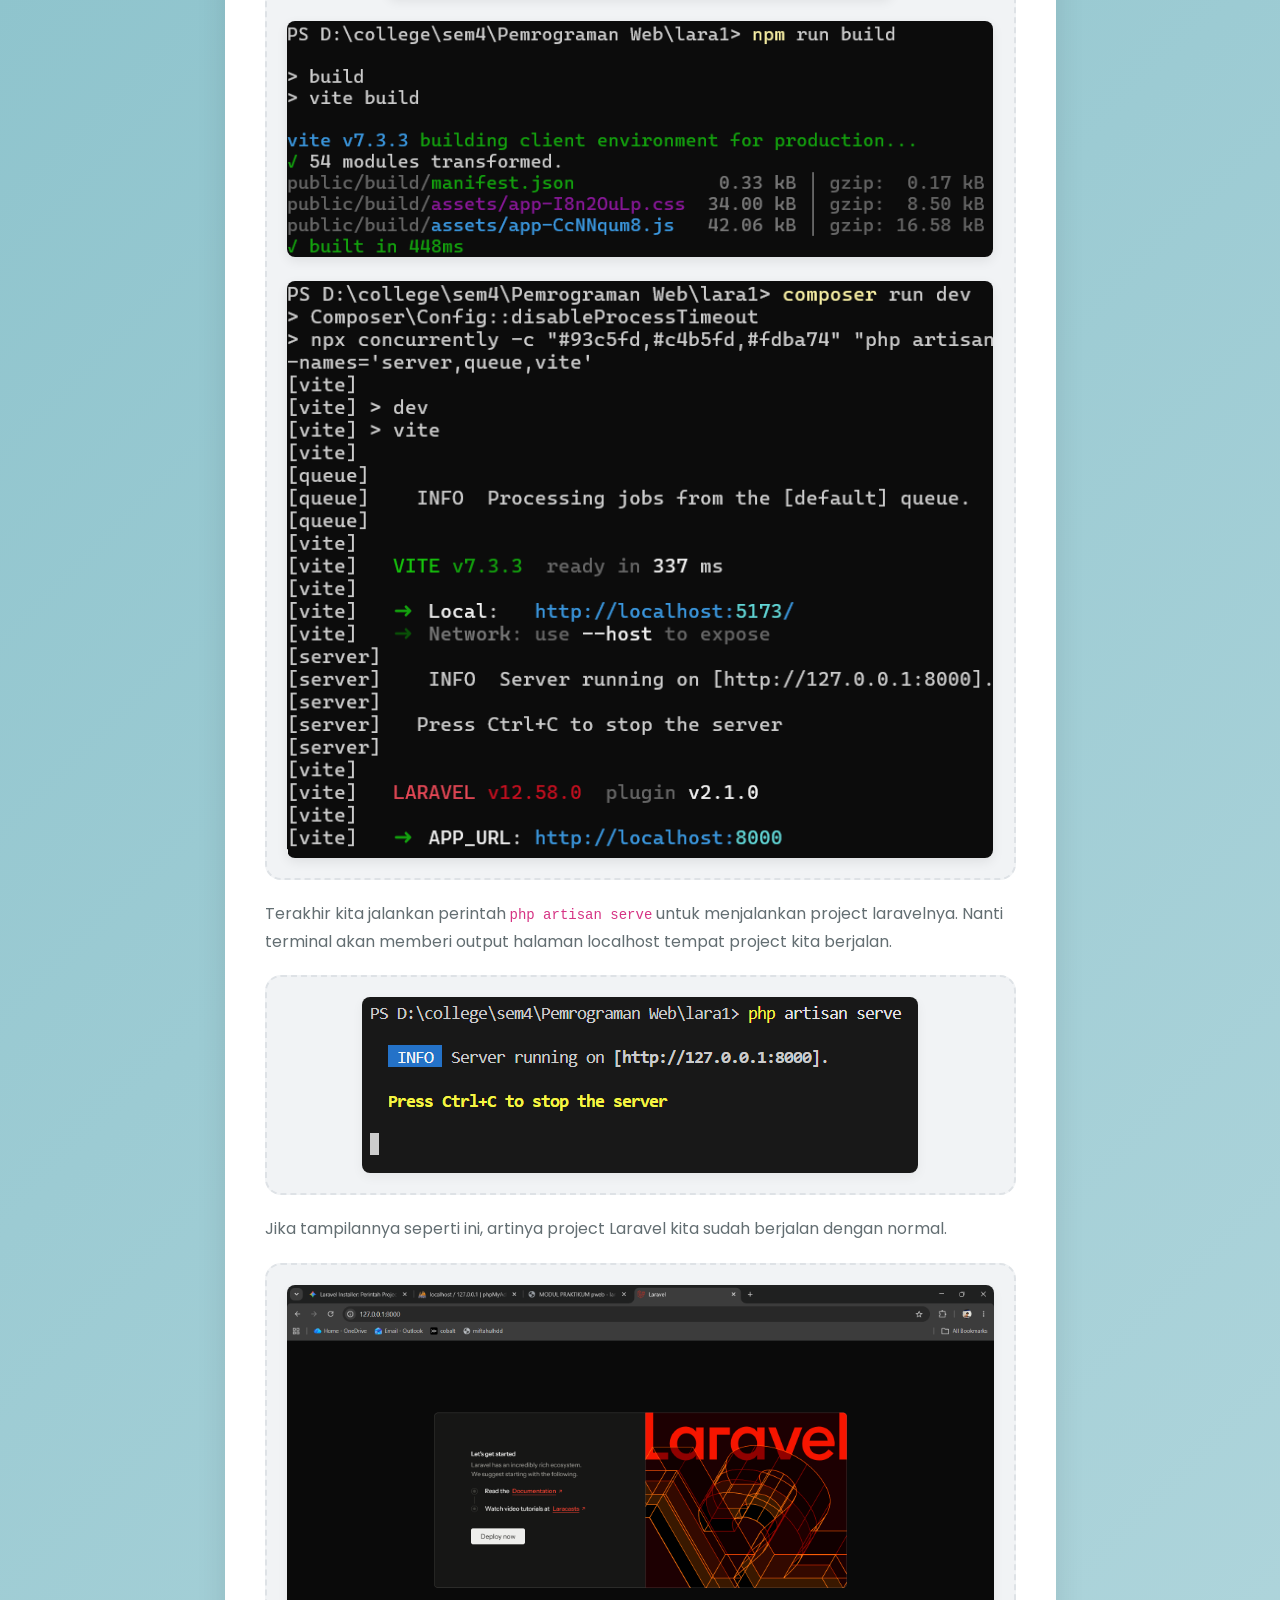
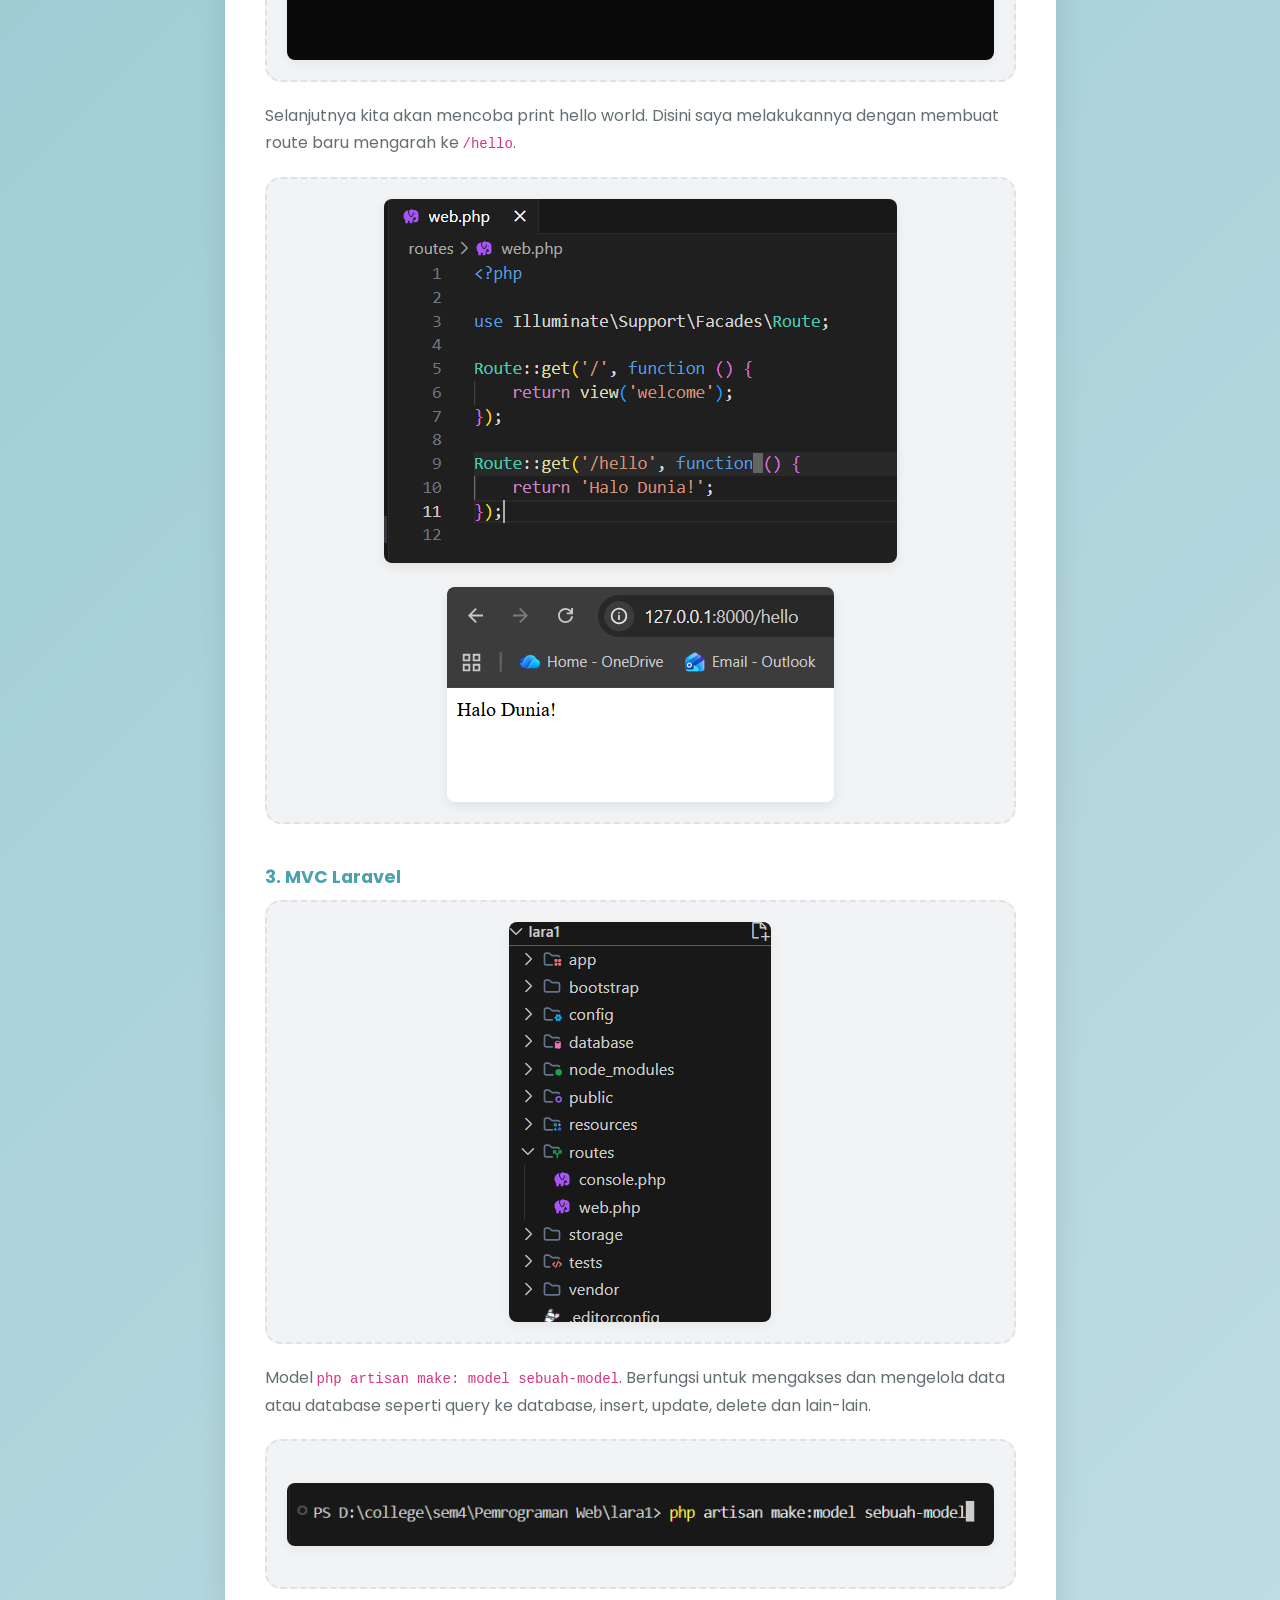
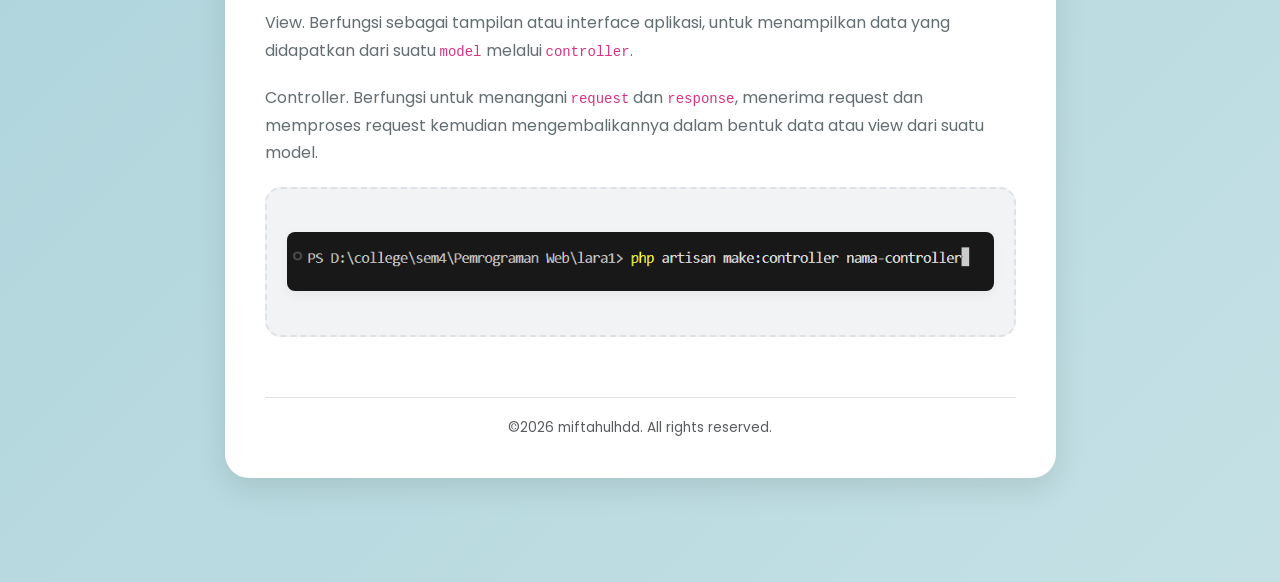
<file: laporan/web6.html>
<!doctype html>
<html lang="en">
  <head>
    <meta charset="UTF-8" />
    <meta name="viewport" content="width=device-width, initial-scale=1.0" />
    <title>report web6</title>
    <link
      href="https://cdn.jsdelivr.net/npm/bootstrap@5.3.8/dist/css/bootstrap.min.css"
      rel="stylesheet"
      integrity="sha384-sRIl4kxILFvY47J16cr9ZwB07vP4J8+LH7qKQnuqkuIAvNWLzeN8tE5YBujZqJLB"
      crossorigin="anonymous"
    />
    <link
      rel="stylesheet"
      href="https://cdn.jsdelivr.net/npm/bootstrap-icons@1.13.1/font/bootstrap-icons.min.css"
    />
    <link
      href="https://fonts.googleapis.com/css2?family=Poppins:wght@300;400;500;600;700&display=swap"
      rel="stylesheet"
    />
    <link rel="stylesheet" href="../style.css" />
    <link rel="stylesheet" href="style-laporan.css" />
  </head>
  <body>
    <!-- <div class="position-fixed bottom-0 end-0 p-3" style="z-index: 9999">
      <div id="devToast" class="custom-toast">
        🚧 This site is still a work in progress :)
      </div>
    </div> -->

    <!-- navbar -->
    <nav class="navbar navbar-expand-lg bg-white shadow-sm sticky-top">
      <div
        class="container-fluid px-3 px-lg-5 d-flex justify-content-between align-items-center"
      >
        <a class="navbar-brand fw-semibold" href="#">miftahulhdd</a>

        <div class="d-none d-md-block mx-auto">
          <span
            class="text-muted fw-medium text-uppercase small tracking-widest"
            >Laboratory Report</span
          >
        </div>

        <div class="navbar-nav ms-auto ms-md-0 fw-semibold">
          <a class="nav-link mx-1" href="../index.html">Home</a>
        </div>
      </div>
    </nav>
    <!-- end navbar -->

    <!-- main content start -->
    <main class="container py-4">
      <div class="row justify-content-center">
        <div class="col-lg-9 col-md-11">
          <div class="report-container">
            <!-- back button -->
            <a href="../portofolio.html" class="back-btn">
              <i class="bi bi-arrow-left"></i> Kembali ke Portofolio
            </a>

            <!-- badge -->
            <div class="mb-2">
              <span class="course-badge">Pemrograman Web</span>
            </div>

            <!-- date -->
            <div class="publish-date">Published on: 11 Mei 2026</div>

            <!-- title -->
            <h1 class="article-title">
              Laporan Praktikum 6: Konfigurasi Laravel
            </h1>

            <!-- pendahuluan -->
            <section>
              <h2 class="section-title">Pendahuluan</h2>
              <p class="intro-text">
                Praktikum ini bertujuan untuk memberikan pemahaman komprehensif
                mengenai penggunaan Laravel sebagai salah satu framework PHP
                paling populer yang berbasis arsitektur Model-View-Controller
                (MVC). Melalui serangkaian tahapan mulai dari instalasi
                perangkat pendukung hingga pembuatan proyek baru, praktikan
                diharapkan mampu menguasai struktur dasar serta alur kerja
                pengembangan aplikasi web modern yang efisien dan terorganisir.
                Penggunaan alat bantu seperti Composer, Node.js, dan Git dalam
                praktikum ini juga menekankan pada standar industri dalam
                mengelola dependensi dan kontrol versi pada lingkungan
                pengembangan Laravel.
              </p>
              <a class="link-text" href="https://github.com/miftahulhdd/web1" target="_blank">Repository Github</a>

              <div class="list-group list-group-custom">
                <div class="list-group-item">
                  <strong>Eloquent ORM (Object-Relational Mapping):</strong>
                  Memudahkan interaksi dengan database menggunakan sintaks PHP
                  yang intuitif. Anda dapat mendefinisikan model untuk setiap
                  tabel database dan melakukan operasi CRUD (Create, Read,
                  Update, Delete) dengan mudah. Eloquent juga mendukung relasi
                  antar tabel (one-to-one, one-to-many, many-to-many).
                </div>
                <div class="list-group-item">
                  <strong>Blade Templating Engine:</strong> Sistem templating
                  yang sederhana namun powerful, memungkinkan Anda menggunakan
                  sintaks PHP dalam template HTML dengan cara yang bersih dan
                  aman. Blade menyediakan direktif-direktif seperti @if,
                  @foreach, @extends, @yield, dan komponen untuk membuat
                  tampilan dinamis.
                </div>
                <div class="list-group-item">
                  <strong>Artisan Console:</strong> Command-line interface (CLI)
                  yang disertakan dengan Laravel. Artisan menyediakan banyak
                  perintah berguna untuk otomatisasi tugas-tugas umum seperti
                  membuat model, migration, controller, seeder, menjalankan
                  pengujian, membersihkan cache, dan banyak lagi.
                </div>
                <div class="list-group-item">
                  <strong>Routing:</strong> Sistem perutean yang fleksibel
                  memungkinkan Anda mendefinisikan URL aplikasi Anda dan
                  mengaitkannya dengan controller atau closure functions.
                  Laravel mendukung berbagai jenis rute dan middleware untuk
                  mengontrol akses.
                </div>
                <div class="list-group-item">
                  <strong>Middleware:</strong> Mekanisme untuk memfilter HTTP
                  request yang masuk ke aplikasi Anda. Middleware dapat
                  digunakan untuk autentikasi, logging, validasi, dan
                  tugas-tugas lain sebelum atau sesudah request ditangani oleh
                  aplikasi.
                </div>
                <div class="list-group-item">
                  <strong>Form Request Validation:</strong> Memudahkan proses
                  validasi data yang dikirim melalui form. Anda dapat membuat
                  kelas Form Request khusus dengan aturan validasi yang jelas
                  dan Laravel akan secara otomatis menangani proses validasi dan
                  menampilkan pesan kesalahan.
                </div>
                <div class="list-group-item">
                  <strong>Security:</strong> Laravel dibangun dengan
                  mempertimbangkan keamanan. Beberapa fitur keamanan bawaan
                  meliputi proteksi terhadap CSRF (Cross-Site Request Forgery),
                  XSS (Cross-Site Scripting), dan SQL injection.
                </div>
                <div class="list-group-item">
                  <strong>Authentication & Authorization:</strong> Menyediakan
                  sistem otentikasi (login, registrasi, lupa kata sandi) dan
                  otorisasi (hak akses pengguna) yang mudah diimplementasikan.
                  Laravel Breeze dan Jetstream menyediakan scaffolding UI untuk
                  fitur-fitur ini.
                </div>
                <div class="list-group-item">
                  <strong>Testing:</strong> Dukungan bawaan untuk berbagai jenis
                  pengujian, termasuk unit testing, integration testing, dan
                  end-to-end testing. Laravel menyediakan helper functions dan
                  assertion methods untuk memudahkan penulisan tes.
                </div>
                <div class="list-group-item">
                  <strong>Queues:</strong> Sistem antrian yang memungkinkan Anda
                  menunda tugas-tugas yang memakan waktu (seperti pengiriman
                  email atau pemrosesan data) dan menjalankannya di latar
                  belakang. Ini meningkatkan responsivitas aplikasi Anda.
                </div>
                <div class="list-group-item">
                  <strong>Caching:</strong> Mendukung berbagai sistem caching
                  (seperti Redis, Memcached, file) untuk meningkatkan performa
                  aplikasi dengan menyimpan data yang sering diakses dalam
                  memori.
                </div>
                <div class="list-group-item">
                  <strong>Events & Listeners:</strong> Implementasi dari pola
                  Observer, memungkinkan Anda membuat event dan listener untuk
                  menjalankan kode tertentu ketika event tersebut terjadi dalam
                  aplikasi Anda.
                </div>
                <div class="list-group-item">
                  <strong>Notifications:</strong> Memudahkan pengiriman
                  notifikasi ke berbagai saluran, seperti email, SMS, database,
                  atau layanan pihak ketiga.
                </div>
                <div class="list-group-item">
                  <strong>Broadcasting:</strong> Memungkinkan Anda melakukan
                  siaran event secara real-time melalui WebSockets. Ini berguna
                  untuk fitur seperti live chat atau notifikasi real-time.
                </div>
                <div class="list-group-item">
                  <strong>Task Scheduling:</strong> Memungkinkan Anda
                  menjadwalkan tugas-tugas cron menggunakan sintaks yang
                  ekspresif dalam kode PHP Anda.
                </div>
                <div class="list-group-item">
                  <strong>Passport (OAuth2 Server):</strong> Paket resmi untuk
                  mengimplementasikan otentikasi OAuth2, memungkinkan aplikasi
                  Anda menjadi penyedia otentikasi untuk aplikasi lain.
                </div>
                <div class="list-group-item">
                  <strong>Sanctum (API Authentication):</strong> Paket ringan
                  untuk mengimplementasikan sistem otentikasi berbasis token
                  untuk Single-Page Applications (SPAs), mobile applications,
                  dan simple APIs.
                </div>
                <div class="list-group-item">
                  <strong>Socialite (Social Authentication):</strong> Memudahkan
                  integrasi otentikasi dengan berbagai penyedia layanan OAuth
                  seperti Facebook, Twitter, Google, dan lainnya.
                </div>
                <div class="list-group-item">
                  <strong>Notifications:</strong> Memudahkan pengiriman
                  notifikasi ke berbagai saluran, seperti email, SMS, database,
                  atau layanan pihak ketiga.
                </div>
                <div class="list-group-item">
                  <strong>Filesystem:</strong> Abstraksi untuk berinteraksi
                  dengan berbagai sistem penyimpanan file, baik lokal maupun
                  cloud (seperti Amazon S3 atau Google Cloud Storage).
                </div>
                <div class="list-group-item">
                  <strong>Mail:</strong> Memudahkan pengiriman email dengan
                  dukungan untuk berbagai driver seperti SMTP, Mailgun, dan
                  Amazon SES.
                </div>
                <div class="list-group-item">
                  <strong>Pusher (Realtime Services):</strong> Integrasi mudah
                  dengan layanan Pusher untuk menambahkan fitur realtime ke
                  aplikasi Anda.
                </div>
                <div class="list-group-item">
                  <strong>Localization:</strong> Memudahkan pembuatan aplikasi
                  multibahasa dengan fitur untuk mengelola terjemahan.
                </div>
                <div class="list-group-item">
                  <strong>Packages:</strong> Ekosistem paket yang kaya dan
                  berkembang pesat melalui Composer, memungkinkan Anda dengan
                  mudah menambahkan fungsionalitas tambahan ke aplikasi Anda.
                </div>
              </div>
            </section>

            <!-- langkah kerja -->
            <section>
              <h2 class="section-title">Langkah Kerja</h2>

              <div class="step-item">
                <span class="step-number">1. Instalasi dan Konfigurasi</span>
                <p class="step-description">
                  Pertama, kita harus memastikan alat-alat yang dibutuhkan sudah
                  terinstall di komputer kita. Mulai dari PHP, XAMPP/Laragon,
                  Composer, Git, Node JS, dan NPM.
                </p>
                <div class="screenshot-group">
                  <img src="../ss/ss1.png" alt="ss1" />
                  <img src="../ss/ss2.png" alt="ss2" />
                  <img src="../ss/ss3.png" alt="ss3" />
                </div>
              </div>

              <div class="step-item">
                <span class="step-number">2. Membuat Project Laravel</span>
                <p class="step-description">
                  Ada beberapa cara yang dapat dilakukan untuk membuat project
                  laravel, pertama kita harus download installer laravelnya
                  terlebih dahulu, agar kedepannya tinggal create project saja,
                  dengan cara
                  <code>composer global require laravel/installer</code>. Nah
                  jika installer laravelnya telah terdownload, untuk kedepannya
                  kita dapat langsung create project laravel baru saja, ada 2
                  cara juga, yaitu <code>laravel new nama-project</code> atau
                  <code
                    >composer create-project
                    laravel/laravel=^versi-yg-akan-diinstall nama-project
                    --prefer-dist</code
                  >. Disini aku menggunakan code create project yang pertama.
                </p>
                <div class="screenshot-placeholder">
                  <img src="../ss/ss4.png" alt="ss4" />
                </div>
                <p class="step-description">
                  Lalu biarkan saja prosesnya berjalan, akan ada beberapa
                  pertanyaan, jawablah sesuai kebutuhan, seperti pertanyaan
                  mengenai database, dan lainnya. Jika sudah, akan terlihat
                  output seperti ini:
                </p>
                <div class="screenshot-group">
                  <img src="../ss/ss5.png" alt="ss5" />
                  <img src="../ss/ss6.png" alt="ss6" />
                </div>
                <p class="step-description">
                  Setelah project baru sudah terbentuk, kita akan diminta untuk
                  change directory ke folder project baru tersebut, gunakan
                  perintah <code>cd nama-project</code> lalu kita jalankan
                  command <code>npm install && npm run build</code> dan
                  selanjutnya <code>composer run dev / npm run dev</code> ini
                  berfungsi agar project kita selalu di refresh oleh sistemnya
                  saat proses development.
                </p>
                <div class="screenshot-group">
                  <img src="../ss/ss7.png" alt="ss7" />
                  <img src="../ss/ss8.png" alt="ss8" />
                  <img src="../ss/ss9.png" alt="ss9" />
                </div>
                <p class="step-description">
                  Terakhir kita jalankan perintah
                  <code>php artisan serve</code> untuk menjalankan project
                  laravelnya. Nanti terminal akan memberi output halaman
                  localhost tempat project kita berjalan.
                </p>
                <div class="screenshot-placeholder">
                  <img src="../ss/ss10.png" alt="ss10" />
                </div>
                <p class="step-description">
                  Jika tampilannya seperti ini, artinya project Laravel kita
                  sudah berjalan dengan normal.
                </p>
                <div class="screenshot-placeholder">
                  <img src="../ss/ss11.png" alt="ss11" />
                </div>
                <p class="step-description">
                  Selanjutnya kita akan mencoba print hello world. Disini saya
                  melakukannya dengan membuat route baru mengarah ke
                  <code>/hello</code>.
                </p>
                <div class="screenshot-group">
                  <img src="../ss/ss12.png" alt="ss12" />
                  <img src="../ss/ss13.png" alt="ss13" />
                </div>
              </div>

              <div class="step-item">
                <span class="step-number">3. MVC Laravel</span>
                <div class="screenshot-placeholder">
                  <img src="../ss/ss16.png" alt="ss16" />
                </div>
                <p class="step-description">
                  Model <code>php artisan make: model sebuah-model</code>.
                  Berfungsi untuk mengakses dan mengelola data atau database
                  seperti query ke database, insert, update, delete dan
                  lain-lain.
                </p>
                <div class="screenshot-placeholder">
                  <img src="../ss/ss14.png" alt="ss14" />
                </div>
                <p class="step-description">
                  View. Berfungsi sebagai tampilan atau interface aplikasi,
                  untuk menampilkan data yang didapatkan dari suatu
                  <code>model</code> melalui <code>controller</code>.
                </p>

                <p class="step-description">
                  Controller. Berfungsi untuk menangani <code>request</code> dan
                  <code>response</code>, menerima request dan memproses request
                  kemudian mengembalikannya dalam bentuk data atau view dari
                  suatu model.
                </p>
                <div class="screenshot-placeholder">
                  <img src="../ss/ss15.png" alt="ss15" />
                </div>
              </div>
            </section>

            <div class="report-internal-footer">
              <hr />
              <div class="copyright text-muted">
                &copy;2026 miftahulhdd. All rights reserved.
              </div>
            </div>
          </div>
        </div>
      </div>
    </main>
    <!-- main content end -->

    <script
      src="https://cdn.jsdelivr.net/npm/bootstrap@5.3.8/dist/js/bootstrap.bundle.min.js"
      integrity="sha384-FKyoEForCGlyvwx9Hj09JcYn3nv7wiPVlz7YYwJrWVcXK/BmnVDxM+D2scQbITxI"
      crossorigin="anonymous"
    ></script>
    <script src="../script.js"></script>
  </body>
</html>
</file>
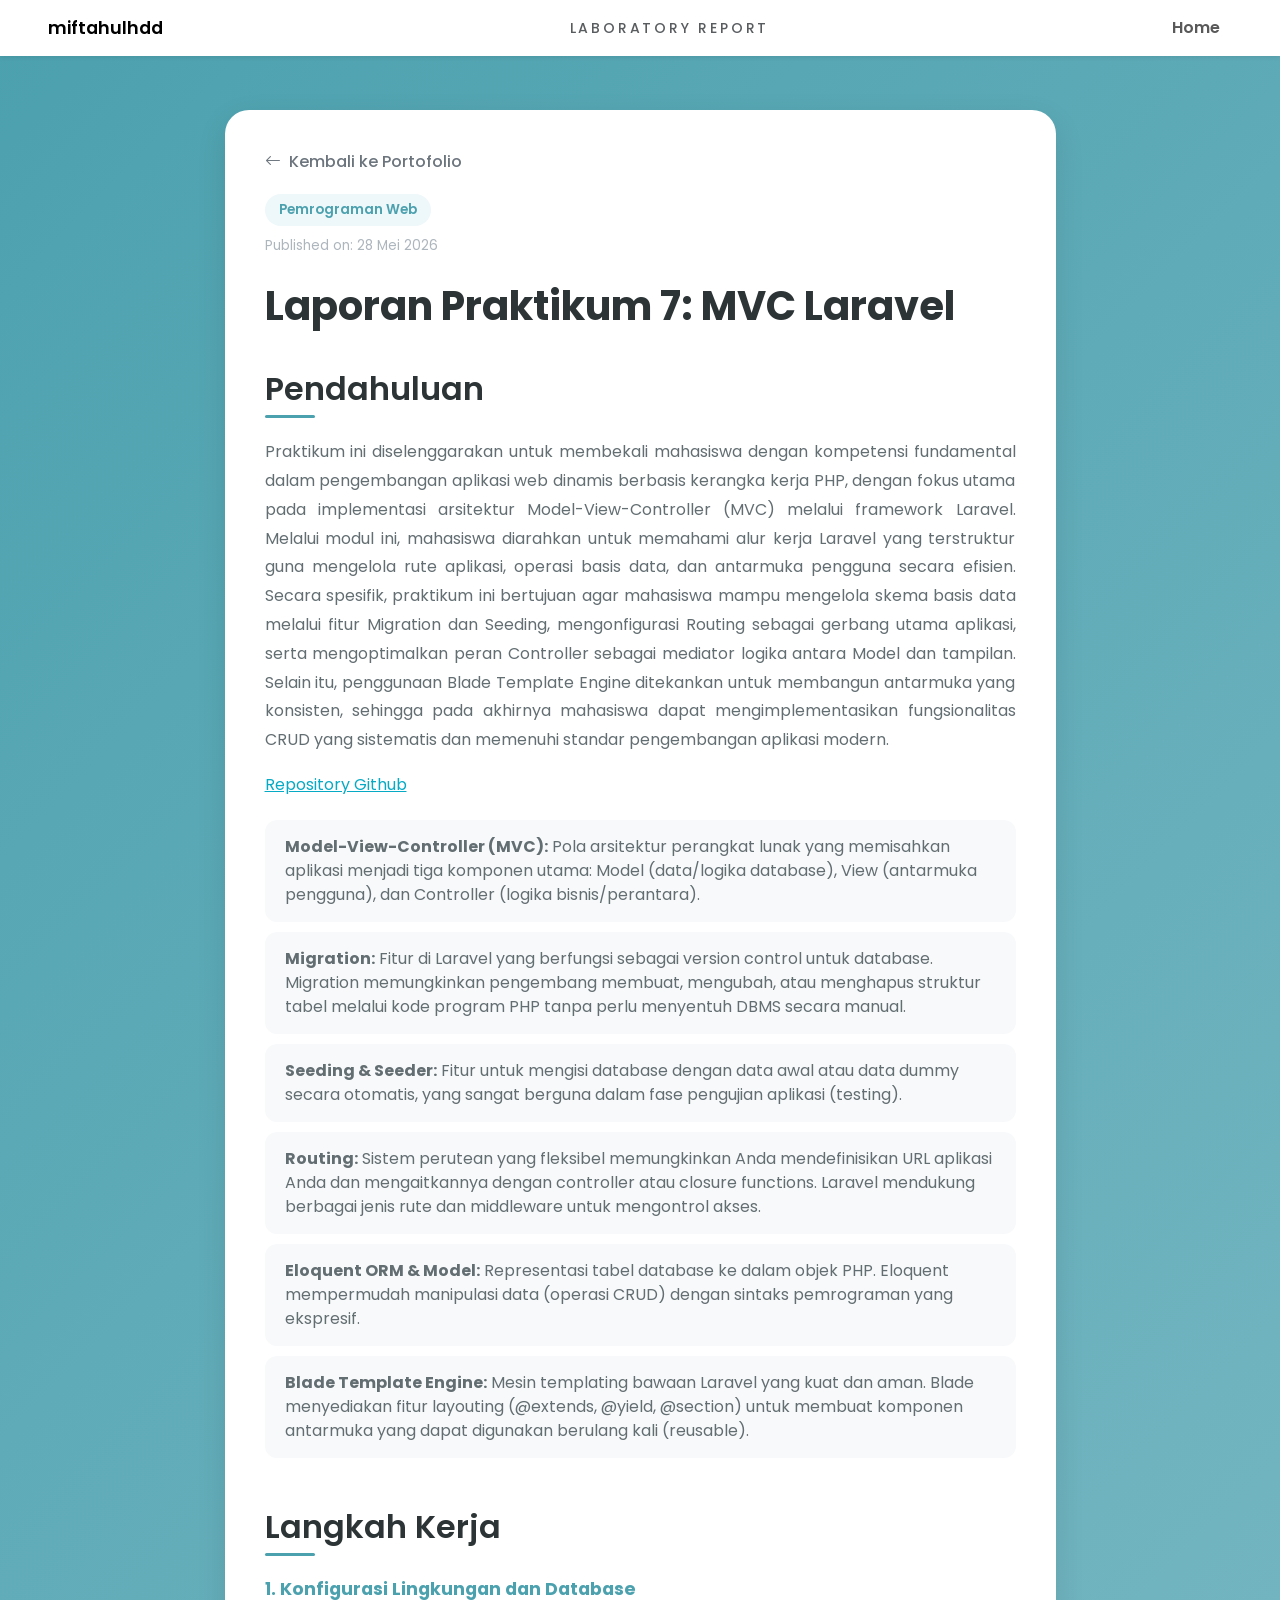
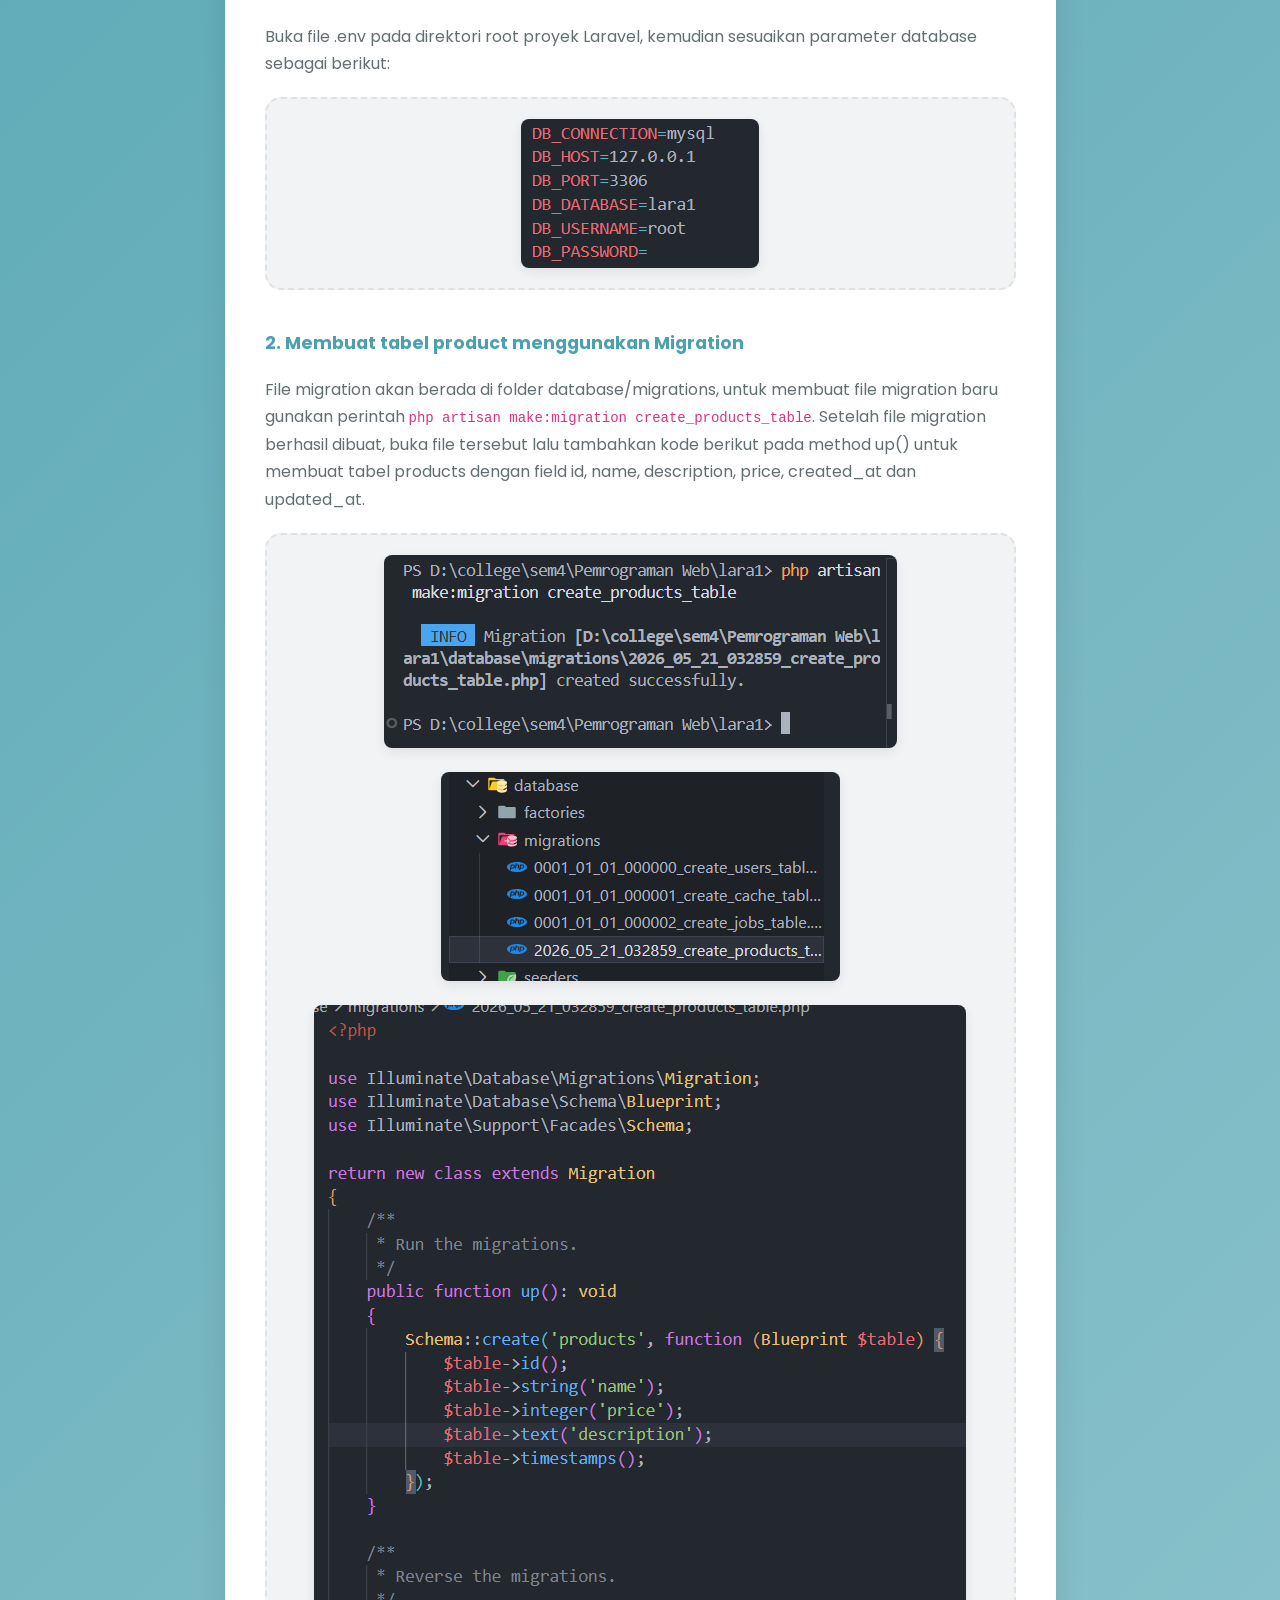
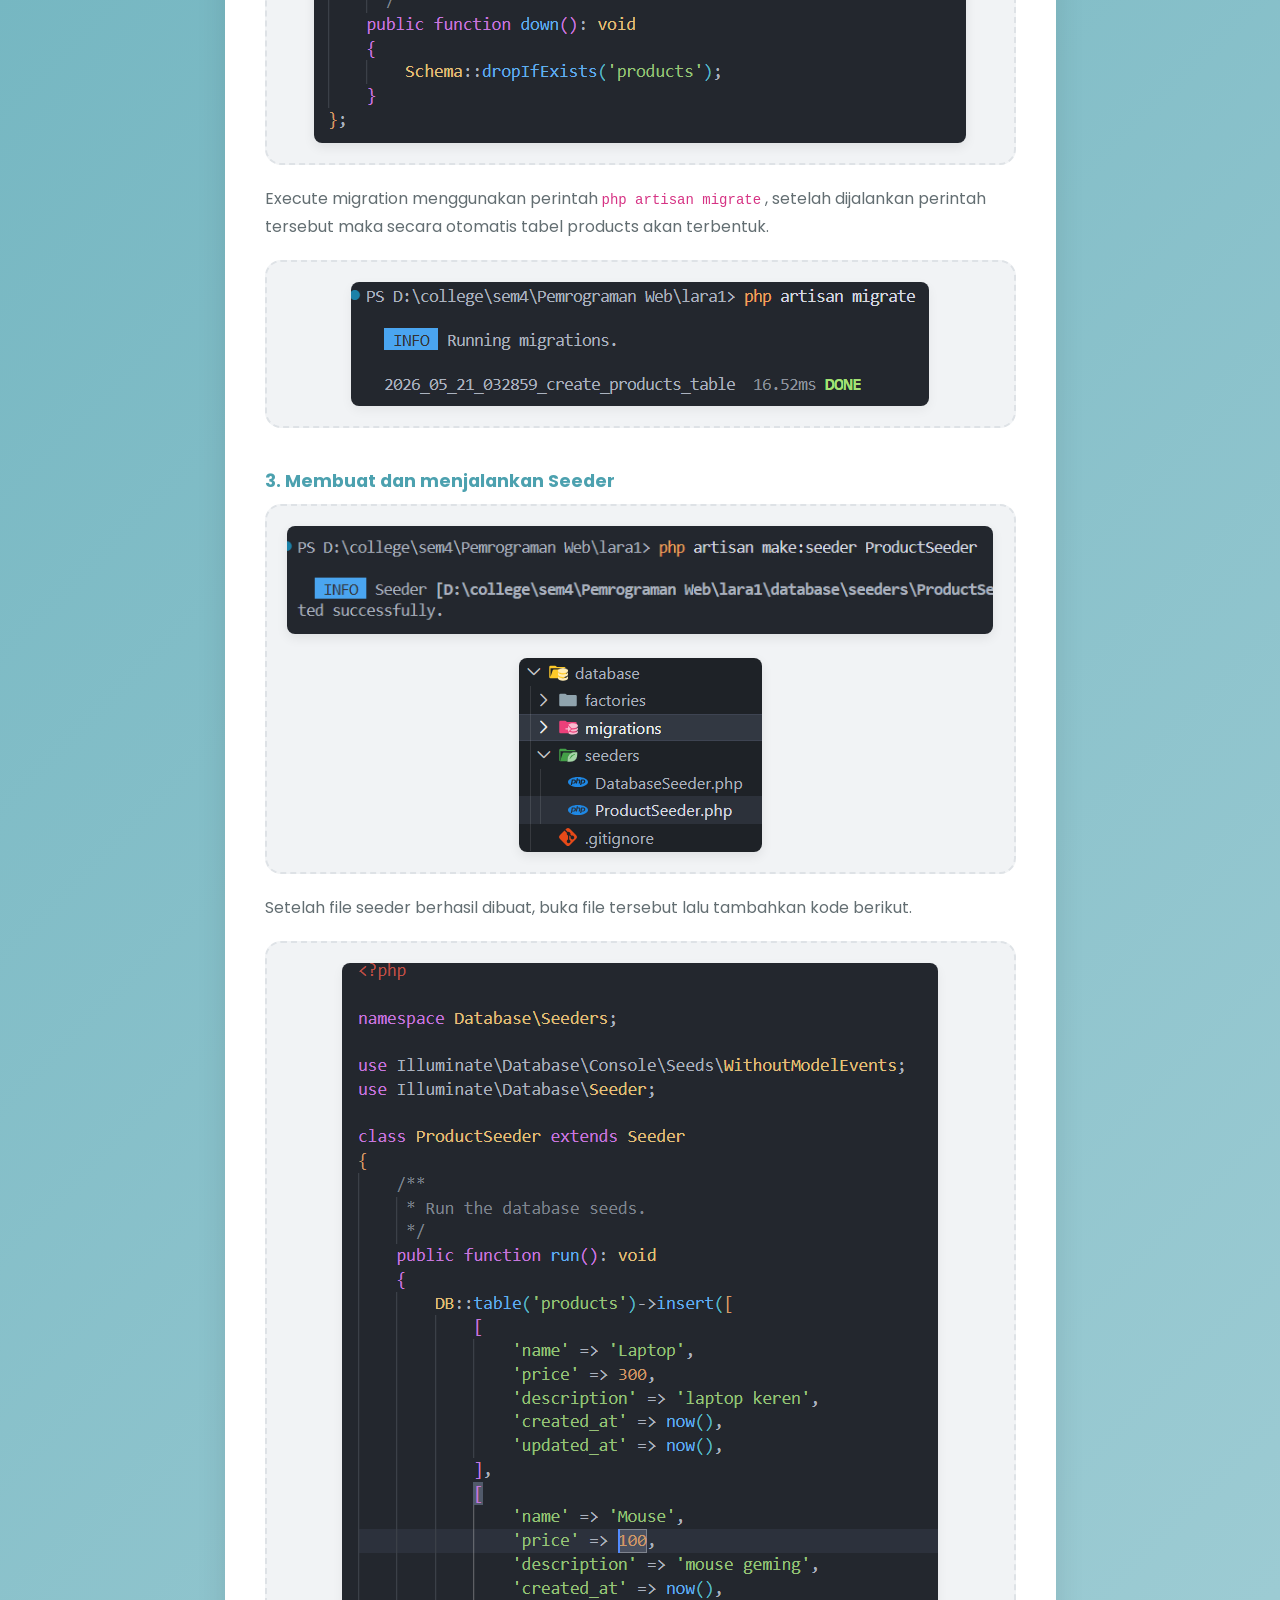
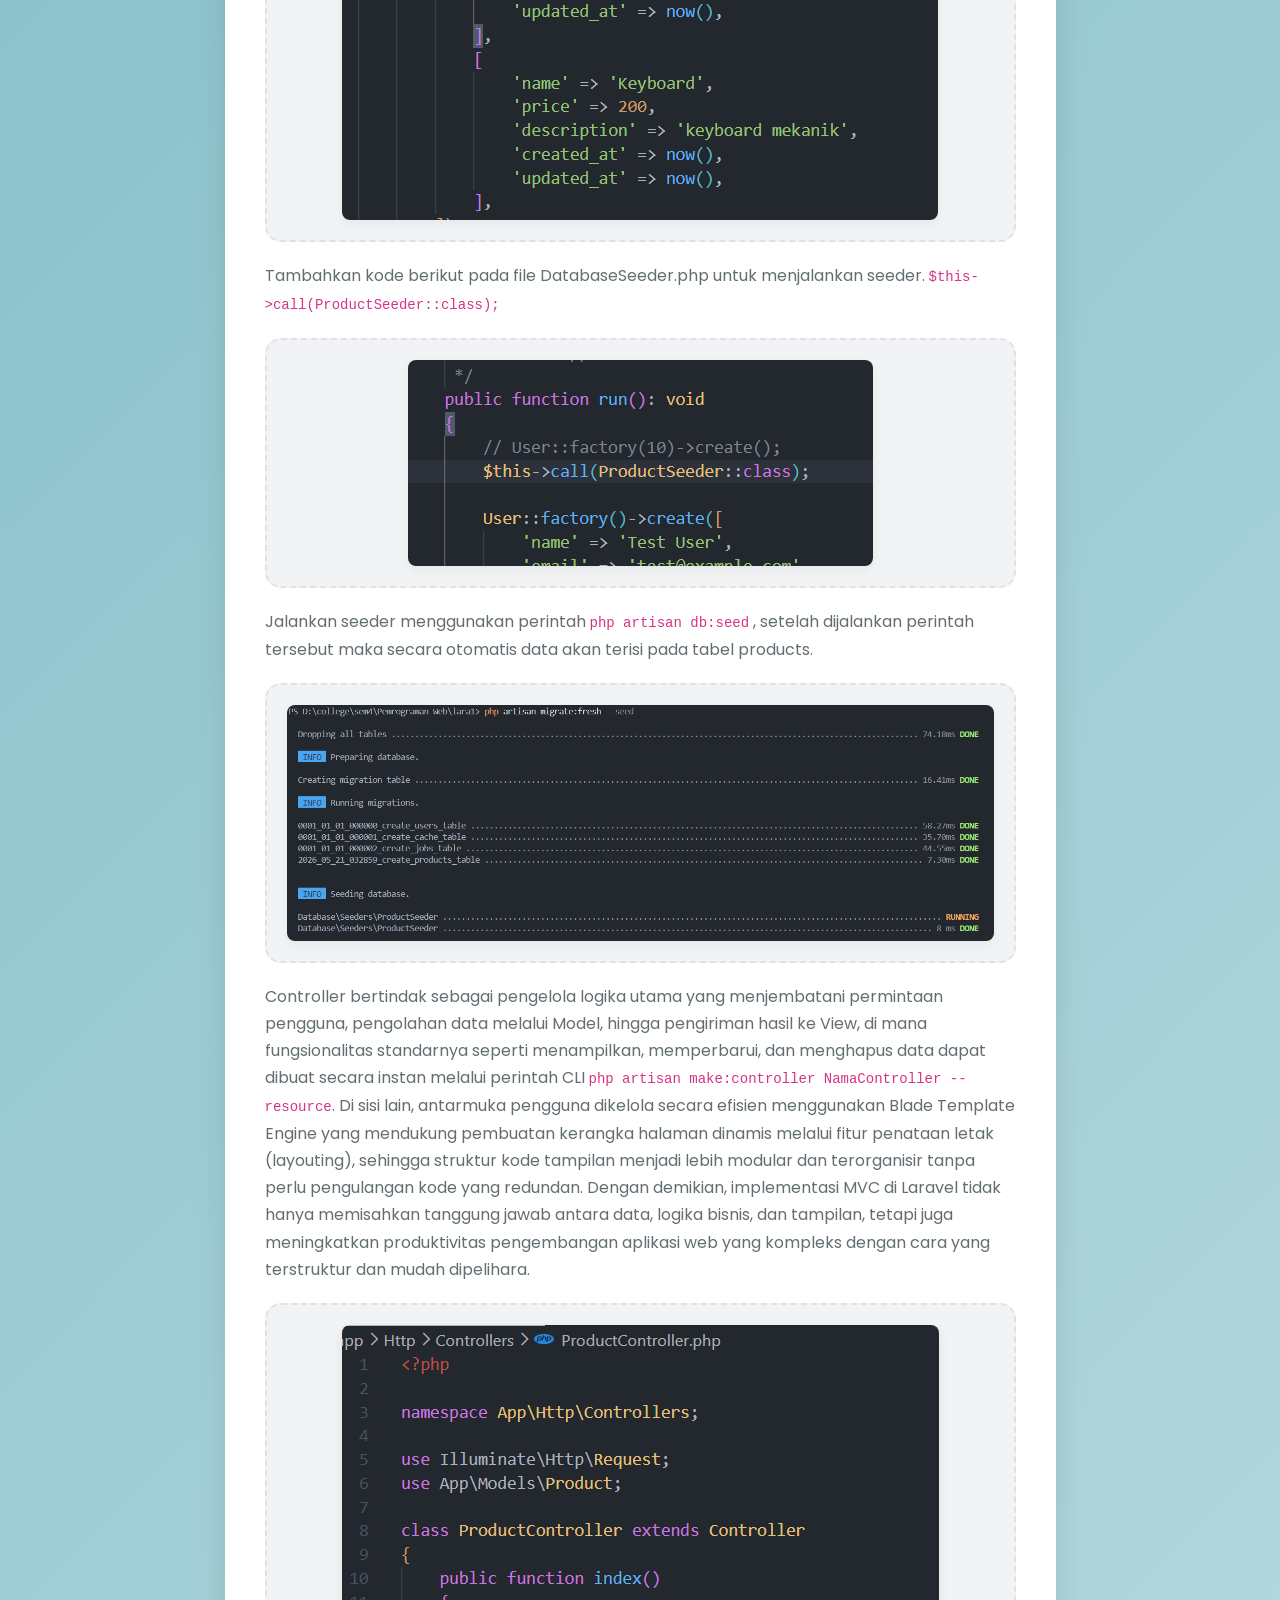
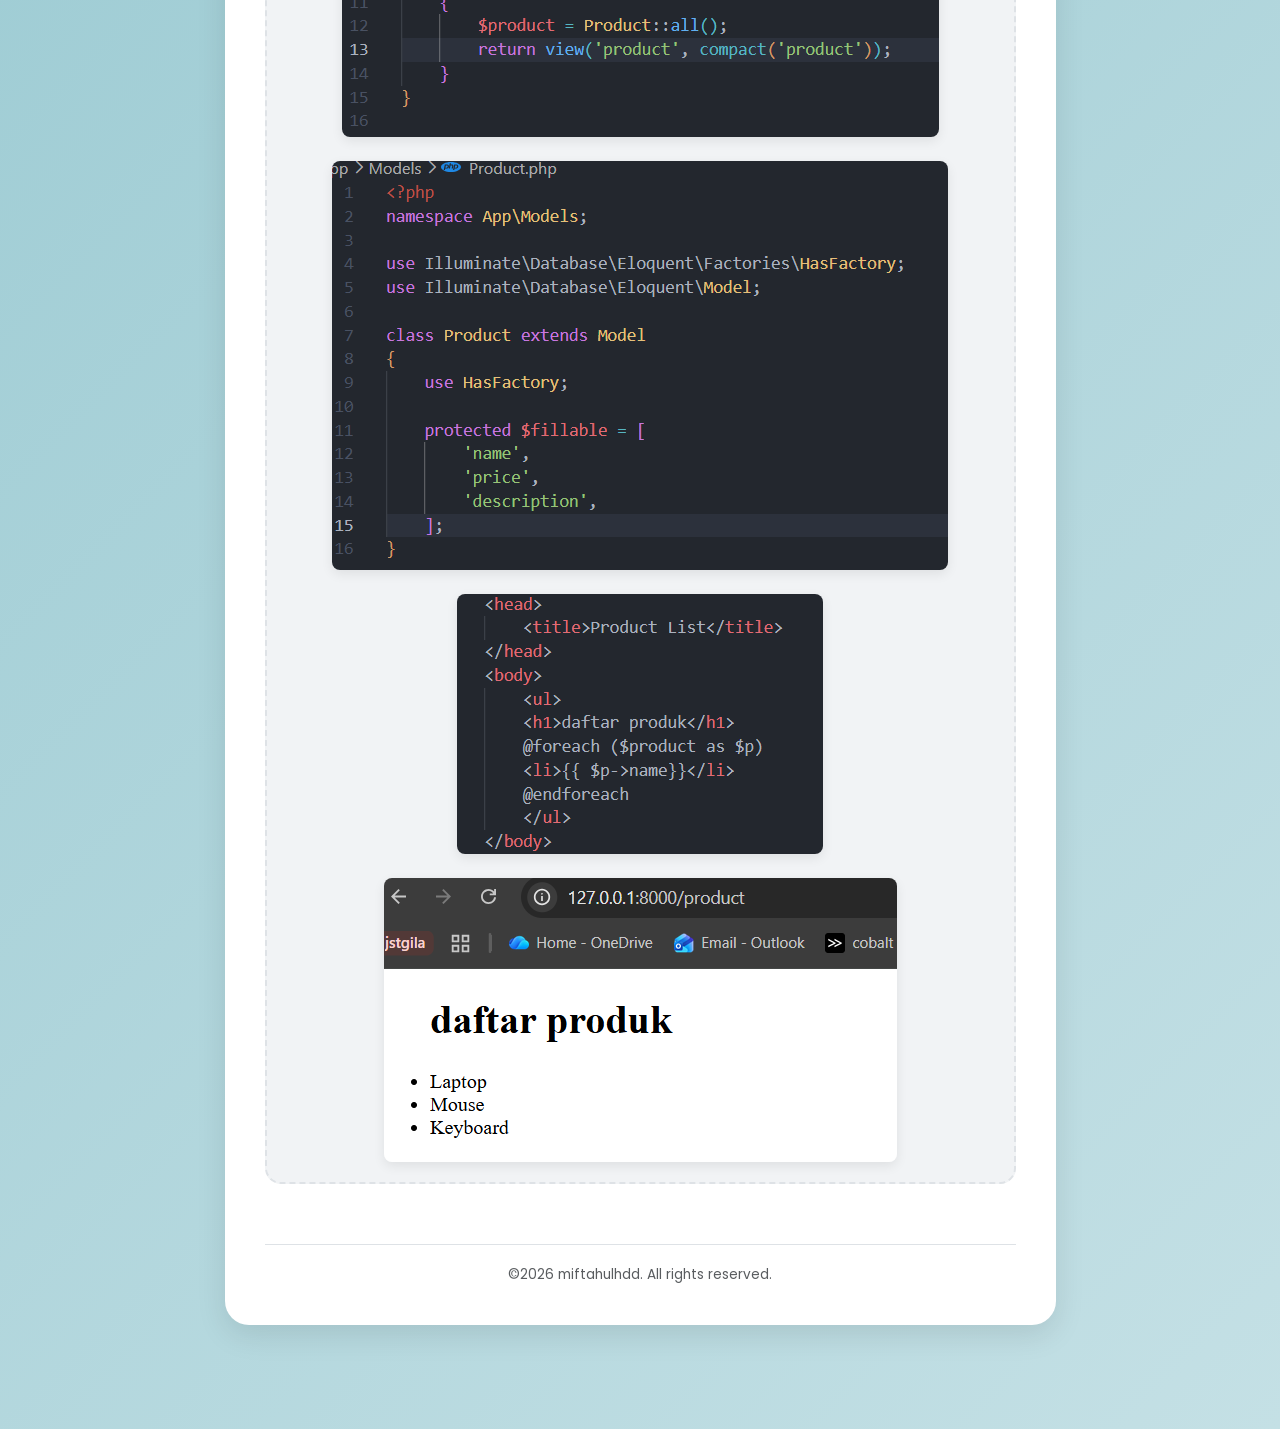
<file: laporan/web7.html>
<!doctype html>
<html lang="en">
  <head>
    <meta charset="UTF-8" />
    <meta name="viewport" content="width=device-width, initial-scale=1.0" />
    <title>report web7</title>
    <link
      href="https://cdn.jsdelivr.net/npm/bootstrap@5.3.8/dist/css/bootstrap.min.css"
      rel="stylesheet"
      integrity="sha384-sRIl4kxILFvY47J16cr9ZwB07vP4J8+LH7qKQnuqkuIAvNWLzeN8tE5YBujZqJLB"
      crossorigin="anonymous"
    />
    <link
      rel="stylesheet"
      href="https://cdn.jsdelivr.net/npm/bootstrap-icons@1.13.1/font/bootstrap-icons.min.css"
    />
    <link
      href="https://fonts.googleapis.com/css2?family=Poppins:wght@300;400;500;600;700&display=swap"
      rel="stylesheet"
    />
    <link rel="stylesheet" href="../style.css" />
    <link rel="stylesheet" href="style-laporan.css" />
  </head>
  <body>
    <!-- <div class="position-fixed bottom-0 end-0 p-3" style="z-index: 9999">
      <div id="devToast" class="custom-toast">
        🚧 This site is still a work in progress :)
      </div>
    </div> -->

    <!-- navbar -->
    <nav class="navbar navbar-expand-lg bg-white shadow-sm sticky-top">
      <div
        class="container-fluid px-3 px-lg-5 d-flex justify-content-between align-items-center"
      >
        <a class="navbar-brand fw-semibold" href="#">miftahulhdd</a>

        <div class="d-none d-md-block mx-auto">
          <span
            class="text-muted fw-medium text-uppercase small tracking-widest"
            >Laboratory Report</span
          >
        </div>

        <div class="navbar-nav ms-auto ms-md-0 fw-semibold">
          <a class="nav-link mx-1" href="../index.html">Home</a>
        </div>
      </div>
    </nav>
    <!-- end navbar -->

    <!-- main content start -->
    <main class="container py-4">
      <div class="row justify-content-center">
        <div class="col-lg-9 col-md-11">
          <div class="report-container">
            <!-- back button -->
            <a href="../portofolio.html" class="back-btn">
              <i class="bi bi-arrow-left"></i> Kembali ke Portofolio
            </a>

            <!-- badge -->
            <div class="mb-2">
              <span class="course-badge">Pemrograman Web</span>
            </div>

            <!-- date -->
            <div class="publish-date">Published on: 28 Mei 2026</div>

            <!-- title -->
            <h1 class="article-title">Laporan Praktikum 7: MVC Laravel</h1>

            <!-- pendahuluan -->
            <section>
              <h2 class="section-title">Pendahuluan</h2>
              <p class="intro-text">
                Praktikum ini diselenggarakan untuk membekali mahasiswa dengan
                kompetensi fundamental dalam pengembangan aplikasi web dinamis
                berbasis kerangka kerja PHP, dengan fokus utama pada
                implementasi arsitektur Model-View-Controller (MVC) melalui
                framework Laravel. Melalui modul ini, mahasiswa diarahkan untuk
                memahami alur kerja Laravel yang terstruktur guna mengelola rute
                aplikasi, operasi basis data, dan antarmuka pengguna secara
                efisien. Secara spesifik, praktikum ini bertujuan agar mahasiswa
                mampu mengelola skema basis data melalui fitur Migration dan
                Seeding, mengonfigurasi Routing sebagai gerbang utama aplikasi,
                serta mengoptimalkan peran Controller sebagai mediator logika
                antara Model dan tampilan. Selain itu, penggunaan Blade Template
                Engine ditekankan untuk membangun antarmuka yang konsisten,
                sehingga pada akhirnya mahasiswa dapat mengimplementasikan
                fungsionalitas CRUD yang sistematis dan memenuhi standar
                pengembangan aplikasi modern.
              </p>
              <a
                class="link-text"
                href="https://github.com/miftahulhdd/web1"
                target="_blank"
                >Repository Github</a
              >

              <div class="list-group list-group-custom">
                <div class="list-group-item">
                  <strong>Model-View-Controller (MVC):</strong>
                  Pola arsitektur perangkat lunak yang memisahkan aplikasi
                  menjadi tiga komponen utama: Model (data/logika database),
                  View (antarmuka pengguna), dan Controller (logika
                  bisnis/perantara).
                </div>
                <div class="list-group-item">
                  <strong>Migration:</strong> Fitur di Laravel yang berfungsi
                  sebagai version control untuk database. Migration memungkinkan
                  pengembang membuat, mengubah, atau menghapus struktur tabel
                  melalui kode program PHP tanpa perlu menyentuh DBMS secara
                  manual.
                </div>
                <div class="list-group-item">
                  <strong>Seeding & Seeder:</strong> Fitur untuk mengisi
                  database dengan data awal atau data dummy secara otomatis,
                  yang sangat berguna dalam fase pengujian aplikasi (testing).
                </div>
                <div class="list-group-item">
                  <strong>Routing:</strong> Sistem perutean yang fleksibel
                  memungkinkan Anda mendefinisikan URL aplikasi Anda dan
                  mengaitkannya dengan controller atau closure functions.
                  Laravel mendukung berbagai jenis rute dan middleware untuk
                  mengontrol akses.
                </div>
                <div class="list-group-item">
                  <strong>Eloquent ORM & Model:</strong> Representasi tabel
                  database ke dalam objek PHP. Eloquent mempermudah manipulasi
                  data (operasi CRUD) dengan sintaks pemrograman yang ekspresif.
                </div>
                <div class="list-group-item">
                  <strong>Blade Template Engine:</strong> Mesin templating
                  bawaan Laravel yang kuat dan aman. Blade menyediakan fitur
                  layouting (@extends, @yield, @section) untuk membuat komponen
                  antarmuka yang dapat digunakan berulang kali (reusable).
                </div>
              </div>
            </section>

            <!-- langkah kerja -->
            <section>
              <h2 class="section-title">Langkah Kerja</h2>

              <div class="step-item">
                <span class="step-number"
                  >1. Konfigurasi Lingkungan dan Database</span
                >
                <p class="step-description">
                  Buka file .env pada direktori root proyek Laravel, kemudian
                  sesuaikan parameter database sebagai berikut:
                </p>
                <div class="screenshot-group">
                  <img src="../ss/ss2-1.png" alt="ss2-1" />
                </div>
              </div>

              <div class="step-item">
                <span class="step-number"
                  >2. Membuat tabel product menggunakan Migration
                </span>
                <p class="step-description">
                  File migration akan berada di folder database/migrations,
                  untuk membuat file migration baru gunakan perintah
                  <code>php artisan make:migration create_products_table</code>.
                  Setelah file migration berhasil dibuat, buka file tersebut
                  lalu tambahkan kode berikut pada method up() untuk membuat
                  tabel products dengan field id, name, description, price,
                  created_at dan updated_at.
                </p>
                <div class="screenshot-group">
                  <img src="../ss/ss2-2.png" alt="ss2-2" />
                  <img src="../ss/ss2-3.png" alt="ss2-3" />
                  <img src="../ss/ss2-4.png" alt="ss2-4" />
                </div>
                <p class="step-description">
                  Execute migration menggunakan perintah
                  <code>php artisan migrate</code>
                  , setelah dijalankan perintah tersebut maka secara otomatis
                  tabel products akan terbentuk.
                </p>
                <div class="screenshot-placeholder">
                  <img src="../ss/ss2-5.png" alt="ss2-5" />
                </div>
              </div>

              <div class="step-item">
                <span class="step-number"
                  >3. Membuat dan menjalankan Seeder</span
                >
                <div class="screenshot-group">
                  <img src="../ss/ss2-6.png" alt="ss2-6" />
                  <img src="../ss/ss2-7.png" alt="ss2-7" />
                </div>
                <p class="step-description">
                  Setelah file seeder berhasil dibuat, buka file tersebut lalu
                  tambahkan kode berikut.
                </p>
                <div class="screenshot-placeholder">
                  <img src="../ss/ss2-8.png" alt="ss2-8" />
                </div>
                <p class="step-description">
                  Tambahkan kode berikut pada file DatabaseSeeder.php untuk
                  menjalankan seeder.
                  <code>$this->call(ProductSeeder::class);</code>
                </p>
                <div class="screenshot-placeholder">
                  <img src="../ss/ss2-9.png" alt="ss2-9" />
                </div>
                <p class="step-description">
                  Jalankan seeder menggunakan perintah
                  <code>php artisan db:seed</code>
                  , setelah dijalankan perintah tersebut maka secara otomatis
                  data akan terisi pada tabel products.
                </p>
                <div class="screenshot-placeholder">
                  <img src="../ss/ss2-10.png" alt="ss2-10" />
                </div>
                <p class="step-description">
                  Controller bertindak sebagai pengelola logika utama yang
                  menjembatani permintaan pengguna, pengolahan data melalui
                  Model, hingga pengiriman hasil ke View, di mana fungsionalitas
                  standarnya seperti menampilkan, memperbarui, dan menghapus
                  data dapat dibuat secara instan melalui perintah CLI <code>php
                  artisan make:controller NamaController --resource</code>. Di sisi
                  lain, antarmuka pengguna dikelola secara efisien menggunakan
                  Blade Template Engine yang mendukung pembuatan kerangka
                  halaman dinamis melalui fitur penataan letak (layouting),
                  sehingga struktur kode tampilan menjadi lebih modular dan
                  terorganisir tanpa perlu pengulangan kode yang redundan.
                  Dengan demikian, implementasi MVC di Laravel tidak hanya
                  memisahkan tanggung jawab antara data, logika bisnis, dan
                  tampilan, tetapi juga meningkatkan produktivitas pengembangan
                  aplikasi web yang kompleks dengan cara yang terstruktur dan
                  mudah dipelihara.
                </p>
                <div class="screenshot-group">
                  <img src="../ss/ss2-11.png" alt="ss2-11" />
                  <img src="../ss/ss2-12.png" alt="ss2-12" />
                  <img src="../ss/ss2-13.png" alt="ss2-13" />
                  <img src="../ss/ss2-14.png" alt="ss2-14" />
                </div>
              </div>
            </section>

            <div class="report-internal-footer">
              <hr />
              <div class="copyright text-muted">
                &copy;2026 miftahulhdd. All rights reserved.
              </div>
            </div>
          </div>
        </div>
      </div>
    </main>
    <!-- main content end -->

    <script
      src="https://cdn.jsdelivr.net/npm/bootstrap@5.3.8/dist/js/bootstrap.bundle.min.js"
      integrity="sha384-FKyoEForCGlyvwx9Hj09JcYn3nv7wiPVlz7YYwJrWVcXK/BmnVDxM+D2scQbITxI"
      crossorigin="anonymous"
    ></script>
    <script src="../script.js"></script>
  </body>
</html>
</file>
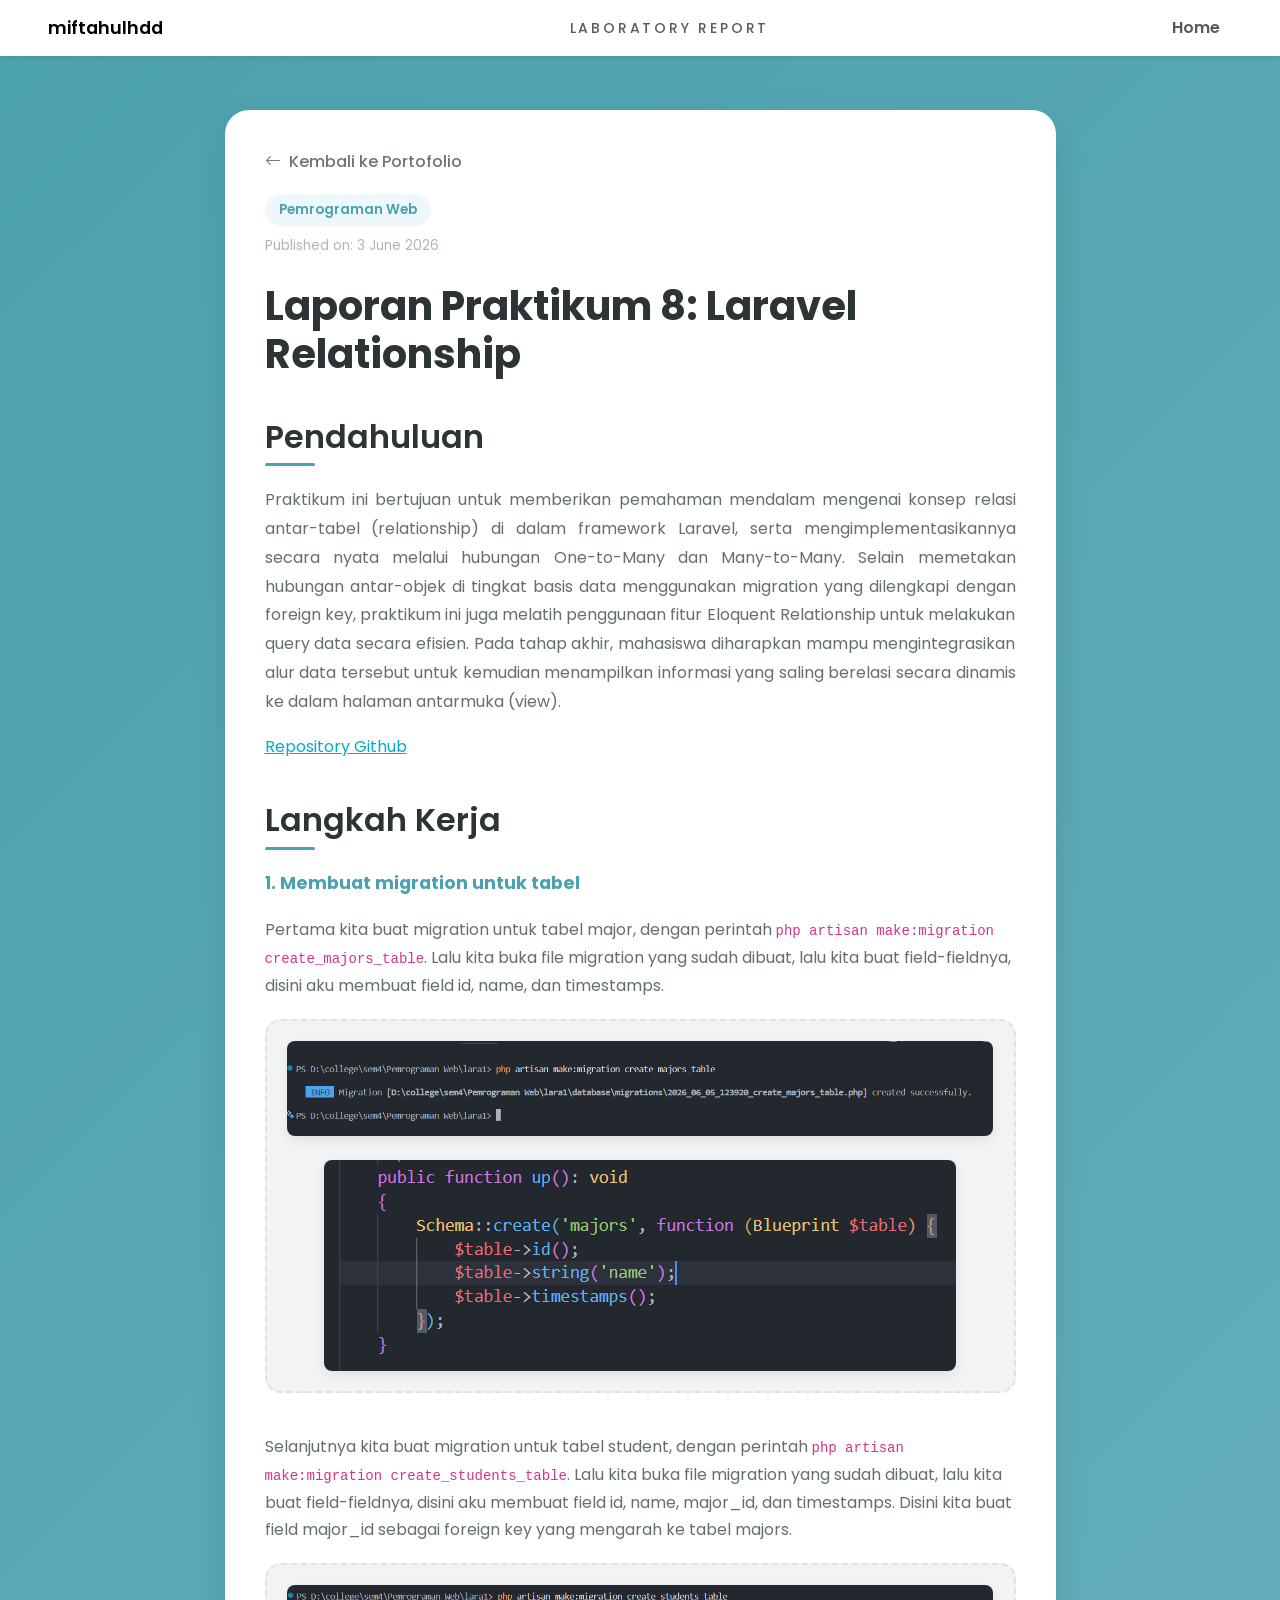
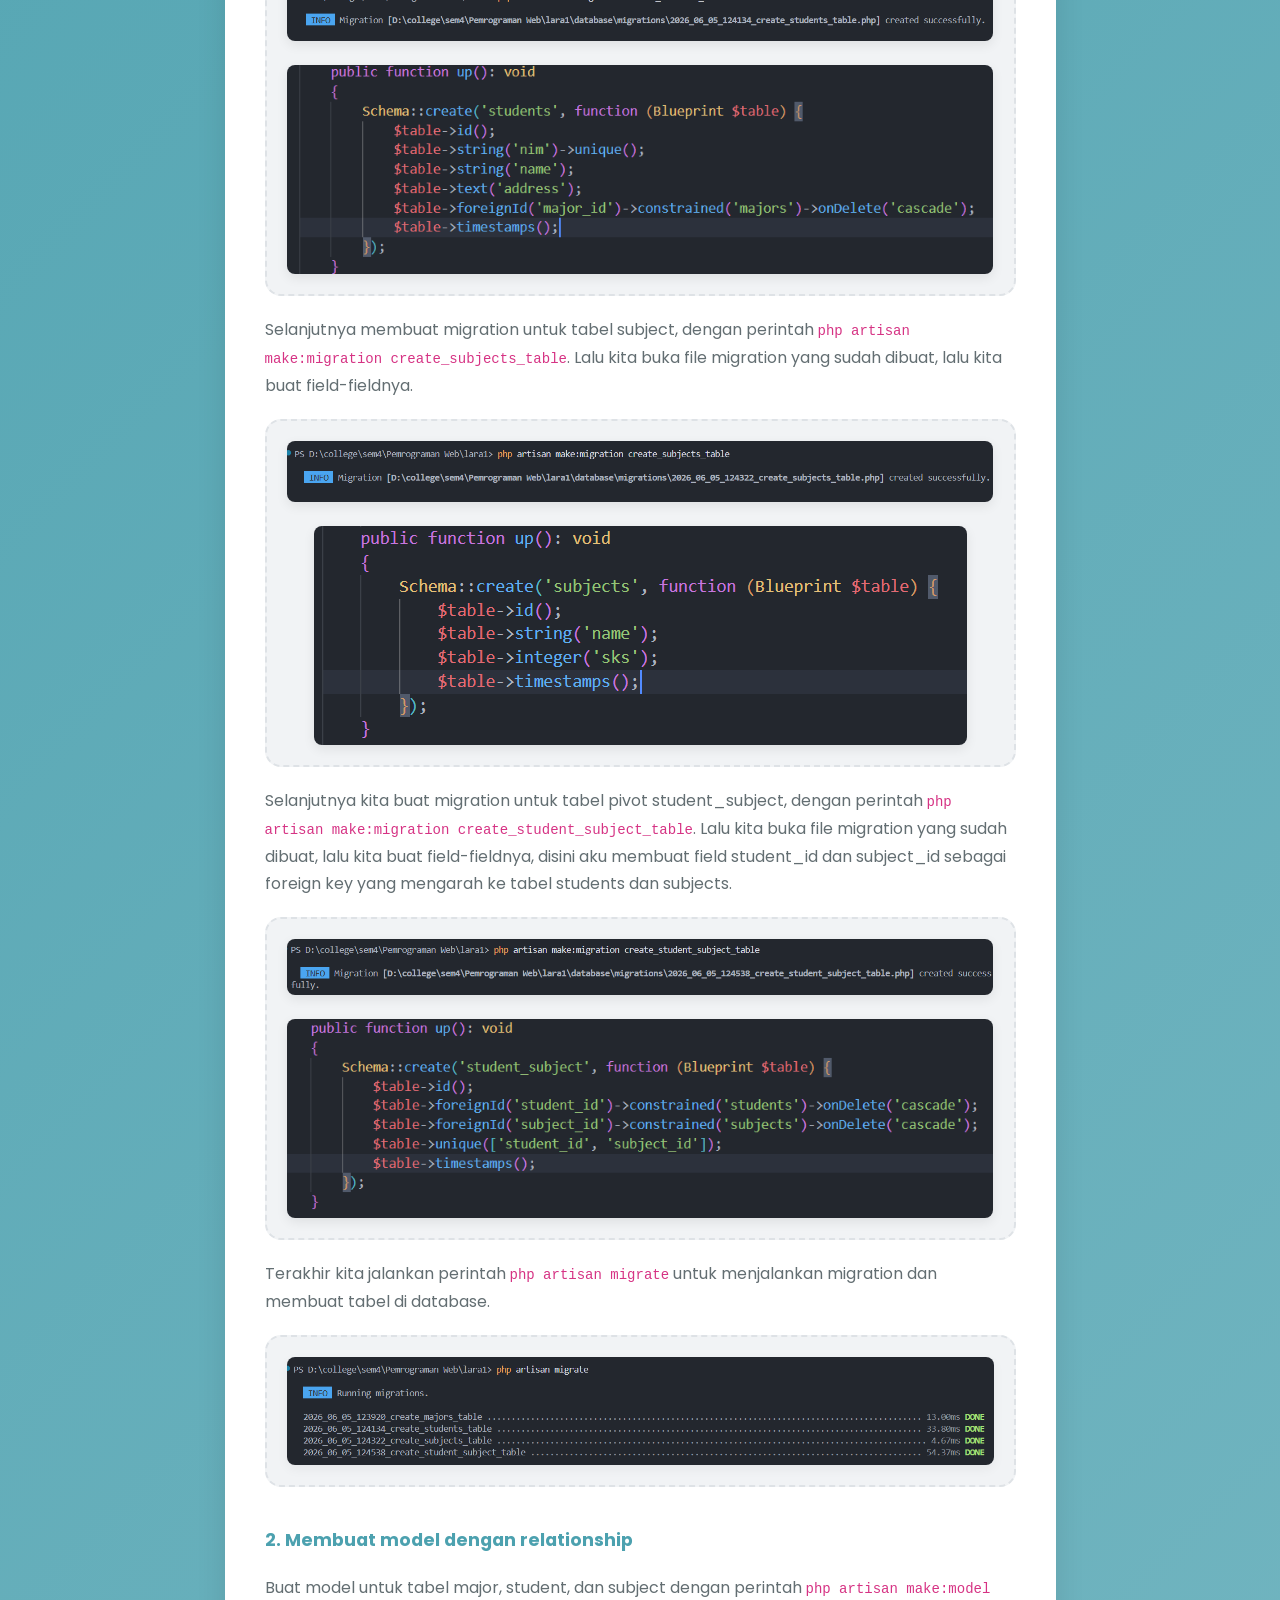
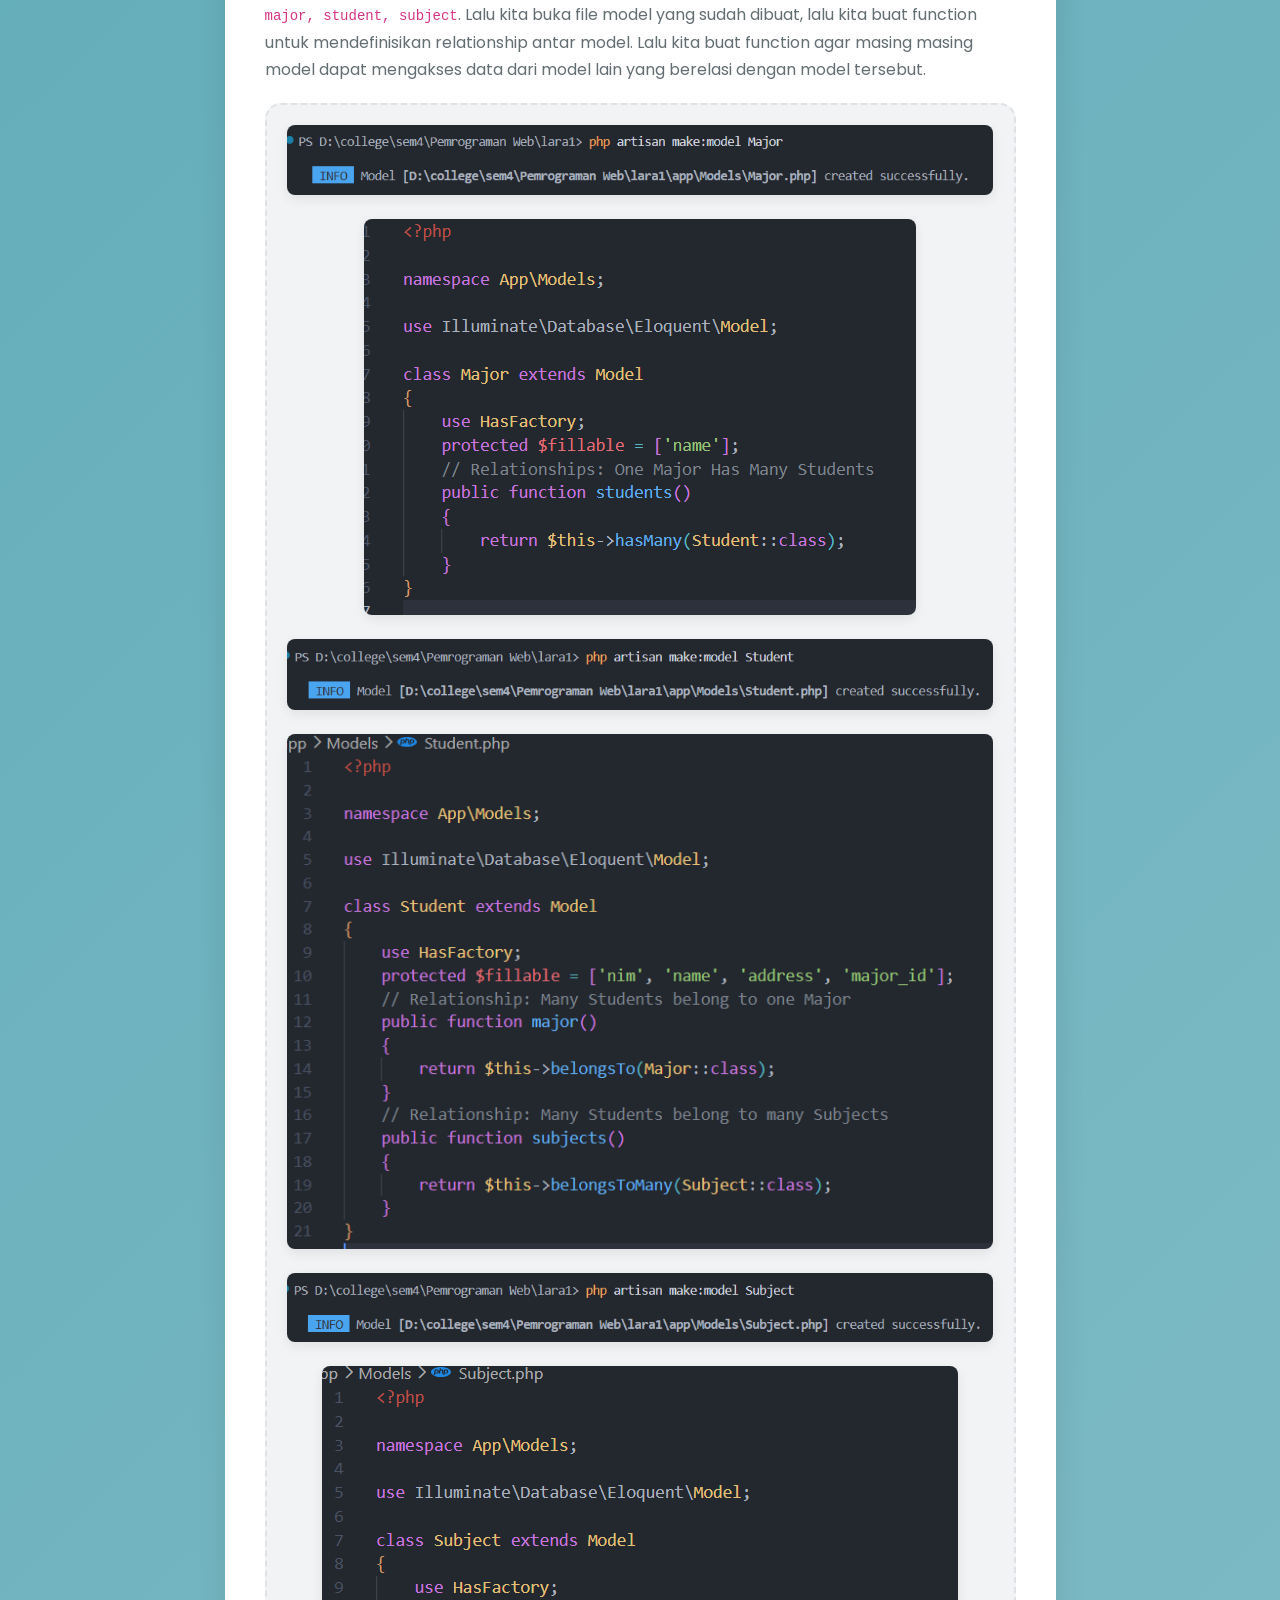
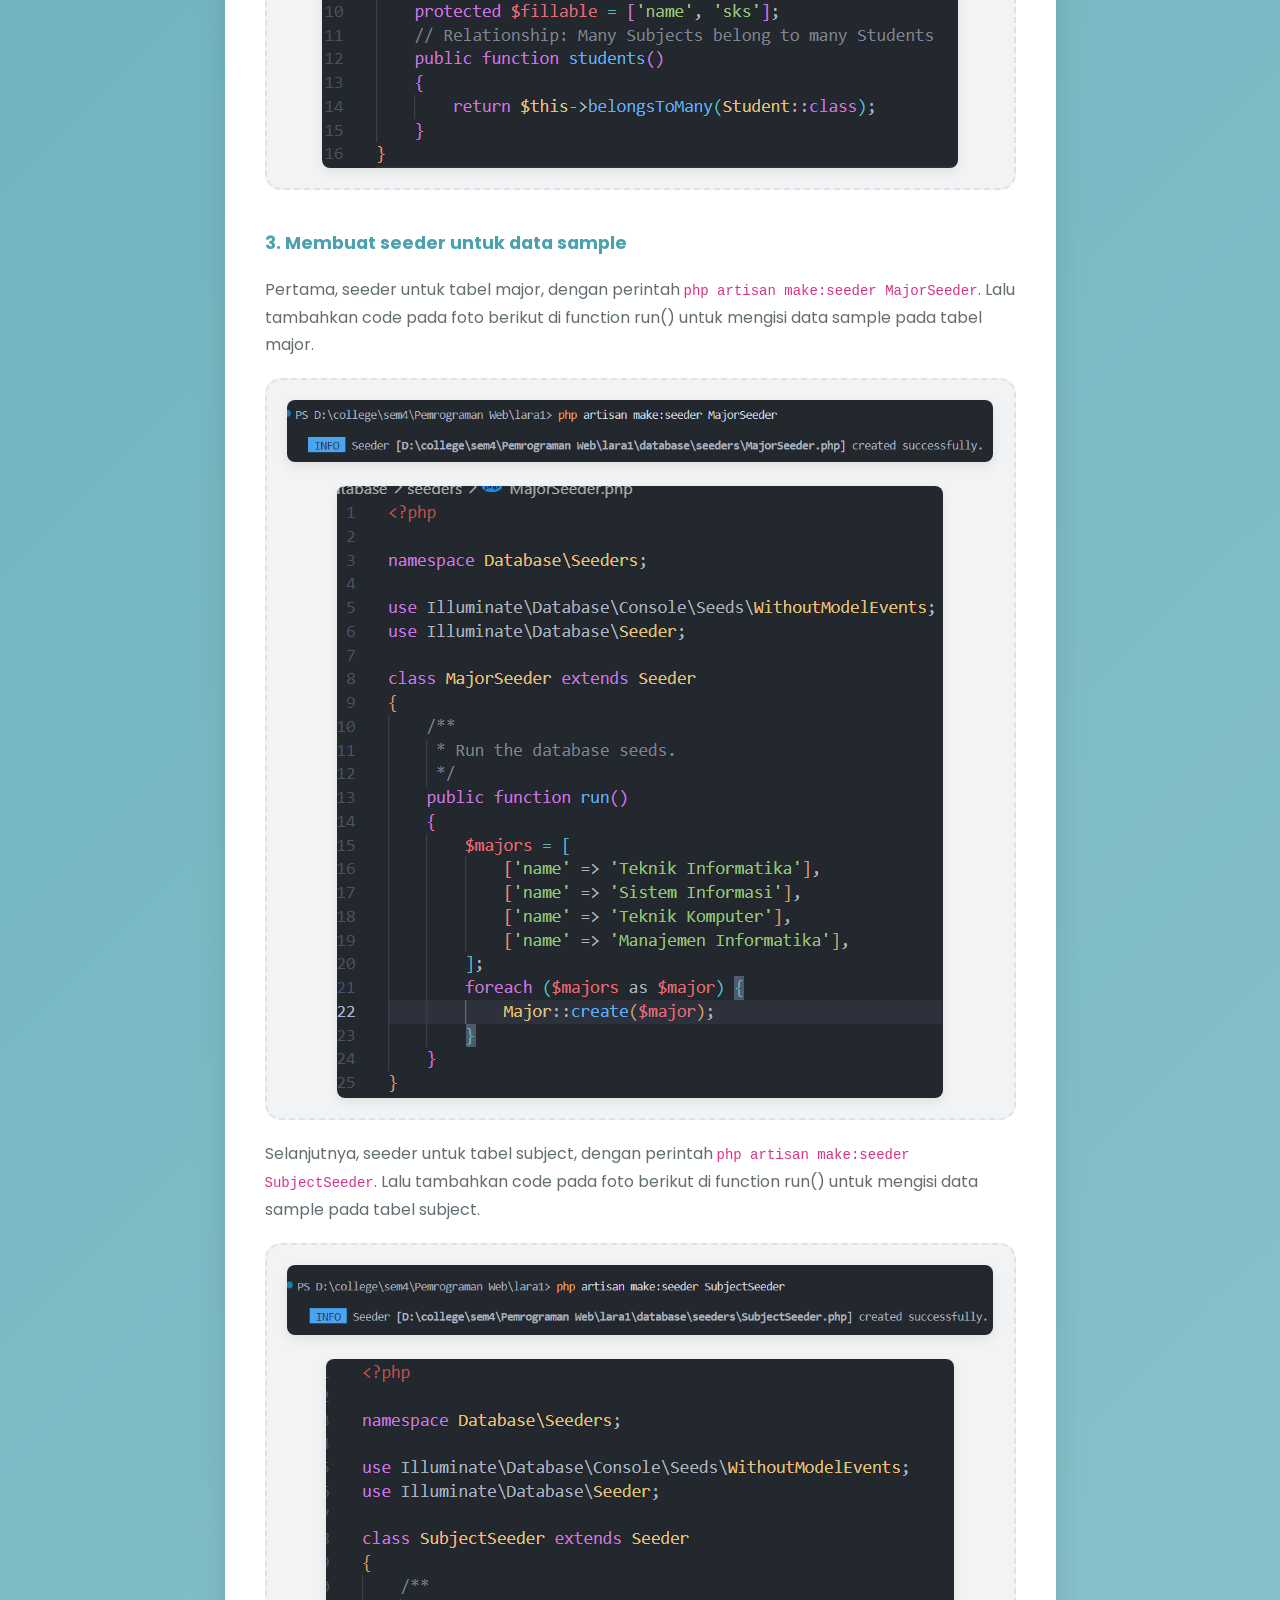
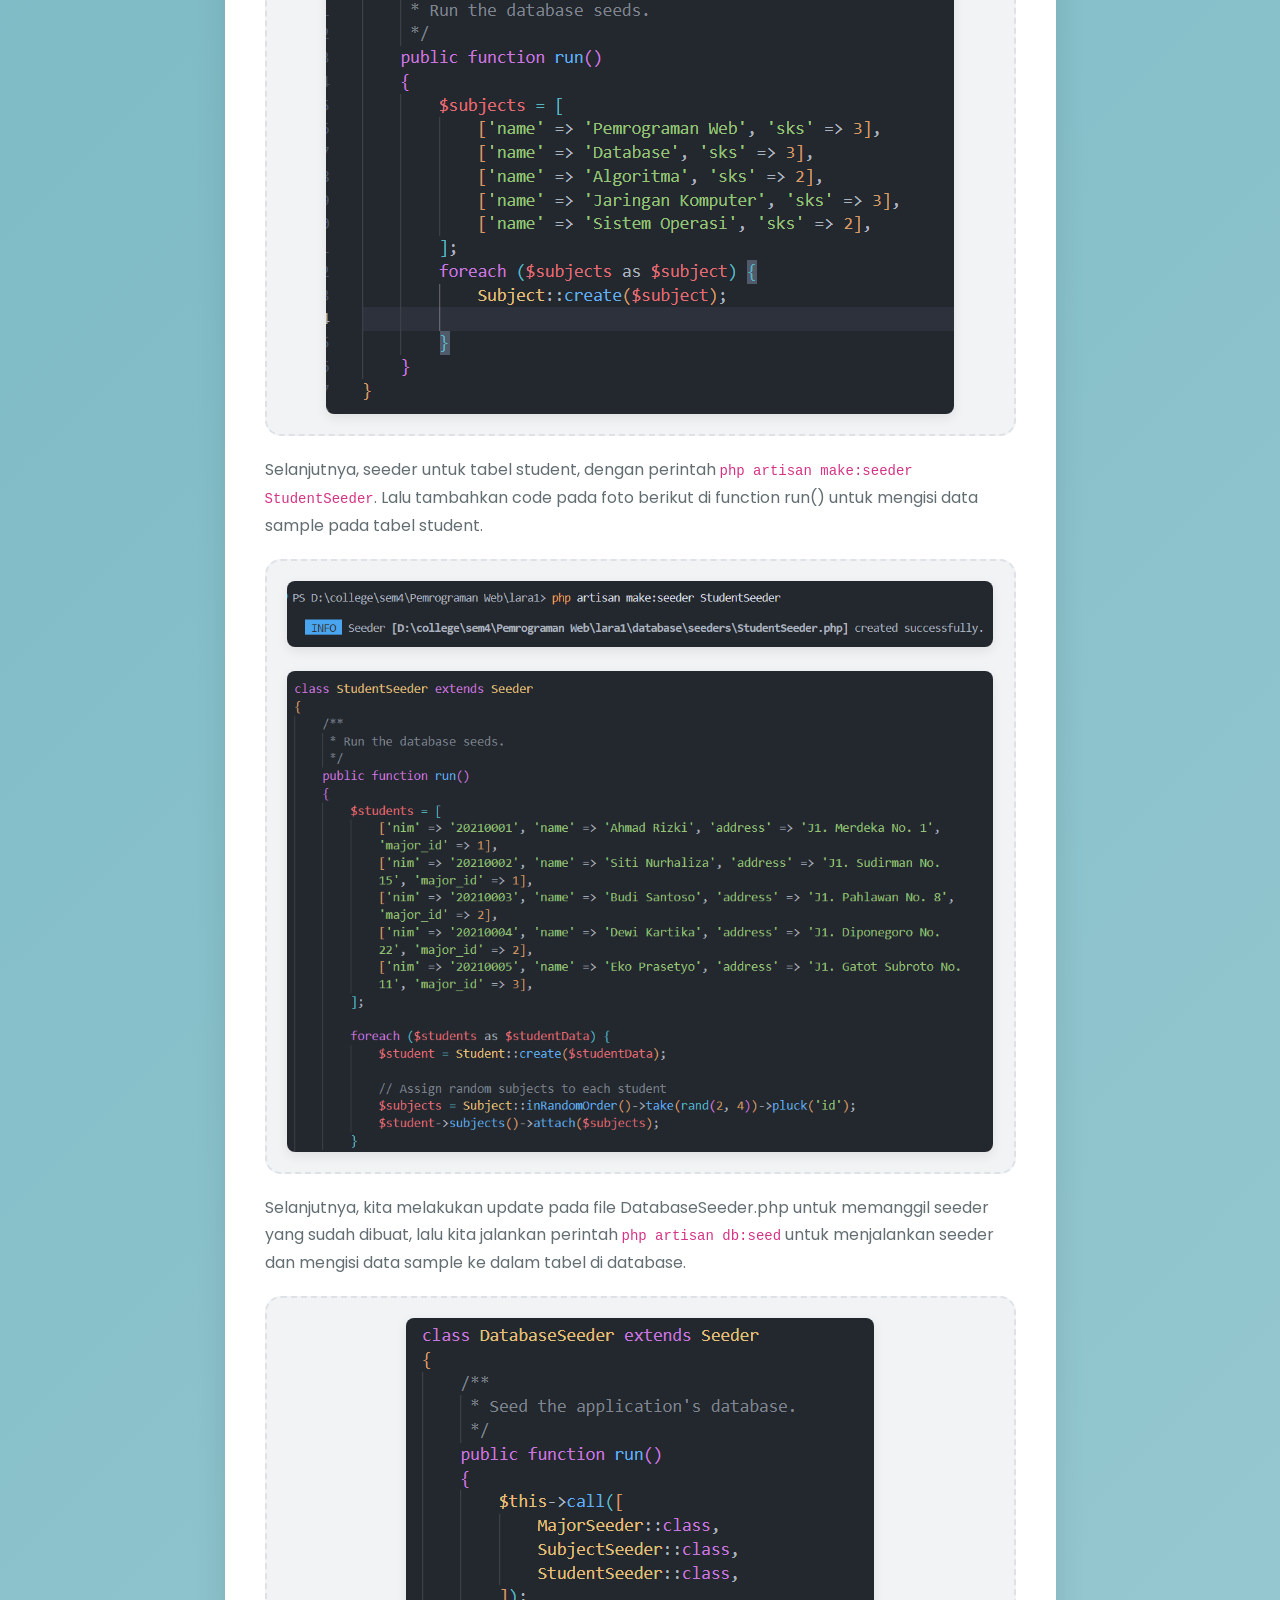
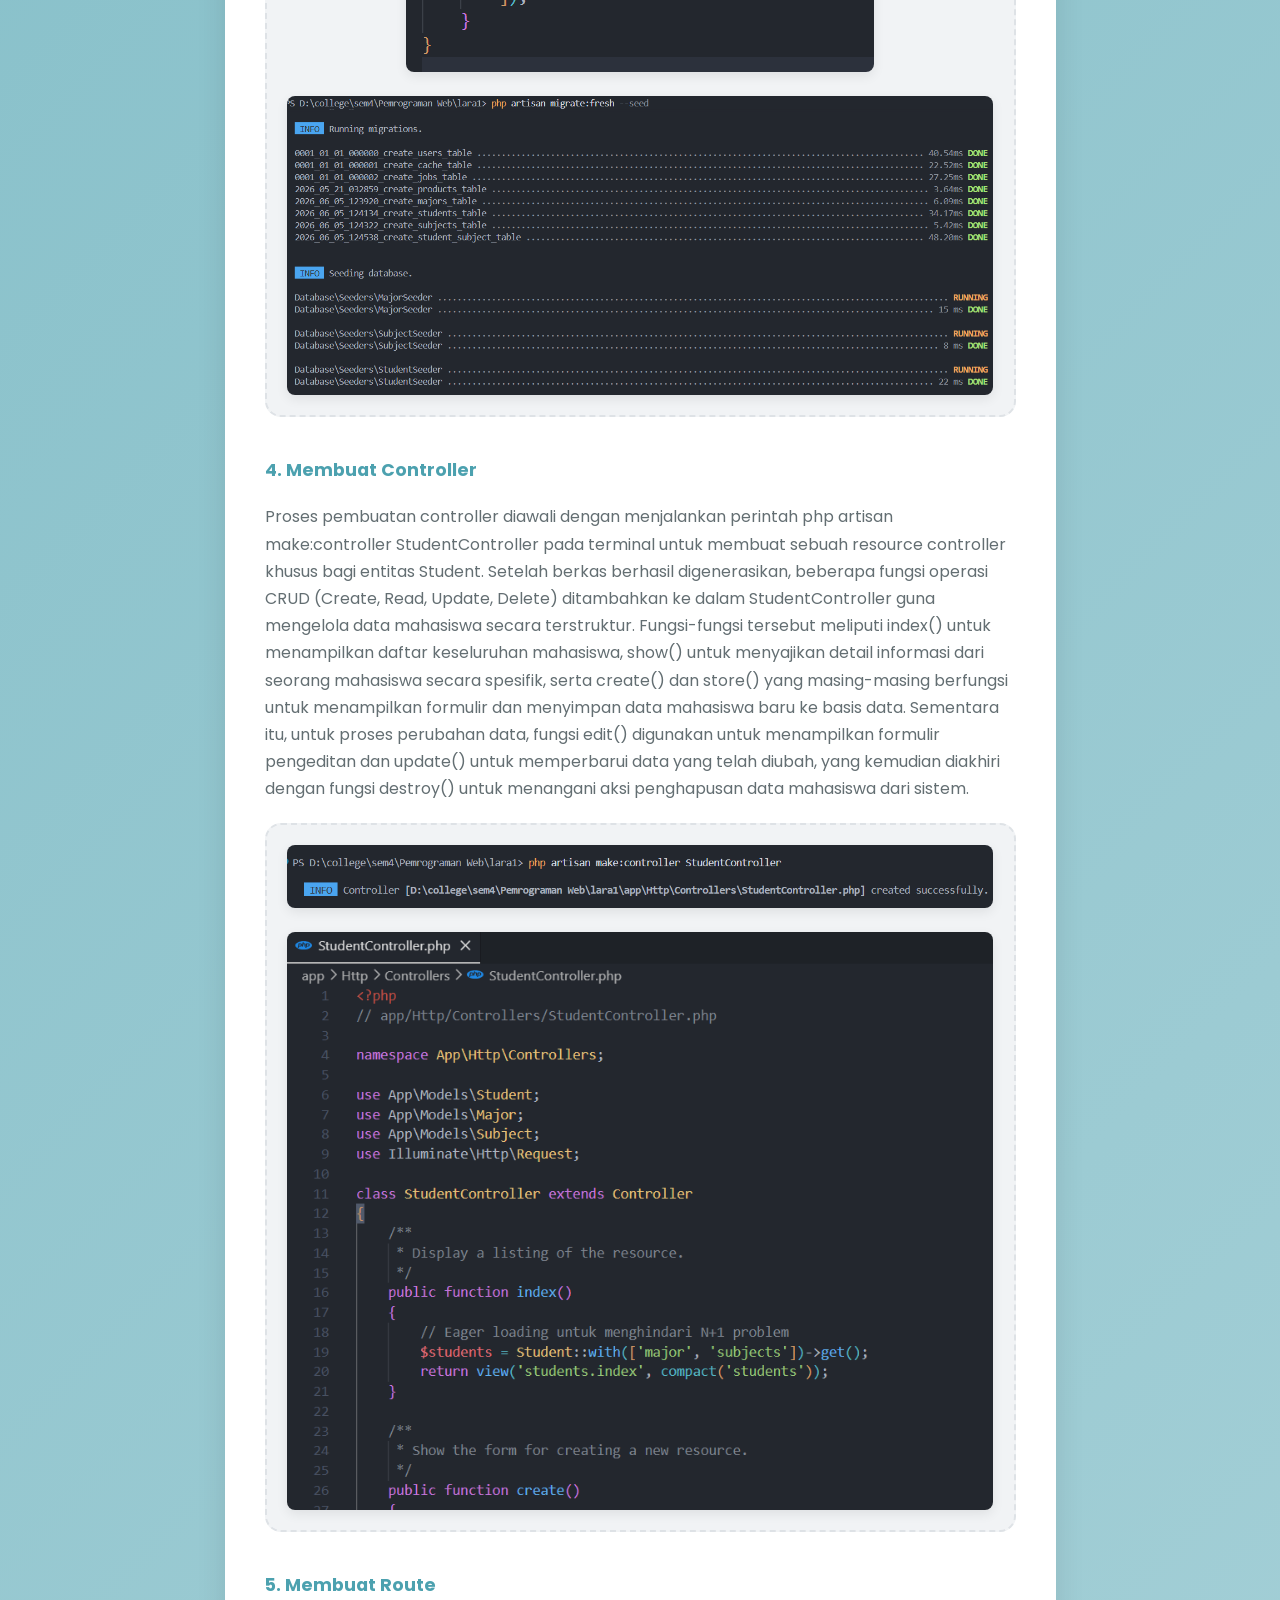
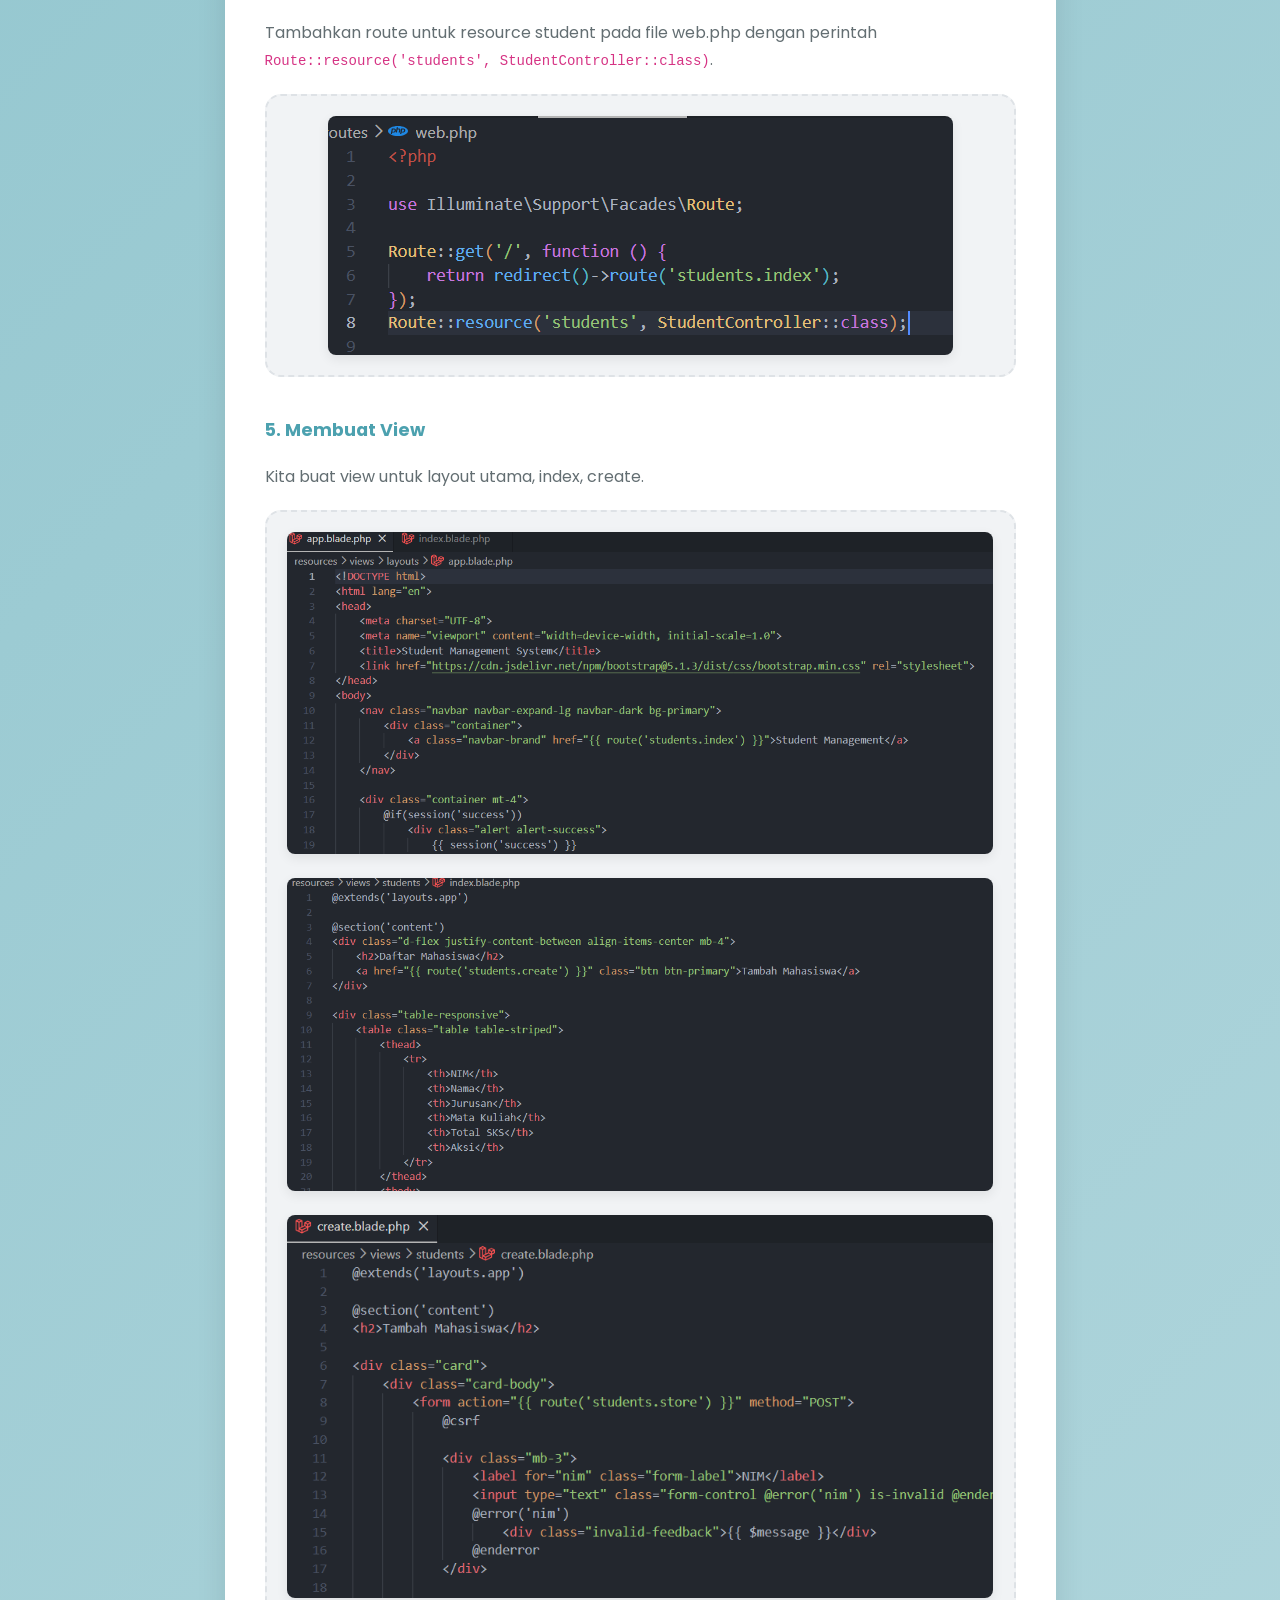
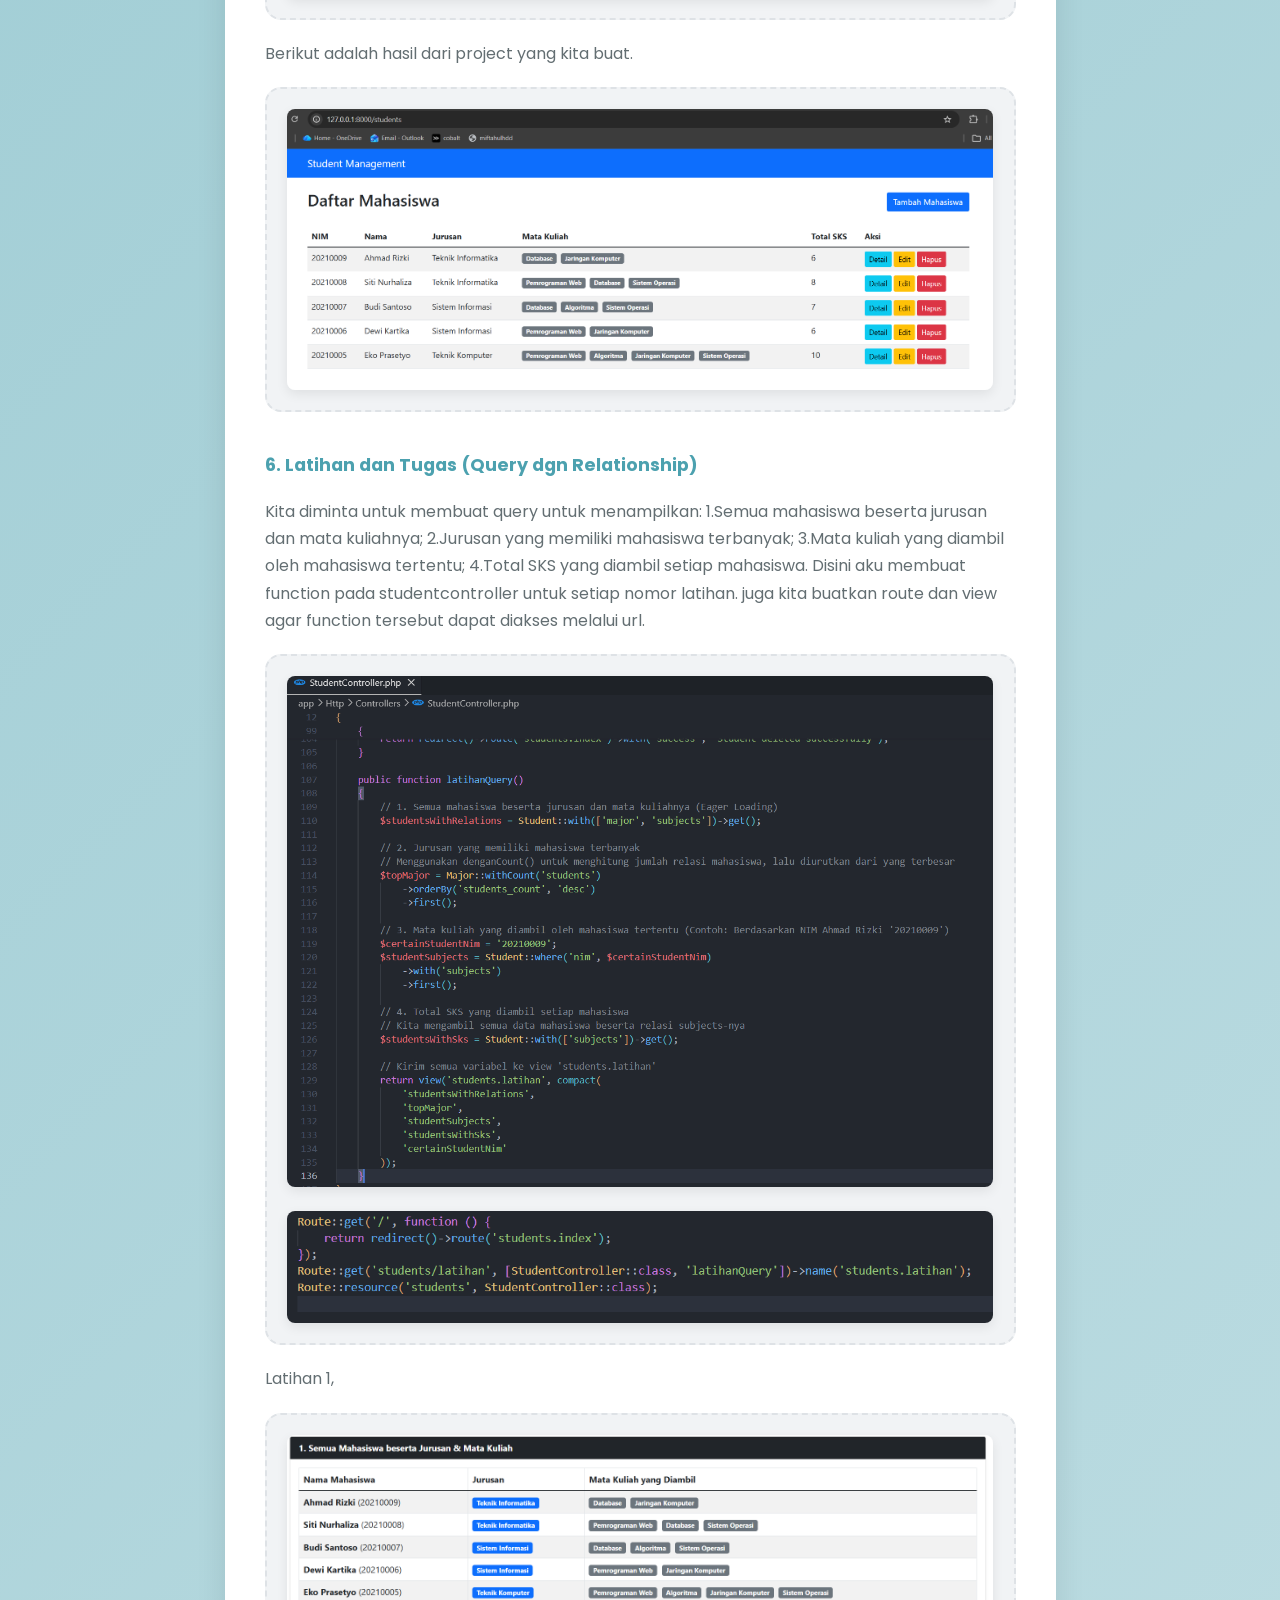
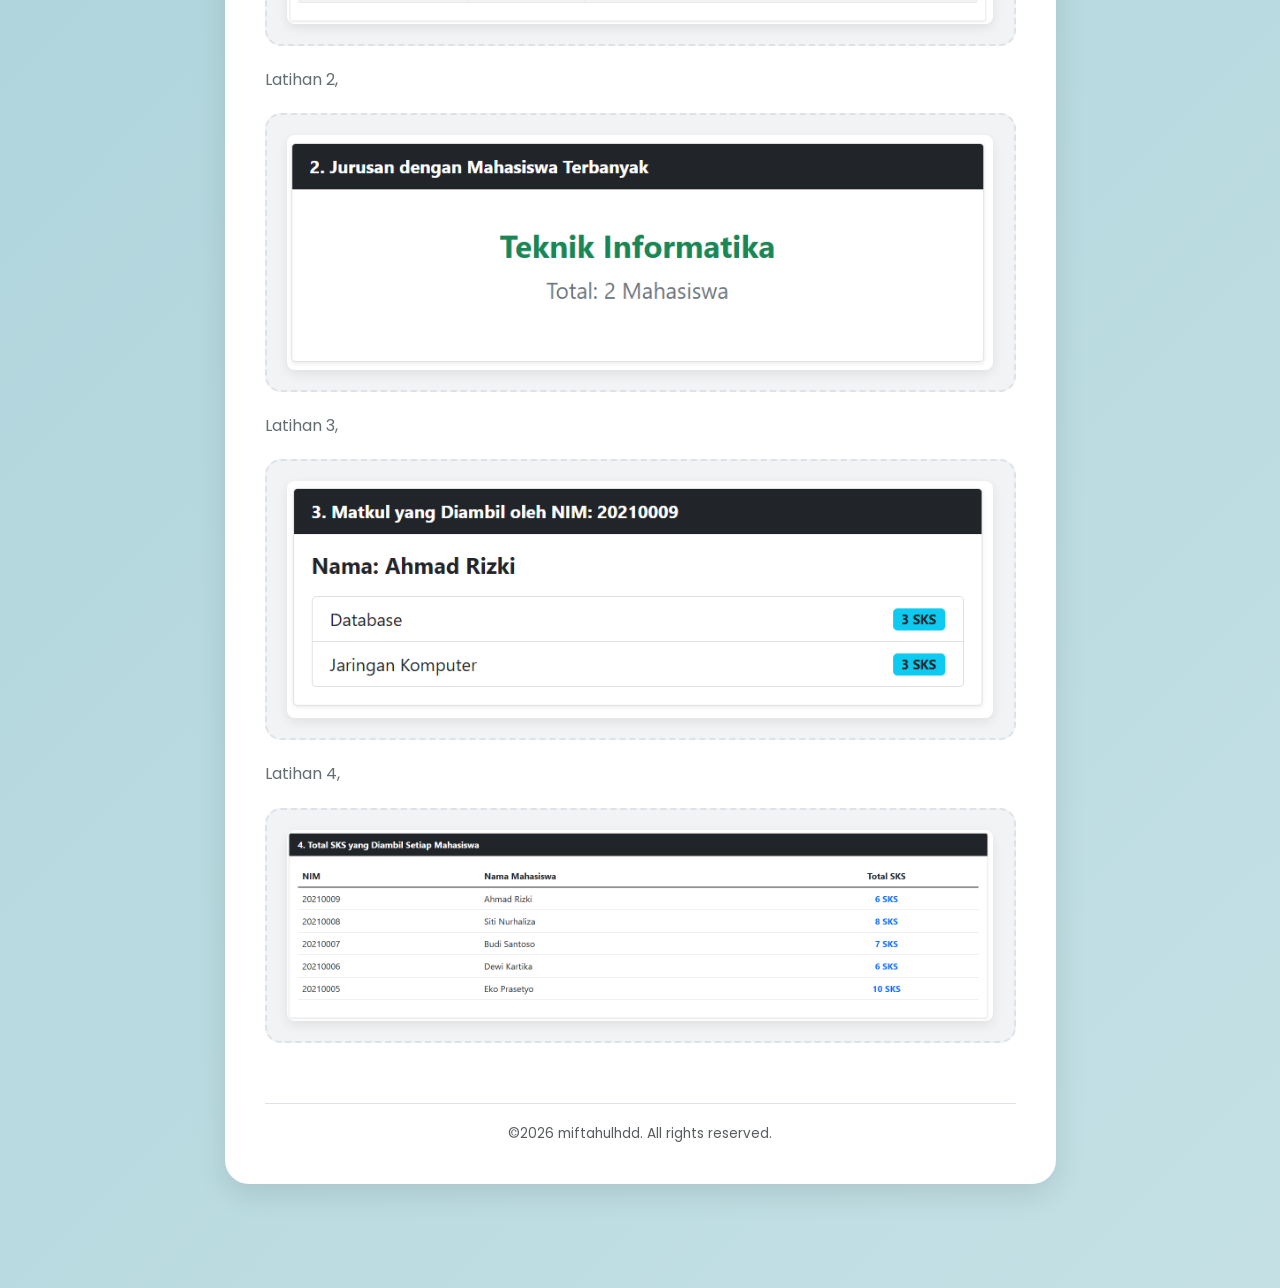
<file: laporan/web8.html>
<!doctype html>
<html lang="en">
  <head>
    <meta charset="UTF-8" />
    <meta name="viewport" content="width=device-width, initial-scale=1.0" />
    <title>report web8</title>
    <link
      href="https://cdn.jsdelivr.net/npm/bootstrap@5.3.8/dist/css/bootstrap.min.css"
      rel="stylesheet"
      integrity="sha384-sRIl4kxILFvY47J16cr9ZwB07vP4J8+LH7qKQnuqkuIAvNWLzeN8tE5YBujZqJLB"
      crossorigin="anonymous"
    />
    <link
      rel="stylesheet"
      href="https://cdn.jsdelivr.net/npm/bootstrap-icons@1.13.1/font/bootstrap-icons.min.css"
    />
    <link
      href="https://fonts.googleapis.com/css2?family=Poppins:wght@300;400;500;600;700&display=swap"
      rel="stylesheet"
    />
    <link rel="stylesheet" href="../style.css" />
    <link rel="stylesheet" href="style-laporan.css" />
  </head>
  <body>
    <!-- <div class="position-fixed bottom-0 end-0 p-3" style="z-index: 9999">
      <div id="devToast" class="custom-toast">
        🚧 This site is still a work in progress :)
      </div>
    </div> -->

    <!-- navbar -->
    <nav class="navbar navbar-expand-lg bg-white shadow-sm sticky-top">
      <div
        class="container-fluid px-3 px-lg-5 d-flex justify-content-between align-items-center"
      >
        <a class="navbar-brand fw-semibold" href="#">miftahulhdd</a>

        <div class="d-none d-md-block mx-auto">
          <span
            class="text-muted fw-medium text-uppercase small tracking-widest"
            >Laboratory Report</span
          >
        </div>

        <div class="navbar-nav ms-auto ms-md-0 fw-semibold">
          <a class="nav-link mx-1" href="../index.html">Home</a>
        </div>
      </div>
    </nav>
    <!-- end navbar -->

    <!-- main content start -->
    <main class="container py-4">
      <div class="row justify-content-center">
        <div class="col-lg-9 col-md-11">
          <div class="report-container">
            <!-- back button -->
            <a href="../portofolio.html" class="back-btn">
              <i class="bi bi-arrow-left"></i> Kembali ke Portofolio
            </a>

            <!-- badge -->
            <div class="mb-2">
              <span class="course-badge">Pemrograman Web</span>
            </div>

            <!-- date -->
            <div class="publish-date">Published on: 3 June 2026</div>

            <!-- title -->
            <h1 class="article-title">
              Laporan Praktikum 8: Laravel Relationship
            </h1>

            <!-- pendahuluan -->
            <section>
              <h2 class="section-title">Pendahuluan</h2>
              <p class="intro-text">
                Praktikum ini bertujuan untuk memberikan pemahaman mendalam
                mengenai konsep relasi antar-tabel (relationship) di dalam
                framework Laravel, serta mengimplementasikannya secara nyata
                melalui hubungan One-to-Many dan Many-to-Many. Selain memetakan
                hubungan antar-objek di tingkat basis data menggunakan migration
                yang dilengkapi dengan foreign key, praktikum ini juga melatih
                penggunaan fitur Eloquent Relationship untuk melakukan query
                data secara efisien. Pada tahap akhir, mahasiswa diharapkan
                mampu mengintegrasikan alur data tersebut untuk kemudian
                menampilkan informasi yang saling berelasi secara dinamis ke
                dalam halaman antarmuka (view).
              </p>
              <a
                class="link-text"
                href="https://github.com/miftahulhdd/web1"
                target="_blank"
                >Repository Github</a
              >

              <!-- <div class="list-group list-group-custom">
                <div class="list-group-item">
                  <strong>Eloquent ORM (Object-Relational Mapping):</strong>
                  Memudahkan interaksi dengan database menggunakan sintaks PHP
                  yang intuitif. Anda dapat mendefinisikan model untuk setiap
                  tabel database dan melakukan operasi CRUD (Create, Read,
                  Update, Delete) dengan mudah. Eloquent juga mendukung relasi
                  antar tabel (one-to-one, one-to-many, many-to-many).
                </div>
                <div class="list-group-item">
                  <strong>Blade Templating Engine:</strong> Sistem templating
                  yang sederhana namun powerful, memungkinkan Anda menggunakan
                  sintaks PHP dalam template HTML dengan cara yang bersih dan
                  aman. Blade menyediakan direktif-direktif seperti @if,
                  @foreach, @extends, @yield, dan komponen untuk membuat
                  tampilan dinamis.
                </div>
                <div class="list-group-item">
                  <strong>Artisan Console:</strong> Command-line interface (CLI)
                  yang disertakan dengan Laravel. Artisan menyediakan banyak
                  perintah berguna untuk otomatisasi tugas-tugas umum seperti
                  membuat model, migration, controller, seeder, menjalankan
                  pengujian, membersihkan cache, dan banyak lagi.
                </div>
                <div class="list-group-item">
                  <strong>Routing:</strong> Sistem perutean yang fleksibel
                  memungkinkan Anda mendefinisikan URL aplikasi Anda dan
                  mengaitkannya dengan controller atau closure functions.
                  Laravel mendukung berbagai jenis rute dan middleware untuk
                  mengontrol akses.
                </div>
                <div class="list-group-item">
                  <strong>Middleware:</strong> Mekanisme untuk memfilter HTTP
                  request yang masuk ke aplikasi Anda. Middleware dapat
                  digunakan untuk autentikasi, logging, validasi, dan
                  tugas-tugas lain sebelum atau sesudah request ditangani oleh
                  aplikasi.
                </div>
                <div class="list-group-item">
                  <strong>Form Request Validation:</strong> Memudahkan proses
                  validasi data yang dikirim melalui form. Anda dapat membuat
                  kelas Form Request khusus dengan aturan validasi yang jelas
                  dan Laravel akan secara otomatis menangani proses validasi dan
                  menampilkan pesan kesalahan.
                </div>
                <div class="list-group-item">
                  <strong>Security:</strong> Laravel dibangun dengan
                  mempertimbangkan keamanan. Beberapa fitur keamanan bawaan
                  meliputi proteksi terhadap CSRF (Cross-Site Request Forgery),
                  XSS (Cross-Site Scripting), dan SQL injection.
                </div>
                <div class="list-group-item">
                  <strong>Authentication & Authorization:</strong> Menyediakan
                  sistem otentikasi (login, registrasi, lupa kata sandi) dan
                  otorisasi (hak akses pengguna) yang mudah diimplementasikan.
                  Laravel Breeze dan Jetstream menyediakan scaffolding UI untuk
                  fitur-fitur ini.
                </div>
                <div class="list-group-item">
                  <strong>Testing:</strong> Dukungan bawaan untuk berbagai jenis
                  pengujian, termasuk unit testing, integration testing, dan
                  end-to-end testing. Laravel menyediakan helper functions dan
                  assertion methods untuk memudahkan penulisan tes.
                </div>
                <div class="list-group-item">
                  <strong>Queues:</strong> Sistem antrian yang memungkinkan Anda
                  menunda tugas-tugas yang memakan waktu (seperti pengiriman
                  email atau pemrosesan data) dan menjalankannya di latar
                  belakang. Ini meningkatkan responsivitas aplikasi Anda.
                </div>
                <div class="list-group-item">
                  <strong>Caching:</strong> Mendukung berbagai sistem caching
                  (seperti Redis, Memcached, file) untuk meningkatkan performa
                  aplikasi dengan menyimpan data yang sering diakses dalam
                  memori.
                </div>
                <div class="list-group-item">
                  <strong>Events & Listeners:</strong> Implementasi dari pola
                  Observer, memungkinkan Anda membuat event dan listener untuk
                  menjalankan kode tertentu ketika event tersebut terjadi dalam
                  aplikasi Anda.
                </div>
                <div class="list-group-item">
                  <strong>Notifications:</strong> Memudahkan pengiriman
                  notifikasi ke berbagai saluran, seperti email, SMS, database,
                  atau layanan pihak ketiga.
                </div>
                <div class="list-group-item">
                  <strong>Broadcasting:</strong> Memungkinkan Anda melakukan
                  siaran event secara real-time melalui WebSockets. Ini berguna
                  untuk fitur seperti live chat atau notifikasi real-time.
                </div>
                <div class="list-group-item">
                  <strong>Task Scheduling:</strong> Memungkinkan Anda
                  menjadwalkan tugas-tugas cron menggunakan sintaks yang
                  ekspresif dalam kode PHP Anda.
                </div>
                <div class="list-group-item">
                  <strong>Passport (OAuth2 Server):</strong> Paket resmi untuk
                  mengimplementasikan otentikasi OAuth2, memungkinkan aplikasi
                  Anda menjadi penyedia otentikasi untuk aplikasi lain.
                </div>
                <div class="list-group-item">
                  <strong>Sanctum (API Authentication):</strong> Paket ringan
                  untuk mengimplementasikan sistem otentikasi berbasis token
                  untuk Single-Page Applications (SPAs), mobile applications,
                  dan simple APIs.
                </div>
                <div class="list-group-item">
                  <strong>Socialite (Social Authentication):</strong> Memudahkan
                  integrasi otentikasi dengan berbagai penyedia layanan OAuth
                  seperti Facebook, Twitter, Google, dan lainnya.
                </div>
                <div class="list-group-item">
                  <strong>Notifications:</strong> Memudahkan pengiriman
                  notifikasi ke berbagai saluran, seperti email, SMS, database,
                  atau layanan pihak ketiga.
                </div>
                <div class="list-group-item">
                  <strong>Filesystem:</strong> Abstraksi untuk berinteraksi
                  dengan berbagai sistem penyimpanan file, baik lokal maupun
                  cloud (seperti Amazon S3 atau Google Cloud Storage).
                </div>
                <div class="list-group-item">
                  <strong>Mail:</strong> Memudahkan pengiriman email dengan
                  dukungan untuk berbagai driver seperti SMTP, Mailgun, dan
                  Amazon SES.
                </div>
                <div class="list-group-item">
                  <strong>Pusher (Realtime Services):</strong> Integrasi mudah
                  dengan layanan Pusher untuk menambahkan fitur realtime ke
                  aplikasi Anda.
                </div>
                <div class="list-group-item">
                  <strong>Localization:</strong> Memudahkan pembuatan aplikasi
                  multibahasa dengan fitur untuk mengelola terjemahan.
                </div>
                <div class="list-group-item">
                  <strong>Packages:</strong> Ekosistem paket yang kaya dan
                  berkembang pesat melalui Composer, memungkinkan Anda dengan
                  mudah menambahkan fungsionalitas tambahan ke aplikasi Anda.
                </div>
              </div> -->
            </section>

            <!-- langkah kerja -->
            <section>
              <h2 class="section-title">Langkah Kerja</h2>

              <div class="step-item">
                <span class="step-number"
                  >1. Membuat migration untuk tabel</span
                >
                <p class="step-description">
                  Pertama kita buat migration untuk tabel major, dengan perintah
                  <code>php artisan make:migration create_majors_table</code>.
                  Lalu kita buka file migration yang sudah dibuat, lalu kita
                  buat field-fieldnya, disini aku membuat field id, name, dan
                  timestamps.
                </p>
                <div class="screenshot-group">
                  <img src="../ss/ss3-1.png" alt="ss1" />
                  <img src="../ss/ss3-2.png" alt="ss2" />
                </div>
              </div>

              <div class="step-item">
                <!-- <span class="step-number"
                  >2. Membuat migration untuk tabel student</span
                > -->
                <p class="step-description">
                  Selanjutnya kita buat migration untuk tabel student, dengan
                  perintah
                  <code>php artisan make:migration create_students_table</code>.
                  Lalu kita buka file migration yang sudah dibuat, lalu kita
                  buat field-fieldnya, disini aku membuat field id, name,
                  major_id, dan timestamps. Disini kita buat field major_id
                  sebagai foreign key yang mengarah ke tabel majors.
                </p>
                <div class="screenshot-group">
                  <img src="../ss/ss3-3.png" alt="ss3" />
                  <img src="../ss/ss3-4.png" alt="ss4" />
                </div>
                <p class="step-description">
                  Selanjutnya membuat migration untuk tabel subject, dengan
                  perintah
                  <code>php artisan make:migration create_subjects_table</code>.
                  Lalu kita buka file migration yang sudah dibuat, lalu kita
                  buat field-fieldnya.
                </p>
                <div class="screenshot-group">
                  <img src="../ss/ss3-5.png" alt="ss5" />
                  <img src="../ss/ss3-6.png" alt="ss6" />
                </div>
                <p class="step-description">
                  Selanjutnya kita buat migration untuk tabel pivot
                  student_subject, dengan perintah
                  <code
                    >php artisan make:migration
                    create_student_subject_table</code
                  >. Lalu kita buka file migration yang sudah dibuat, lalu kita
                  buat field-fieldnya, disini aku membuat field student_id dan
                  subject_id sebagai foreign key yang mengarah ke tabel students
                  dan subjects.
                </p>
                <div class="screenshot-group">
                  <img src="../ss/ss3-7.png" alt="ss7" />
                  <img src="../ss/ss3-8.png" alt="ss8" />
                </div>
                <p class="step-description">
                  Terakhir kita jalankan perintah
                  <code>php artisan migrate</code> untuk menjalankan migration
                  dan membuat tabel di database.
                </p>
                <div class="screenshot-placeholder">
                  <img src="../ss/ss3-9.png" alt="ss9" />
                </div>
              </div>

              <div class="step-item">
                <span class="step-number"
                  >2. Membuat model dengan relationship</span
                >
                <p class="step-description">
                  Buat model untuk tabel major, student, dan subject dengan
                  perintah
                  <code>php artisan make:model major, student, subject</code>.
                  Lalu kita buka file model yang sudah dibuat, lalu kita buat
                  function untuk mendefinisikan relationship antar model. Lalu
                  kita buat function agar masing masing model dapat mengakses
                  data dari model lain yang berelasi dengan model tersebut.
                </p>
                <div class="screenshot-group">
                  <img src="../ss/ss3-10.png" alt="ss10" />
                  <img src="../ss/ss3-11.png" alt="ss11" />
                  <img src="../ss/ss3-12.png" alt="ss12" />
                  <img src="../ss/ss3-13.png" alt="ss13" />
                  <img src="../ss/ss3-14.png" alt="ss14" />
                  <img src="../ss/ss3-15.png" alt="ss15" />
                </div>
              </div>

              <div class="step-item">
                <span class="step-number"
                  >3. Membuat seeder untuk data sample</span
                >
                <p class="step-description">
                  Pertama, seeder untuk tabel major, dengan perintah
                  <code>php artisan make:seeder MajorSeeder</code>. Lalu
                  tambahkan code pada foto berikut di function run() untuk
                  mengisi data sample pada tabel major.
                </p>
                <div class="screenshot-group">
                  <img src="../ss/ss3-16.png" alt="ss16" />
                  <img src="../ss/ss3-17.png" alt="ss17" />
                </div>
                <p class="step-description">
                  Selanjutnya, seeder untuk tabel subject, dengan perintah
                  <code>php artisan make:seeder SubjectSeeder</code>. Lalu
                  tambahkan code pada foto berikut di function run() untuk
                  mengisi data sample pada tabel subject.
                </p>
                <div class="screenshot-group">
                  <img src="../ss/ss3-18.png" alt="ss18" />
                  <img src="../ss/ss3-19.png" alt="ss19" />
                </div>
                <p class="step-description">
                  Selanjutnya, seeder untuk tabel student, dengan perintah
                  <code>php artisan make:seeder StudentSeeder</code>. Lalu
                  tambahkan code pada foto berikut di function run() untuk
                  mengisi data sample pada tabel student.
                </p>
                <div class="screenshot-group">
                  <img src="../ss/ss3-20.png" alt="ss20" />
                  <img src="../ss/ss3-21.png" alt="ss21" />
                </div>
                <p class="step-description">
                  Selanjutnya, kita melakukan update pada file
                  DatabaseSeeder.php untuk memanggil seeder yang sudah dibuat,
                  lalu kita jalankan perintah
                  <code>php artisan db:seed</code> untuk menjalankan seeder dan
                  mengisi data sample ke dalam tabel di database.
                </p>
                <div class="screenshot-group">
                  <img src="../ss/ss3-22.png" alt="ss22" />
                  <img src="../ss/ss3-23.png" alt="ss23" />
                </div>
              </div>

              <div class="step-item">
                <span class="step-number">4. Membuat Controller</span>
                <p class="step-description">
                  Proses pembuatan controller diawali dengan menjalankan
                  perintah php artisan make:controller StudentController pada
                  terminal untuk membuat sebuah resource controller khusus bagi
                  entitas Student. Setelah berkas berhasil digenerasikan,
                  beberapa fungsi operasi CRUD (Create, Read, Update, Delete)
                  ditambahkan ke dalam StudentController guna mengelola data
                  mahasiswa secara terstruktur. Fungsi-fungsi tersebut meliputi
                  index() untuk menampilkan daftar keseluruhan mahasiswa, show()
                  untuk menyajikan detail informasi dari seorang mahasiswa
                  secara spesifik, serta create() dan store() yang masing-masing
                  berfungsi untuk menampilkan formulir dan menyimpan data
                  mahasiswa baru ke basis data. Sementara itu, untuk proses
                  perubahan data, fungsi edit() digunakan untuk menampilkan
                  formulir pengeditan dan update() untuk memperbarui data yang
                  telah diubah, yang kemudian diakhiri dengan fungsi destroy()
                  untuk menangani aksi penghapusan data mahasiswa dari sistem.
                </p>
                <div class="screenshot-group">
                  <img src="../ss/ss3-24.png" alt="ss24" />
                  <img src="../ss/ss3-25.png" alt="ss25" />
                </div>
              </div>

              <div class="step-item">
                <span class="step-number">5. Membuat Route</span>
                <p class="step-description">
                  Tambahkan route untuk resource student pada file web.php
                  dengan perintah
                  <code
                    >Route::resource('students', StudentController::class)</code
                  >.
                </p>
                <div class="screenshot-group">
                  <img src="../ss/ss3-26.png" alt="ss26" />
                </div>
              </div>

              <div class="step-item">
                <span class="step-number">5. Membuat View</span>
                <p class="step-description">
                  Kita buat view untuk layout utama, index, create.
                </p>
                <div class="screenshot-group">
                  <img src="../ss/ss3-27.png" alt="ss27" />
                  <img src="../ss/ss3-28.png" alt="ss28" />
                  <img src="../ss/ss3-29.png" alt="ss29" />
                </div>
                <p class="step-description">
                  Berikut adalah hasil dari project yang kita buat.
                </p>
                <div class="screenshot-group">
                  <img src="../ss/ss3-30.png" alt="ss30" />
                </div>
              </div>

              <div class="step-item">
                <span class="step-number"
                  >6. Latihan dan Tugas (Query dgn Relationship)</span
                >
                <p class="step-description">
                  Kita diminta untuk membuat query untuk menampilkan: 1.Semua
                  mahasiswa beserta jurusan dan mata kuliahnya; 2.Jurusan yang
                  memiliki mahasiswa terbanyak; 3.Mata kuliah yang diambil oleh
                  mahasiswa tertentu; 4.Total SKS yang diambil setiap mahasiswa.
                  Disini aku membuat function pada studentcontroller untuk
                  setiap nomor latihan. juga kita buatkan route dan view agar
                  function tersebut dapat diakses melalui url.
                </p>
                <div class="screenshot-group">
                  <img src="../ss/ss3-31.png" alt="ss31" />
                  <img src="../ss/ss3-32.png" alt="ss32" />
                </div>
                <p class="step-description">
                  Latihan 1,
                </p>
                <div class="screenshot-group">
                  <img src="../ss/ss3-33.png" alt="ss33" />
                </div>
                <p class="step-description">
                  Latihan 2,
                </p>
                <div class="screenshot-group">
                  <img src="../ss/ss3-34.png" alt="ss34" />
                </div>
                <p class="step-description">
                  Latihan 3,
                </p>
                <div class="screenshot-group">
                  <img src="../ss/ss3-35.png" alt="ss35" />
                </div>
                <p class="step-description">
                  Latihan 4,
                </p>
                <div class="screenshot-group">
                  <img src="../ss/ss3-36.png" alt="ss36" />
                </div>
              </div>
            </section>

            <div class="report-internal-footer">
              <hr />
              <div class="copyright text-muted">
                &copy;2026 miftahulhdd. All rights reserved.
              </div>
            </div>
          </div>
        </div>
      </div>
    </main>
    <!-- main content end -->

    <script
      src="https://cdn.jsdelivr.net/npm/bootstrap@5.3.8/dist/js/bootstrap.bundle.min.js"
      integrity="sha384-FKyoEForCGlyvwx9Hj09JcYn3nv7wiPVlz7YYwJrWVcXK/BmnVDxM+D2scQbITxI"
      crossorigin="anonymous"
    ></script>
    <script src="../script.js"></script>
  </body>
</html>
</file>
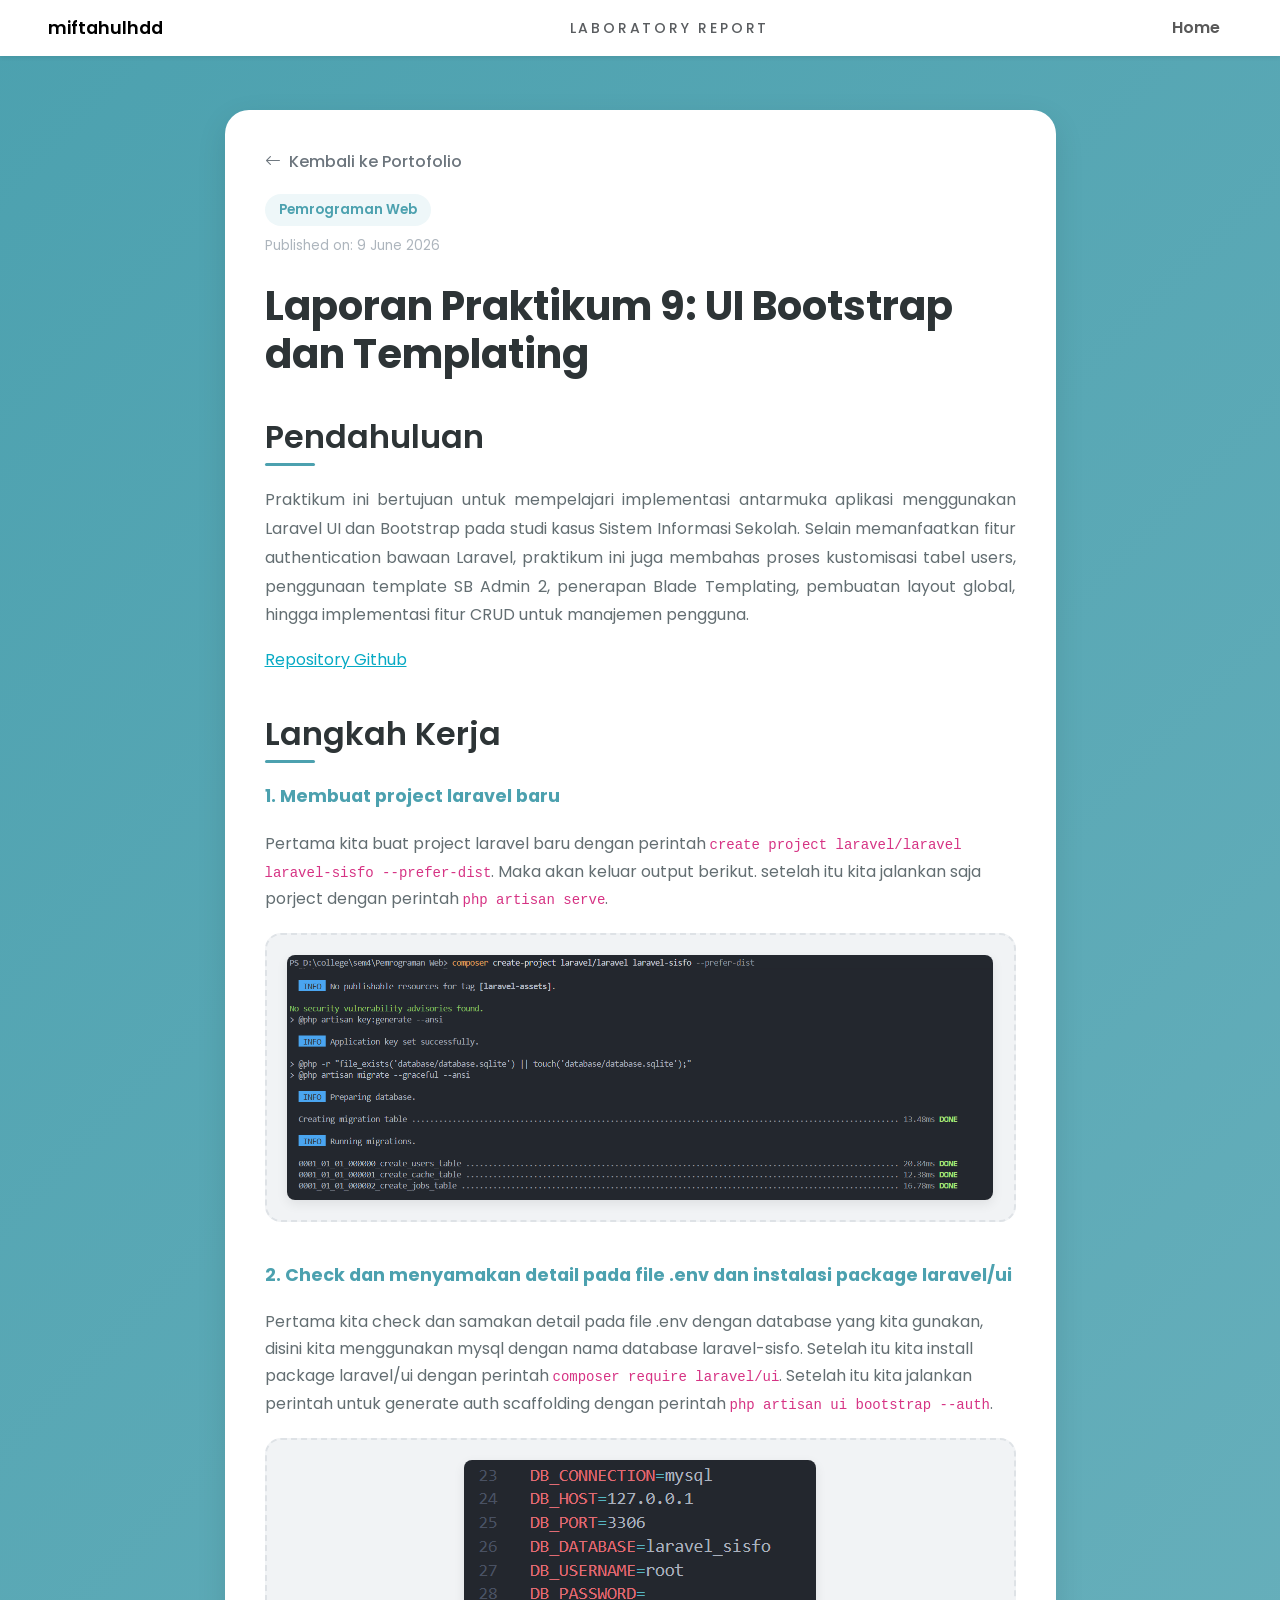
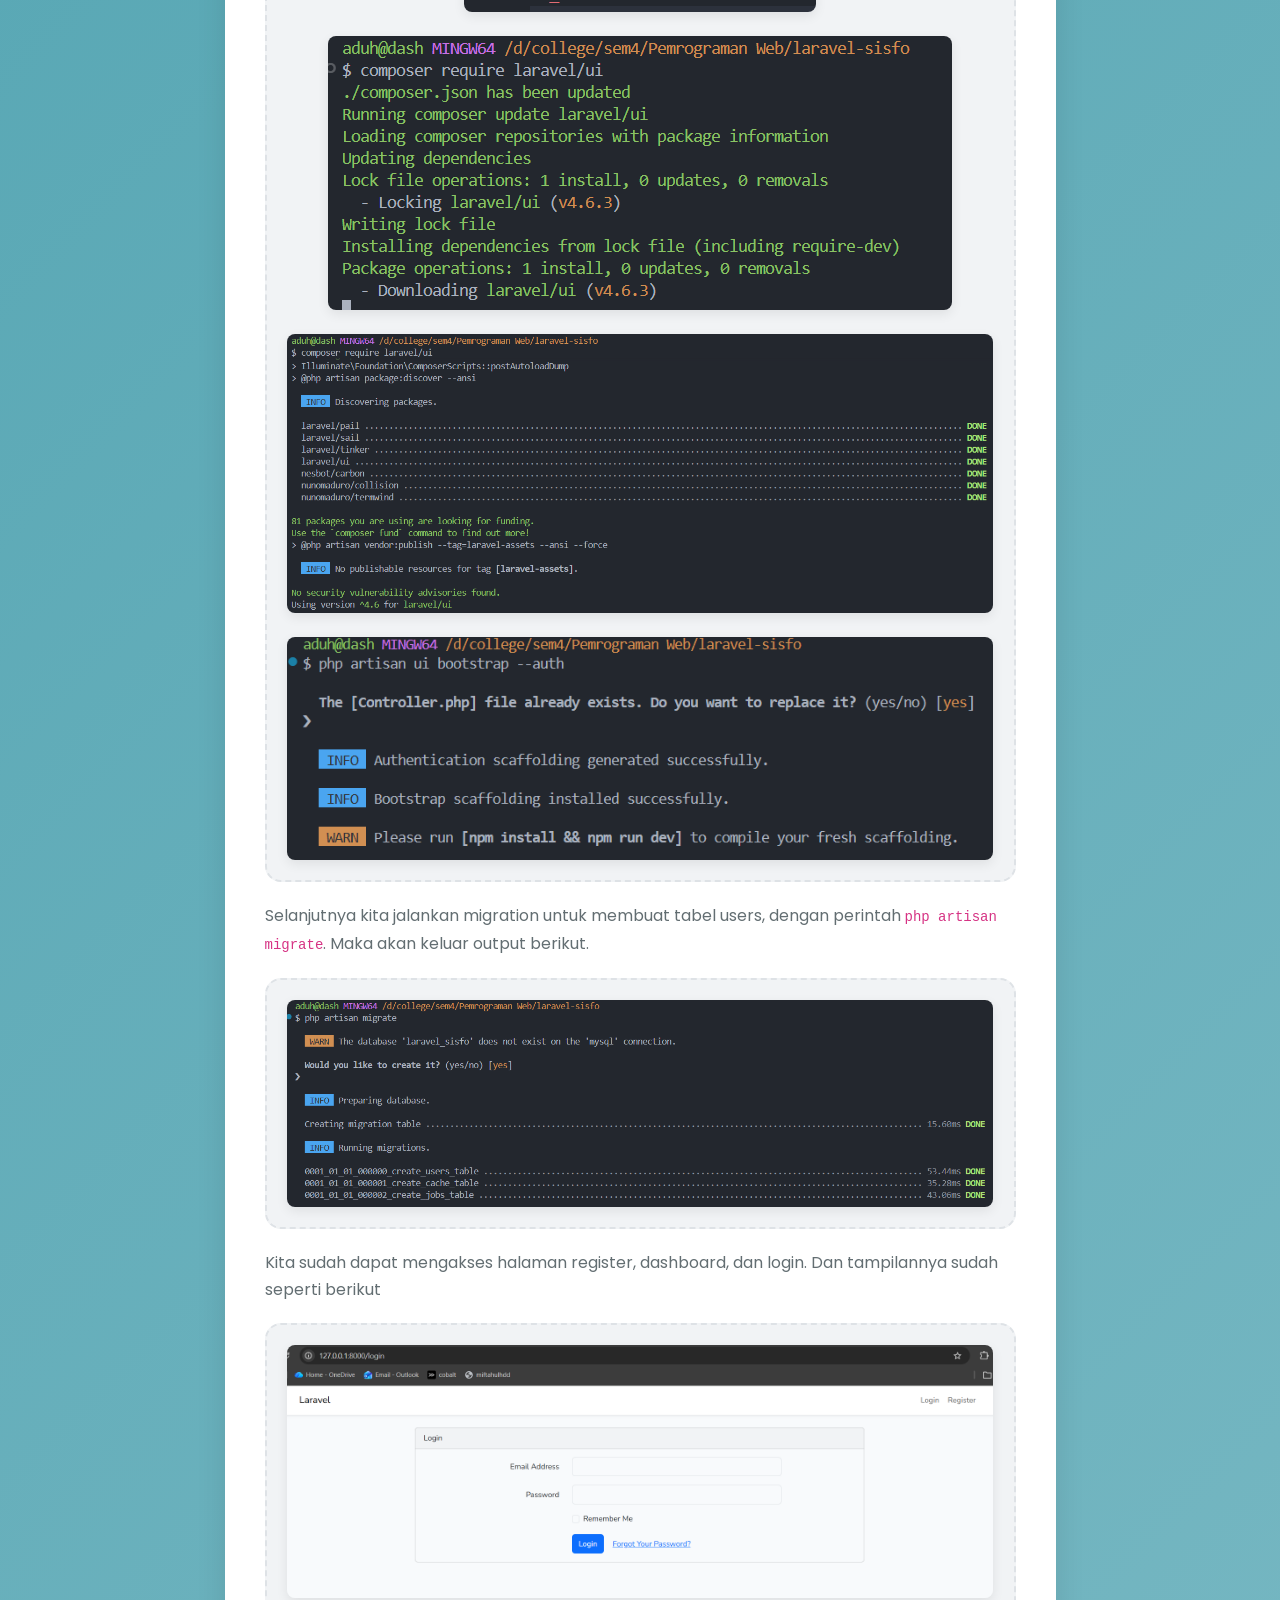
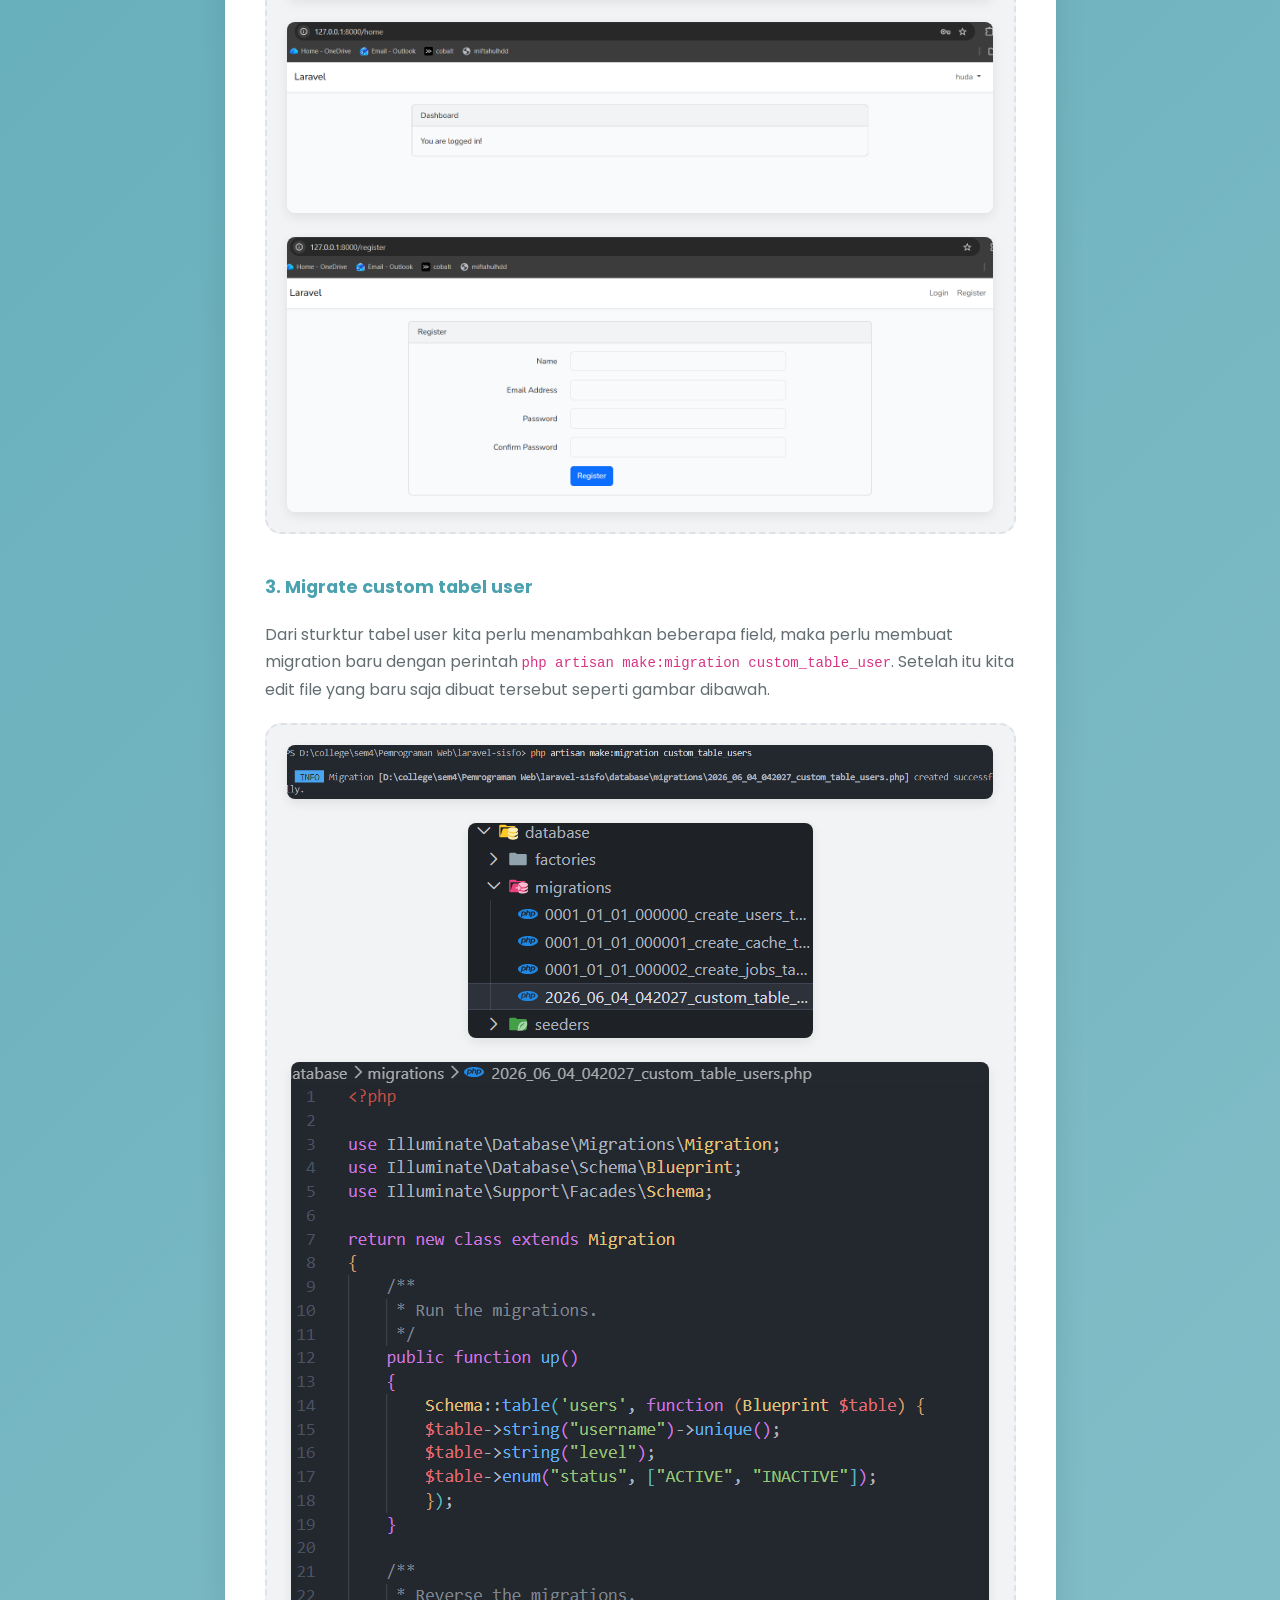
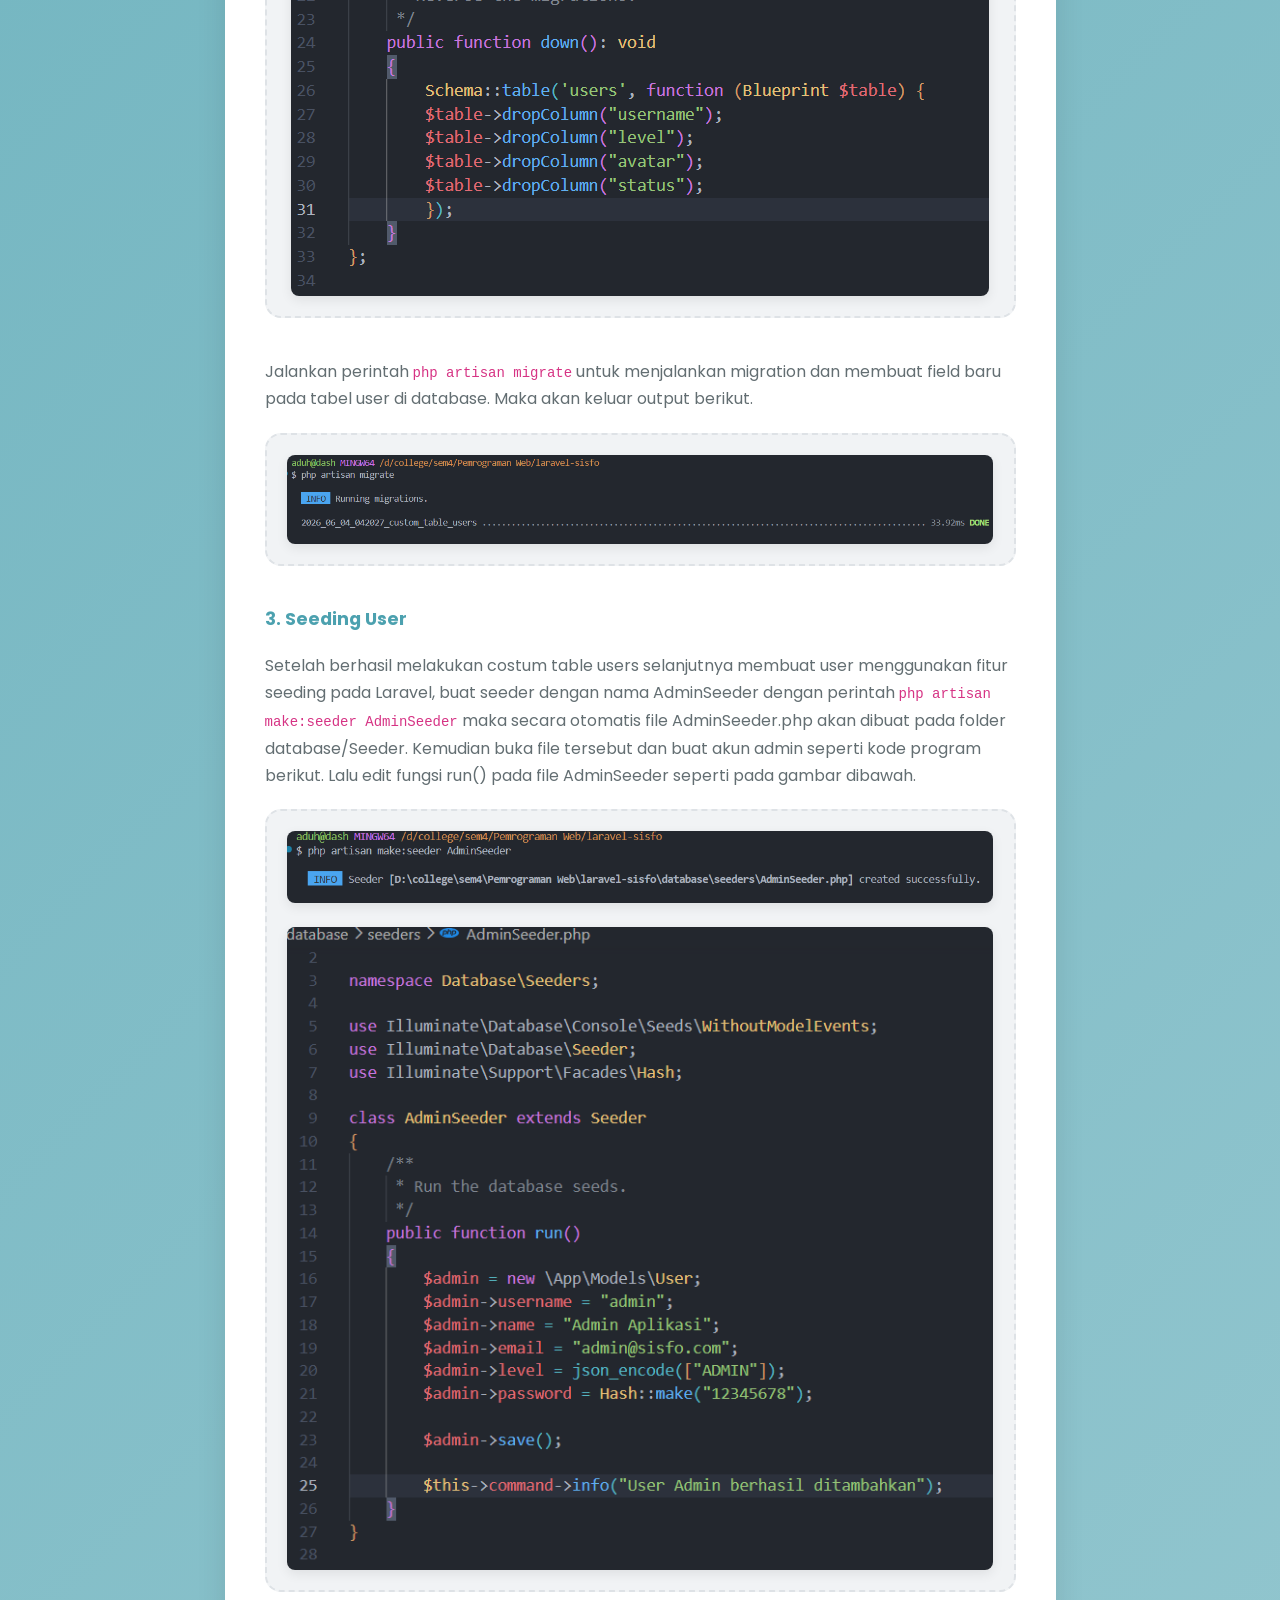
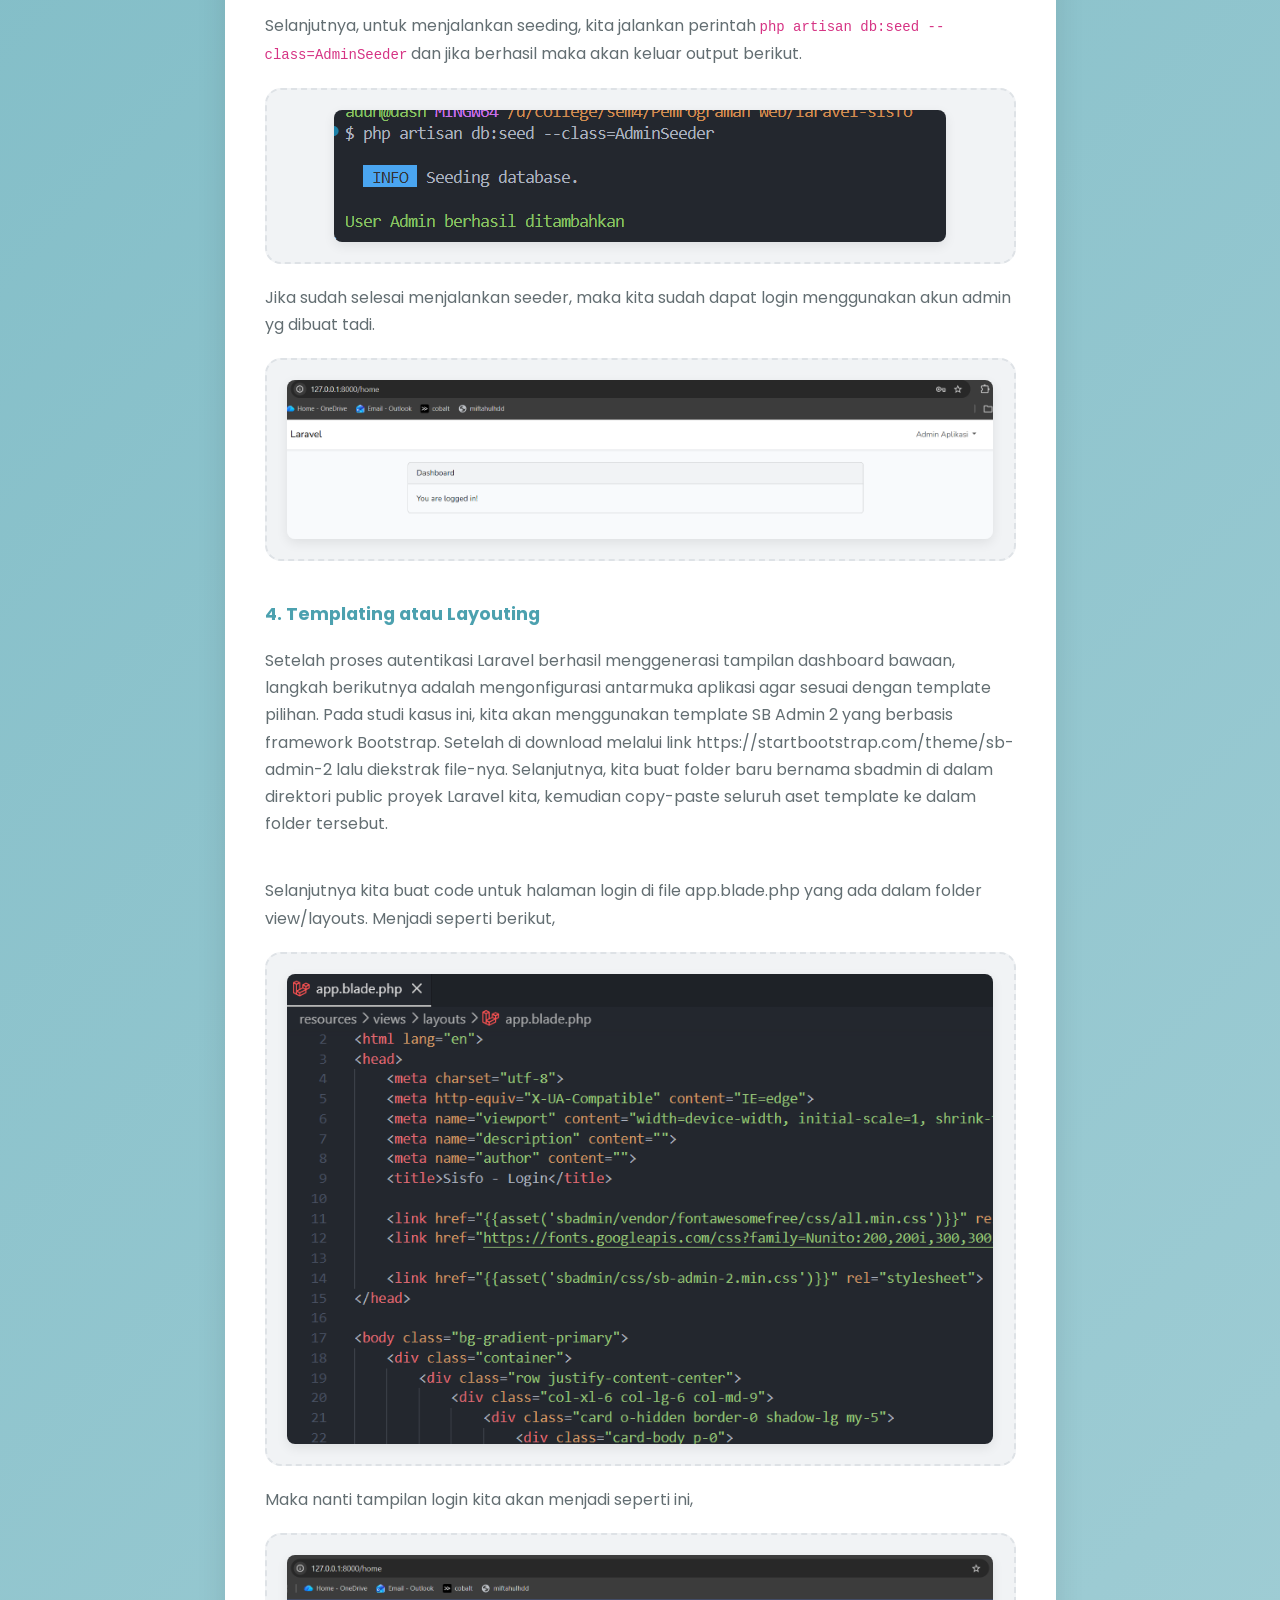
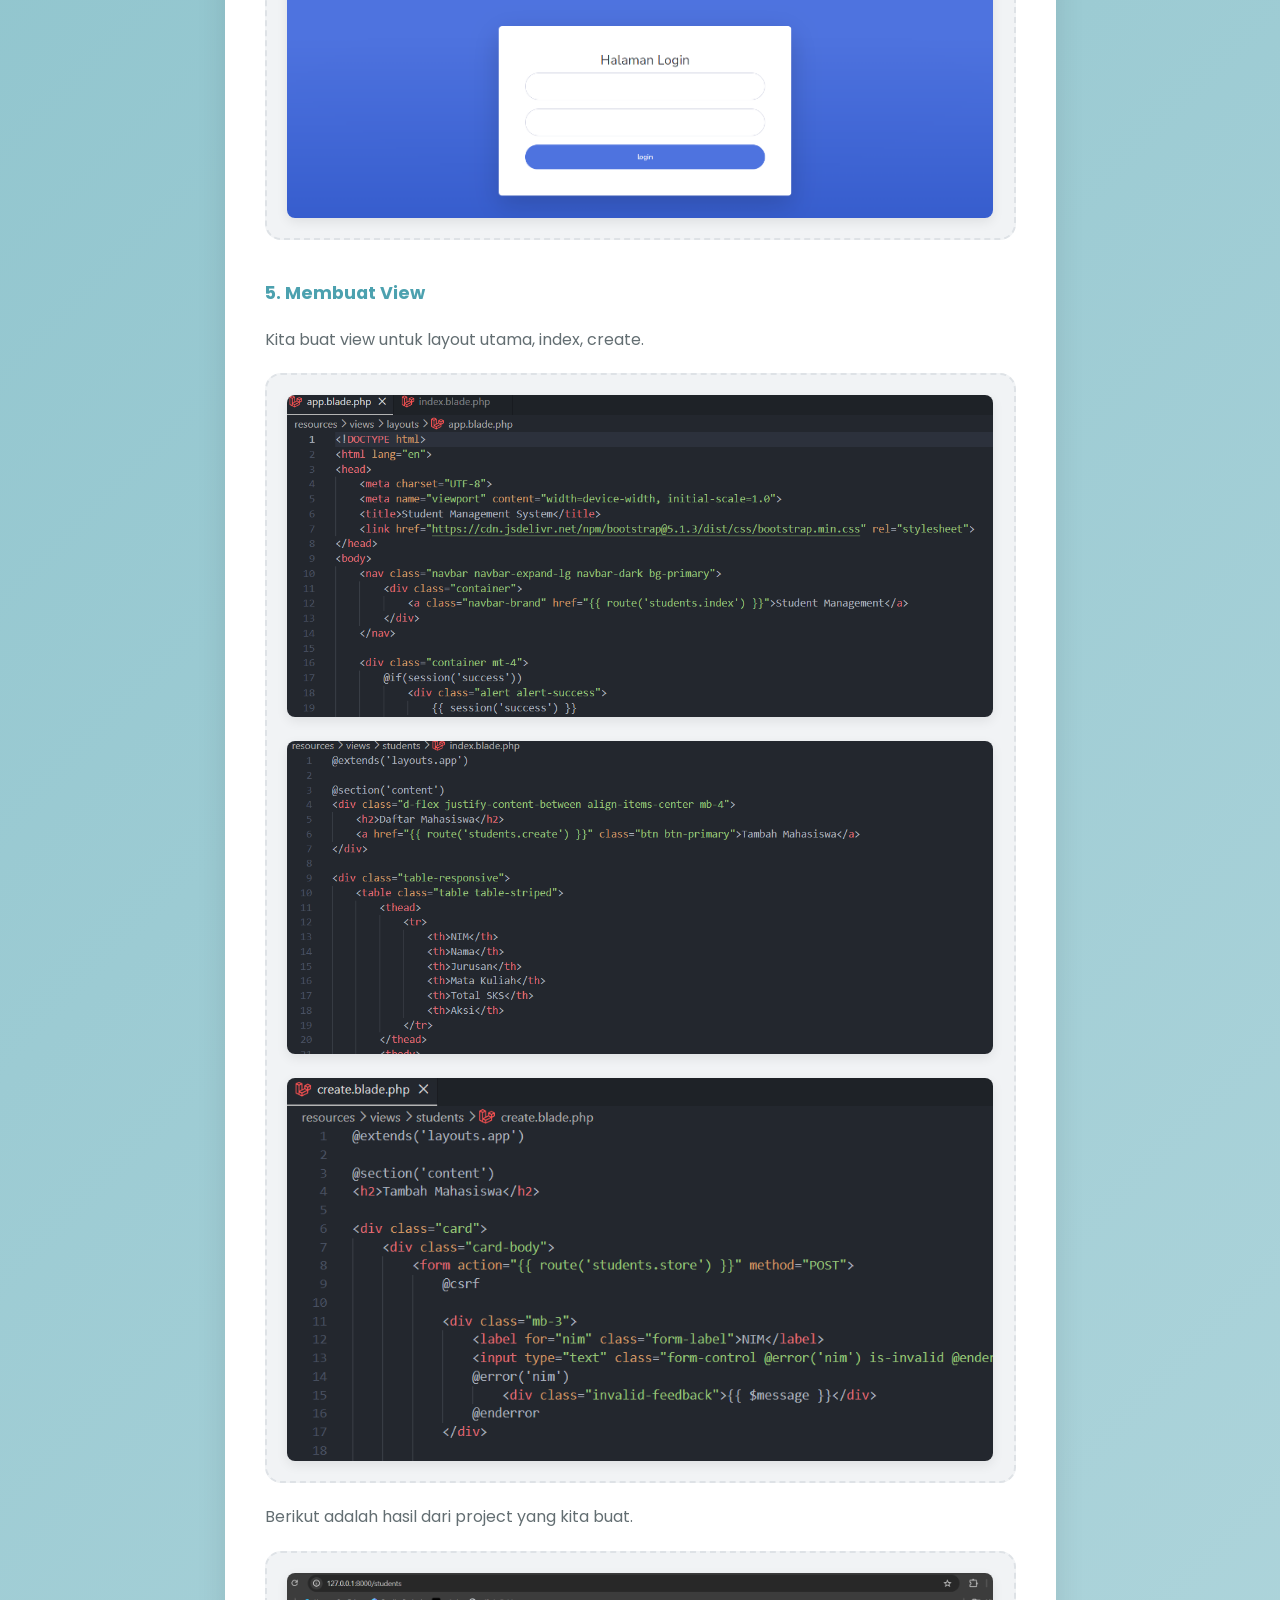
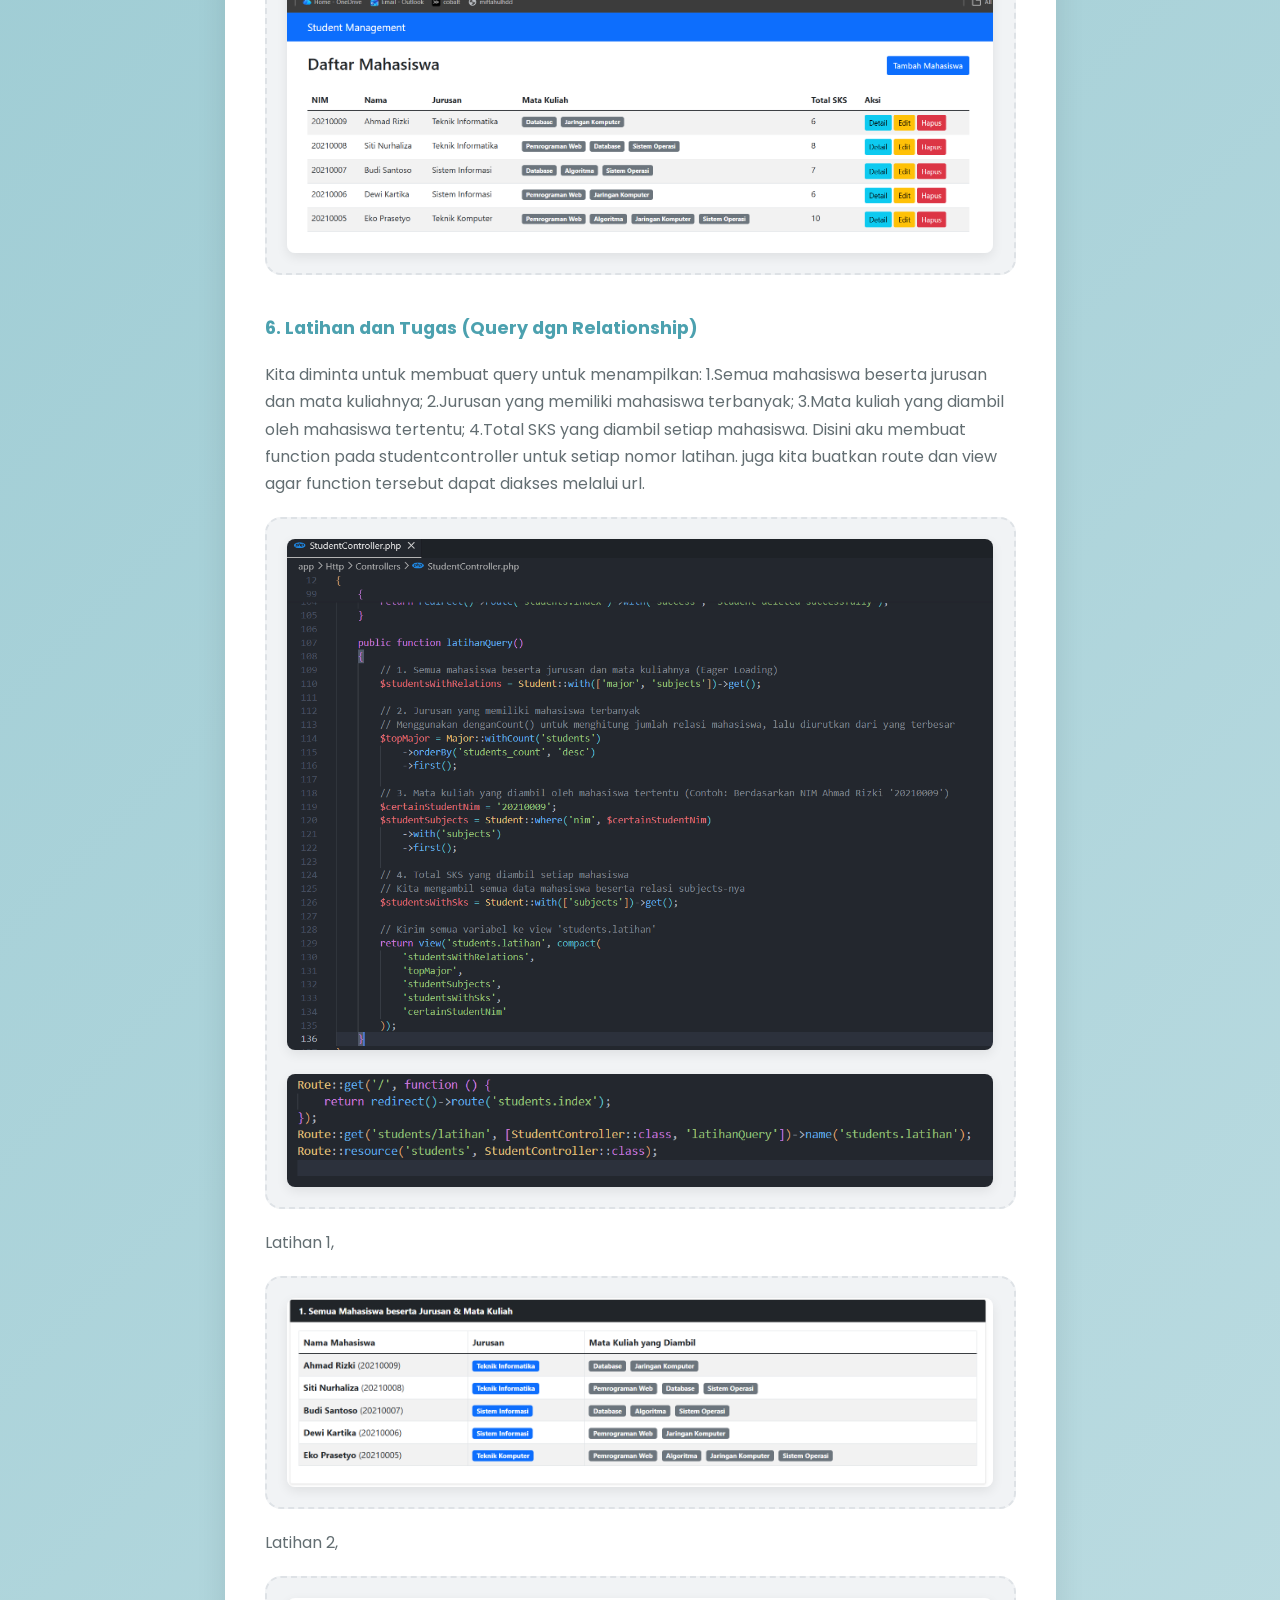
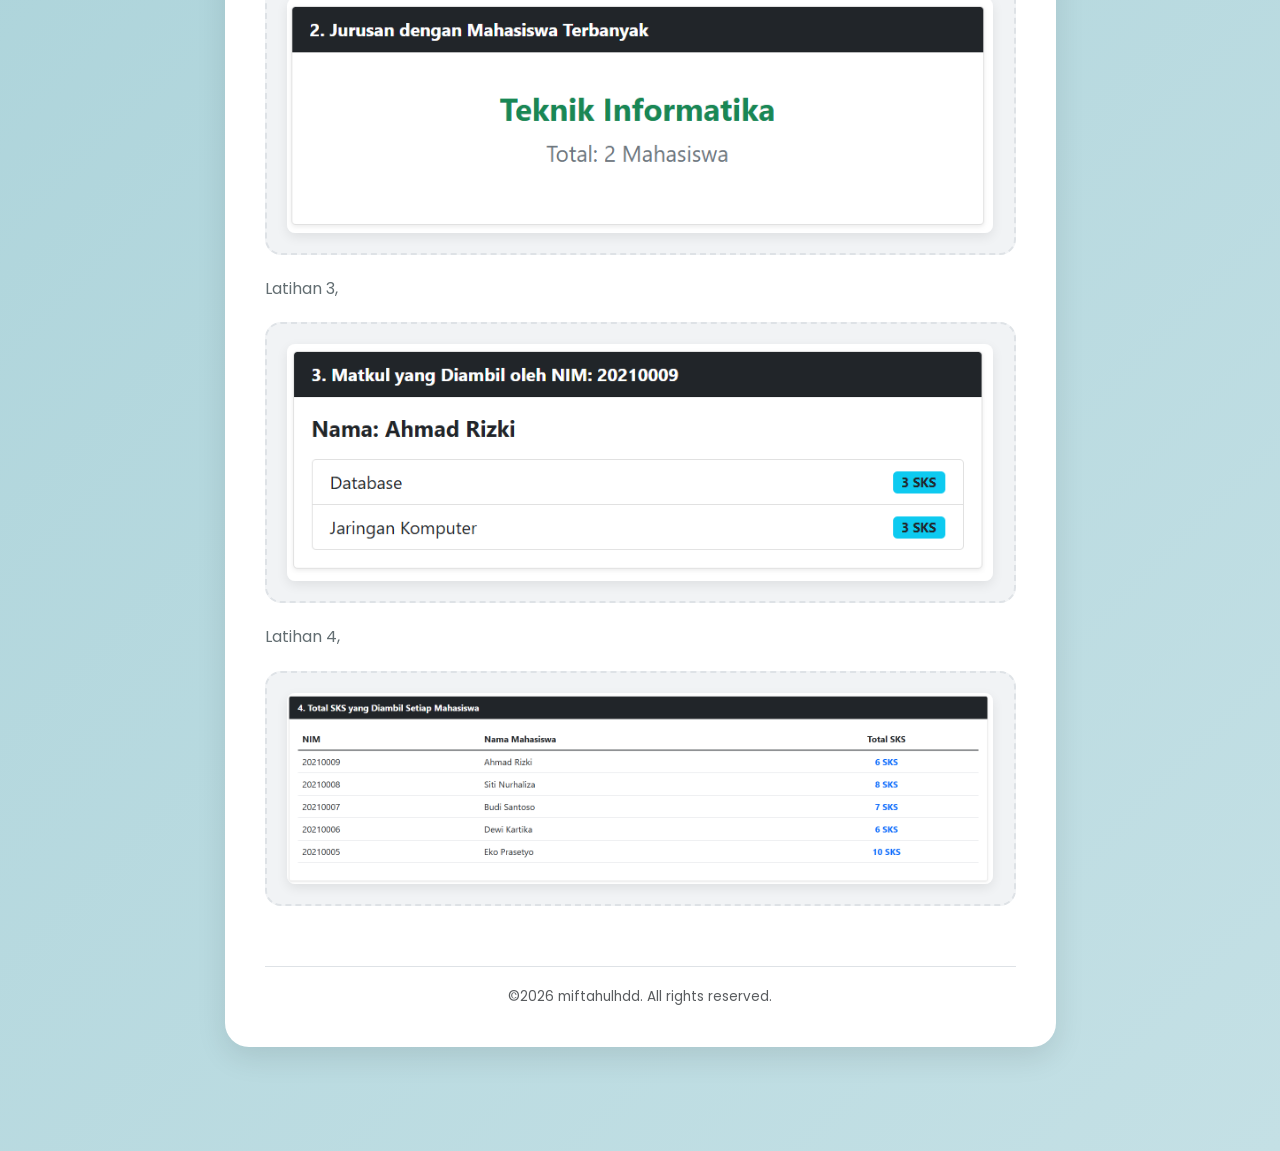
<file: laporan/web9.html>
<!doctype html>
<html lang="en">
  <head>
    <meta charset="UTF-8" />
    <meta name="viewport" content="width=device-width, initial-scale=1.0" />
    <title>report web9</title>
    <link
      href="https://cdn.jsdelivr.net/npm/bootstrap@5.3.8/dist/css/bootstrap.min.css"
      rel="stylesheet"
      integrity="sha384-sRIl4kxILFvY47J16cr9ZwB07vP4J8+LH7qKQnuqkuIAvNWLzeN8tE5YBujZqJLB"
      crossorigin="anonymous"
    />
    <link
      rel="stylesheet"
      href="https://cdn.jsdelivr.net/npm/bootstrap-icons@1.13.1/font/bootstrap-icons.min.css"
    />
    <link
      href="https://fonts.googleapis.com/css2?family=Poppins:wght@300;400;500;600;700&display=swap"
      rel="stylesheet"
    />
    <link rel="stylesheet" href="../style.css" />
    <link rel="stylesheet" href="style-laporan.css" />
  </head>
  <body>
    <!-- <div class="position-fixed bottom-0 end-0 p-3" style="z-index: 9999">
      <div id="devToast" class="custom-toast">
        🚧 This site is still a work in progress :)
      </div>
    </div> -->

    <!-- navbar -->
    <nav class="navbar navbar-expand-lg bg-white shadow-sm sticky-top">
      <div
        class="container-fluid px-3 px-lg-5 d-flex justify-content-between align-items-center"
      >
        <a class="navbar-brand fw-semibold" href="#">miftahulhdd</a>

        <div class="d-none d-md-block mx-auto">
          <span
            class="text-muted fw-medium text-uppercase small tracking-widest"
            >Laboratory Report</span
          >
        </div>

        <div class="navbar-nav ms-auto ms-md-0 fw-semibold">
          <a class="nav-link mx-1" href="../index.html">Home</a>
        </div>
      </div>
    </nav>
    <!-- end navbar -->

    <!-- main content start -->
    <main class="container py-4">
      <div class="row justify-content-center">
        <div class="col-lg-9 col-md-11">
          <div class="report-container">
            <!-- back button -->
            <a href="../portofolio.html" class="back-btn">
              <i class="bi bi-arrow-left"></i> Kembali ke Portofolio
            </a>

            <!-- badge -->
            <div class="mb-2">
              <span class="course-badge">Pemrograman Web</span>
            </div>

            <!-- date -->
            <div class="publish-date">Published on: 9 June 2026</div>

            <!-- title -->
            <h1 class="article-title">
              Laporan Praktikum 9: UI Bootstrap dan Templating
            </h1>

            <!-- pendahuluan -->
            <section>
              <h2 class="section-title">Pendahuluan</h2>
              <p class="intro-text">
                Praktikum ini bertujuan untuk mempelajari implementasi antarmuka
                aplikasi menggunakan Laravel UI dan Bootstrap pada studi kasus
                Sistem Informasi Sekolah. Selain memanfaatkan fitur
                authentication bawaan Laravel, praktikum ini juga membahas
                proses kustomisasi tabel users, penggunaan template SB Admin 2,
                penerapan Blade Templating, pembuatan layout global, hingga
                implementasi fitur CRUD untuk manajemen pengguna.
              </p>
              <a
                class="link-text"
                href="https://github.com/miftahulhdd/web1"
                target="_blank"
                >Repository Github</a
              >

              <!-- <div class="list-group list-group-custom">
                <div class="list-group-item">
                  <strong>Eloquent ORM (Object-Relational Mapping):</strong>
                  Memudahkan interaksi dengan database menggunakan sintaks PHP
                  yang intuitif. Anda dapat mendefinisikan model untuk setiap
                  tabel database dan melakukan operasi CRUD (Create, Read,
                  Update, Delete) dengan mudah. Eloquent juga mendukung relasi
                  antar tabel (one-to-one, one-to-many, many-to-many).
                </div>
                <div class="list-group-item">
                  <strong>Blade Templating Engine:</strong> Sistem templating
                  yang sederhana namun powerful, memungkinkan Anda menggunakan
                  sintaks PHP dalam template HTML dengan cara yang bersih dan
                  aman. Blade menyediakan direktif-direktif seperti @if,
                  @foreach, @extends, @yield, dan komponen untuk membuat
                  tampilan dinamis.
                </div>
                <div class="list-group-item">
                  <strong>Artisan Console:</strong> Command-line interface (CLI)
                  yang disertakan dengan Laravel. Artisan menyediakan banyak
                  perintah berguna untuk otomatisasi tugas-tugas umum seperti
                  membuat model, migration, controller, seeder, menjalankan
                  pengujian, membersihkan cache, dan banyak lagi.
                </div>
                <div class="list-group-item">
                  <strong>Routing:</strong> Sistem perutean yang fleksibel
                  memungkinkan Anda mendefinisikan URL aplikasi Anda dan
                  mengaitkannya dengan controller atau closure functions.
                  Laravel mendukung berbagai jenis rute dan middleware untuk
                  mengontrol akses.
                </div>
                <div class="list-group-item">
                  <strong>Middleware:</strong> Mekanisme untuk memfilter HTTP
                  request yang masuk ke aplikasi Anda. Middleware dapat
                  digunakan untuk autentikasi, logging, validasi, dan
                  tugas-tugas lain sebelum atau sesudah request ditangani oleh
                  aplikasi.
                </div>
                <div class="list-group-item">
                  <strong>Form Request Validation:</strong> Memudahkan proses
                  validasi data yang dikirim melalui form. Anda dapat membuat
                  kelas Form Request khusus dengan aturan validasi yang jelas
                  dan Laravel akan secara otomatis menangani proses validasi dan
                  menampilkan pesan kesalahan.
                </div>
                <div class="list-group-item">
                  <strong>Security:</strong> Laravel dibangun dengan
                  mempertimbangkan keamanan. Beberapa fitur keamanan bawaan
                  meliputi proteksi terhadap CSRF (Cross-Site Request Forgery),
                  XSS (Cross-Site Scripting), dan SQL injection.
                </div>
                <div class="list-group-item">
                  <strong>Authentication & Authorization:</strong> Menyediakan
                  sistem otentikasi (login, registrasi, lupa kata sandi) dan
                  otorisasi (hak akses pengguna) yang mudah diimplementasikan.
                  Laravel Breeze dan Jetstream menyediakan scaffolding UI untuk
                  fitur-fitur ini.
                </div>
                <div class="list-group-item">
                  <strong>Testing:</strong> Dukungan bawaan untuk berbagai jenis
                  pengujian, termasuk unit testing, integration testing, dan
                  end-to-end testing. Laravel menyediakan helper functions dan
                  assertion methods untuk memudahkan penulisan tes.
                </div>
                <div class="list-group-item">
                  <strong>Queues:</strong> Sistem antrian yang memungkinkan Anda
                  menunda tugas-tugas yang memakan waktu (seperti pengiriman
                  email atau pemrosesan data) dan menjalankannya di latar
                  belakang. Ini meningkatkan responsivitas aplikasi Anda.
                </div>
                <div class="list-group-item">
                  <strong>Caching:</strong> Mendukung berbagai sistem caching
                  (seperti Redis, Memcached, file) untuk meningkatkan performa
                  aplikasi dengan menyimpan data yang sering diakses dalam
                  memori.
                </div>
                <div class="list-group-item">
                  <strong>Events & Listeners:</strong> Implementasi dari pola
                  Observer, memungkinkan Anda membuat event dan listener untuk
                  menjalankan kode tertentu ketika event tersebut terjadi dalam
                  aplikasi Anda.
                </div>
                <div class="list-group-item">
                  <strong>Notifications:</strong> Memudahkan pengiriman
                  notifikasi ke berbagai saluran, seperti email, SMS, database,
                  atau layanan pihak ketiga.
                </div>
                <div class="list-group-item">
                  <strong>Broadcasting:</strong> Memungkinkan Anda melakukan
                  siaran event secara real-time melalui WebSockets. Ini berguna
                  untuk fitur seperti live chat atau notifikasi real-time.
                </div>
                <div class="list-group-item">
                  <strong>Task Scheduling:</strong> Memungkinkan Anda
                  menjadwalkan tugas-tugas cron menggunakan sintaks yang
                  ekspresif dalam kode PHP Anda.
                </div>
                <div class="list-group-item">
                  <strong>Passport (OAuth2 Server):</strong> Paket resmi untuk
                  mengimplementasikan otentikasi OAuth2, memungkinkan aplikasi
                  Anda menjadi penyedia otentikasi untuk aplikasi lain.
                </div>
                <div class="list-group-item">
                  <strong>Sanctum (API Authentication):</strong> Paket ringan
                  untuk mengimplementasikan sistem otentikasi berbasis token
                  untuk Single-Page Applications (SPAs), mobile applications,
                  dan simple APIs.
                </div>
                <div class="list-group-item">
                  <strong>Socialite (Social Authentication):</strong> Memudahkan
                  integrasi otentikasi dengan berbagai penyedia layanan OAuth
                  seperti Facebook, Twitter, Google, dan lainnya.
                </div>
                <div class="list-group-item">
                  <strong>Notifications:</strong> Memudahkan pengiriman
                  notifikasi ke berbagai saluran, seperti email, SMS, database,
                  atau layanan pihak ketiga.
                </div>
                <div class="list-group-item">
                  <strong>Filesystem:</strong> Abstraksi untuk berinteraksi
                  dengan berbagai sistem penyimpanan file, baik lokal maupun
                  cloud (seperti Amazon S3 atau Google Cloud Storage).
                </div>
                <div class="list-group-item">
                  <strong>Mail:</strong> Memudahkan pengiriman email dengan
                  dukungan untuk berbagai driver seperti SMTP, Mailgun, dan
                  Amazon SES.
                </div>
                <div class="list-group-item">
                  <strong>Pusher (Realtime Services):</strong> Integrasi mudah
                  dengan layanan Pusher untuk menambahkan fitur realtime ke
                  aplikasi Anda.
                </div>
                <div class="list-group-item">
                  <strong>Localization:</strong> Memudahkan pembuatan aplikasi
                  multibahasa dengan fitur untuk mengelola terjemahan.
                </div>
                <div class="list-group-item">
                  <strong>Packages:</strong> Ekosistem paket yang kaya dan
                  berkembang pesat melalui Composer, memungkinkan Anda dengan
                  mudah menambahkan fungsionalitas tambahan ke aplikasi Anda.
                </div>
              </div> -->
            </section>

            <!-- langkah kerja -->
            <section>
              <h2 class="section-title">Langkah Kerja</h2>

              <div class="step-item">
                <span class="step-number">1. Membuat project laravel baru</span>
                <p class="step-description">
                  Pertama kita buat project laravel baru dengan perintah
                  <code
                    >create project laravel/laravel laravel-sisfo
                    --prefer-dist</code
                  >. Maka akan keluar output berikut. setelah itu kita jalankan
                  saja porject dengan perintah <code>php artisan serve</code>.
                </p>
                <div class="screenshot-group">
                  <img src="../ss/ss41.png" alt="ss1" />
                </div>
              </div>

              <div class="step-item">
                <span class="step-number"
                  >2. Check dan menyamakan detail pada file .env dan instalasi
                  package laravel/ui</span
                >
                <p class="step-description">
                  Pertama kita check dan samakan detail pada file .env dengan
                  database yang kita gunakan, disini kita menggunakan mysql
                  dengan nama database laravel-sisfo. Setelah itu kita install
                  package laravel/ui dengan perintah
                  <code>composer require laravel/ui</code>. Setelah itu kita
                  jalankan perintah untuk generate auth scaffolding dengan
                  perintah <code>php artisan ui bootstrap --auth</code>.
                </p>
                <div class="screenshot-group">
                  <img src="../ss/ss42.png" alt="ss3" />
                  <img src="../ss/ss43.png" alt="ss4" />
                  <img src="../ss/ss44.png" alt="ss4" />
                  <img src="../ss/ss45.png" alt="ss4" />
                </div>
                <p class="step-description">
                  Selanjutnya kita jalankan migration untuk membuat tabel users,
                  dengan perintah
                  <code>php artisan migrate</code>. Maka akan keluar output
                  berikut.
                </p>
                <div class="screenshot-group">
                  <img src="../ss/ss46.png" alt="ss5" />
                </div>
                <p class="step-description">
                  Kita sudah dapat mengakses halaman register, dashboard, dan
                  login. Dan tampilannya sudah seperti berikut
                </p>
                <div class="screenshot-group">
                  <img src="../ss/ss47.png" alt="ss7" />
                  <img src="../ss/ss48.png" alt="ss8" />
                  <img src="../ss/ss49.png" alt="ss8" />
                </div>
              </div>

              <div class="step-item">
                <span class="step-number">3. Migrate custom tabel user</span>
                <p class="step-description">
                  Dari sturktur tabel user kita perlu menambahkan beberapa
                  field, maka perlu membuat migration baru dengan perintah
                  <code>php artisan make:migration custom_table_user</code>.
                  Setelah itu kita edit file yang baru saja dibuat tersebut
                  seperti gambar dibawah.
                </p>
                <div class="screenshot-group">
                  <img src="../ss/ss410.png" alt="ss10" />
                  <img src="../ss/ss411.png" alt="ss11" />
                  <img src="../ss/ss412.png" alt="ss12" />
                </div>
              </div>

              <div class="step-item">
                <p class="step-description">
                  Jalankan perintah <code>php artisan migrate</code> untuk
                  menjalankan migration dan membuat field baru pada tabel user
                  di database. Maka akan keluar output berikut.
                </p>
                <div class="screenshot-group">
                  <img src="../ss/ss413.png" alt="ss10" />
                </div>
              </div>

              <div class="step-item">
                <span class="step-number">3. Seeding User</span>
                <p class="step-description">
                  Setelah berhasil melakukan costum table users selanjutnya
                  membuat user menggunakan fitur seeding pada Laravel, buat
                  seeder dengan nama AdminSeeder dengan perintah
                  <code>php artisan make:seeder AdminSeeder</code> maka secara
                  otomatis file AdminSeeder.php akan dibuat pada folder
                  database/Seeder. Kemudian buka file tersebut dan buat akun
                  admin seperti kode program berikut. Lalu edit fungsi run()
                  pada file AdminSeeder seperti pada gambar dibawah.
                </p>
                <div class="screenshot-group">
                  <img src="../ss/ss415.png" alt="ss16" />
                  <img src="../ss/ss414.png" alt="ss17" />
                </div>
                <p class="step-description">
                  Selanjutnya, untuk menjalankan seeding, kita jalankan perintah
                  <code>php artisan db:seed --class=AdminSeeder</code> dan jika
                  berhasil maka akan keluar output berikut.
                </p>
                <div class="screenshot-group">
                  <img src="../ss/ss416.png" alt="ss18" />
                </div>
                <p class="step-description">
                  Jika sudah selesai menjalankan seeder, maka kita sudah dapat
                  login menggunakan akun admin yg dibuat tadi.
                </p>
                <div class="screenshot-group">
                  <img src="../ss/ss417.png" alt="ss18" />
                </div>
              </div>

              <div class="step-item">
                <span class="step-number">4. Templating atau Layouting</span>
                <p class="step-description">
                  Setelah proses autentikasi Laravel berhasil menggenerasi
                  tampilan dashboard bawaan, langkah berikutnya adalah
                  mengonfigurasi antarmuka aplikasi agar sesuai dengan template
                  pilihan. Pada studi kasus ini, kita akan menggunakan template
                  SB Admin 2 yang berbasis framework Bootstrap. Setelah di
                  download melalui link
                  https://startbootstrap.com/theme/sb-admin-2 lalu diekstrak
                  file-nya. Selanjutnya, kita buat folder baru bernama sbadmin
                  di dalam direktori public proyek Laravel kita, kemudian
                  copy-paste seluruh aset template ke dalam folder tersebut.
                </p>
              </div>

              <div class="step-item">
                <p class="step-description">
                  Selanjutnya kita buat code untuk halaman login di file
                  app.blade.php yang ada dalam folder view/layouts. Menjadi seperti berikut,
                </p>
                <div class="screenshot-group">
                  <img src="../ss/ss418.png" alt="ss26" />
                </div>
                <p class="step-description">
                  Maka nanti tampilan login kita akan menjadi seperti ini,
                </p>
                <div class="screenshot-group">
                  <img src="../ss/ss419.png" alt="ss26" />
                </div>
              </div>

              <div class="step-item">
                <span class="step-number">5. Membuat View</span>
                <p class="step-description">
                  Kita buat view untuk layout utama, index, create.
                </p>
                <div class="screenshot-group">
                  <img src="../ss/ss3-27.png" alt="ss27" />
                  <img src="../ss/ss3-28.png" alt="ss28" />
                  <img src="../ss/ss3-29.png" alt="ss29" />
                </div>
                <p class="step-description">
                  Berikut adalah hasil dari project yang kita buat.
                </p>
                <div class="screenshot-group">
                  <img src="../ss/ss3-30.png" alt="ss30" />
                </div>
              </div>

              <div class="step-item">
                <span class="step-number"
                  >6. Latihan dan Tugas (Query dgn Relationship)</span
                >
                <p class="step-description">
                  Kita diminta untuk membuat query untuk menampilkan: 1.Semua
                  mahasiswa beserta jurusan dan mata kuliahnya; 2.Jurusan yang
                  memiliki mahasiswa terbanyak; 3.Mata kuliah yang diambil oleh
                  mahasiswa tertentu; 4.Total SKS yang diambil setiap mahasiswa.
                  Disini aku membuat function pada studentcontroller untuk
                  setiap nomor latihan. juga kita buatkan route dan view agar
                  function tersebut dapat diakses melalui url.
                </p>
                <div class="screenshot-group">
                  <img src="../ss/ss3-31.png" alt="ss31" />
                  <img src="../ss/ss3-32.png" alt="ss32" />
                </div>
                <p class="step-description">Latihan 1,</p>
                <div class="screenshot-group">
                  <img src="../ss/ss3-33.png" alt="ss33" />
                </div>
                <p class="step-description">Latihan 2,</p>
                <div class="screenshot-group">
                  <img src="../ss/ss3-34.png" alt="ss34" />
                </div>
                <p class="step-description">Latihan 3,</p>
                <div class="screenshot-group">
                  <img src="../ss/ss3-35.png" alt="ss35" />
                </div>
                <p class="step-description">Latihan 4,</p>
                <div class="screenshot-group">
                  <img src="../ss/ss3-36.png" alt="ss36" />
                </div>
              </div>
            </section>

            <div class="report-internal-footer">
              <hr />
              <div class="copyright text-muted">
                &copy;2026 miftahulhdd. All rights reserved.
              </div>
            </div>
          </div>
        </div>
      </div>
    </main>
    <!-- main content end -->

    <script
      src="https://cdn.jsdelivr.net/npm/bootstrap@5.3.8/dist/js/bootstrap.bundle.min.js"
      integrity="sha384-FKyoEForCGlyvwx9Hj09JcYn3nv7wiPVlz7YYwJrWVcXK/BmnVDxM+D2scQbITxI"
      crossorigin="anonymous"
    ></script>
    <script src="../script.js"></script>
  </body>
</html>
</file>
<file: style.css>
body {
  font-family: "Poppins", sans-serif;
}

.custom-toast {
  background: rgba(255, 193, 7, 0.9);
  color: #212529;
  padding: 12px 18px;
  border-radius: 10px;
  font-size: 14px;
  box-shadow: 0 6px 18px rgba(0,0,0,0.15);

  opacity: 0;
  transform: translateY(20px);
  transition: all 0.5s ease;

  max-width: 320px;
}

/* muncul */
.custom-toast.show {
  opacity: 1;
  transform: translateY(0);
}

/* hilang */
.custom-toast.hide {
  opacity: 0;
  transform: translateY(20px);
}

/* smartphone */
@media (max-width: 576px) {
  .custom-toast {
    font-size: 13px;
    padding: 10px 14px;
    max-width: 100%;
  }
}

/* tablet */
@media (min-width: 577px) and (max-width: 768px) {
  .custom-toast {
    font-size: 13.5px;
    padding: 11px 16px;
  }
}

.navbar-brand {
  font-size: 1.1rem;
}

.navbar-toggler {
  padding: 6px 10px;
  border: none;
  outline: none;
  box-shadow: none !important;
}

@media (max-width: 991.98px) {
  .navbar-collapse .nav-link {
    padding: 10px 16px;
    font-size: 1rem;
    border-radius: 8px;
    margin: 2px 0;
  }

  .navbar-collapse .nav-link:hover {
    background-color: #f0f0f0;
  }

  .navbar-collapse {
    padding: 8px 12px 16px;
  }
}

.hero-section {
  min-height: 100vh;
  background: linear-gradient(135deg, #4ca1af, #c4e0e5);
  padding-top: 40px;
  padding-bottom: 40px;
}

.hero-image {
  max-width: 300px;
  width: 100%;
}

@media (max-width: 991.98px) {
  .hero-section .row {
    flex-direction: column-reverse;
  }

  .hero-section .col-lg-6 {
    margin-top: 24px;
    text-align: center !important;
  }

  .hero-section h1 {
    font-size: 2rem;
  }

  .hero-section .lead {
    font-size: 0.95rem;
  }

  .hero-image {
    max-width: 220px;
  }

  .hero-section .btn {
    padding: 10px 22px;
    font-size: 0.9rem;
  }

  .hero-section .d-flex.gap-3 {
    gap: 10px !important;
    flex-wrap: wrap;
    justify-content: center;
  }
}

.skills-section {
  padding-top: 60px;
  padding-bottom: 60px;
  background: #f6f6f6;
}

.feature-card {
  background: #ffffff;
  border-radius: 18px;
  box-shadow: 0 10px 25px rgba(0, 0, 0, 0.08);
  transition: all 0.3s ease;
  cursor: pointer;
}

.feature-card:hover {
  transform: translateY(-10px);
  box-shadow: 0 15px 35px rgba(0, 0, 0, 0.12);
}

.feature-card .bi {
  color: #4ca1af;
  transition: color 0.3s ease;
}

.feature-card:hover .bi {
  color: #2c7b86;
}

@media (max-width: 575.98px) {
  .skills-section {
    padding-top: 40px;
    padding-bottom: 40px;
  }

  .skills-section h2 {
    font-size: 1.4rem;
  }

  .feature-card {
    padding: 20px !important;
  }

  .feature-card h5 {
    font-size: 0.95rem;
  }

  .feature-card .bi {
    font-size: 1.6rem !important;
  }
}

.gallery-section {
  background: #f6f6f6;
  padding-top: 20px;
  padding-bottom: 40px;
}

.gallery-section .carousel {
  max-width: 800px;
  margin: 0 auto;
}

@media (max-width: 575.98px) {
  .gallery-section h2 {
    font-size: 1.4rem;
  }

  .gallery-section .carousel-inner img {
    max-height: 240px;
    object-fit: cover;
  }
}

@media (min-width: 576px) and (max-width: 991.98px) {
  .gallery-section .carousel-inner img {
    max-height: 340px;
    object-fit: cover;
  }
}

.about-photo {
  max-width: 280px;
  width: 100%;
}

.about-section .desc p {
  text-align: justify;
}

.about-section {
  background: linear-gradient(135deg, #4ca1af, #c4e0e5);
}

@media (max-width: 767.98px) {
  .about-section {
    padding: 40px 12px;
  }

  .about-section h2.text-center {
    font-size: 1.4rem;
  }

  .about-photo {
    max-width: 200px;
  }

  .about-section .bg-white.shadow.rounded-4 {
    padding: 20px 16px !important;
  }

  .about-section .desc h2 {
    font-size: 1.3rem;
    text-align: center;
  }

  .about-section .desc p {
    font-size: 0.9rem;
  }

  .accordion-button {
    font-size: 0.9rem;
    padding: 14px 16px;
  }

  .accordion-body {
    font-size: 0.875rem;
    padding: 12px 16px;
  }
}

.portofolio-section {
  background: linear-gradient(135deg, #4ca1af, #c4e0e5);
}

.portfolio-card {
  cursor: pointer;
  transition: transform 0.25s ease, box-shadow 0.25s ease;
}

.portfolio-card:hover {
  transform: translateY(-4px);
  box-shadow: 0 10px 20px rgba(0, 0, 0, 0.15);
}

.portfolio-card:active {
  transform: translateY(-2px);
}

#portfolioTabs .nav-link {
  color: black;
  font-size: 0.9rem;
}

#portfolioTabs .nav-link:hover {
  color: #ffffff;
}

#portfolioTabs .nav-link.active {
  background-color: #ffffff2d;
  color: #ffffff;
}

@media (max-width: 575.98px) {
  .portofolio-section {
    padding: 30px 12px;
  }

  .portofolio-section h2 {
    font-size: 1.4rem;
  }

  #portfolioTabs .nav-link {
    font-size: 0.8rem;
    padding: 6px 12px;
  }

  .portfolio-card .card-title {
    font-size: 0.95rem;
  }

  .portfolio-card .card-text {
    font-size: 0.82rem;
  }

  .modal-body img {
    max-height: 220px;
    object-fit: cover;
  }
}

@media (max-width: 575.98px) {
  .modal-dialog {
    margin: 10px;
  }

  .modal-title {
    font-size: 1rem;
  }

  .modal-body p {
    font-size: 0.875rem;
  }
}

.body-contact {
  background: linear-gradient(135deg, #4ca1af, #c4e0e5);
}

.contact-form {
  background: #ffffff;
}

#contact .alert {
  transition: 0.3s ease;
}

@media (max-width: 767.98px) {
  #contact {
    padding: 30px 12px !important;
  }

  #contact h2 {
    font-size: 1.4rem;
  }

  #contact .col-lg-7 .p-4 {
    padding: 16px !important;
  }

  #contact .col-lg-5 .p-4 {
    padding: 16px !important;
  }

  #contact .form-control,
  #contact .form-select {
    min-height: 44px;
    font-size: 16px;
  }

  #contact textarea.form-control {
    min-height: auto;
  }

  #contact .form-label {
    font-size: 0.9rem;
    margin-bottom: 4px;
  }

  #contact #submitBtn {
    padding: 12px;
    font-size: 1rem;
  }

  #contact iframe {
    height: 200px !important;
  }

  #contact .col-lg-5 h5 {
    font-size: 1rem;
  }

  #contact .col-lg-5 p {
    font-size: 0.875rem;
    margin-bottom: 4px;
  }
}

.footer-section {
  background: linear-gradient(to bottom, #f6f6f6 5%, #ffffff 100%);
}

.contactfooter-section {
  background: transparent;
}

@media (max-width: 575.98px) {
  .footer-section {
    padding: 30px 16px !important;
  }

  .footer-section h5 {
    font-size: 1rem;
  }

  .footer-section p,
  .footer-section li {
    font-size: 0.82rem;
  }

  .footer-section .bi,
  .contactfooter-section .bi {
    font-size: 18px !important;
  }
}

.btn {
  min-height: 44px;
  display: inline-flex;
  align-items: center;
  justify-content: center;
}

html {
  scroll-behavior: smooth;
}

img {
  max-width: 100%;
  height: auto;
}

.course-badge {
    background-color: #eef7f9;
    color: #4ca1af;
    font-weight: 600;
    padding: 6px 14px;
    border-radius: 50px;
    font-size: 0.85rem;
    display: inline-block;
}
</file>
<file: laporan/style-laporan.css>
body {
  font-family: "Poppins", sans-serif;
  background: linear-gradient(135deg, #4ca1af, #c4e0e5);
  min-height: 100vh;
  padding-bottom: 50px;
}

.report-container {
  background-color: #ffffff;
  border-radius: 24px;
  padding: 40px;
  box-shadow: 0 10px 30px rgba(0, 0, 0, 0.1);
  margin-top: 30px;
  margin-bottom: 30px;
}

.back-btn {
  text-decoration: none;
  color: #6c757d;
  font-weight: 500;
  transition: all 0.3s ease;
  display: inline-flex;
  align-items: center;
  gap: 8px;
  margin-bottom: 20px;
}

.back-btn:hover {
  color: #4ca1af;
  transform: translateX(-5px);
}

.course-badge {
  background-color: #eef7f9;
  color: #4ca1af;
  font-weight: 600;
  padding: 6px 14px;
  border-radius: 50px;
  font-size: 0.85rem;
  display: inline-block;
}

.publish-date {
  color: #adb5bd;
  font-size: 0.85rem;
  margin-top: 10px;
  margin-bottom: 25px;
}

.article-title {
  font-weight: 700;
  color: #2d3436;
  margin-bottom: 30px;
}

.section-title {
  font-weight: 600;
  color: #2d3436;
  margin-top: 40px;
  margin-bottom: 20px;
  position: relative;
  padding-bottom: 10px;
}

.section-title::after {
  content: "";
  position: absolute;
  bottom: 0;
  left: 0;
  width: 50px;
  height: 3px;
  background-color: #4ca1af;
  border-radius: 2px;
}

.intro-text {
  color: #636e72;
  line-height: 1.8;
  text-align: justify;
}

.link-text {
  color: #07aac4;
  line-height: 1.8;
  text-align: justify;
  margin-bottom: 20px;
}

.list-group-custom {
  border: none;
  margin-top: 20px;
}

.list-group-custom .list-group-item {
  border: none;
  background-color: #f8f9fa;
  border-radius: 12px !important;
  margin-bottom: 10px;
  padding: 15px 20px;
  color: #636e72;
  transition: all 0.2s ease;
}

.list-group-custom .list-group-item:hover {
  background-color: #eef7f9;
  transform: scale(1.01);
}

.step-item {
  margin-bottom: 40px;
}

.step-number {
  font-weight: 700;
  font-size: 1.1rem;
  color: #4ca1af;
  margin-bottom: 10px;
  display: block;
}

.step-description {
  color: #636e72;
  line-height: 1.7;
  margin-bottom: 20px;
  margin-top: 20px;
}

.screenshot-placeholder {
  width: 100%;
  min-height: 150px;
  background-color: #f1f3f5;
  border: 2px dashed #dee2e6;
  border-radius: 16px;
  display: flex;
  align-items: center;
  justify-content: center;
  color: #adb5bd;
  font-style: italic;
  transition: all 0.3s ease;
  padding: 20px;
  overflow: hidden;
}

.screenshot-placeholder img {
  max-width: 100%;
  height: auto;
  border-radius: 8px;
  box-shadow: 0 4px 12px rgba(0, 0, 0, 0.05);
}

/* bagian ss */
.screenshot-group {
  display: flex;
  flex-direction: column;
  align-items: center;
  gap: 24px;
  padding: 20px;
  background-color: #f1f3f5;
  border: 2px dashed #dee2e6;
  border-radius: 16px;
  margin: 0 auto;
  transition: all 0.3s ease;
}

.screenshot-group img {
  max-width: 100%;
  height: auto;
  border-radius: 8px;
  box-shadow: 0 4px 12px rgba(0, 0, 0, 0.08);
}

/* bagian ss */

.report-internal-footer {
  margin-top: 60px;
}

.report-internal-footer hr {
  border: 0;
  border-top: 1px solid #dee2e6;
  opacity: 1;
  margin-bottom: 20px;
}

.report-internal-footer .copyright {
  font-size: 0.85rem;
  text-align: center;
}

.screenshot-placeholder:hover,
.screenshot-group:hover {
  border-color: #4ca1af;
  background-color: #eef7f9;
}

.tracking-widest {
  letter-spacing: 0.2em;
}

@media (max-width: 768px) {
  .report-container {
    padding: 25px;
    border-radius: 18px;
  }

  .article-title {
    font-size: 1.75rem;
  }
}
</file>
